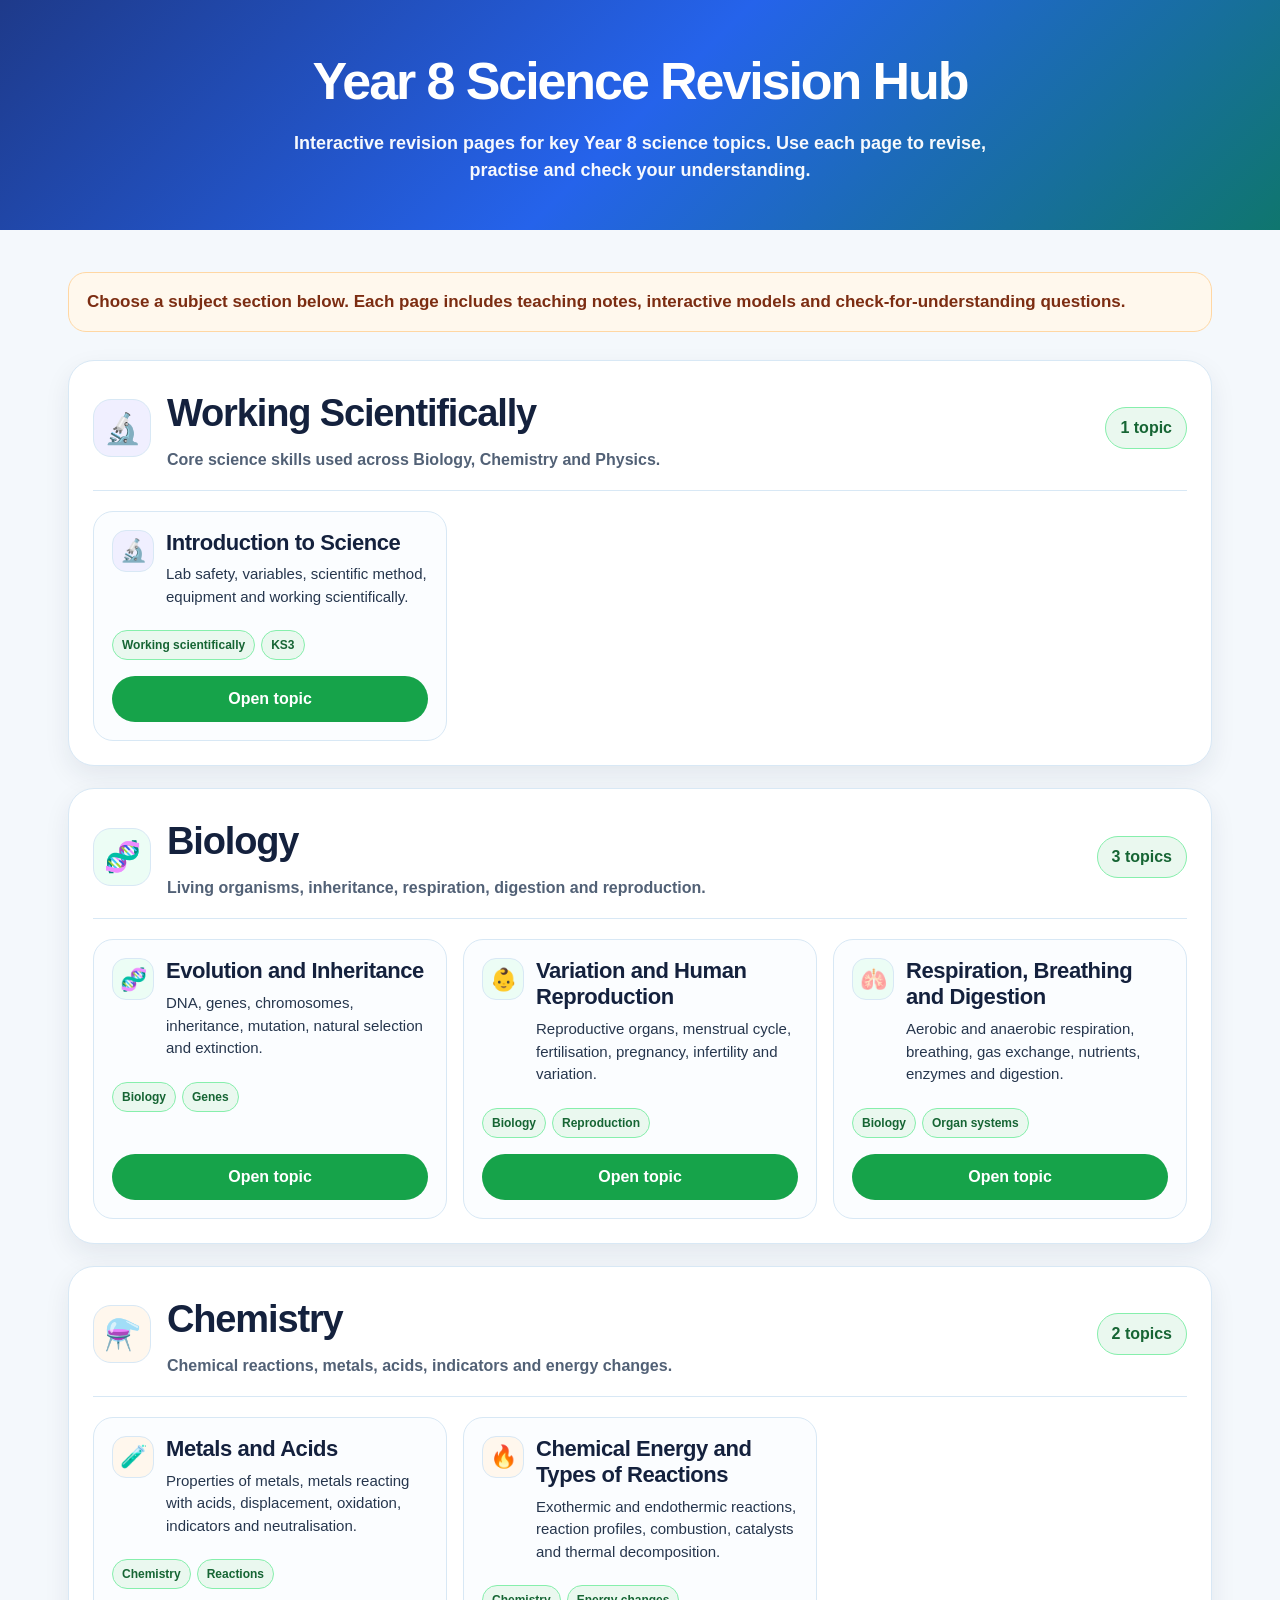
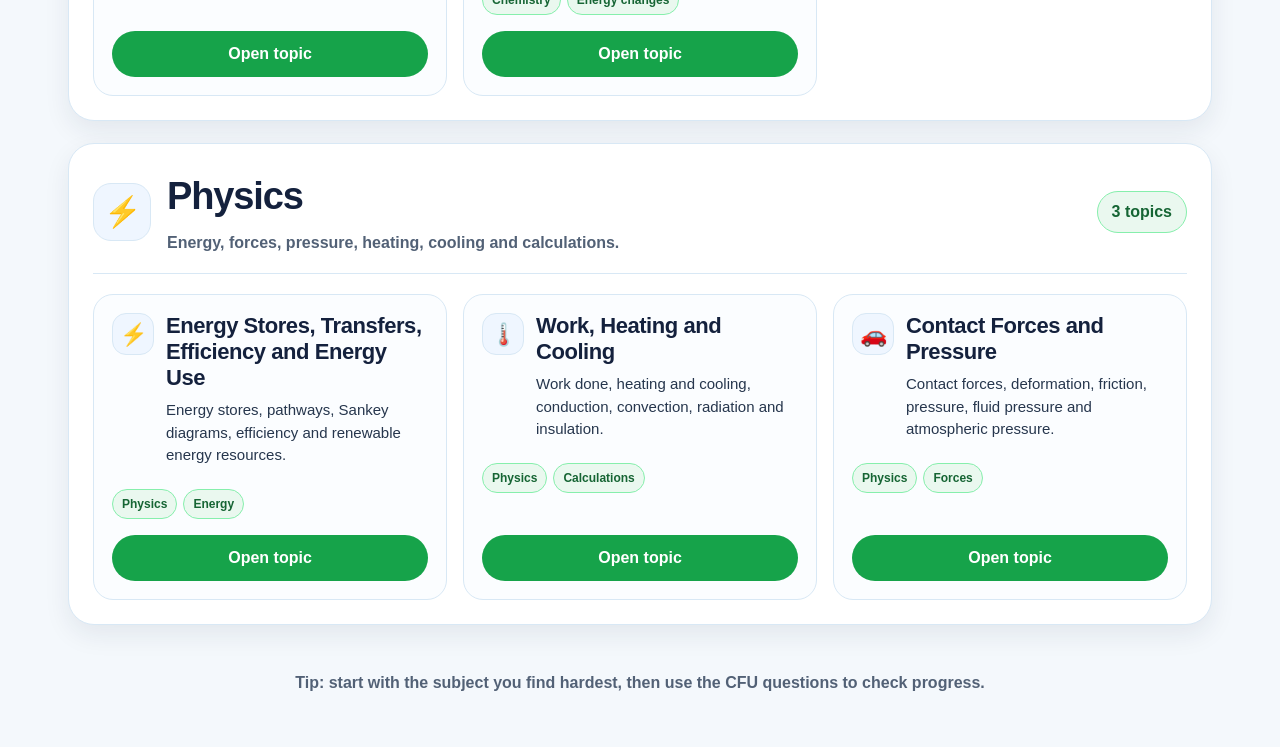
<file: index.html>
<!DOCTYPE html>
<html lang="en">
<head>
<meta charset="UTF-8">
<meta name="viewport" content="width=device-width,initial-scale=1.0">
<title>Year 8 Science Revision Hub</title>
<style>
:root{
  --bg:#f4f8fc;
  --panel:#ffffff;
  --ink:#14213d;
  --muted:#526176;
  --line:#d8e8f5;
  --blue:#2563eb;
  --blue-soft:#eaf2ff;
  --green:#16a34a;
  --green-soft:#eaf8ef;
  --purple:#6d5dfc;
  --purple-soft:#f0efff;
  --orange:#d97706;
  --orange-soft:#fff4e5;
  --shadow:0 10px 26px rgba(20,33,61,.08);
}
*{box-sizing:border-box}
body{
  margin:0;
  font-family:Arial,Helvetica,sans-serif;
  background:var(--bg);
  color:var(--ink);
  line-height:1.5;
}
.hero{
  background:linear-gradient(135deg,#1e3a8a,#2563eb,#0f766e);
  color:white;
  padding:42px 20px 46px;
  text-align:center;
}
.hero-inner{
  max-width:980px;
  margin:0 auto;
}
.hero h1{
  margin:0 0 10px;
  font-size:clamp(32px,5vw,52px);
  letter-spacing:-.04em;
}
.hero p{
  max-width:760px;
  margin:0 auto;
  font-size:18px;
  font-weight:700;
  opacity:.96;
}
main{
  max-width:1180px;
  margin:0 auto;
  padding:28px 18px 52px;
}
.notice{
  background:#fff8ed;
  border:1px solid #ffd7a3;
  color:#7c2d12;
  border-radius:18px;
  padding:16px 18px;
  font-size:17px;
  font-weight:800;
  margin:14px 0 28px;
}
.section{
  background:var(--panel);
  border:1px solid var(--line);
  border-radius:26px;
  box-shadow:var(--shadow);
  padding:24px;
  margin:22px 0;
}
.section-header{
  display:grid;
  grid-template-columns:auto 1fr auto;
  gap:16px;
  align-items:center;
  padding-bottom:18px;
  border-bottom:1px solid var(--line);
}
.icon{
  width:58px;
  height:58px;
  border-radius:18px;
  display:flex;
  align-items:center;
  justify-content:center;
  font-size:30px;
  background:var(--blue-soft);
  border:1px solid var(--line);
}
.section h2{
  margin:0;
  font-size:clamp(26px,3vw,38px);
  letter-spacing:-.03em;
}
.section p{
  margin:6px 0 0;
  color:var(--muted);
  font-weight:700;
}
.count{
  background:var(--green-soft);
  color:#166534;
  border:1px solid #86efac;
  border-radius:999px;
  padding:8px 14px;
  font-weight:900;
  white-space:nowrap;
}
.topic-grid{
  display:grid;
  grid-template-columns:repeat(3,minmax(0,1fr));
  gap:16px;
  margin-top:20px;
}
.card{
  background:#fbfdff;
  border:1px solid var(--line);
  border-radius:20px;
  padding:18px;
  min-height:210px;
  display:flex;
  flex-direction:column;
  justify-content:space-between;
  transition:transform .15s ease, box-shadow .15s ease, border-color .15s ease;
}
.card:hover{
  transform:translateY(-2px);
  box-shadow:0 12px 24px rgba(20,33,61,.10);
  border-color:#b9d8f0;
}
.card-top{
  display:flex;
  gap:12px;
  align-items:flex-start;
}
.mini-icon{
  width:42px;
  height:42px;
  border-radius:14px;
  display:flex;
  align-items:center;
  justify-content:center;
  font-size:22px;
  background:#eef6ff;
  border:1px solid var(--line);
  flex:0 0 auto;
}
.card h3{
  margin:0 0 8px;
  font-size:22px;
  line-height:1.18;
  letter-spacing:-.02em;
}
.card .desc{
  color:#26364d;
  font-size:15px;
  font-weight:500;
  margin:0 0 12px;
}
.tags{
  display:flex;
  flex-wrap:wrap;
  gap:6px;
  margin:10px 0 16px;
}
.tag{
  border:1px solid #86efac;
  background:var(--green-soft);
  color:#166534;
  border-radius:999px;
  padding:5px 9px;
  font-size:12px;
  font-weight:800;
}
.open{
  display:block;
  text-align:center;
  background:#16a34a;
  color:white;
  text-decoration:none;
  border-radius:999px;
  padding:11px 14px;
  font-weight:900;
}
.open:hover{background:#15803d}
.section.bio .icon,.section.bio .mini-icon{background:#ecfdf5}
.section.chem .icon,.section.chem .mini-icon{background:#fff7ed}
.section.phys .icon,.section.phys .mini-icon{background:#eff6ff}
.section.skills .icon,.section.skills .mini-icon{background:#f0efff}
.footer-note{
  text-align:center;
  color:var(--muted);
  font-weight:700;
  padding:24px 0 0;
}
@media(max-width:920px){
  .topic-grid{grid-template-columns:1fr 1fr}
}
@media(max-width:640px){
  main{padding:22px 12px 40px}
  .section{padding:18px}
  .section-header{grid-template-columns:auto 1fr}
  .count{grid-column:1 / -1; justify-self:start}
  .topic-grid{grid-template-columns:1fr}
  .hero{padding:34px 16px 38px}
}
</style>
</head>
<body>
<header class="hero">
  <div class="hero-inner">
    <h1>Year 8 Science Revision Hub</h1>
    <p>Interactive revision pages for key Year 8 science topics. Use each page to revise, practise and check your understanding.</p>
  </div>
</header>

<main>
  <div class="notice">Choose a subject section below. Each page includes teaching notes, interactive models and check-for-understanding questions.</div>

  <section class="section skills">
    <div class="section-header">
      <div class="icon">🔬</div>
      <div>
        <h2>Working Scientifically</h2>
        <p>Core science skills used across Biology, Chemistry and Physics.</p>
      </div>
      <div class="count">1 topic</div>
    </div>
    <div class="topic-grid">

      <article class="card">
        <div>
          <div class="card-top">
            <div class="mini-icon">🔬</div>
            <div>
              <h3>Introduction to Science</h3>
              <p class="desc">Lab safety, variables, scientific method, equipment and working scientifically.</p>
            </div>
          </div>
          <div class="tags"><span class="tag">Working scientifically</span><span class="tag">KS3</span></div>
        </div>
        <a class="open" href="introduction-science.html">Open topic</a>
      </article>

    </div>
  </section>

  <section class="section bio">
    <div class="section-header">
      <div class="icon">🧬</div>
      <div>
        <h2>Biology</h2>
        <p>Living organisms, inheritance, respiration, digestion and reproduction.</p>
      </div>
      <div class="count">3 topics</div>
    </div>
    <div class="topic-grid">

      <article class="card">
        <div>
          <div class="card-top">
            <div class="mini-icon">🧬</div>
            <div>
              <h3>Evolution and Inheritance</h3>
              <p class="desc">DNA, genes, chromosomes, inheritance, mutation, natural selection and extinction.</p>
            </div>
          </div>
          <div class="tags"><span class="tag">Biology</span><span class="tag">Genes</span></div>
        </div>
        <a class="open" href="evolution-inheritance.html">Open topic</a>
      </article>

      <article class="card">
        <div>
          <div class="card-top">
            <div class="mini-icon">👶</div>
            <div>
              <h3>Variation and Human Reproduction</h3>
              <p class="desc">Reproductive organs, menstrual cycle, fertilisation, pregnancy, infertility and variation.</p>
            </div>
          </div>
          <div class="tags"><span class="tag">Biology</span><span class="tag">Reproduction</span></div>
        </div>
        <a class="open" href="variation-human-reproduction.html">Open topic</a>
      </article>

      <article class="card">
        <div>
          <div class="card-top">
            <div class="mini-icon">🫁</div>
            <div>
              <h3>Respiration, Breathing and Digestion</h3>
              <p class="desc">Aerobic and anaerobic respiration, breathing, gas exchange, nutrients, enzymes and digestion.</p>
            </div>
          </div>
          <div class="tags"><span class="tag">Biology</span><span class="tag">Organ systems</span></div>
        </div>
        <a class="open" href="respiration-breathing-digestion.html">Open topic</a>
      </article>

    </div>
  </section>

  <section class="section chem">
    <div class="section-header">
      <div class="icon">⚗️</div>
      <div>
        <h2>Chemistry</h2>
        <p>Chemical reactions, metals, acids, indicators and energy changes.</p>
      </div>
      <div class="count">2 topics</div>
    </div>
    <div class="topic-grid">

      <article class="card">
        <div>
          <div class="card-top">
            <div class="mini-icon">🧪</div>
            <div>
              <h3>Metals and Acids</h3>
              <p class="desc">Properties of metals, metals reacting with acids, displacement, oxidation, indicators and neutralisation.</p>
            </div>
          </div>
          <div class="tags"><span class="tag">Chemistry</span><span class="tag">Reactions</span></div>
        </div>
        <a class="open" href="metals-acids.html">Open topic</a>
      </article>

      <article class="card">
        <div>
          <div class="card-top">
            <div class="mini-icon">🔥</div>
            <div>
              <h3>Chemical Energy and Types of Reactions</h3>
              <p class="desc">Exothermic and endothermic reactions, reaction profiles, combustion, catalysts and thermal decomposition.</p>
            </div>
          </div>
          <div class="tags"><span class="tag">Chemistry</span><span class="tag">Energy changes</span></div>
        </div>
        <a class="open" href="chemical-energy-reactions.html">Open topic</a>
      </article>

    </div>
  </section>

  <section class="section phys">
    <div class="section-header">
      <div class="icon">⚡</div>
      <div>
        <h2>Physics</h2>
        <p>Energy, forces, pressure, heating, cooling and calculations.</p>
      </div>
      <div class="count">3 topics</div>
    </div>
    <div class="topic-grid">

      <article class="card">
        <div>
          <div class="card-top">
            <div class="mini-icon">⚡</div>
            <div>
              <h3>Energy Stores, Transfers, Efficiency and Energy Use</h3>
              <p class="desc">Energy stores, pathways, Sankey diagrams, efficiency and renewable energy resources.</p>
            </div>
          </div>
          <div class="tags"><span class="tag">Physics</span><span class="tag">Energy</span></div>
        </div>
        <a class="open" href="energy-transfer.html">Open topic</a>
      </article>

      <article class="card">
        <div>
          <div class="card-top">
            <div class="mini-icon">🌡️</div>
            <div>
              <h3>Work, Heating and Cooling</h3>
              <p class="desc">Work done, heating and cooling, conduction, convection, radiation and insulation.</p>
            </div>
          </div>
          <div class="tags"><span class="tag">Physics</span><span class="tag">Calculations</span></div>
        </div>
        <a class="open" href="work-heating-cooling.html">Open topic</a>
      </article>

      <article class="card">
        <div>
          <div class="card-top">
            <div class="mini-icon">🚗</div>
            <div>
              <h3>Contact Forces and Pressure</h3>
              <p class="desc">Contact forces, deformation, friction, pressure, fluid pressure and atmospheric pressure.</p>
            </div>
          </div>
          <div class="tags"><span class="tag">Physics</span><span class="tag">Forces</span></div>
        </div>
        <a class="open" href="forces-pressure.html">Open topic</a>
      </article>

    </div>
  </section>

  <div class="footer-note">Tip: start with the subject you find hardest, then use the CFU questions to check progress.</div>
</main>
</body>
</html>
</file>
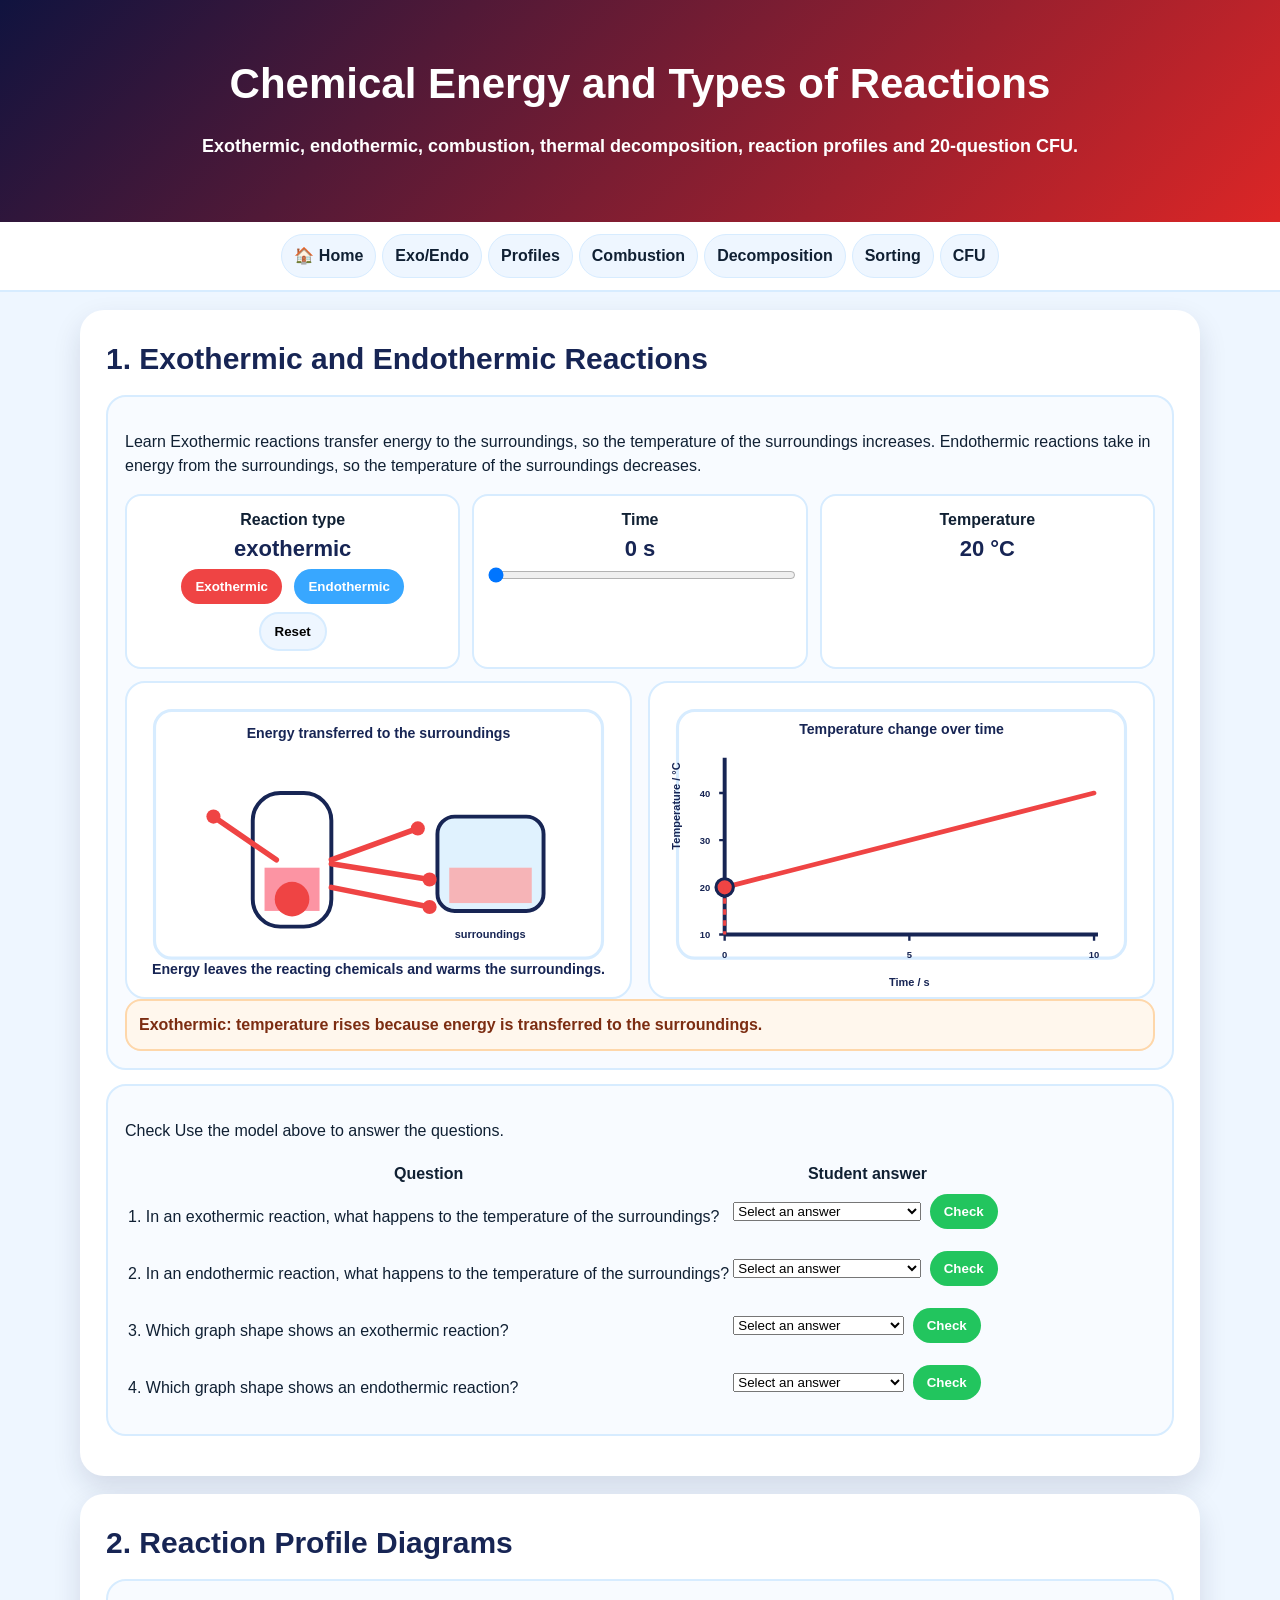
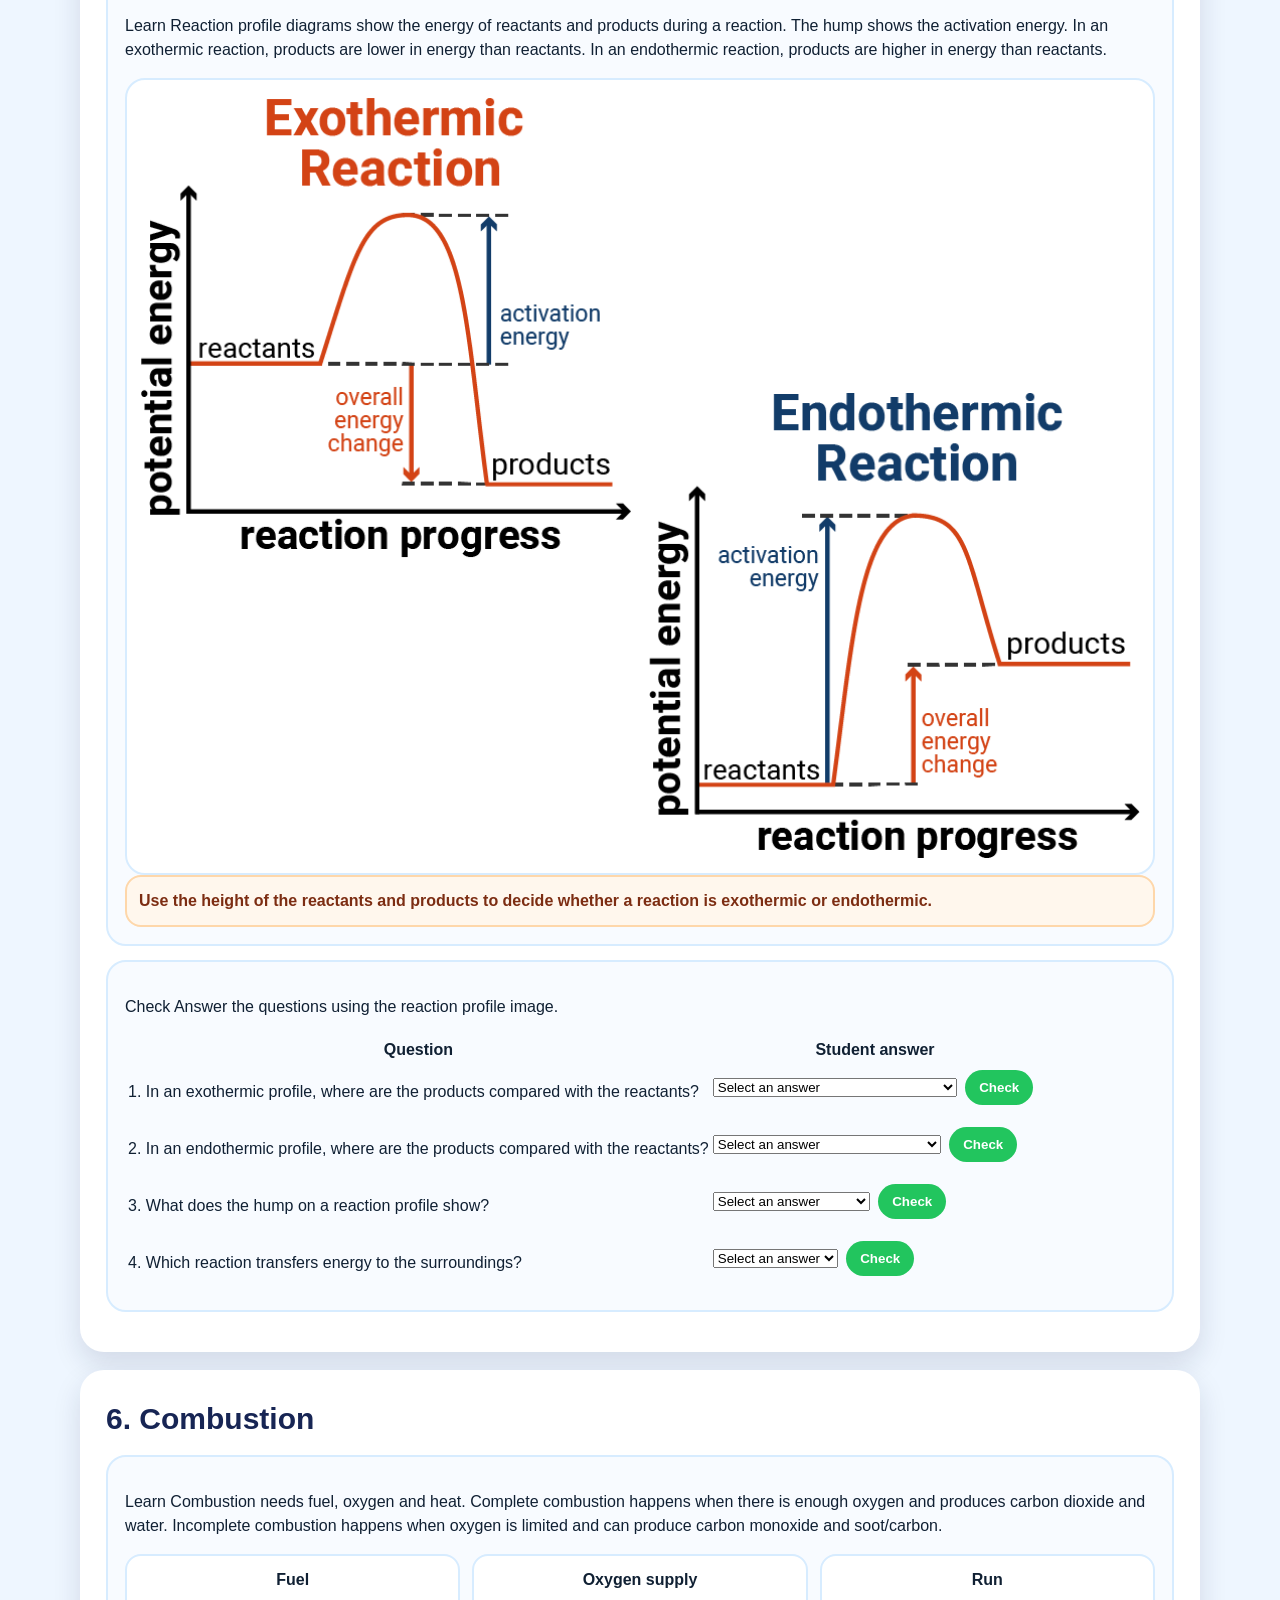
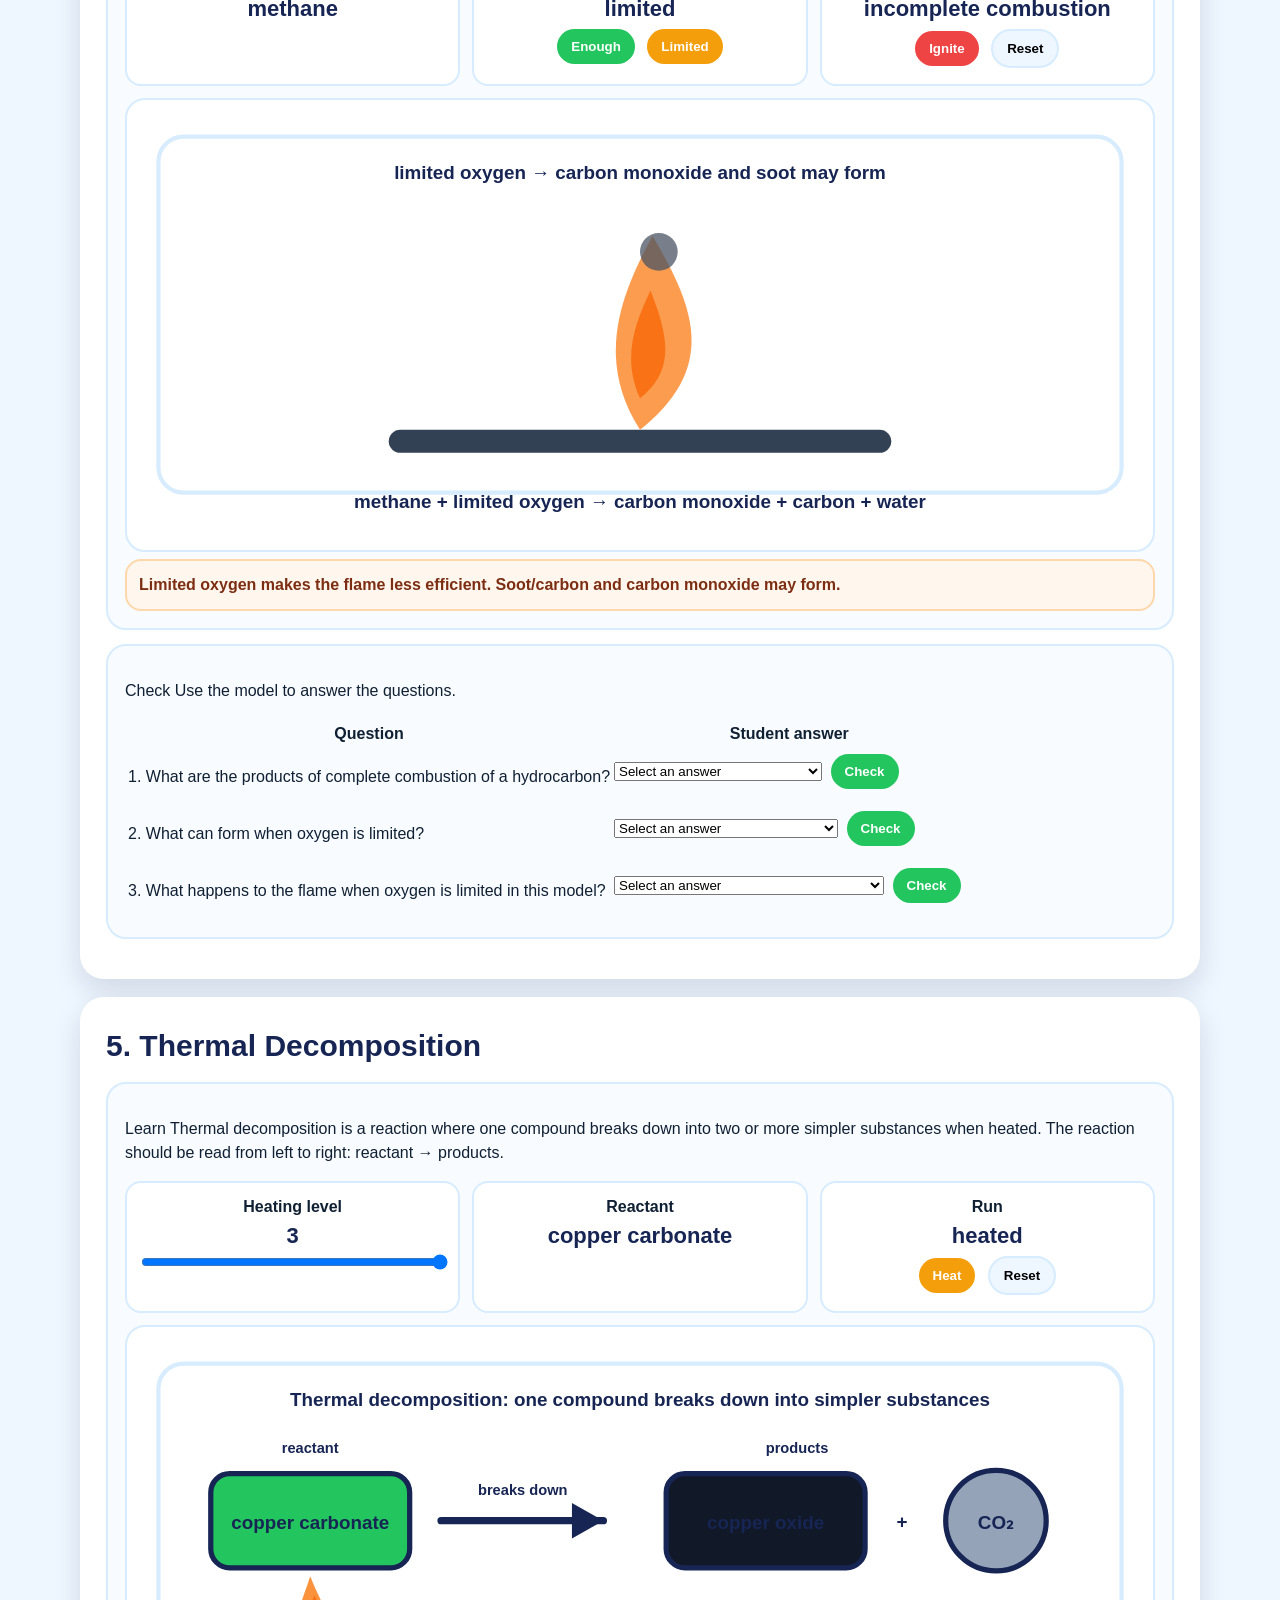
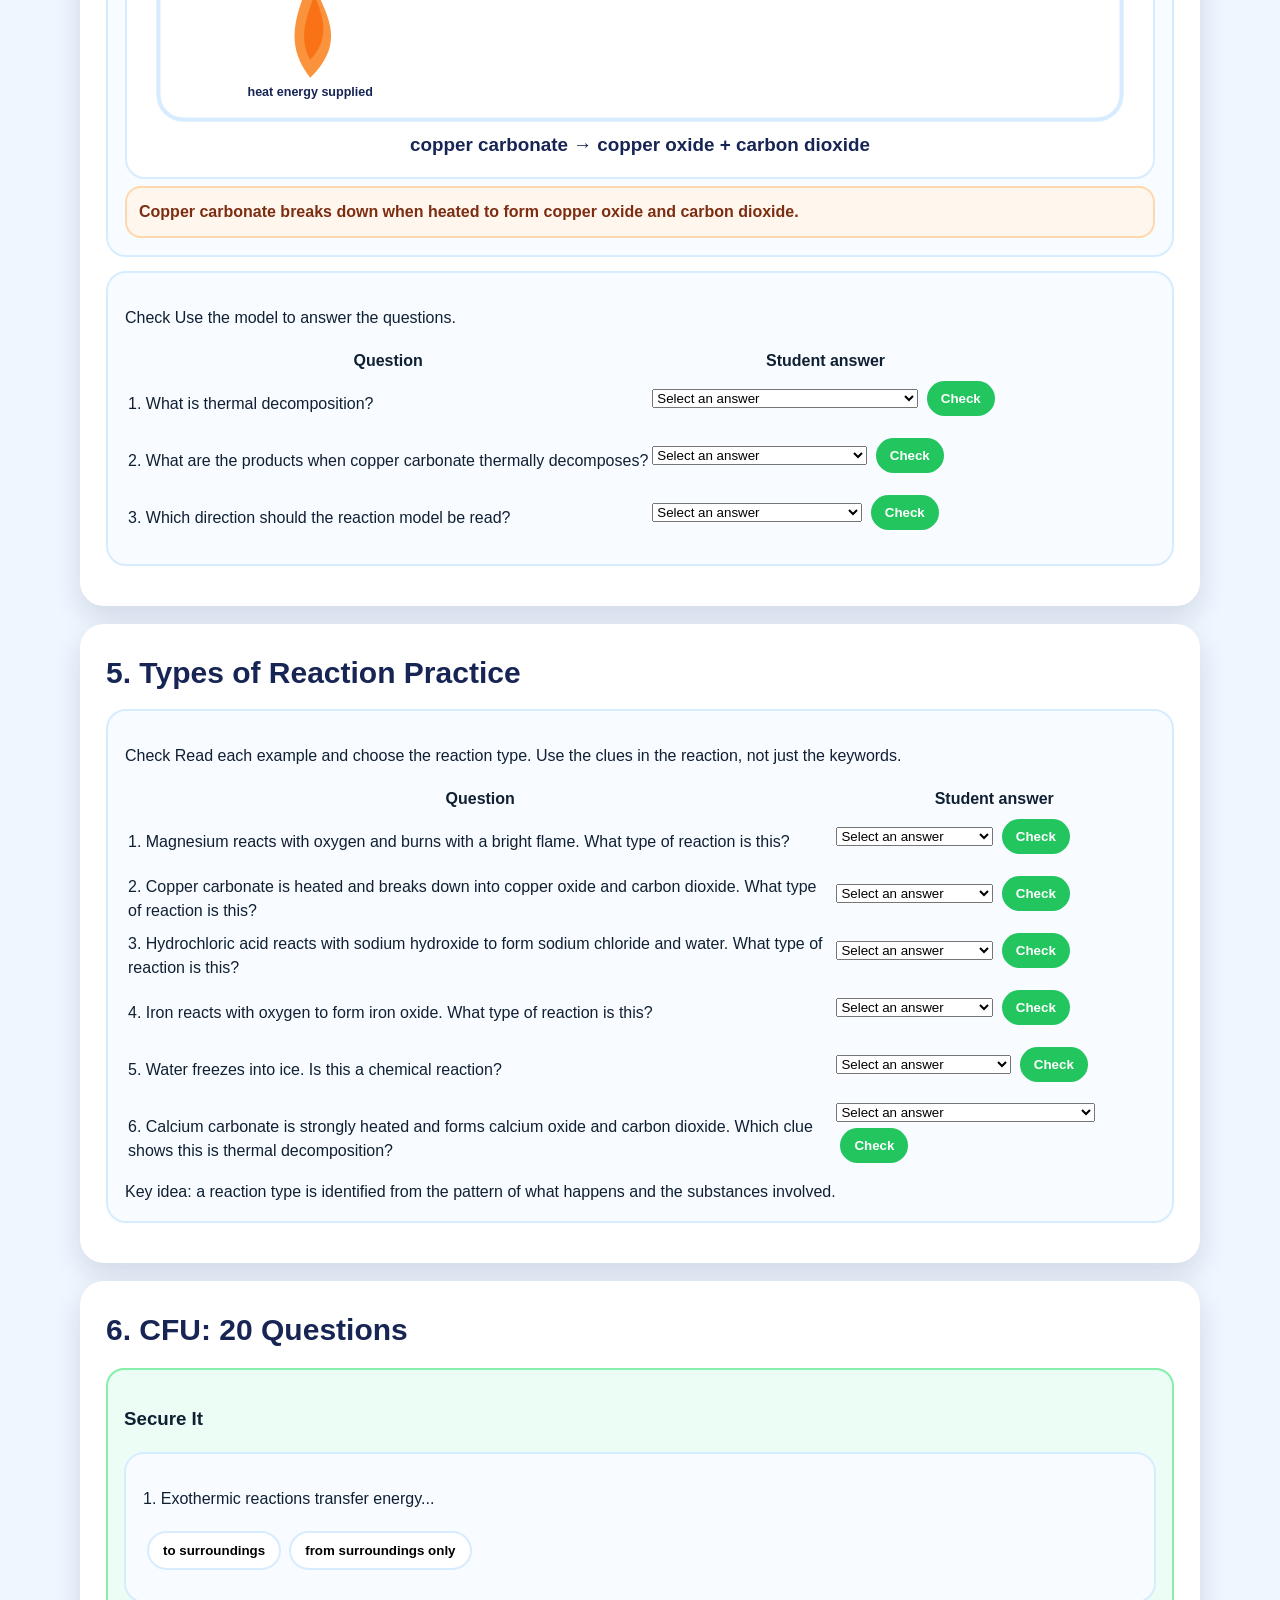
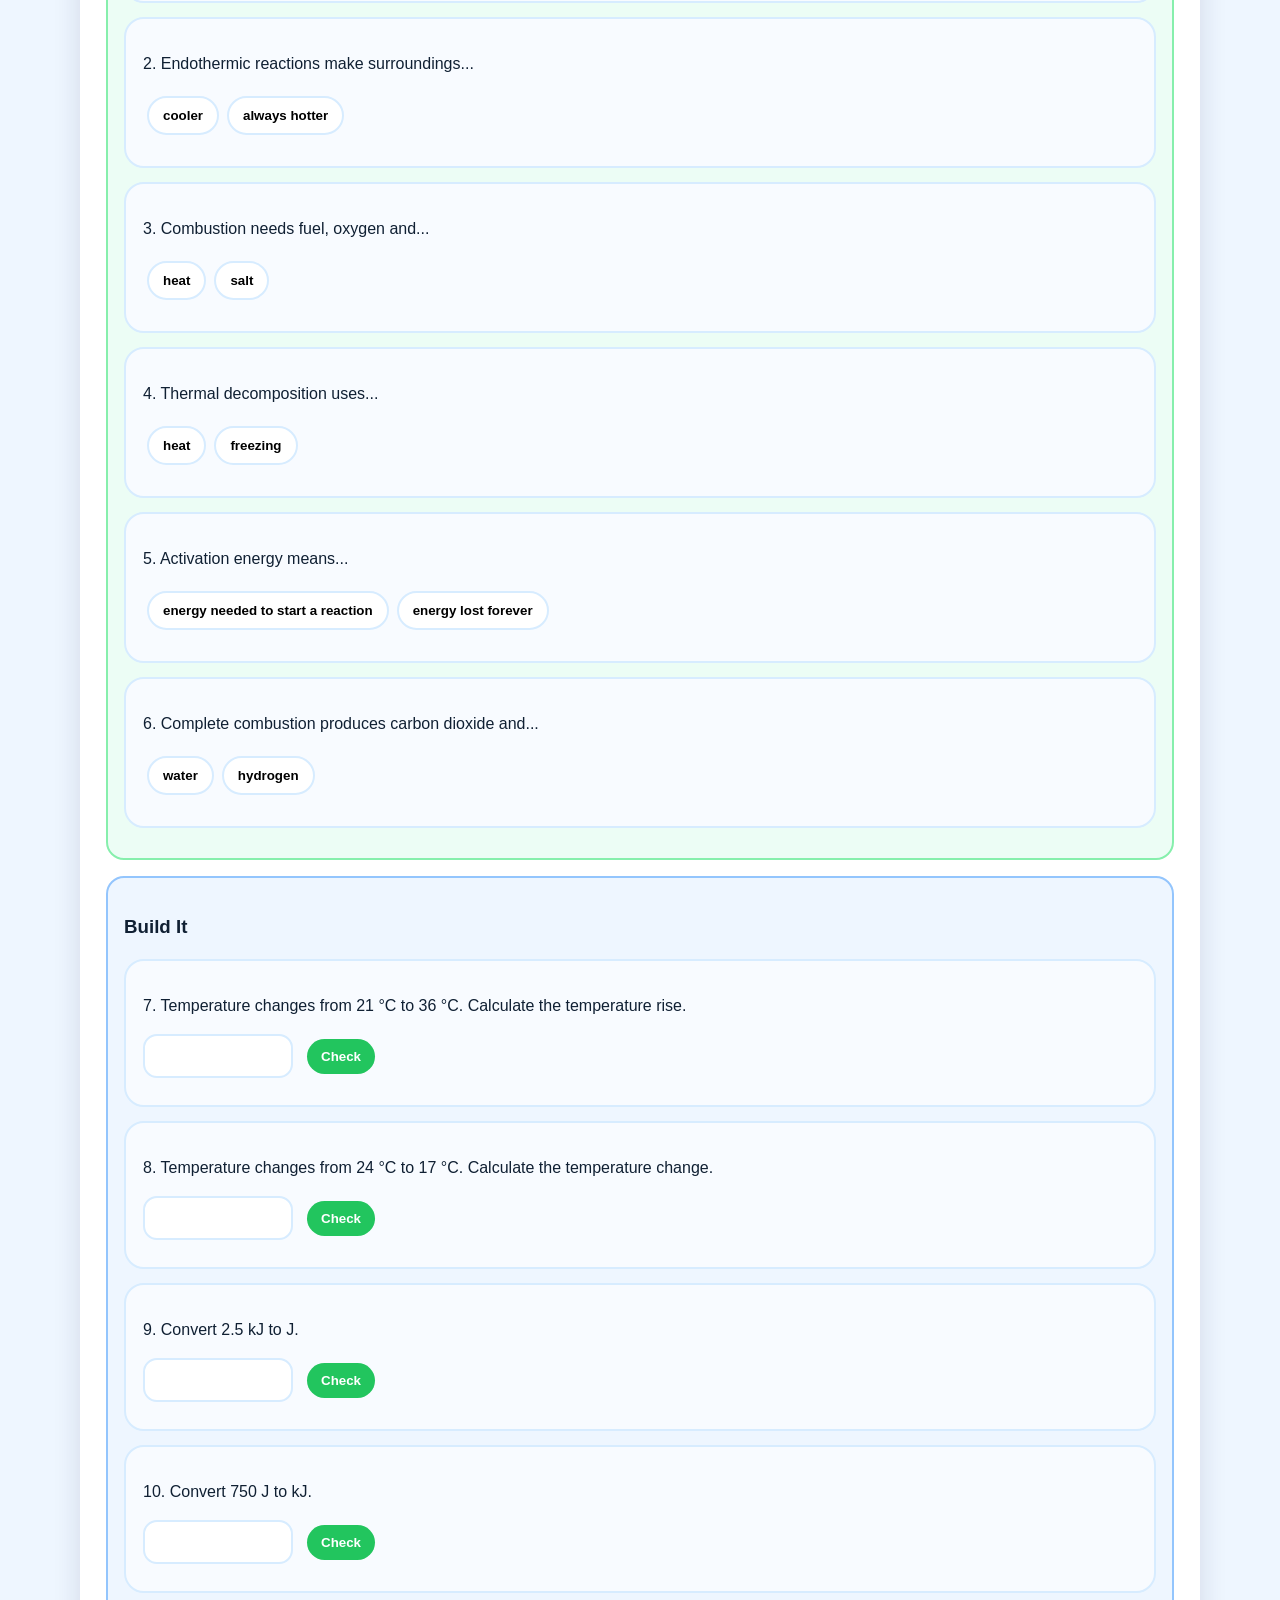
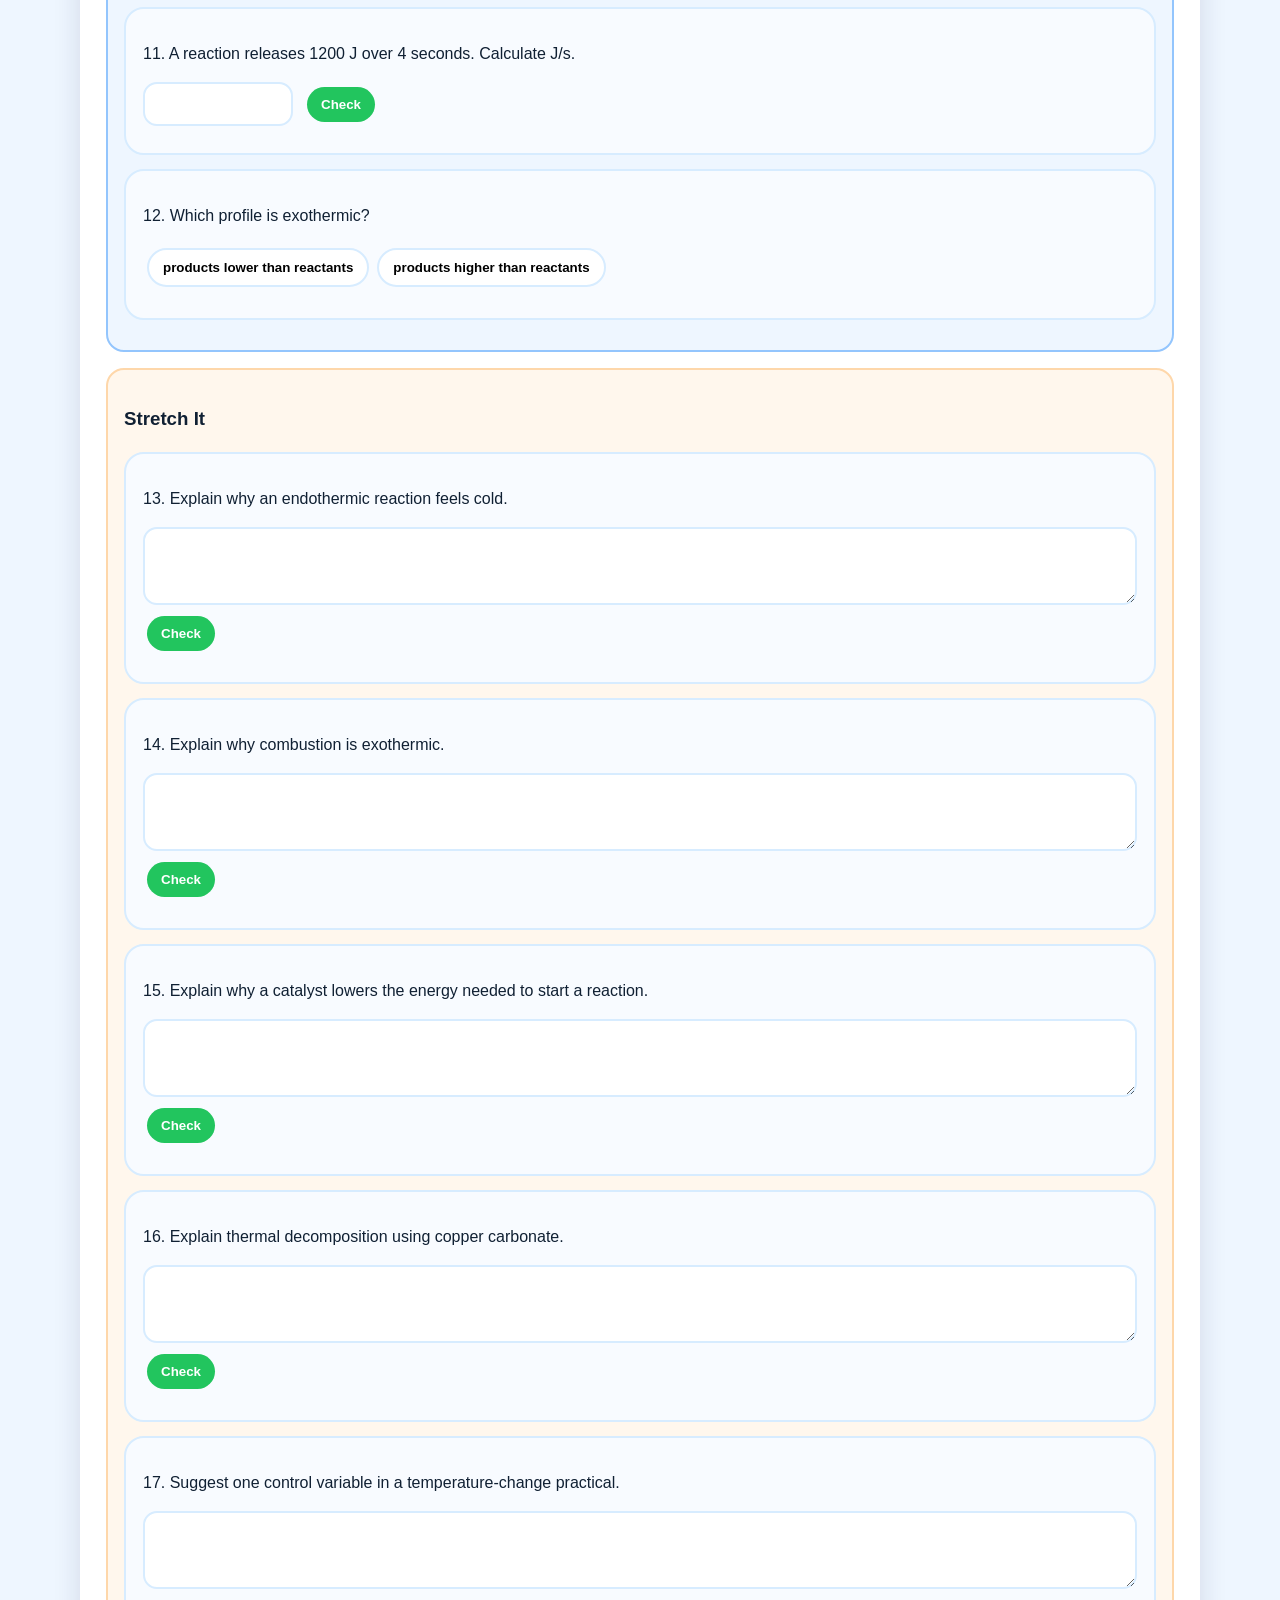
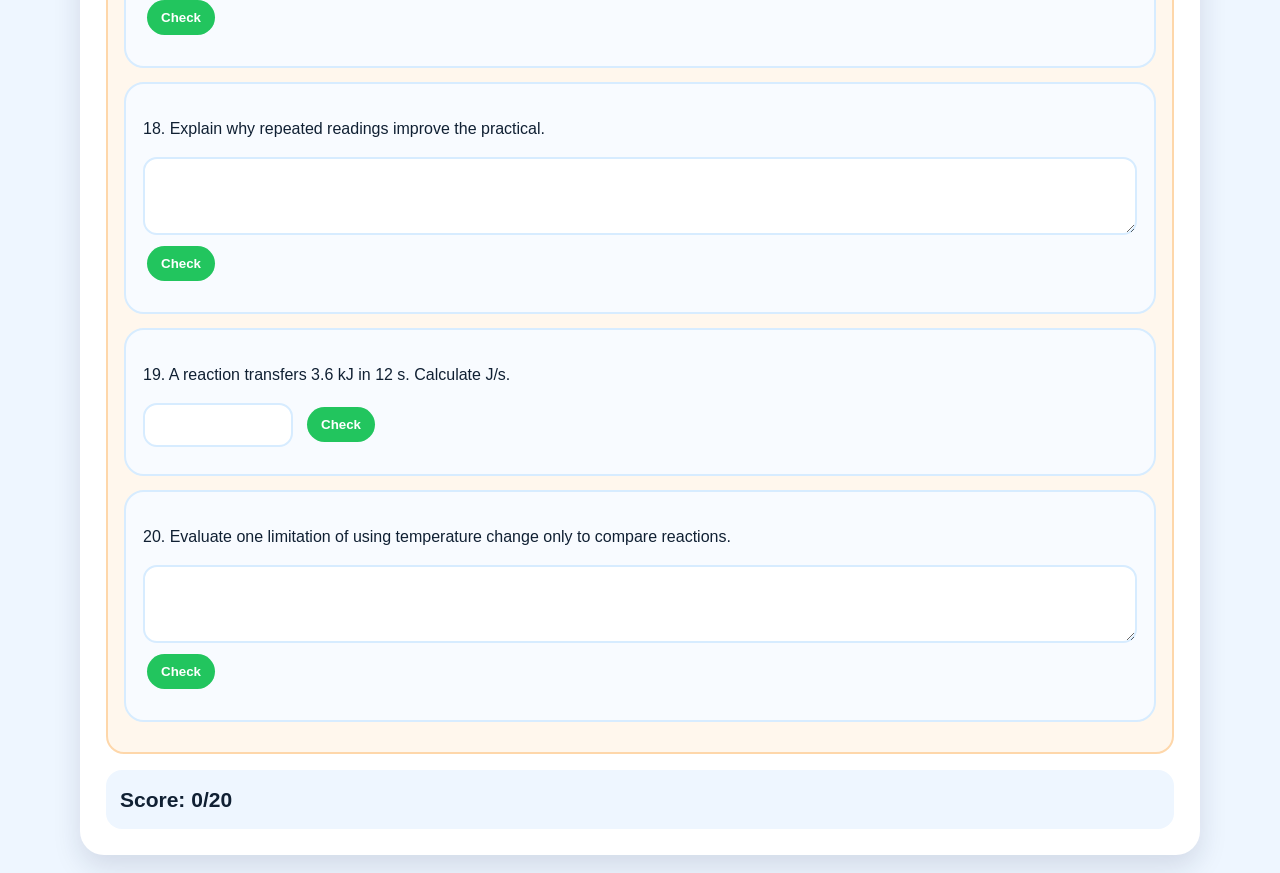
<file: chemical-energy-reactions.html>
<!DOCTYPE html>
<html lang="en">
<head>
<meta charset="UTF-8"><meta name="viewport" content="width=device-width,initial-scale=1.0">
<title>Year 8 Chemical Energy and Types of Reactions</title>
<style>
*{box-sizing:border-box}body{margin:0;font-family:Arial,sans-serif;background:#eef6ff;color:#102033;line-height:1.5}
.hero{background:linear-gradient(135deg,#10133f,#dc2626);color:white;text-align:center;padding:44px 18px}.hero h1{font-size:42px;margin:8px 0}.hero p{font-size:18px;font-weight:800}
.nav{position:sticky;top:0;background:white;border-bottom:2px solid #d7ecff;text-align:center;padding:9px;z-index:20}.nav a{display:inline-block;margin:3px;padding:9px 12px;background:#eef6ff;border:1px solid #d7ecff;border-radius:999px;text-decoration:none;color:#102033;font-weight:900}
section{max-width:1120px;margin:18px auto;background:white;border-radius:24px;padding:26px;box-shadow:0 12px 28px rgba(20,30,70,.13)}
h2{font-size:30px;color:#172554;margin:0 0 10px}.task,.quiz-card,.card{border:2px solid #d7ecff;border-radius:20px;background:#f8fbff;padding:17px;margin:14px 0}
.two{display:grid;grid-template-columns:1fr 1fr;gap:16px}.grid{display:grid;grid-template-columns:repeat(3,1fr);gap:12px}
.controls,.output{display:grid;grid-template-columns:repeat(3,1fr);gap:12px;margin:12px 0}.control,.output div{background:white;border:2px solid #d7ecff;border-radius:16px;padding:12px;text-align:center;font-weight:900}.control strong,.output strong{display:block;font-size:22px;color:#172554}
button{border:0;border-radius:999px;padding:10px 14px;margin:4px;font-weight:900;cursor:pointer}.green{background:#22c55e;color:white}.blue{background:#38a7ff;color:white}.orange{background:#f59e0b;color:white}.red{background:#ef4444;color:white}.ghost{background:#eef6ff;border:2px solid #d7ecff}
input[type=range]{width:100%}.choice-grid{display:grid;grid-template-columns:repeat(2,1fr);gap:10px}.choice{text-align:left;background:white;border:2px solid #d7ecff}.correct{background:#dcfce7!important;border-color:#22c55e!important}.wrong{background:#fff1f2!important;border-color:#ef4444!important}
.feedback{font-weight:900;margin-top:10px}.ok{color:#15803d}.no{color:#dc2626}.calc-input{display:flex;gap:10px;flex-wrap:wrap;align-items:center}.calc-input input{padding:11px;border:2px solid #d7ecff;border-radius:14px;font-size:16px;max-width:150px}
textarea{width:100%;min-height:78px;border:2px solid #d7ecff;border-radius:14px;padding:11px;font-size:16px}.info{background:#fff7ed;border:2px solid #fed7aa;border-radius:16px;padding:12px;font-weight:900;color:#7c2d12}
svg{width:100%;height:auto;background:white;border:2px solid #d7ecff;border-radius:20px}.profile-img{width:100%;height:auto;display:block;border:2px solid #d7ecff;border-radius:20px;background:white;padding:10px}.label{font:bold 14px Arial;fill:#172554}.big{font:bold 18px Arial;fill:#172554}.small{font:bold 12px Arial;fill:#172554}
.tempFill{transition:height .5s,y .5s,fill .5s}.bar{transition:height .5s,y .5s}
.particle{animation:vib .25s infinite alternate}@keyframes vib{to{transform:translate(4px,-4px)}}
.flame{animation:flicker .55s infinite alternate}@keyframes flicker{from{opacity:.55;transform:scaleY(.9)}to{opacity:1;transform:scaleY(1.08)}}
.gas{animation:gasUp 1.2s infinite linear}@keyframes gasUp{from{opacity:0;transform:translateY(18px)}50%{opacity:1}to{opacity:0;transform:translateY(-28px)}}
.quiz-band{padding:16px;border-radius:18px;margin:16px 0}.secure{background:#ecfdf5;border:2px solid #86efac}.build{background:#eef6ff;border:2px solid #93c5fd}.stretch{background:#fff7ed;border:2px solid #fed7aa}.quiz-score{font-size:21px;font-weight:900;padding:14px;background:#eef6ff;border-radius:16px}
@media(max-width:850px){.two,.grid,.controls,.output,.choice-grid{grid-template-columns:1fr}.nav{position:static}.hero h1{font-size:34px}}
</style>
</head>
<body>
<header class="hero"><h1>Chemical Energy and Types of Reactions</h1><p>Exothermic, endothermic, combustion, thermal decomposition, reaction profiles and 20-question CFU.</p></header>
<nav class="nav"><a href="index.html">🏠 Home</a><a href="#exoendo">Exo/Endo</a><a href="#profiles">Profiles</a><a href="#combustion">Combustion</a><a href="#decomposition">Decomposition</a><a href="#sorting">Sorting</a><a href="#quiz">CFU</a></nav>

<section id="exo-endo">
<h2>1. Exothermic and Endothermic Reactions</h2>

<div class="task">
<p><span class="step">Learn</span> Exothermic reactions transfer energy to the surroundings, so the temperature of the surroundings increases. Endothermic reactions take in energy from the surroundings, so the temperature of the surroundings decreases.</p>

<div class="controls">
<div class="control">Reaction type
<strong id="reactionTypeLabel">exothermic</strong>
<button class="red" onclick="setEnergyReaction('exo')">Exothermic</button>
<button class="blue" onclick="setEnergyReaction('endo')">Endothermic</button>
<button class="ghost" onclick="resetEnergyReaction()">Reset</button>
</div>
<div class="control">Time
<strong><span id="energyTimeLabel">0</span> s</strong>
<input id="energyTimeSlider" type="range" min="0" max="10" value="0" oninput="updateEnergyReaction()">
</div>
<div class="control">Temperature
<strong><span id="energyTempLabel">20</span> °C</strong>
</div>
</div>

<div class="two">
<svg viewBox="0 0 640 400" aria-label="exothermic and endothermic reaction model">
<rect x="35" y="35" width="570" height="315" rx="22" fill="#ffffff" stroke="#d7ecff" stroke-width="4"/>
<text id="energyModelTitle" x="320" y="70" text-anchor="middle" class="big">Energy transferred to the surroundings</text>

<!-- reaction tube -->
<rect x="160" y="140" width="100" height="170" rx="35" fill="#ffffff" stroke="#172554" stroke-width="5"/>
<rect id="tubeLiquid" x="175" y="235" width="70" height="55" fill="#fb7185" opacity=".75"/>
<circle id="reactionDot" cx="210" cy="275" r="22" fill="#ef4444"/>

<!-- thermometer/surroundings beaker -->
<rect x="395" y="170" width="135" height="120" rx="22" fill="#e0f2fe" stroke="#172554" stroke-width="5"/>
<rect id="surroundingLiquid" x="410" y="235" width="105" height="45" fill="#fca5a5" opacity=".8"/>
<text x="462" y="325" text-anchor="middle" class="label">surroundings</text>

<!-- arrows -->
<g id="energyArrowGroup"></g>

<text id="energyDirectionText" x="320" y="370" text-anchor="middle" class="big">Energy leaves the reacting chemicals and warms the surroundings.</text>
</svg>

<svg viewBox="0 0 640 400" aria-label="temperature against time graph">
<rect x="35" y="35" width="570" height="315" rx="22" fill="#ffffff" stroke="#d7ecff" stroke-width="4"/>
<text x="320" y="65" text-anchor="middle" class="big">Temperature change over time</text>

<!-- axes -->
<line x1="95" y1="320" x2="570" y2="320" stroke="#172554" stroke-width="5"/>
<line x1="95" y1="320" x2="95" y2="95" stroke="#172554" stroke-width="5"/>

<!-- y tick marks -->
<line x1="88" y1="320" x2="95" y2="320" stroke="#172554" stroke-width="3"/>
<line x1="88" y1="260" x2="95" y2="260" stroke="#172554" stroke-width="3"/>
<line x1="88" y1="200" x2="95" y2="200" stroke="#172554" stroke-width="3"/>
<line x1="88" y1="140" x2="95" y2="140" stroke="#172554" stroke-width="3"/>
<text x="70" y="325" class="small" text-anchor="middle">10</text>
<text x="70" y="265" class="small" text-anchor="middle">20</text>
<text x="70" y="205" class="small" text-anchor="middle">30</text>
<text x="70" y="145" class="small" text-anchor="middle">40</text>

<!-- x tick marks -->
<line x1="95" y1="320" x2="95" y2="328" stroke="#172554" stroke-width="3"/>
<line x1="330" y1="320" x2="330" y2="328" stroke="#172554" stroke-width="3"/>
<line x1="565" y1="320" x2="565" y2="328" stroke="#172554" stroke-width="3"/>
<text x="95" y="350" class="small" text-anchor="middle">0</text>
<text x="330" y="350" class="small" text-anchor="middle">5</text>
<text x="565" y="350" class="small" text-anchor="middle">10</text>

<text x="330" y="385" text-anchor="middle" class="label">Time / s</text>
<text x="38" y="212" class="label" transform="rotate(-90 38 212)">Temperature / °C</text>

<path id="energyGraphLine" d="M95 260 L565 140" stroke="#ef4444" stroke-width="6" fill="none" stroke-linecap="round"/>
<circle id="energyGraphCursor" cx="95" cy="260" r="11" fill="#ef4444" stroke="#172554" stroke-width="4"/>
<line id="energyGraphDrop" x1="95" y1="260" x2="95" y2="320" stroke="#ef4444" stroke-width="4" stroke-dasharray="7 7"/>
</svg>
</div>

<div class="info" id="energyReactionExplain">Exothermic: temperature rises because energy is transferred to the surroundings.</div>
</div>

<div class="task">
<p><span class="step">Check</span> Use the model above to answer the questions.</p>

<table>
<tr><th>Question</th><th>Student answer</th></tr>

<tr>
<td>1. In an exothermic reaction, what happens to the temperature of the surroundings?</td>
<td>
<select id="energyQ1">
<option value="">Select an answer</option>
<option value="rises">temperature rises</option>
<option value="falls">temperature falls</option>
<option value="same">temperature stays the same</option>
</select>
<button class="green" onclick="checkDropdown('energyQ1','rises','energyF1','Correct: the temperature rises.','Model answer: In an exothermic reaction, energy is transferred to the surroundings, so the temperature rises.')">Check</button>
<div id="energyF1" class="feedback"></div>
</td>
</tr>

<tr>
<td>2. In an endothermic reaction, what happens to the temperature of the surroundings?</td>
<td>
<select id="energyQ2">
<option value="">Select an answer</option>
<option value="rises">temperature rises</option>
<option value="falls">temperature falls</option>
<option value="same">temperature stays the same</option>
</select>
<button class="green" onclick="checkDropdown('energyQ2','falls','energyF2','Correct: the temperature falls.','Model answer: In an endothermic reaction, energy is taken in from the surroundings, so the temperature falls.')">Check</button>
<div id="energyF2" class="feedback"></div>
</td>
</tr>

<tr>
<td>3. Which graph shape shows an exothermic reaction?</td>
<td>
<select id="energyQ3">
<option value="">Select an answer</option>
<option value="up">a line that rises over time</option>
<option value="down">a line that falls over time</option>
<option value="flat">a flat line</option>
</select>
<button class="green" onclick="checkDropdown('energyQ3','up','energyF3','Correct: exothermic temperature increases over time.','Model answer: An exothermic reaction is shown by a temperature-time graph that rises.')">Check</button>
<div id="energyF3" class="feedback"></div>
</td>
</tr>

<tr>
<td>4. Which graph shape shows an endothermic reaction?</td>
<td>
<select id="energyQ4">
<option value="">Select an answer</option>
<option value="up">a line that rises over time</option>
<option value="down">a line that falls over time</option>
<option value="flat">a flat line</option>
</select>
<button class="green" onclick="checkDropdown('energyQ4','down','energyF4','Correct: endothermic temperature decreases over time.','Model answer: An endothermic reaction is shown by a temperature-time graph that falls.')">Check</button>
<div id="energyF4" class="feedback"></div>
</td>
</tr>
</table>
</div>
</section>

<section id="reaction-profiles">
<h2>2. Reaction Profile Diagrams</h2>

<div class="task">
<p><span class="step">Learn</span> Reaction profile diagrams show the energy of reactants and products during a reaction. The hump shows the activation energy. In an exothermic reaction, products are lower in energy than reactants. In an endothermic reaction, products are higher in energy than reactants.</p>

<img class="profile-img" src="energy-profile-diagrams.png" alt="Exothermic and endothermic reaction profile diagrams showing activation energy and overall energy change">

<div class="info">Use the height of the reactants and products to decide whether a reaction is exothermic or endothermic.</div>
</div>

<div class="task">
<p><span class="step">Check</span> Answer the questions using the reaction profile image.</p>
<table>
<tr><th>Question</th><th>Student answer</th></tr>
<tr>
<td>1. In an exothermic profile, where are the products compared with the reactants?</td>
<td><select id="profileQ1"><option value="">Select an answer</option><option value="lower">products are lower in energy</option><option value="higher">products are higher in energy</option><option value="same">products are always the same energy</option></select>
<button class="green" onclick="checkDropdown('profileQ1','lower','profileF1','Correct: exothermic products are lower in energy.','Model answer: In an exothermic reaction, the products are lower in energy than the reactants.')">Check</button><div id="profileF1" class="feedback"></div></td>
</tr>
<tr>
<td>2. In an endothermic profile, where are the products compared with the reactants?</td>
<td><select id="profileQ2"><option value="">Select an answer</option><option value="higher">products are higher in energy</option><option value="lower">products are lower in energy</option><option value="same">products must be the same energy</option></select>
<button class="green" onclick="checkDropdown('profileQ2','higher','profileF2','Correct: endothermic products are higher in energy.','Model answer: In an endothermic reaction, the products are higher in energy than the reactants.')">Check</button><div id="profileF2" class="feedback"></div></td>
</tr>
<tr>
<td>3. What does the hump on a reaction profile show?</td>
<td><select id="profileQ3"><option value="">Select an answer</option><option value="activation">activation energy</option><option value="mass">mass of products</option><option value="temperature">room temperature only</option></select>
<button class="green" onclick="checkDropdown('profileQ3','activation','profileF3','Correct: the hump shows activation energy.','Model answer: The hump shows the activation energy needed to start the reaction.')">Check</button><div id="profileF3" class="feedback"></div></td>
</tr>
<tr>
<td>4. Which reaction transfers energy to the surroundings?</td>
<td><select id="profileQ4"><option value="">Select an answer</option><option value="exo">exothermic</option><option value="endo">endothermic</option></select>
<button class="green" onclick="checkDropdown('profileQ4','exo','profileF4','Correct: exothermic reactions transfer energy to the surroundings.','Model answer: Exothermic reactions transfer energy to the surroundings.')">Check</button><div id="profileF4" class="feedback"></div></td>
</tr>
</table>
</div>
</section>

<section id="combustion">
<h2>6. Combustion</h2>

<div class="task">
<p><span class="step">Learn</span> Combustion needs fuel, oxygen and heat. Complete combustion happens when there is enough oxygen and produces carbon dioxide and water. Incomplete combustion happens when oxygen is limited and can produce carbon monoxide and soot/carbon.</p>

<div class="controls">
<div class="control">Fuel
<strong>methane</strong>
</div>
<div class="control">Oxygen supply
<strong id="oxygenLabel">limited</strong>
<button class="green" onclick="setCombustion('enough')">Enough</button>
<button class="orange" onclick="setCombustion('limited')">Limited</button>
</div>
<div class="control">Run
<strong id="combustionResult">incomplete combustion</strong>
<button class="red" onclick="igniteCombustion()">Ignite</button>
<button class="ghost" onclick="resetCombustion()">Reset</button>
</div>
</div>

<svg viewBox="0 0 980 430" aria-label="combustion model with oxygen supply and flame intensity">
<rect x="30" y="35" width="920" height="340" rx="24" fill="#ffffff" stroke="#d7ecff" stroke-width="4"/>
<text id="combustionTitle" x="490" y="75" text-anchor="middle" class="big">limited oxygen → carbon monoxide and soot may form</text>

<!-- burner -->
<rect x="250" y="315" width="480" height="22" rx="11" fill="#334155"/>

<!-- flame group -->
<g id="combustionFlame" transform="translate(490 270)">
<path id="outerFlame" d="M0 45 C-45 -25 -15 -90 12 -140 C52 -72 75 -15 0 45 Z" fill="#fb923c" opacity=".9"/>
<path id="innerFlame" d="M0 15 C-18 -25 -4 -58 10 -88 C27 -45 34 -12 0 15 Z" fill="#f97316"/>
<circle id="sootDot" cx="18" cy="-125" r="18" fill="#4b5563" opacity=".75"/>
</g>

<!-- oxygen/product particles -->
<g id="combustionParticles"></g>

<text id="combustionEquation" x="490" y="390" text-anchor="middle" class="big">methane + limited oxygen → carbon monoxide + carbon + water</text>
</svg>

<div class="info" id="combustionExplain">Limited oxygen makes the flame less efficient. Soot/carbon and carbon monoxide may form.</div>
</div>

<div class="task">
<p><span class="step">Check</span> Use the model to answer the questions.</p>
<table>
<tr><th>Question</th><th>Student answer</th></tr>
<tr>
<td>1. What are the products of complete combustion of a hydrocarbon?</td>
<td><select id="combQ1"><option value="">Select an answer</option><option value="co2-water">carbon dioxide and water</option><option value="co-soot">carbon monoxide and soot only</option><option value="oxygen-water">oxygen and water</option></select>
<button class="green" onclick="checkDropdown('combQ1','co2-water','combF1','Correct: complete combustion produces carbon dioxide and water.','Model answer: Complete combustion of a hydrocarbon produces carbon dioxide and water.')">Check</button><div id="combF1" class="feedback"></div></td>
</tr>
<tr>
<td>2. What can form when oxygen is limited?</td>
<td><select id="combQ2"><option value="">Select an answer</option><option value="co-soot">carbon monoxide and soot/carbon</option><option value="only-co2">only carbon dioxide</option><option value="salt-water">salt and water</option></select>
<button class="green" onclick="checkDropdown('combQ2','co-soot','combF2','Correct: carbon monoxide and soot/carbon may form.','Model answer: When oxygen is limited, incomplete combustion can produce carbon monoxide and soot/carbon.')">Check</button><div id="combF2" class="feedback"></div></td>
</tr>
<tr>
<td>3. What happens to the flame when oxygen is limited in this model?</td>
<td><select id="combQ3"><option value="">Select an answer</option><option value="weaker-sooty">it is smaller/less intense and soot appears</option><option value="stronger-clean">it becomes stronger and cleaner</option><option value="no-change">nothing changes</option></select>
<button class="green" onclick="checkDropdown('combQ3','weaker-sooty','combF3','Correct: limited oxygen gives a weaker, sootier flame in the model.','Model answer: With limited oxygen, combustion is incomplete, so the flame is less efficient and soot/carbon may appear.')">Check</button><div id="combF3" class="feedback"></div></td>
</tr>
</table>
</div>
</section>

<section id="thermal-decomposition">
<h2>5. Thermal Decomposition</h2>

<div class="task">
<p><span class="step">Learn</span> Thermal decomposition is a reaction where one compound breaks down into two or more simpler substances when heated. The reaction should be read from left to right: reactant → products.</p>

<div class="controls">
<div class="control">Heating level
<strong><span id="decompHeatLabel">3</span></strong>
<input id="decompHeatSlider" type="range" min="0" max="3" value="3" oninput="updateDecomposition()">
</div>
<div class="control">Reactant
<strong>copper carbonate</strong>
</div>
<div class="control">Run
<strong id="decompStatus">heated</strong>
<button class="orange" onclick="runDecomposition()">Heat</button>
<button class="ghost" onclick="resetDecomposition()">Reset</button>
</div>
</div>

<svg viewBox="0 0 980 430" aria-label="thermal decomposition left to right reaction">
<rect x="30" y="35" width="920" height="340" rx="24" fill="#ffffff" stroke="#d7ecff" stroke-width="4"/>
<text x="490" y="75" text-anchor="middle" class="big">Thermal decomposition: one compound breaks down into simpler substances</text>

<!-- left to right pathway -->
<text x="175" y="120" text-anchor="middle" class="label">reactant</text>
<rect id="decompReactantBox" x="80" y="140" width="190" height="90" rx="18" fill="#22c55e" stroke="#172554" stroke-width="5"/>
<text x="175" y="193" text-anchor="middle" class="big">copper carbonate</text>

<!-- heating flame under reactant -->
<g id="decompFlame" transform="translate(175 280)">
<path d="M0 55 C-28 20 -10 -10 0 -42 C12 -10 38 18 0 55 Z" fill="#fb923c"/>
<path d="M0 38 C-12 15 -3 -4 4 -24 C12 -4 20 16 0 38 Z" fill="#f97316"/>
</g>
<text x="175" y="352" text-anchor="middle" class="small">heat energy supplied</text>

<!-- arrow -->
<line x1="300" y1="185" x2="455" y2="185" stroke="#172554" stroke-width="7" stroke-linecap="round"/>
<polygon points="455,185 425,168 425,202" fill="#172554"/>
<text x="378" y="160" text-anchor="middle" class="label">breaks down</text>

<!-- products -->
<text x="640" y="120" text-anchor="middle" class="label">products</text>
<rect id="decompProduct1" x="515" y="140" width="190" height="90" rx="18" fill="#111827" stroke="#172554" stroke-width="5"/>
<text x="610" y="193" text-anchor="middle" class="big" fill="#ffffff">copper oxide</text>

<text x="735" y="192" class="big">+</text>

<circle id="decompProduct2" cx="830" cy="185" r="48" fill="#94a3b8" stroke="#172554" stroke-width="5"/>
<text x="830" y="193" text-anchor="middle" class="big">CO₂</text>

<text id="decompEquation" x="490" y="405" text-anchor="middle" class="big">copper carbonate → copper oxide + carbon dioxide</text>
</svg>

<div class="info" id="decompExplain">Copper carbonate breaks down when heated to form copper oxide and carbon dioxide.</div>
</div>

<div class="task">
<p><span class="step">Check</span> Use the model to answer the questions.</p>
<table>
<tr><th>Question</th><th>Student answer</th></tr>
<tr>
<td>1. What is thermal decomposition?</td>
<td><select id="decompQ1"><option value="">Select an answer</option><option value="breakdown">a compound breaking down when heated</option><option value="burning">a fuel reacting with oxygen</option><option value="neutralisation">acid reacting with alkali</option></select>
<button class="green" onclick="checkDropdown('decompQ1','breakdown','decompF1','Correct: thermal decomposition is breakdown by heating.','Model answer: Thermal decomposition is when a compound breaks down into simpler substances when heated.')">Check</button><div id="decompF1" class="feedback"></div></td>
</tr>
<tr>
<td>2. What are the products when copper carbonate thermally decomposes?</td>
<td><select id="decompQ2"><option value="">Select an answer</option><option value="oxide-co2">copper oxide and carbon dioxide</option><option value="copper-water">copper and water</option><option value="salt-water">salt and water</option></select>
<button class="green" onclick="checkDropdown('decompQ2','oxide-co2','decompF2','Correct: copper oxide and carbon dioxide are produced.','Model answer: Copper carbonate thermally decomposes to form copper oxide and carbon dioxide.')">Check</button><div id="decompF2" class="feedback"></div></td>
</tr>
<tr>
<td>3. Which direction should the reaction model be read?</td>
<td><select id="decompQ3"><option value="">Select an answer</option><option value="left-right">left to right: reactant to products</option><option value="right-left">right to left</option><option value="middle-out">from the flame outwards</option></select>
<button class="green" onclick="checkDropdown('decompQ3','left-right','decompF3','Correct: reactions are normally shown reactants → products.','Model answer: Read the reaction left to right, from reactant to products.')">Check</button><div id="decompF3" class="feedback"></div></td>
</tr>
</table>
</div>
</section>

<section id="reaction-sorting">
<h2>5. Types of Reaction Practice</h2>

<div class="task">
<p><span class="step">Check</span> Read each example and choose the reaction type. Use the clues in the reaction, not just the keywords.</p>

<table>
<tr><th>Question</th><th>Student answer</th></tr>

<tr>
<td>1. Magnesium reacts with oxygen and burns with a bright flame. What type of reaction is this?</td>
<td>
<select id="sortQ1">
<option value="">Select an answer</option>
<option value="combustion">combustion</option>
<option value="thermal decomposition">thermal decomposition</option>
<option value="neutralisation">neutralisation</option>
</select>
<button class="green" onclick="checkDropdown('sortQ1','combustion','sortF1','Correct: burning in oxygen is combustion.','Model answer: This is combustion because magnesium reacts with oxygen and burns.')">Check</button>
<div id="sortF1" class="feedback"></div>
</td>
</tr>

<tr>
<td>2. Copper carbonate is heated and breaks down into copper oxide and carbon dioxide. What type of reaction is this?</td>
<td>
<select id="sortQ2">
<option value="">Select an answer</option>
<option value="thermal decomposition">thermal decomposition</option>
<option value="combustion">combustion</option>
<option value="neutralisation">neutralisation</option>
</select>
<button class="green" onclick="checkDropdown('sortQ2','thermal decomposition','sortF2','Correct: the compound breaks down when heated.','Model answer: This is thermal decomposition because one compound breaks down into simpler substances when heated.')">Check</button>
<div id="sortF2" class="feedback"></div>
</td>
</tr>

<tr>
<td>3. Hydrochloric acid reacts with sodium hydroxide to form sodium chloride and water. What type of reaction is this?</td>
<td>
<select id="sortQ3">
<option value="">Select an answer</option>
<option value="neutralisation">neutralisation</option>
<option value="oxidation">oxidation</option>
<option value="thermal decomposition">thermal decomposition</option>
</select>
<button class="green" onclick="checkDropdown('sortQ3','neutralisation','sortF3','Correct: acid + alkali makes salt and water.','Model answer: This is neutralisation because an acid reacts with an alkali to form a salt and water.')">Check</button>
<div id="sortF3" class="feedback"></div>
</td>
</tr>

<tr>
<td>4. Iron reacts with oxygen to form iron oxide. What type of reaction is this?</td>
<td>
<select id="sortQ4">
<option value="">Select an answer</option>
<option value="oxidation">oxidation</option>
<option value="neutralisation">neutralisation</option>
<option value="thermal decomposition">thermal decomposition</option>
</select>
<button class="green" onclick="checkDropdown('sortQ4','oxidation','sortF4','Correct: reaction with oxygen is oxidation.','Model answer: This is oxidation because iron reacts with oxygen to form an oxide.')">Check</button>
<div id="sortF4" class="feedback"></div>
</td>
</tr>

<tr>
<td>5. Water freezes into ice. Is this a chemical reaction?</td>
<td>
<select id="sortQ5">
<option value="">Select an answer</option>
<option value="physical change">no, it is a physical change</option>
<option value="combustion">yes, it is combustion</option>
<option value="neutralisation">yes, it is neutralisation</option>
</select>
<button class="green" onclick="checkDropdown('sortQ5','physical change','sortF5','Correct: freezing is a physical change, not a chemical reaction.','Model answer: Freezing water is a physical change because no new substance is formed.')">Check</button>
<div id="sortF5" class="feedback"></div>
</td>
</tr>

<tr>
<td>6. Calcium carbonate is strongly heated and forms calcium oxide and carbon dioxide. Which clue shows this is thermal decomposition?</td>
<td>
<select id="sortQ6">
<option value="">Select an answer</option>
<option value="heated-breaks">a compound is heated and breaks down</option>
<option value="acid-alkali">an acid reacts with an alkali</option>
<option value="fuel-oxygen">a fuel reacts with oxygen</option>
</select>
<button class="green" onclick="checkDropdown('sortQ6','heated-breaks','sortF6','Correct: heating causes the compound to break down.','Model answer: The clue is that a compound is heated and breaks down into simpler substances.')">Check</button>
<div id="sortF6" class="feedback"></div>
</td>
</tr>
</table>

<div class="success">Key idea: a reaction type is identified from the pattern of what happens and the substances involved.</div>
</div>
</section>

<section id="quiz"><h2>6. CFU: 20 Questions</h2>
<div class="quiz-band secure"><h3>Secure It</h3>
<div class="quiz-card"><p>1. Exothermic reactions transfer energy...</p><button class="choice" onclick="quiz(this,true,'q1')">to surroundings</button><button class="choice" onclick="quiz(this,false,'q1')">from surroundings only</button><div id="q1" class="feedback"></div></div>
<div class="quiz-card"><p>2. Endothermic reactions make surroundings...</p><button class="choice" onclick="quiz(this,true,'q2')">cooler</button><button class="choice" onclick="quiz(this,false,'q2')">always hotter</button><div id="q2" class="feedback"></div></div>
<div class="quiz-card"><p>3. Combustion needs fuel, oxygen and...</p><button class="choice" onclick="quiz(this,true,'q3')">heat</button><button class="choice" onclick="quiz(this,false,'q3')">salt</button><div id="q3" class="feedback"></div></div>
<div class="quiz-card"><p>4. Thermal decomposition uses...</p><button class="choice" onclick="quiz(this,true,'q4')">heat</button><button class="choice" onclick="quiz(this,false,'q4')">freezing</button><div id="q4" class="feedback"></div></div>
<div class="quiz-card"><p>5. Activation energy means...</p><button class="choice" onclick="quiz(this,true,'q5')">energy needed to start a reaction</button><button class="choice" onclick="quiz(this,false,'q5')">energy lost forever</button><div id="q5" class="feedback"></div></div>
<div class="quiz-card"><p>6. Complete combustion produces carbon dioxide and...</p><button class="choice" onclick="quiz(this,true,'q6')">water</button><button class="choice" onclick="quiz(this,false,'q6')">hydrogen</button><div id="q6" class="feedback"></div></div>
</div>
<div class="quiz-band build"><h3>Build It</h3>
<div class="quiz-card"><p>7. Temperature changes from 21 °C to 36 °C. Calculate the temperature rise.</p><div class="calc-input"><input id="calc7"><button class="green" onclick="checkCalc('calc7',15,'q7','Correct: 36 - 21 = 15 °C.')">Check</button></div><div id="q7" class="feedback"></div></div>
<div class="quiz-card"><p>8. Temperature changes from 24 °C to 17 °C. Calculate the temperature change.</p><div class="calc-input"><input id="calc8"><button class="green" onclick="checkCalc('calc8',-7,'q8','Correct: 17 - 24 = -7 °C, so it fell by 7 °C.')">Check</button></div><div id="q8" class="feedback"></div></div>
<div class="quiz-card"><p>9. Convert 2.5 kJ to J.</p><div class="calc-input"><input id="calc9"><button class="green" onclick="checkCalc('calc9',2500,'q9','Correct: 2.5 kJ = 2500 J.')">Check</button></div><div id="q9" class="feedback"></div></div>
<div class="quiz-card"><p>10. Convert 750 J to kJ.</p><div class="calc-input"><input id="calc10"><button class="green" onclick="checkCalc('calc10',0.75,'q10','Correct: 750 J = 0.75 kJ.')">Check</button></div><div id="q10" class="feedback"></div></div>
<div class="quiz-card"><p>11. A reaction releases 1200 J over 4 seconds. Calculate J/s.</p><div class="calc-input"><input id="calc11"><button class="green" onclick="checkCalc('calc11',300,'q11','Correct: 1200 ÷ 4 = 300 J/s.')">Check</button></div><div id="q11" class="feedback"></div></div>
<div class="quiz-card"><p>12. Which profile is exothermic?</p><button class="choice" onclick="quiz(this,true,'q12')">products lower than reactants</button><button class="choice" onclick="quiz(this,false,'q12')">products higher than reactants</button><div id="q12" class="feedback"></div></div>
</div>
<div class="quiz-band stretch"><h3>Stretch It</h3>
<div class="quiz-card"><p>13. Explain why an endothermic reaction feels cold.</p><textarea id="stretch13"></textarea><button class="green" onclick="checkText('stretch13','q13',['takes in','surroundings'],'Good: it takes in energy from the surroundings.')">Check</button><div id="q13" class="feedback"></div></div>
<div class="quiz-card"><p>14. Explain why combustion is exothermic.</p><textarea id="stretch14"></textarea><button class="green" onclick="checkText('stretch14','q14',['energy','surroundings'],'Good: combustion transfers energy to the surroundings.')">Check</button><div id="q14" class="feedback"></div></div>
<div class="quiz-card"><p>15. Explain why a catalyst lowers the energy needed to start a reaction.</p><textarea id="stretch15"></textarea><button class="green" onclick="checkText('stretch15','q15',['activation energy'],'Good: catalysts lower activation energy.')">Check</button><div id="q15" class="feedback"></div></div>
<div class="quiz-card"><p>16. Explain thermal decomposition using copper carbonate.</p><textarea id="stretch16"></textarea><button class="green" onclick="checkText('stretch16','q16',['copper oxide','carbon dioxide'],'Good: copper carbonate breaks down into copper oxide and carbon dioxide.')">Check</button><div id="q16" class="feedback"></div></div>
<div class="quiz-card"><p>17. Suggest one control variable in a temperature-change practical.</p><textarea id="stretch17"></textarea><button class="green" onclick="checkText('stretch17','q17',['volume'],'Good: volume of solution is a valid control variable.')">Check</button><div id="q17" class="feedback"></div></div>
<div class="quiz-card"><p>18. Explain why repeated readings improve the practical.</p><textarea id="stretch18"></textarea><button class="green" onclick="checkText('stretch18','q18',['reliable'],'Good: repeats improve reliability and help identify anomalies.')">Check</button><div id="q18" class="feedback"></div></div>
<div class="quiz-card"><p>19. A reaction transfers 3.6 kJ in 12 s. Calculate J/s.</p><div class="calc-input"><input id="calc19"><button class="green" onclick="checkCalc('calc19',300,'q19','Correct: 3.6 kJ = 3600 J; 3600 ÷ 12 = 300 J/s.')">Check</button></div><div id="q19" class="feedback"></div></div>
<div class="quiz-card"><p>20. Evaluate one limitation of using temperature change only to compare reactions.</p><textarea id="stretch20"></textarea><button class="green" onclick="checkText('stretch20','q20',['heat loss'],'Good: heat loss to the surroundings can affect the measured temperature change.')">Check</button><div id="q20" class="feedback"></div></div>
</div>
<div class="quiz-score">Score: <span id="quizScore">0</span>/20</div>
</section>

<script>

function checkDropdown(selectId,correct,feedbackId,correctMsg,modelMsg){
let ans=document.getElementById(selectId).value;
let f=document.getElementById(feedbackId);
if(!ans){
  f.textContent='Select an answer first.';
  f.className='feedback no';
  return;
}
let ok=ans===correct;
f.textContent=ok?correctMsg:modelMsg;
f.className='feedback '+(ok?'ok':'no');
}

let type='exo',profile='exo',oxygen='enough',quizScore=0,answered={};
function el(id){return document.getElementById(id)}
function updateExoEndo(){let t=+el('timeSlider').value;let temp=type==='exo'?20+t*2:20-t*1.5;el('rxnType').textContent=type==='exo'?'exothermic':'endothermic';el('timeT').textContent=t+' s';el('tempT').textContent=Math.round(temp)+' °C';let h=Math.max(25,35+(temp-20)*4);el('thermoFill').setAttribute('height',h);el('thermoFill').setAttribute('y',255-h);el('thermoFill').setAttribute('fill',type==='exo'?'#ef4444':'#38bdf8');el('beakerFill').setAttribute('fill',type==='exo'?'#fca5a5':'#93c5fd');el('tempLine').setAttribute('points',type==='exo'?'75,210 520,80':'75,170 520,245');el('tempLine').setAttribute('stroke',type==='exo'?'#ef4444':'#38bdf8');el('tempPoint').setAttribute('cx',75+t*44.5);el('tempPoint').setAttribute('cy',type==='exo'?210-t*13:170+t*7.5);el('tempPoint').setAttribute('fill',type==='exo'?'#ef4444':'#38bdf8');el('energyLabel').textContent=type==='exo'?'Energy released to surroundings':'Energy taken in from surroundings';el('exoInfo').textContent=type==='exo'?'Exothermic: temperature rises because energy is transferred to the surroundings.':'Endothermic: temperature falls because energy is taken in from the surroundings.';drawEnergyArrows()}
function drawEnergyArrows(){let g=el('energyArrows');g.innerHTML='';let colour=type==='exo'?'#ef4444':'#38bdf8';let dirs=type==='exo'?[[340,180,430,120],[340,190,430,230],[235,185,145,125]]:[[430,120,340,180],[430,230,340,190],[145,125,235,185]];dirs.forEach((a,i)=>{g.innerHTML+=`<line x1="${a[0]}" y1="${a[1]}" x2="${a[2]}" y2="${a[3]}" stroke="${colour}" stroke-width="7" stroke-linecap="round"/><circle class="particle" cx="${a[2]}" cy="${a[3]}" r="8" fill="${colour}"/>`})}
function updateProfile(){let a=+el('actSlider').value;el('actT').textContent=a===1?'low':a===2?'medium':'high';el('profileType').textContent=profile==='exo'?'exothermic':'endothermic';let peak=profile==='exo'?120-a*25:150-a*25;el('profilePath').setAttribute('d',profile==='exo'?`M100 190 C220 190 220 ${peak} 340 ${peak} C470 ${peak} 470 250 610 250`:`M100 240 C220 240 220 ${peak} 340 ${peak} C470 ${peak} 470 150 610 150`);el('activationLine').setAttribute('y1',profile==='exo'?190:240);el('activationLine').setAttribute('y2',peak);el('productLabel').setAttribute('y',profile==='exo'?240:140);el('deltaT').textContent=profile==='exo'?'released':'taken in';el('profileInfo').textContent=profile==='exo'?'Exothermic: products have less energy than reactants.':'Endothermic: products have more energy than reactants.'}
function updateCombustion(){el('oxygenT').textContent=oxygen;el('combInfo').textContent=oxygen==='enough'?'Enough oxygen: complete combustion produces carbon dioxide and water.':'Limited oxygen: incomplete combustion can make soot/carbon monoxide.'}
function runCombustion(){el('flame').setAttribute('opacity','1');['co2a','co2b','h2oa','h2ob'].forEach(id=>el(id).setAttribute('opacity','1'));el('soot').setAttribute('opacity',oxygen==='limited'?'1':'0');el('combustionLabel').textContent=oxygen==='enough'?'fuel + oxygen → carbon dioxide + water':'limited oxygen → soot/carbon monoxide may form'}
function updateDecomp(){el('heatT').textContent=el('heatSlider').value}
function runDecomp(){let h=+el('heatSlider').value;el('heatFlame').setAttribute('opacity',0.25+h*0.25);el('products').setAttribute('opacity',h>=2?'1':'0');el('decompLabel').textContent=h>=2?'compound breaks down into simpler substances':'more heat is needed to decompose the compound'}
function choice(btn,c,fid,msg){let p=btn.closest('.task')||btn.closest('.quiz-card');p.querySelectorAll('.choice').forEach(b=>b.classList.remove('correct','wrong'));btn.classList.add(c?'correct':'wrong');el(fid).textContent=msg;el(fid).className='feedback '+(c?'ok':'no')}
function quiz(btn,c,fid){if(answered[fid])return;answered[fid]=true;btn.classList.add(c?'correct':'wrong');el(fid).textContent=c?'Correct.':'Not quite.';el(fid).className='feedback '+(c?'ok':'no');if(c)quizScore++;el('quizScore').textContent=quizScore}
function checkCalc(inputId,ans,fid,msg){if(answered[fid])return;let v=Number(el(inputId).value);let c=Math.abs(v-ans)<.05;el(fid).textContent=c?msg:'Not quite. Check units and calculation.';el(fid).className='feedback '+(c?'ok':'no');if(c){answered[fid]=true;quizScore++;el('quizScore').textContent=quizScore}}
function checkText(inputId,fid,words,msg){if(answered[fid])return;let t=el(inputId).value.toLowerCase();let c=words.every(w=>t.includes(w));el(fid).textContent=c?msg:'Add more precise science words.';el(fid).className='feedback '+(c?'ok':'no');if(c){answered[fid]=true;quizScore++;el('quizScore').textContent=quizScore}}

let energyReactionType='exo';

function setEnergyReaction(type){
energyReactionType=type;
document.getElementById('energyTimeSlider').value=0;
updateEnergyReaction();
['energyQ1','energyQ2','energyQ3','energyQ4'].forEach(id=>{let x=document.getElementById(id); if(x)x.value='';});
['energyF1','energyF2','energyF3','energyF4'].forEach(id=>{let x=document.getElementById(id); if(x){x.textContent='';x.className='feedback';}});
}

function resetEnergyReaction(){
setEnergyReaction('exo');
}

function updateEnergyReaction(){
let slider=document.getElementById('energyTimeSlider');
if(!slider)return;
let t=Number(slider.value);
let exo=energyReactionType==='exo';
let temp=exo?20+t*2:20-t;
let line=document.getElementById('energyGraphLine');
let cursor=document.getElementById('energyGraphCursor');
let drop=document.getElementById('energyGraphDrop');
let arrows=document.getElementById('energyArrowGroup');
let x=95+t*47;
let y=exo?260-t*12:260+t*6;
document.getElementById('reactionTypeLabel').textContent=exo?'exothermic':'endothermic';
document.getElementById('energyTimeLabel').textContent=t;
document.getElementById('energyTempLabel').textContent=temp;
document.getElementById('energyModelTitle').textContent=exo?'Energy transferred to the surroundings':'Energy taken in from the surroundings';
document.getElementById('energyDirectionText').textContent=exo?'Energy leaves the reacting chemicals and warms the surroundings.':'Energy is taken in from the surroundings, so the surroundings cool down.';
document.getElementById('energyReactionExplain').textContent=exo?'Exothermic: temperature rises because energy is transferred to the surroundings.':'Endothermic: temperature falls because energy is taken in from the surroundings.';
document.getElementById('tubeLiquid').setAttribute('fill',exo?'#fb7185':'#93c5fd');
document.getElementById('surroundingLiquid').setAttribute('fill',exo?'#fca5a5':'#bfdbfe');
document.getElementById('reactionDot').setAttribute('fill',exo?'#ef4444':'#2563eb');
line.setAttribute('d',exo?'M95 260 L565 140':'M95 260 L565 320');
line.setAttribute('stroke',exo?'#ef4444':'#2563eb');
cursor.setAttribute('cx',x);
cursor.setAttribute('cy',y);
cursor.setAttribute('fill',exo?'#ef4444':'#2563eb');
drop.setAttribute('x1',x);
drop.setAttribute('x2',x);
drop.setAttribute('y1',y);
drop.setAttribute('stroke',exo?'#ef4444':'#2563eb');
arrows.innerHTML='';
if(exo){
  let data=[
    [260,225,370,185],[260,230,385,250],[260,260,385,285],[190,225,110,170]
  ];
  data.forEach(a=>{
    let line=document.createElementNS('http://www.w3.org/2000/svg','line');
    line.setAttribute('x1',a[0]);line.setAttribute('y1',a[1]);line.setAttribute('x2',a[2]);line.setAttribute('y2',a[3]);
    line.setAttribute('stroke','#ef4444');line.setAttribute('stroke-width','7');line.setAttribute('stroke-linecap','round');
    arrows.appendChild(line);
    let c=document.createElementNS('http://www.w3.org/2000/svg','circle');
    c.setAttribute('cx',a[2]);c.setAttribute('cy',a[3]);c.setAttribute('r','9');c.setAttribute('fill','#ef4444');
    arrows.appendChild(c);
  });
}else{
  let data=[
    [370,185,260,225],[385,250,260,230],[385,285,260,260],[110,170,190,225]
  ];
  data.forEach(a=>{
    let line=document.createElementNS('http://www.w3.org/2000/svg','line');
    line.setAttribute('x1',a[0]);line.setAttribute('y1',a[1]);line.setAttribute('x2',a[2]);line.setAttribute('y2',a[3]);
    line.setAttribute('stroke','#2563eb');line.setAttribute('stroke-width','7');line.setAttribute('stroke-linecap','round');
    arrows.appendChild(line);
    let c=document.createElementNS('http://www.w3.org/2000/svg','circle');
    c.setAttribute('cx',a[2]);c.setAttribute('cy',a[3]);c.setAttribute('r','9');c.setAttribute('fill','#2563eb');
    arrows.appendChild(c);
  });
}
}


function runDecomposition(){
let slider=document.getElementById('decompHeatSlider');
if(slider)slider.value=3;
updateDecomposition();
document.getElementById('decompStatus').textContent='heated';
}
function resetDecomposition(){
let slider=document.getElementById('decompHeatSlider');
if(slider)slider.value=0;
updateDecomposition();
document.getElementById('decompStatus').textContent='not heated';
['decompQ1','decompQ2','decompQ3'].forEach(id=>{let x=document.getElementById(id); if(x)x.value='';});
['decompF1','decompF2','decompF3'].forEach(id=>{let x=document.getElementById(id); if(x){x.textContent='';x.className='feedback';}});
}
function updateDecomposition(){
let slider=document.getElementById('decompHeatSlider');
if(!slider)return;
let heat=Number(slider.value);
document.getElementById('decompHeatLabel').textContent=heat;
let opacity=heat/3;
document.getElementById('decompFlame').setAttribute('opacity', heat===0 ? '0.15' : String(0.35+opacity*0.65));
let showProducts=heat>=2;
document.getElementById('decompProduct1').setAttribute('opacity',showProducts?'1':'0.15');
document.getElementById('decompProduct2').setAttribute('opacity',showProducts?'1':'0.15');
document.getElementById('decompEquation').textContent=showProducts?'copper carbonate → copper oxide + carbon dioxide':'heat the copper carbonate to break it down';
document.getElementById('decompExplain').textContent=showProducts?'Copper carbonate breaks down when heated to form copper oxide and carbon dioxide.':'Heating supplies energy. At a high enough heating level, the compound breaks down.';
document.getElementById('decompStatus').textContent=showProducts?'heated':'not fully heated';
}
let combustionOxygen='limited';
function setCombustion(state){
combustionOxygen=state;
updateCombustion();
['combQ1','combQ2','combQ3'].forEach(id=>{let x=document.getElementById(id); if(x)x.value='';});
['combF1','combF2','combF3'].forEach(id=>{let x=document.getElementById(id); if(x){x.textContent='';x.className='feedback';}});
}
function igniteCombustion(){
updateCombustion();
}
function resetCombustion(){
combustionOxygen='limited';
updateCombustion();
}
function updateCombustion(){
let enough=combustionOxygen==='enough';
document.getElementById('oxygenLabel').textContent=enough?'enough':'limited';
document.getElementById('combustionResult').textContent=enough?'complete combustion':'incomplete combustion';
document.getElementById('combustionTitle').textContent=enough?'enough oxygen → carbon dioxide and water form':'limited oxygen → carbon monoxide and soot may form';
document.getElementById('combustionEquation').textContent=enough?'methane + oxygen → carbon dioxide + water':'methane + limited oxygen → carbon monoxide + carbon + water';
document.getElementById('combustionExplain').textContent=enough?'Enough oxygen gives more complete combustion. The flame is stronger and cleaner.':'Limited oxygen makes the flame less efficient. Soot/carbon and carbon monoxide may form.';
document.getElementById('outerFlame').setAttribute('d', enough?'M0 55 C-60 -35 -18 -130 18 -180 C70 -95 88 -20 0 55 Z':'M0 45 C-34 -10 -10 -70 12 -120 C45 -62 58 -12 0 45 Z');
document.getElementById('outerFlame').setAttribute('fill', enough?'#f97316':'#fb923c');
document.getElementById('innerFlame').setAttribute('d', enough?'M0 25 C-28 -24 -5 -90 15 -130 C48 -70 50 -20 0 25 Z':'M0 15 C-16 -16 -4 -48 10 -75 C24 -38 30 -8 0 15 Z');
document.getElementById('innerFlame').setAttribute('fill', enough?'#fde047':'#f97316');
document.getElementById('sootDot').setAttribute('opacity', enough?'0':'0.75');
let particles=document.getElementById('combustionParticles');
particles.innerHTML='';
let particleData=enough
 ? [[385,170,'#38bdf8','O₂'],[580,165,'#94a3b8','CO₂'],[630,230,'#bfdbfe','H₂O'],[430,130,'#38bdf8','O₂'],[550,110,'#94a3b8','CO₂']]
 : [[380,190,'#bfdbfe','O₂'],[585,180,'#94a3b8','CO'],[635,240,'#4b5563','C'],[450,140,'#bfdbfe','O₂']];
particleData.forEach(p=>{
  let c=document.createElementNS('http://www.w3.org/2000/svg','circle');
  c.setAttribute('cx',p[0]);c.setAttribute('cy',p[1]);c.setAttribute('r','20');c.setAttribute('fill',p[2]);c.setAttribute('opacity','0.85');
  particles.appendChild(c);
  let t=document.createElementNS('http://www.w3.org/2000/svg','text');
  t.setAttribute('x',p[0]);t.setAttribute('y',p[1]+5);t.setAttribute('text-anchor','middle');t.setAttribute('class','small');t.textContent=p[3];
  particles.appendChild(t);
});
}

window.onload=function(){updateExoEndo();updateProfile();updateCombustion();updateDecomp()}

window.onload=function(){if(document.getElementById('energyTimeSlider'))updateEnergyReaction();
if(document.getElementById('decompHeatSlider'))updateDecomposition();};
</script>
</body></html>
</file>
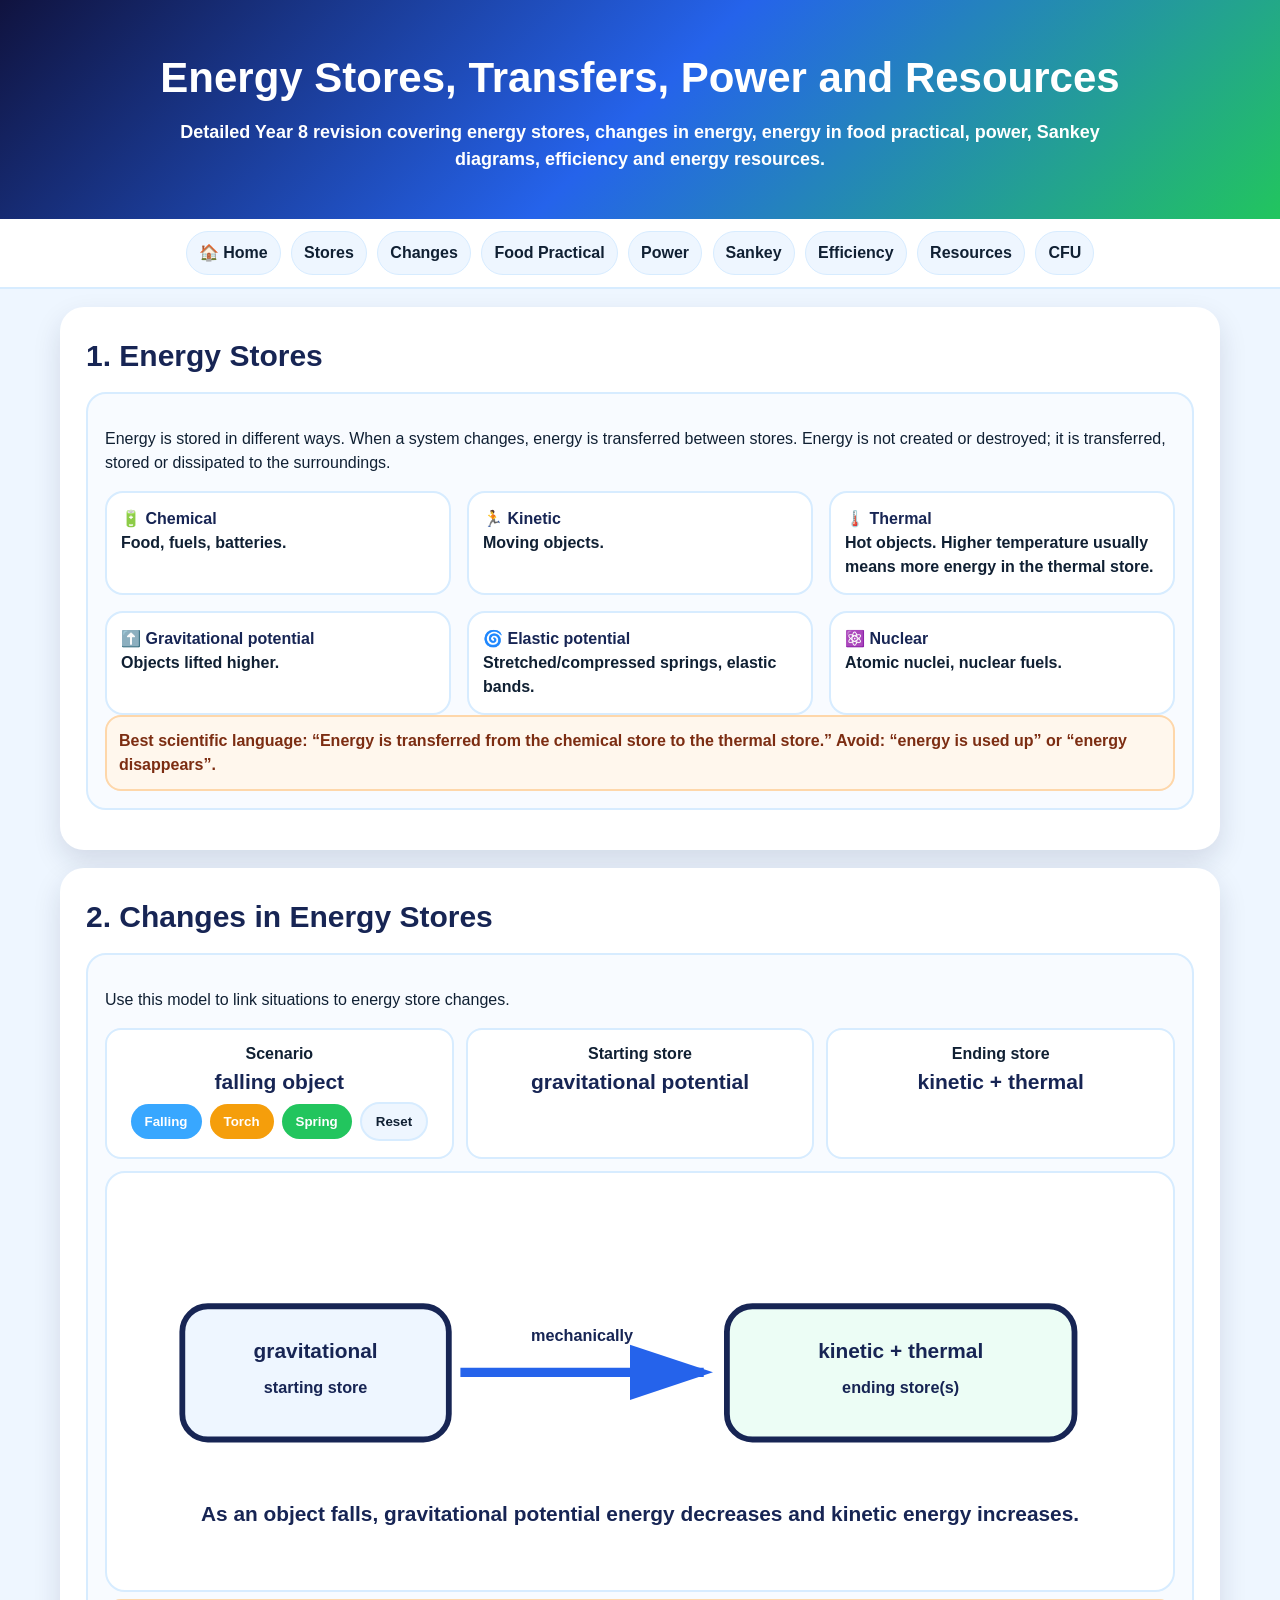
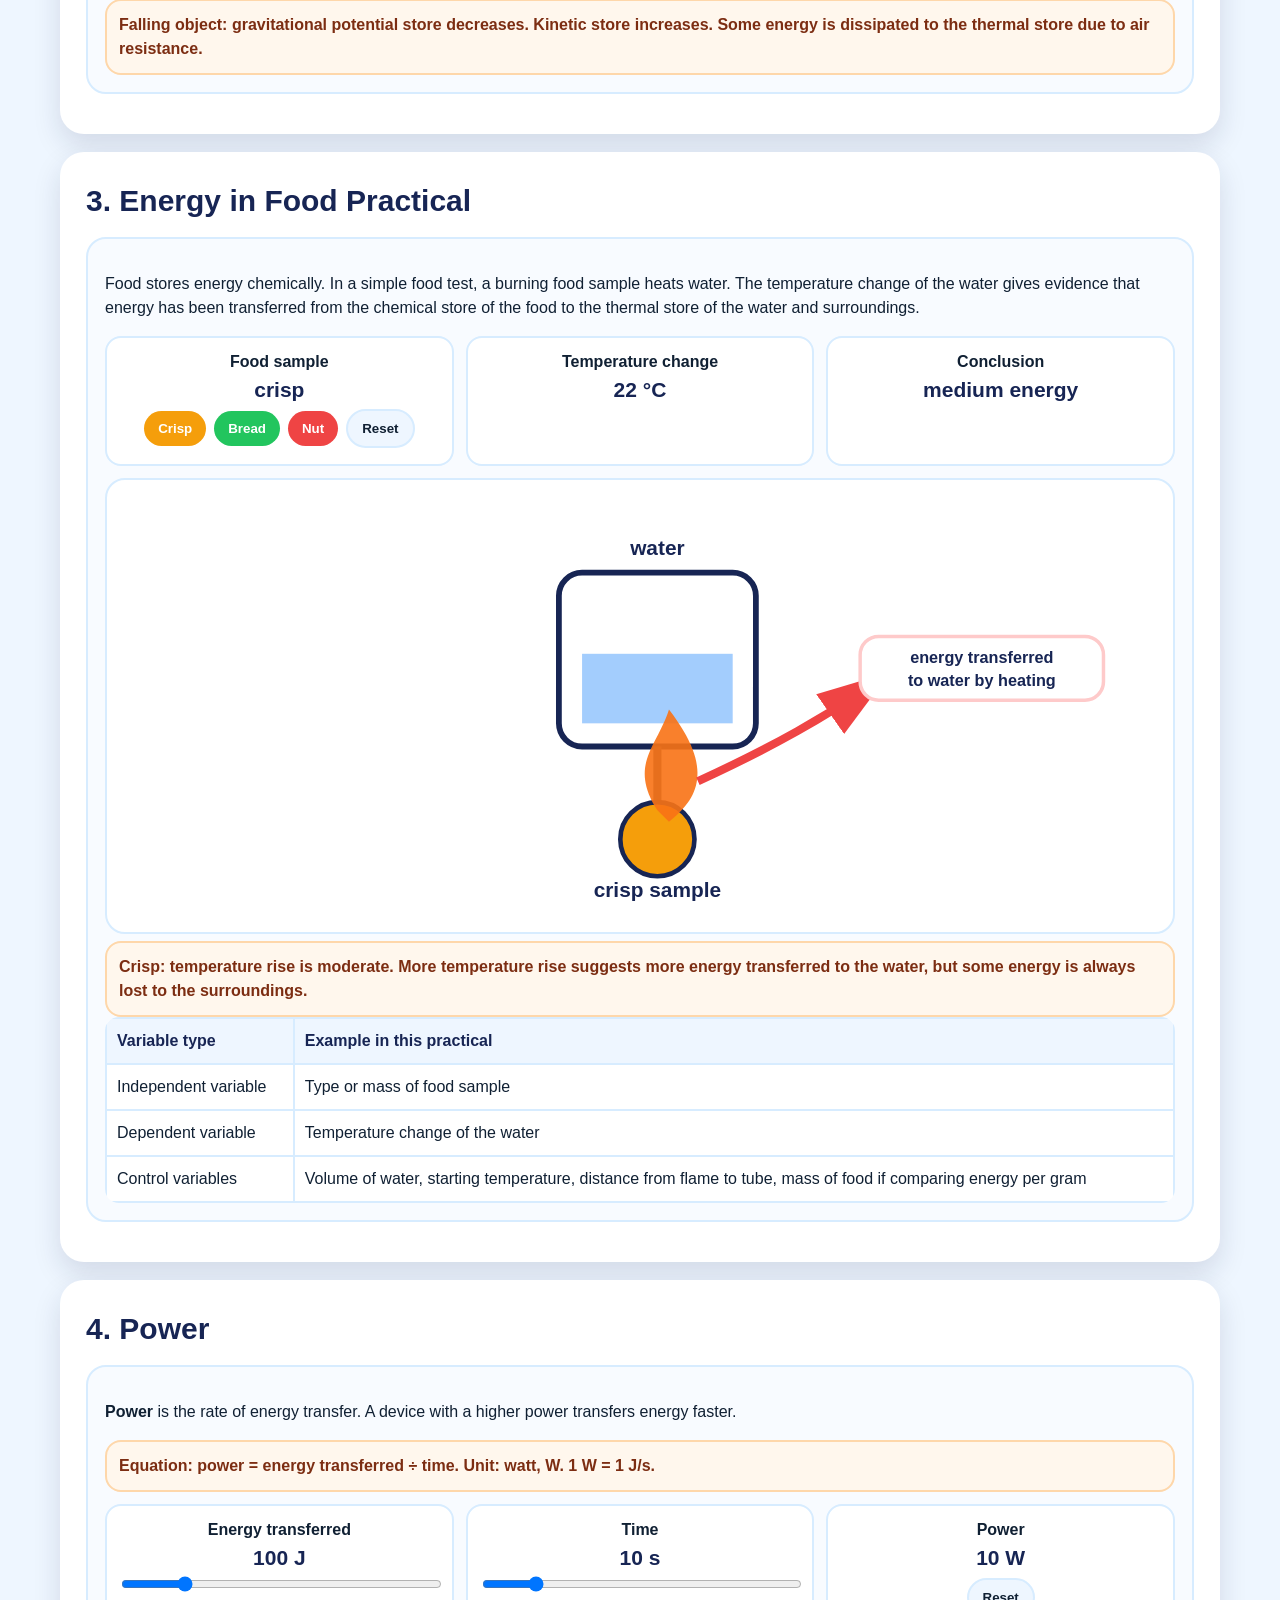
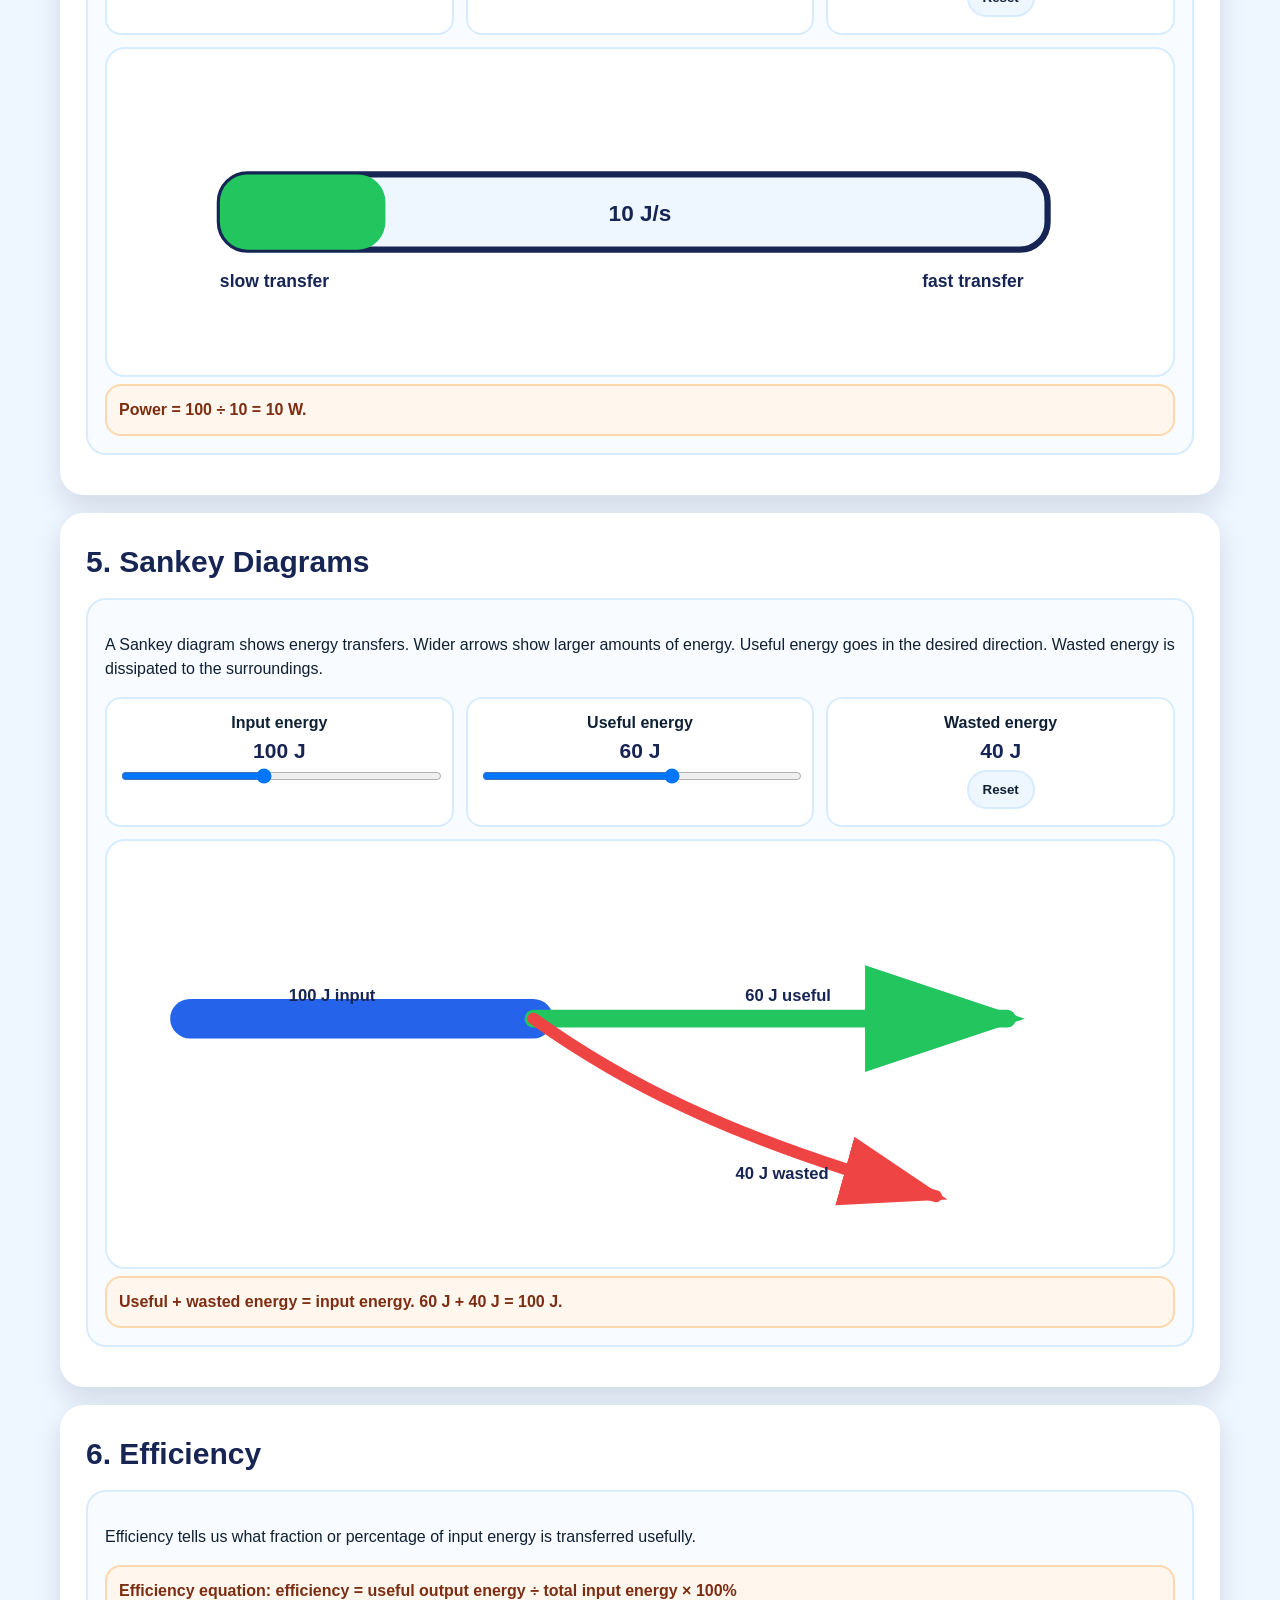
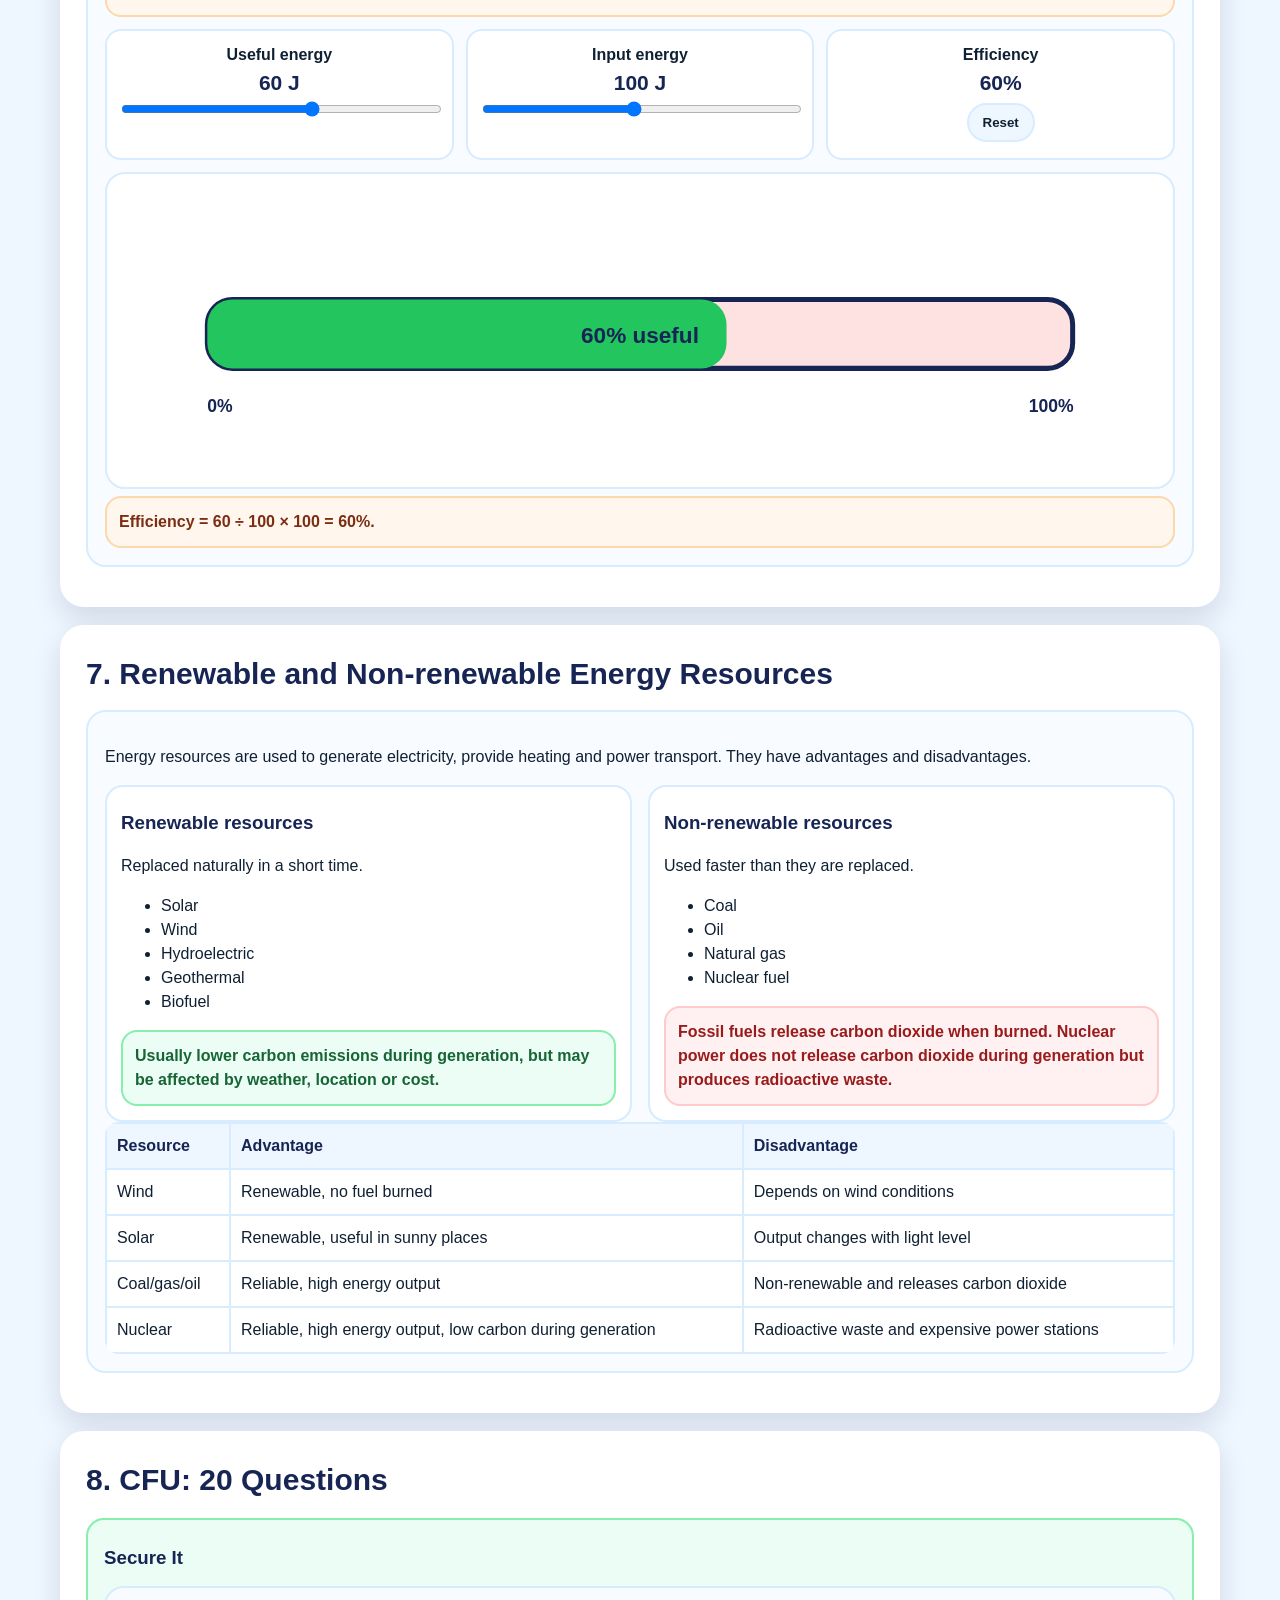
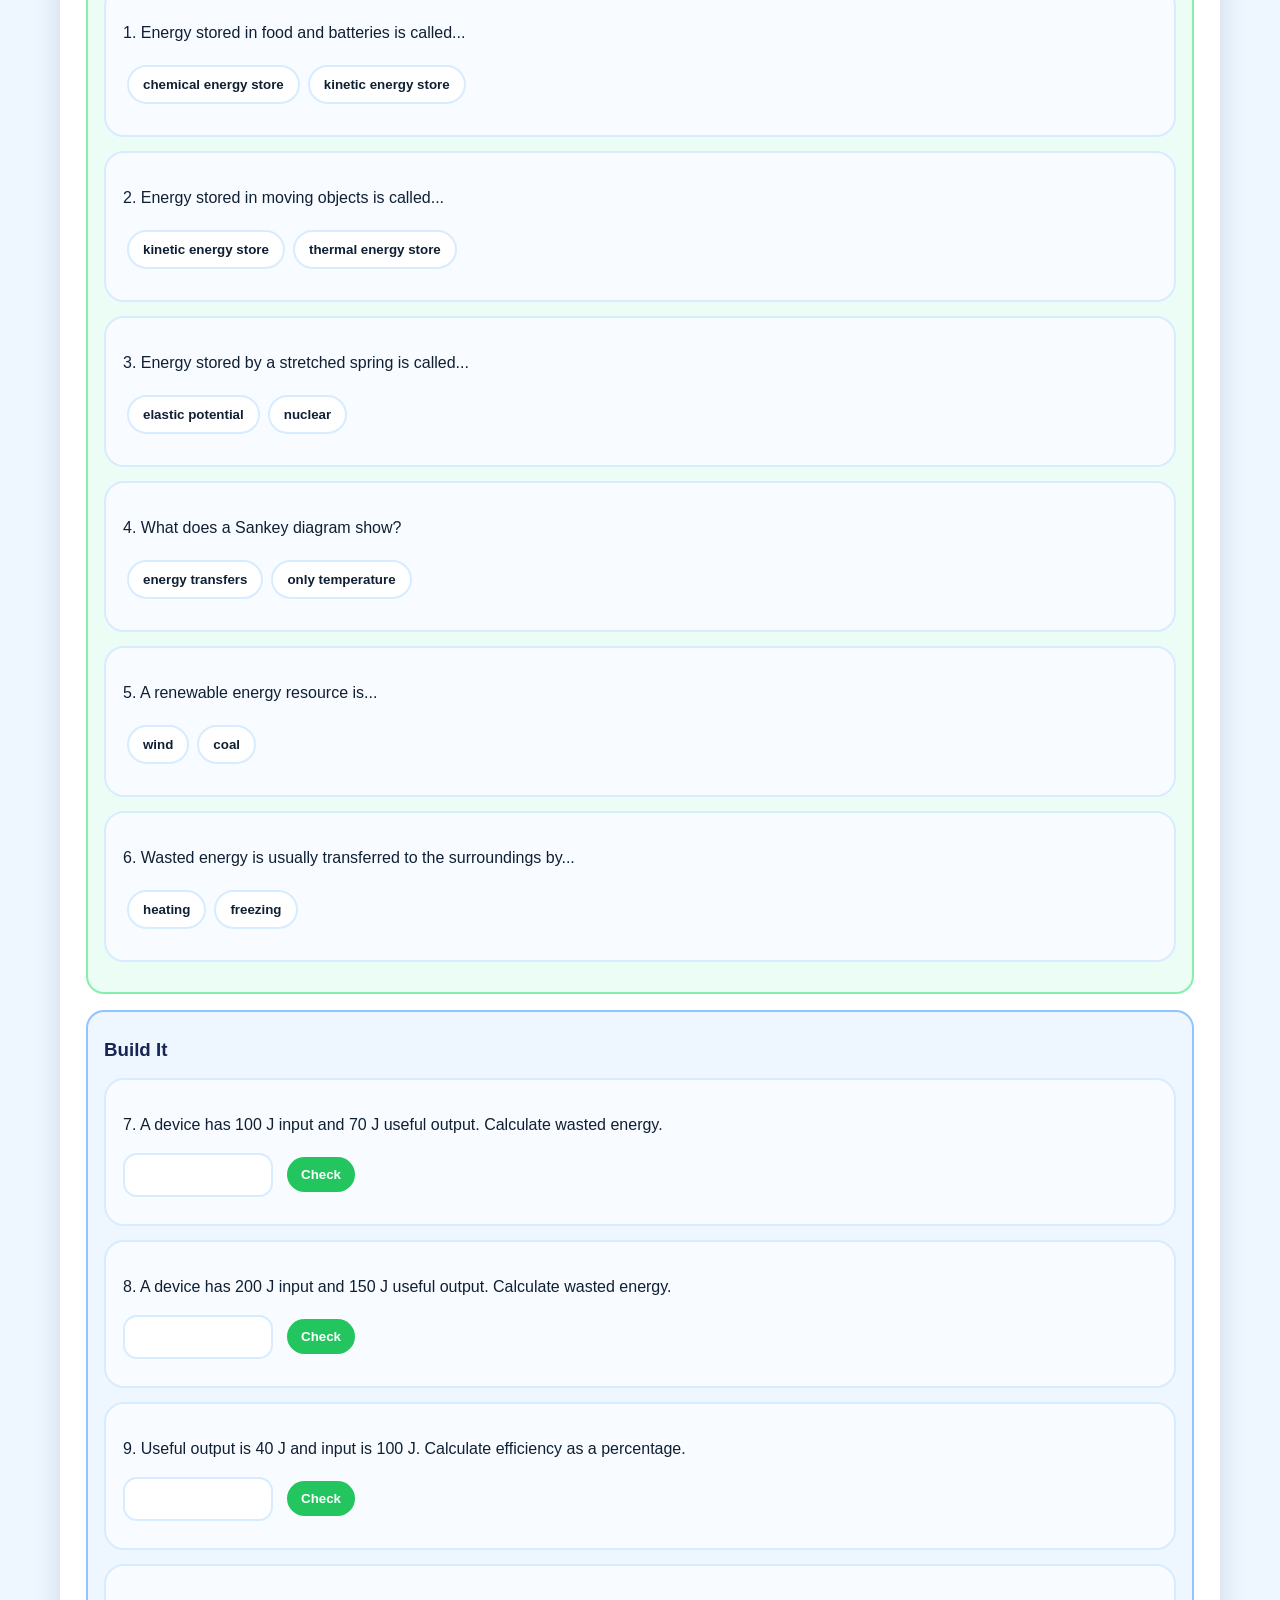
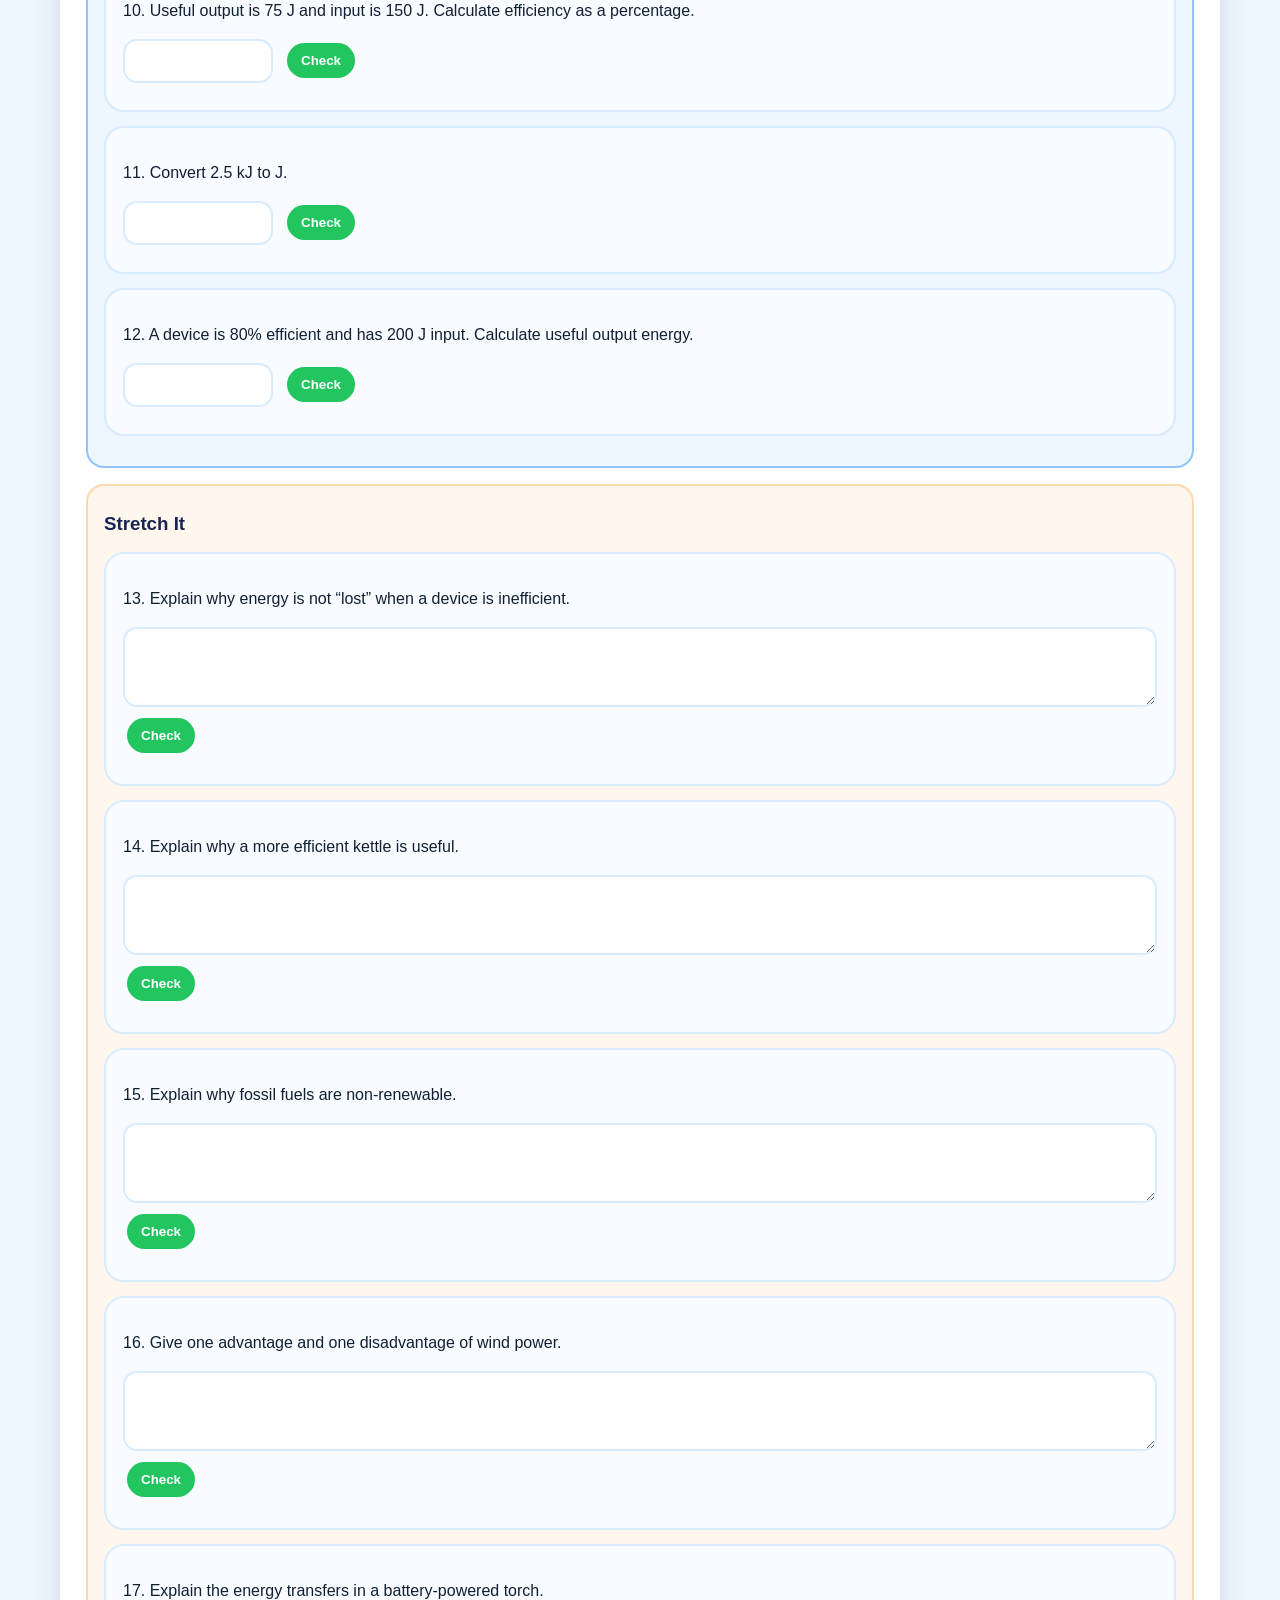
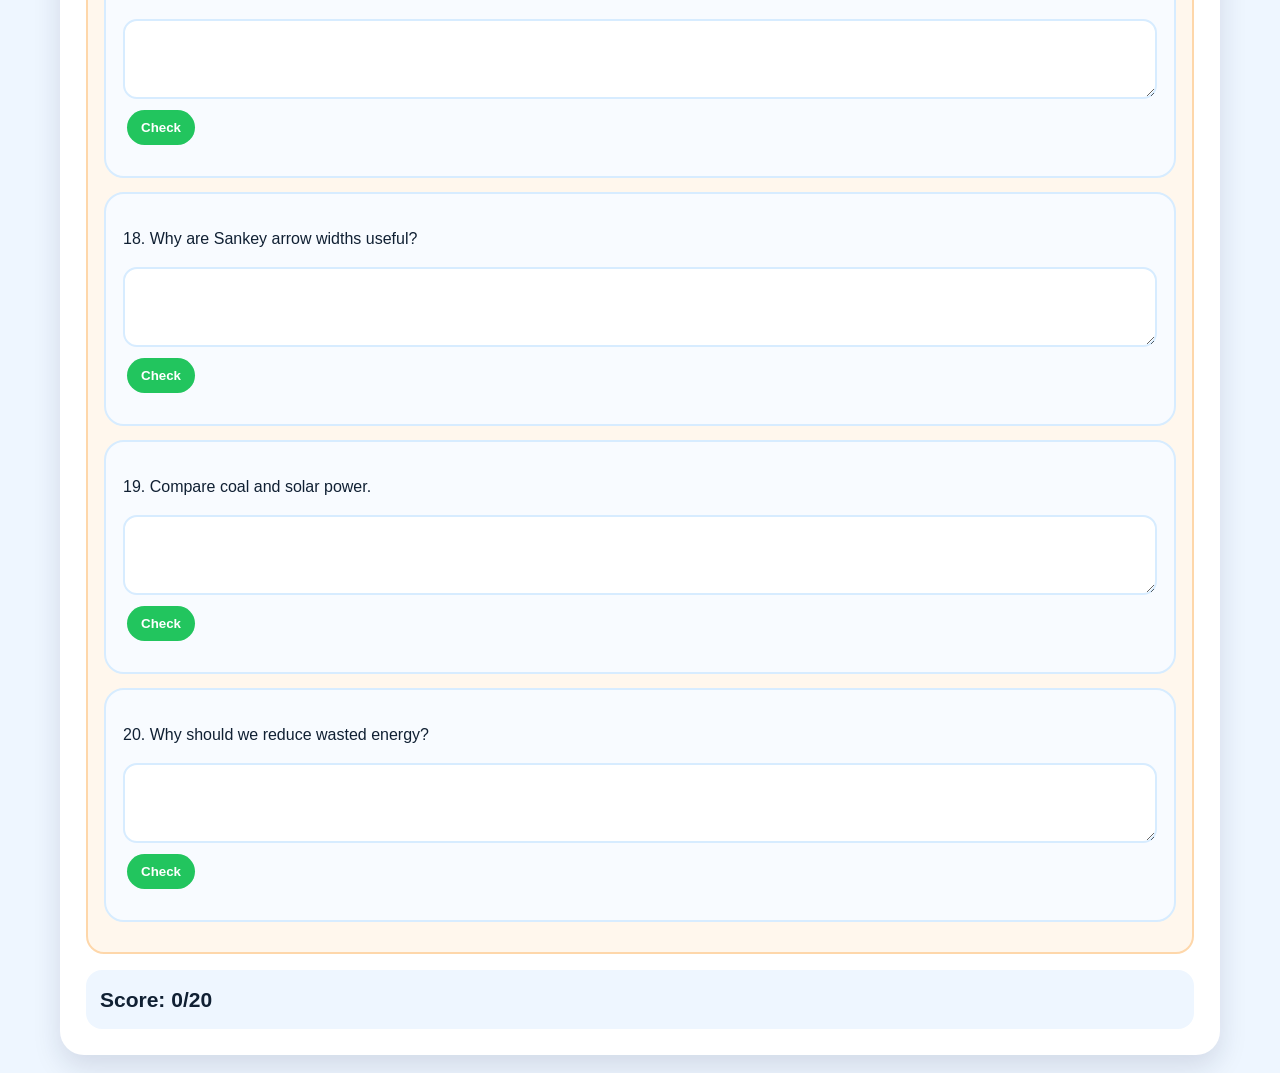
<file: energy-transfer.html>
<!DOCTYPE html>
<html lang="en">
<head>
<meta charset="UTF-8">
<meta name="viewport" content="width=device-width,initial-scale=1.0">
<title>Year 8 Energy Stores, Transfers and Resources</title>
<style>
*{box-sizing:border-box}
body{margin:0;font-family:Arial,Helvetica,sans-serif;background:#eef6ff;color:#102033;line-height:1.5}
.hero{background:linear-gradient(135deg,#10133f,#2563eb,#22c55e);color:white;text-align:center;padding:46px 18px}
.hero h1{font-size:42px;margin:0 0 10px}.hero p{font-size:18px;font-weight:800;max-width:980px;margin:auto}
.nav{position:sticky;top:0;background:white;border-bottom:2px solid #d7ecff;text-align:center;padding:9px;z-index:30}
.nav a{display:inline-block;margin:3px;padding:9px 12px;background:#eef6ff;border:1px solid #d7ecff;border-radius:999px;text-decoration:none;color:#102033;font-weight:900}
section{max-width:1160px;margin:18px auto;background:white;border-radius:24px;padding:26px;box-shadow:0 12px 28px rgba(20,30,70,.13)}
h2{font-size:30px;color:#172554;margin:0 0 10px}
h3{color:#172554;margin:8px 0}
.task,.quiz-card,.card{border:2px solid #d7ecff;border-radius:20px;background:#f8fbff;padding:17px;margin:14px 0}
.two{display:grid;grid-template-columns:1fr 1fr;gap:16px}.three{display:grid;grid-template-columns:repeat(3,1fr);gap:16px}
.controls,.output{display:grid;grid-template-columns:repeat(3,1fr);gap:12px;margin:12px 0}
.control,.output div{background:white;border:2px solid #d7ecff;border-radius:16px;padding:12px;text-align:center;font-weight:900}
.control strong,.output strong{display:block;font-size:21px;color:#172554}
button{border:0;border-radius:999px;padding:10px 14px;margin:4px;font-weight:900;cursor:pointer}
.green{background:#22c55e;color:white}.blue{background:#38a7ff;color:white}.orange{background:#f59e0b;color:white}.red{background:#ef4444;color:white}.ghost{background:#eef6ff;border:2px solid #d7ecff;color:#102033}
input[type=range]{width:100%}
svg{width:100%;height:auto;background:white;border:2px solid #d7ecff;border-radius:20px}
.label{font:bold 14px Arial;fill:#172554}.big{font:bold 18px Arial;fill:#172554}.small{font:bold 12px Arial;fill:#172554}
.info{background:#fff7ed;border:2px solid #fed7aa;border-radius:16px;padding:12px;font-weight:900;color:#7c2d12}
.success{background:#ecfdf5;border:2px solid #86efac;border-radius:16px;padding:12px;font-weight:900;color:#166534}
.warn{background:#fff1f2;border:2px solid #fecaca;border-radius:16px;padding:12px;font-weight:900;color:#991b1b}
.choice-grid{display:grid;grid-template-columns:repeat(2,1fr);gap:10px}
.choice{text-align:left;background:white;border:2px solid #d7ecff;color:#102033}
.correct{background:#dcfce7!important;border-color:#22c55e!important}.wrong{background:#fff1f2!important;border-color:#ef4444!important}
.feedback{font-weight:900;margin-top:10px}.ok{color:#15803d}.no{color:#dc2626}
.calc-input{display:flex;gap:10px;flex-wrap:wrap;align-items:center}.calc-input input{padding:11px;border:2px solid #d7ecff;border-radius:14px;font-size:16px;max-width:150px}
textarea{width:100%;min-height:80px;border:2px solid #d7ecff;border-radius:14px;padding:11px;font-size:16px}
.quiz-band{padding:16px;border-radius:18px;margin:16px 0}.secure{background:#ecfdf5;border:2px solid #86efac}.build{background:#eef6ff;border:2px solid #93c5fd}.stretch{background:#fff7ed;border:2px solid #fed7aa}
.quiz-score{font-size:21px;font-weight:900;padding:14px;background:#eef6ff;border-radius:16px}
.store{padding:14px;border:2px solid #d7ecff;border-radius:18px;background:white;font-weight:900}.store b{color:#172554}
.transferArrow{stroke:#2563eb;stroke-width:8;fill:none;stroke-linecap:round}.wastedArrow{stroke:#ef4444;stroke-width:6;fill:none;stroke-linecap:round}.usefulArrow{stroke:#22c55e;stroke-width:8;fill:none;stroke-linecap:round}.resourceBox{background:white;border:2px solid #d7ecff;border-radius:18px;padding:14px}
table{width:100%;border-collapse:collapse;background:white;border-radius:14px;overflow:hidden}td,th{border:2px solid #d7ecff;padding:10px;text-align:left}th{background:#eef6ff;color:#172554}
@media(max-width:850px){.two,.three,.controls,.output,.choice-grid{grid-template-columns:1fr}.nav{position:static}.hero h1{font-size:34px}}
</style>
</head>
<body>
<header class="hero"><h1>Energy Stores, Transfers, Power and Resources</h1><p>Detailed Year 8 revision covering energy stores, changes in energy, energy in food practical, power, Sankey diagrams, efficiency and energy resources.</p></header>
<nav class="nav">
<a href="index.html">🏠 Home</a>
<a href="#stores">Stores</a>
<a href="#changes">Changes</a>
<a href="#food">Food Practical</a>
<a href="#power">Power</a>
<a href="#sankey">Sankey</a>
<a href="#efficiency">Efficiency</a>
<a href="#resources">Resources</a>
<a href="#quiz">CFU</a>
</nav>

<section id="stores"><h2>1. Energy Stores</h2>
<div class="task">
<p>Energy is stored in different ways. When a system changes, energy is transferred between stores. Energy is not created or destroyed; it is transferred, stored or dissipated to the surroundings.</p>
<div class="three">
<div class="store">🔋 <b>Chemical</b><br>Food, fuels, batteries.</div>
<div class="store">🏃 <b>Kinetic</b><br>Moving objects.</div>
<div class="store">🌡️ <b>Thermal</b><br>Hot objects. Higher temperature usually means more energy in the thermal store.</div>
<div class="store">⬆️ <b>Gravitational potential</b><br>Objects lifted higher.</div>
<div class="store">🌀 <b>Elastic potential</b><br>Stretched/compressed springs, elastic bands.</div>
<div class="store">⚛️ <b>Nuclear</b><br>Atomic nuclei, nuclear fuels.</div>
</div>
<div class="info">Best scientific language: “Energy is transferred from the chemical store to the thermal store.” Avoid: “energy is used up” or “energy disappears”.</div>
</div>
</section>

<section id="changes"><h2>2. Changes in Energy Stores</h2>
<div class="task">
<p>Use this model to link situations to energy store changes.</p>
<div class="controls">
<div class="control">Scenario<strong id="scenarioT">falling object</strong><button class="blue" onclick="setScenario('falling')">Falling</button><button class="orange" onclick="setScenario('battery')">Torch</button><button class="green" onclick="setScenario('spring')">Spring</button><button class="ghost" onclick="resetScenario()">Reset</button></div>
<div class="control">Starting store<strong id="startStoreT">gravitational potential</strong></div>
<div class="control">Ending store<strong id="endStoreT">kinetic + thermal</strong></div>
</div>
<svg viewBox="0 0 920 360" aria-label="energy store transfer model">
<defs><marker id="blueHead" markerWidth="10" markerHeight="10" refX="8" refY="3" orient="auto"><path d="M0,0 L0,6 L9,3 z" fill="#2563eb"/></marker></defs>
<rect x="65" y="115" width="230" height="115" rx="22" fill="#eef6ff" stroke="#172554" stroke-width="5"/>
<text id="startStoreBox" x="180" y="160" text-anchor="middle" class="big">gravitational</text>
<text x="180" y="190" text-anchor="middle" class="label">starting store</text>
<path d="M305 172 C390 172 430 172 515 172" stroke="#2563eb" stroke-width="8" fill="none" marker-end="url(#blueHead)"/>
<text id="transferPathT" x="410" y="145" text-anchor="middle" class="label">mechanically</text>
<rect x="535" y="115" width="300" height="115" rx="22" fill="#ecfdf5" stroke="#172554" stroke-width="5"/>
<text id="endStoreBox" x="685" y="160" text-anchor="middle" class="big">kinetic + thermal</text>
<text x="685" y="190" text-anchor="middle" class="label">ending store(s)</text>
<text id="scenarioExplanation" x="460" y="300" text-anchor="middle" class="big">As an object falls, gravitational potential energy decreases and kinetic energy increases.</text>
</svg>
<div class="info" id="scenarioInfo">Falling object: gravitational potential energy store decreases. Kinetic energy store increases. Some energy is dissipated to the thermal store due to air resistance.</div>
</div>
</section>

<section id="food"><h2>3. Energy in Food Practical</h2>
<div class="task">
<p>Food stores energy chemically. In a simple food test, a burning food sample heats water. The temperature change of the water gives evidence that energy has been transferred from the chemical store of the food to the thermal store of the water and surroundings.</p>
<div class="controls">
<div class="control">Food sample<strong id="foodT">crisp</strong><button class="orange" onclick="setFood('crisp')">Crisp</button><button class="green" onclick="setFood('bread')">Bread</button><button class="red" onclick="setFood('nut')">Nut</button><button class="ghost" onclick="resetFood()">Reset</button></div>
<div class="control">Temperature change<strong id="tempChangeT">22 °C</strong></div>
<div class="control">Conclusion<strong id="foodConclusionT">medium energy</strong></div>
</div>
<svg viewBox="0 0 920 390" aria-label="energy in food practical">
<defs><marker id="redHeadFood" markerWidth="10" markerHeight="10" refX="8" refY="3" orient="auto"><path d="M0,0 L0,6 L9,3 z" fill="#ef4444"/></marker></defs>
<rect x="390" y="80" width="170" height="150" rx="20" fill="none" stroke="#172554" stroke-width="5"/>
<rect id="waterLevel" x="410" y="150" width="130" height="60" fill="#93c5fd" opacity=".85"/>
<text x="475" y="65" text-anchor="middle" class="big">water</text>
<line x1="475" y1="230" x2="475" y2="285" stroke="#475569" stroke-width="7"/>
<circle id="foodCircle" cx="475" cy="310" r="32" fill="#f59e0b" stroke="#172554" stroke-width="4"/>
<path d="M475 285 C450 245 475 230 485 198 C525 250 510 275 485 295 Z" fill="#f97316" opacity=".9"/>
<path d="M510 260 C575 230 620 205 670 170" stroke="#ef4444" stroke-width="7" fill="none" marker-end="url(#redHeadFood)"/>
<rect x="650" y="135" width="210" height="55" rx="16" fill="white" stroke="#fecaca" stroke-width="3"/>
<text x="755" y="158" text-anchor="middle" class="label">energy transferred</text>
<text x="755" y="178" text-anchor="middle" class="label">to water by heating</text>
<text id="foodLabel" x="475" y="360" text-anchor="middle" class="big">crisp sample</text>
</svg>
<div class="info" id="foodInfo">Crisp: temperature rise is moderate. More temperature rise suggests more energy transferred to the water, but some energy is always lost to the surroundings.</div>
<table>
<tr><th>Variable type</th><th>Example in this practical</th></tr>
<tr><td>Independent variable</td><td>Type or mass of food sample</td></tr>
<tr><td>Dependent variable</td><td>Temperature change of the water</td></tr>
<tr><td>Control variables</td><td>Volume of water, starting temperature, distance from flame to tube, mass of food if comparing energy per gram</td></tr>
</table>
</div>
</section>

<section id="power"><h2>4. Power</h2>
<div class="task">
<p><b>Power</b> is the rate of energy transfer. A device with a higher power transfers energy faster.</p>
<div class="info"><b>Equation:</b> power = energy transferred ÷ time. Unit: watt, W. 1 W = 1 J/s.</div>
<div class="controls">
<div class="control">Energy transferred<strong id="powerEnergyT">100 J</strong><input id="powerEnergy" type="range" min="10" max="500" value="100" step="10" oninput="updatePower()"></div>
<div class="control">Time<strong id="powerTimeT">10 s</strong><input id="powerTime" type="range" min="1" max="60" value="10" step="1" oninput="updatePower()"></div>
<div class="control">Power<strong id="powerT">10 W</strong><button class="ghost" onclick="resetPower()">Reset</button></div>
</div>
<svg viewBox="0 0 850 260" aria-label="power rate of energy transfer">
<rect x="90" y="100" width="660" height="60" rx="22" fill="#eef6ff" stroke="#172554" stroke-width="5"/>
<rect id="powerBar" x="90" y="100" width="132" height="60" rx="22" fill="#22c55e"/>
<text id="powerBarT" x="425" y="137" text-anchor="middle" class="big">10 J/s</text>
<text x="90" y="190" class="label">slow transfer</text><text x="650" y="190" class="label">fast transfer</text>
</svg>
<div class="info" id="powerInfo">Power = 100 ÷ 10 = 10 W.</div>
</div>
</section>

<section id="sankey"><h2>5. Sankey Diagrams</h2>
<div class="task">
<p>A Sankey diagram shows energy transfers. Wider arrows show larger amounts of energy. Useful energy goes in the desired direction. Wasted energy is dissipated to the surroundings.</p>
<div class="controls">
<div class="control">Input energy<strong id="inputEnergyT">100 J</strong><input id="inputEnergy" type="range" min="20" max="200" value="100" step="10" oninput="updateSankey()"></div>
<div class="control">Useful energy<strong id="usefulEnergyT">60 J</strong><input id="usefulEnergy" type="range" min="0" max="100" value="60" step="5" oninput="updateSankey()"></div>
<div class="control">Wasted energy<strong id="wastedEnergyT">40 J</strong><button class="ghost" onclick="resetSankey()">Reset</button></div>
</div>
<svg viewBox="0 0 900 360" aria-label="Sankey diagram">
<defs><marker id="sankeyGreen" markerWidth="10" markerHeight="10" refX="8" refY="3" orient="auto"><path d="M0,0 L0,6 L9,3 z" fill="#22c55e"/></marker><marker id="sankeyRed" markerWidth="10" markerHeight="10" refX="8" refY="3" orient="auto"><path d="M0,0 L0,6 L9,3 z" fill="#ef4444"/></marker></defs>
<path id="inputArrow" d="M70 150 H360" stroke="#2563eb" stroke-width="40" fill="none" stroke-linecap="round"/>
<text id="inputArrowT" x="190" y="135" text-anchor="middle" class="label">100 J input</text>
<path id="usefulSankey" d="M360 150 H760" stroke="#22c55e" stroke-width="24" fill="none" stroke-linecap="round" marker-end="url(#sankeyGreen)"/>
<text id="usefulArrowT" x="575" y="135" text-anchor="middle" class="label">60 J useful</text>
<path id="wastedSankey" d="M360 150 C430 200 520 250 700 300" stroke="#ef4444" stroke-width="16" fill="none" stroke-linecap="round" marker-end="url(#sankeyRed)"/>
<text id="wastedArrowT" x="570" y="285" text-anchor="middle" class="label">40 J wasted</text>
</svg>
<div class="info" id="sankeyInfo">Useful + wasted energy = input energy. If input is 100 J and useful is 60 J, wasted energy is 40 J.</div>
</div>
</section>

<section id="efficiency"><h2>6. Efficiency</h2>
<div class="task">
<p>Efficiency tells us what fraction or percentage of input energy is transferred usefully.</p>
<div class="info"><b>Efficiency equation:</b> efficiency = useful output energy ÷ total input energy × 100%</div>
<div class="controls">
<div class="control">Useful energy<strong id="effUsefulT">60 J</strong><input id="effUseful" type="range" min="0" max="100" value="60" step="5" oninput="updateEfficiency()"></div>
<div class="control">Input energy<strong id="effInputT">100 J</strong><input id="effInput" type="range" min="10" max="200" value="100" step="10" oninput="updateEfficiency()"></div>
<div class="control">Efficiency<strong id="effT">60%</strong><button class="ghost" onclick="resetEfficiency()">Reset</button></div>
</div>
<svg viewBox="0 0 850 250" aria-label="efficiency bar">
<rect x="80" y="100" width="690" height="55" rx="20" fill="#fee2e2" stroke="#172554" stroke-width="4"/>
<rect id="effBar" x="80" y="100" width="414" height="55" rx="20" fill="#22c55e"/>
<text id="effBarT" x="425" y="135" text-anchor="middle" class="big">60% useful</text>
<text x="80" y="190" class="label">0%</text><text x="735" y="190" class="label">100%</text>
</svg>
<div class="info" id="effInfo">Efficiency = 60 ÷ 100 × 100 = 60%.</div>
</div>
</section>

<section id="resources"><h2>7. Renewable and Non-renewable Energy Resources</h2>
<div class="task">
<p>Energy resources are used to generate electricity, provide heating and power transport. They have advantages and disadvantages.</p>
<div class="two">
<div class="resourceBox"><h3>Renewable resources</h3><p>Replaced naturally in a short time.</p><ul><li>Solar</li><li>Wind</li><li>Hydroelectric</li><li>Geothermal</li><li>Biofuel</li></ul><div class="success">Usually lower carbon emissions during generation, but may be affected by weather, location or cost.</div></div>
<div class="resourceBox"><h3>Non-renewable resources</h3><p>Used faster than they are replaced.</p><ul><li>Coal</li><li>Oil</li><li>Natural gas</li><li>Nuclear fuel</li></ul><div class="warn">Fossil fuels release carbon dioxide when burned. Nuclear power does not release carbon dioxide during generation but produces radioactive waste.</div></div>
</div>
<table>
<tr><th>Resource</th><th>Advantage</th><th>Disadvantage</th></tr>
<tr><td>Wind</td><td>Renewable, no fuel burned</td><td>Depends on wind conditions</td></tr>
<tr><td>Solar</td><td>Renewable, useful in sunny places</td><td>Output changes with light level</td></tr>
<tr><td>Coal/gas/oil</td><td>Reliable, high energy output</td><td>Non-renewable and releases carbon dioxide</td></tr>
<tr><td>Nuclear</td><td>Reliable, high energy output, low carbon during generation</td><td>Radioactive waste and expensive power stations</td></tr>
</table>
</div>
</section>

<section id="quiz"><h2>8. CFU: 20 Questions</h2>
<div class="quiz-band secure"><h3>Secure It</h3>
<div class="quiz-card"><p>1. Energy stored in food and batteries is called...</p><button class="choice" onclick="quiz(this,true,'q1','Correct: chemical energy store.','Model answer: Food, fuels and batteries store energy chemically.')">chemical energy store</button><button class="choice" onclick="quiz(this,false,'q1','Correct: chemical energy store.','Model answer: Food, fuels and batteries store energy chemically.')">kinetic energy store</button><div id="q1" class="feedback"></div></div>
<div class="quiz-card"><p>2. Energy stored in moving objects is called...</p><button class="choice" onclick="quiz(this,true,'q2','Correct: kinetic energy store.','Model answer: Moving objects have energy in their kinetic energy store.')">kinetic energy store</button><button class="choice" onclick="quiz(this,false,'q2','Correct: kinetic energy store.','Model answer: Moving objects have energy in their kinetic energy store.')">thermal energy store</button><div id="q2" class="feedback"></div></div>
<div class="quiz-card"><p>3. Energy stored by a stretched spring is called...</p><button class="choice" onclick="quiz(this,true,'q3','Correct: elastic potential energy store.','Model answer: A stretched or compressed object stores energy in its elastic potential store.')">elastic potential</button><button class="choice" onclick="quiz(this,false,'q3','Correct: elastic potential energy store.','Model answer: A stretched or compressed object stores energy in its elastic potential store.')">nuclear</button><div id="q3" class="feedback"></div></div>
<div class="quiz-card"><p>4. What does a Sankey diagram show?</p><button class="choice" onclick="quiz(this,true,'q4','Correct: energy transfers.','Model answer: A Sankey diagram shows useful and wasted energy transfers. Arrow width represents the amount of energy.')">energy transfers</button><button class="choice" onclick="quiz(this,false,'q4','Correct: energy transfers.','Model answer: A Sankey diagram shows useful and wasted energy transfers. Arrow width represents the amount of energy.')">only temperature</button><div id="q4" class="feedback"></div></div>
<div class="quiz-card"><p>5. A renewable energy resource is...</p><button class="choice" onclick="quiz(this,true,'q5','Correct: wind is renewable.','Model answer: Wind is renewable because it is replaced naturally in a short time.')">wind</button><button class="choice" onclick="quiz(this,false,'q5','Correct: wind is renewable.','Model answer: Wind is renewable because it is replaced naturally in a short time.')">coal</button><div id="q5" class="feedback"></div></div>
<div class="quiz-card"><p>6. Wasted energy is usually transferred to the surroundings by...</p><button class="choice" onclick="quiz(this,true,'q6','Correct: heating.','Model answer: Wasted energy is often dissipated to the surroundings by heating and sound.')">heating</button><button class="choice" onclick="quiz(this,false,'q6','Correct: heating.','Model answer: Wasted energy is often dissipated to the surroundings by heating and sound.')">freezing</button><div id="q6" class="feedback"></div></div>
</div>

<div class="quiz-band build"><h3>Build It</h3>
<div class="quiz-card"><p>7. A device has 100 J input and 70 J useful output. Calculate wasted energy.</p><div class="calc-input"><input id="calc7"><button class="green" onclick="checkCalc('calc7',30,'q7','Correct: wasted = input − useful = 100 − 70 = 30 J.')">Check</button></div><div id="q7" class="feedback"></div></div>
<div class="quiz-card"><p>8. A device has 200 J input and 150 J useful output. Calculate wasted energy.</p><div class="calc-input"><input id="calc8"><button class="green" onclick="checkCalc('calc8',50,'q8','Correct: wasted = 200 − 150 = 50 J.')">Check</button></div><div id="q8" class="feedback"></div></div>
<div class="quiz-card"><p>9. Useful output is 40 J and input is 100 J. Calculate efficiency as a percentage.</p><div class="calc-input"><input id="calc9"><button class="green" onclick="checkCalc('calc9',40,'q9','Correct: efficiency = 40 ÷ 100 × 100 = 40%.')">Check</button></div><div id="q9" class="feedback"></div></div>
<div class="quiz-card"><p>10. Useful output is 75 J and input is 150 J. Calculate efficiency as a percentage.</p><div class="calc-input"><input id="calc10"><button class="green" onclick="checkCalc('calc10',50,'q10','Correct: efficiency = 75 ÷ 150 × 100 = 50%.')">Check</button></div><div id="q10" class="feedback"></div></div>
<div class="quiz-card"><p>11. Convert 2.5 kJ to J.</p><div class="calc-input"><input id="calc11"><button class="green" onclick="checkCalc('calc11',2500,'q11','Correct: 2.5 kJ × 1000 = 2500 J.')">Check</button></div><div id="q11" class="feedback"></div></div>
<div class="quiz-card"><p>12. A device is 80% efficient and has 200 J input. Calculate useful output energy.</p><div class="calc-input"><input id="calc12"><button class="green" onclick="checkCalc('calc12',160,'q12','Correct: useful = 80 ÷ 100 × 200 = 160 J.')">Check</button></div><div id="q12" class="feedback"></div></div>
</div>

<div class="quiz-band stretch"><h3>Stretch It</h3>
<div class="quiz-card"><p>13. Explain why energy is not “lost” when a device is inefficient.</p><textarea id="stretch13"></textarea><button class="green" onclick="checkText('stretch13','q13',['dissipated'],'Good: wasted energy is dissipated to the surroundings.','Model answer: Energy is not destroyed or lost. In an inefficient device, more energy is dissipated to the surroundings, often by heating and sound.')">Check</button><div id="q13" class="feedback"></div></div>
<div class="quiz-card"><p>14. Explain why a more efficient kettle is useful.</p><textarea id="stretch14"></textarea><button class="green" onclick="checkText('stretch14','q14',['wastes','less'],'Good: it wastes less energy.','Model answer: A more efficient kettle transfers a greater proportion of input energy usefully to the water and wastes less energy to the surroundings.')">Check</button><div id="q14" class="feedback"></div></div>
<div class="quiz-card"><p>15. Explain why fossil fuels are non-renewable.</p><textarea id="stretch15"></textarea><button class="green" onclick="checkText('stretch15','q15',['used','replaced'],'Good: they are used faster than they are replaced.','Model answer: Fossil fuels are non-renewable because they are used much faster than they are naturally replaced.')">Check</button><div id="q15" class="feedback"></div></div>
<div class="quiz-card"><p>16. Give one advantage and one disadvantage of wind power.</p><textarea id="stretch16"></textarea><button class="green" onclick="checkText('stretch16','q16',['renewable','wind'],'Good: you included renewable and weather/wind dependence.','Model answer: An advantage is that wind power is renewable and does not burn fuel. A disadvantage is that output depends on wind conditions.')">Check</button><div id="q16" class="feedback"></div></div>
<div class="quiz-card"><p>17. Explain the energy transfers in a battery-powered torch.</p><textarea id="stretch17"></textarea><button class="green" onclick="checkText('stretch17','q17',['chemical','light'],'Good: chemical energy is transferred to light and thermal energy.','Model answer: Energy in the chemical store of the battery is transferred electrically to the lamp, then usefully by radiation as light. Some energy is wasted by heating.')">Check</button><div id="q17" class="feedback"></div></div>
<div class="quiz-card"><p>18. Why are Sankey arrow widths useful?</p><textarea id="stretch18"></textarea><button class="green" onclick="checkText('stretch18','q18',['amount'],'Good: widths show the amount of energy.','Model answer: Sankey arrow widths show the amount of energy transferred, so you can compare useful and wasted energy visually.')">Check</button><div id="q18" class="feedback"></div></div>
<div class="quiz-card"><p>19. Compare coal and solar power.</p><textarea id="stretch19"></textarea><button class="green" onclick="checkText('stretch19','q19',['coal','solar'],'Good: you compared both resources.','Model answer: Coal is non-renewable and releases carbon dioxide when burned. Solar power is renewable and does not release carbon dioxide during generation, but it depends on sunlight.')">Check</button><div id="q19" class="feedback"></div></div>
<div class="quiz-card"><p>20. Why should we reduce wasted energy?</p><textarea id="stretch20"></textarea><button class="green" onclick="checkText('stretch20','q20',['cost'],'Good: reducing wasted energy can reduce cost and fuel use.','Model answer: Reducing wasted energy can reduce energy costs, reduce fuel use and reduce environmental impact.')">Check</button><div id="q20" class="feedback"></div></div>
</div>
<div class="quiz-score">Score: <span id="quizScore">0</span>/20</div>
</section>

<script>
let scenario='falling', food='crisp', quizScore=0, answered={};
function el(id){return document.getElementById(id)}

function setScenario(s){scenario=s;updateScenario();}
function updateScenario(){
let data={
falling:['falling object','gravitational potential','kinetic + thermal','gravitational','kinetic + thermal','mechanically','As an object falls, gravitational potential energy decreases and kinetic energy increases.','Falling object: gravitational potential store decreases. Kinetic store increases. Some energy is dissipated to the thermal store due to air resistance.'],
battery:['battery-powered torch','chemical','light + thermal','chemical','light + thermal','electrically','Energy is transferred from the chemical store of the battery to light and thermal stores.','Torch: energy in the battery chemical store is transferred electrically to the lamp. Useful output is light; wasted output is thermal energy.'],
spring:['stretched spring','elastic potential','kinetic + thermal','elastic potential','kinetic + thermal','mechanically','A stretched spring transfers energy from the elastic potential store to the kinetic store.','Spring: elastic potential store decreases as the object moves. Kinetic store increases. Some energy is dissipated by heating and sound.']
}[scenario];
el('scenarioT').textContent=data[0];el('startStoreT').textContent=data[1];el('endStoreT').textContent=data[2];
el('startStoreBox').textContent=data[3];el('endStoreBox').textContent=data[4];el('transferPathT').textContent=data[5];
el('scenarioExplanation').textContent=data[6];el('scenarioInfo').textContent=data[7];
}
function resetScenario(){scenario='falling';updateScenario();}

function setFood(f){food=f;updateFood();}
function updateFood(){
let data={
crisp:['crisp','22 °C','medium energy','#f59e0b','crisp sample','Crisp: temperature rise is moderate. More temperature rise suggests more energy transferred to the water, but some energy is always lost to the surroundings.'],
bread:['bread','12 °C','lower energy','#fcd34d','bread sample','Bread: lower temperature rise suggests less energy transferred to the water in this simple test.'],
nut:['nut','38 °C','higher energy','#92400e','nut sample','Nut: larger temperature rise suggests more energy transferred to the water, often because nuts contain oils/fats with large chemical energy stores.']
}[food];
el('foodT').textContent=data[0];el('tempChangeT').textContent=data[1];el('foodConclusionT').textContent=data[2];el('foodCircle').setAttribute('fill',data[3]);el('foodLabel').textContent=data[4];el('foodInfo').textContent=data[5];
}
function resetFood(){food='crisp';updateFood();}

function updatePower(){
let e=Number(el('powerEnergy').value), t=Number(el('powerTime').value);
let p=Math.round((e/t)*10)/10;
el('powerEnergyT').textContent=e+' J';el('powerTimeT').textContent=t+' s';el('powerT').textContent=p+' W';
let w=Math.min(660,Math.max(20,p*13.2));el('powerBar').setAttribute('width',w);el('powerBarT').textContent=p+' J/s';
el('powerInfo').textContent='Power = '+e+' ÷ '+t+' = '+p+' W.';
}
function resetPower(){el('powerEnergy').value=100;el('powerTime').value=10;updatePower();}

function updateSankey(){
let input=Number(el('inputEnergy').value), useful=Number(el('usefulEnergy').value);
if(useful>input){useful=input;el('usefulEnergy').value=useful;}
let wasted=input-useful;
el('inputEnergyT').textContent=input+' J';el('usefulEnergyT').textContent=useful+' J';el('wastedEnergyT').textContent=wasted+' J';
el('inputArrow').setAttribute('stroke-width',Math.max(8,input/3));
el('usefulSankey').setAttribute('stroke-width',Math.max(5,useful/4));
el('wastedSankey').setAttribute('stroke-width',Math.max(5,wasted/4));
el('inputArrowT').textContent=input+' J input';el('usefulArrowT').textContent=useful+' J useful';el('wastedArrowT').textContent=wasted+' J wasted';
el('sankeyInfo').textContent='Useful + wasted energy = input energy. '+useful+' J + '+wasted+' J = '+input+' J.';
}
function resetSankey(){el('inputEnergy').value=100;el('usefulEnergy').value=60;updateSankey();}

function updateEfficiency(){
let useful=Number(el('effUseful').value), input=Number(el('effInput').value);
if(useful>input){useful=input;el('effUseful').value=useful;}
let eff=Math.round((useful/input)*100);
el('effUsefulT').textContent=useful+' J';el('effInputT').textContent=input+' J';el('effT').textContent=eff+'%';
el('effBar').setAttribute('width',Math.max(0,690*eff/100));el('effBarT').textContent=eff+'% useful';
el('effInfo').textContent='Efficiency = '+useful+' ÷ '+input+' × 100 = '+eff+'%.';
}
function resetEfficiency(){el('effUseful').value=60;el('effInput').value=100;updateEfficiency();}

function quiz(btn,c,fid,correctMsg,model){
if(answered[fid])return; answered[fid]=true;
let p=btn.closest('.quiz-card'); p.querySelectorAll('.choice').forEach(b=>b.classList.remove('correct','wrong'));
btn.classList.add(c?'correct':'wrong');
el(fid).textContent=c?correctMsg:model;
el(fid).className='feedback '+(c?'ok':'no');
if(c)quizScore++; el('quizScore').textContent=quizScore;
}
function checkCalc(inputId,ans,fid,msg){
if(answered[fid])return;
let v=Number(el(inputId).value); let c=Math.abs(v-ans)<0.01;
el(fid).textContent=c?msg:'Not quite. Correct method: '+msg.replace('Correct: ','');
el(fid).className='feedback '+(c?'ok':'no');
if(c){answered[fid]=true;quizScore++;el('quizScore').textContent=quizScore}
}
function checkText(inputId,fid,words,msg,model){
if(answered[fid])return;
let t=el(inputId).value.toLowerCase();
let c=words.every(w=>t.includes(w));
el(fid).textContent=c?msg:model;
el(fid).className='feedback '+(c?'ok':'no');
if(c){answered[fid]=true;quizScore++;el('quizScore').textContent=quizScore}
}
window.onload=function(){updateScenario();updateFood();updatePower();updateSankey();updateEfficiency();}
</script>
</body>
</html>
</file>
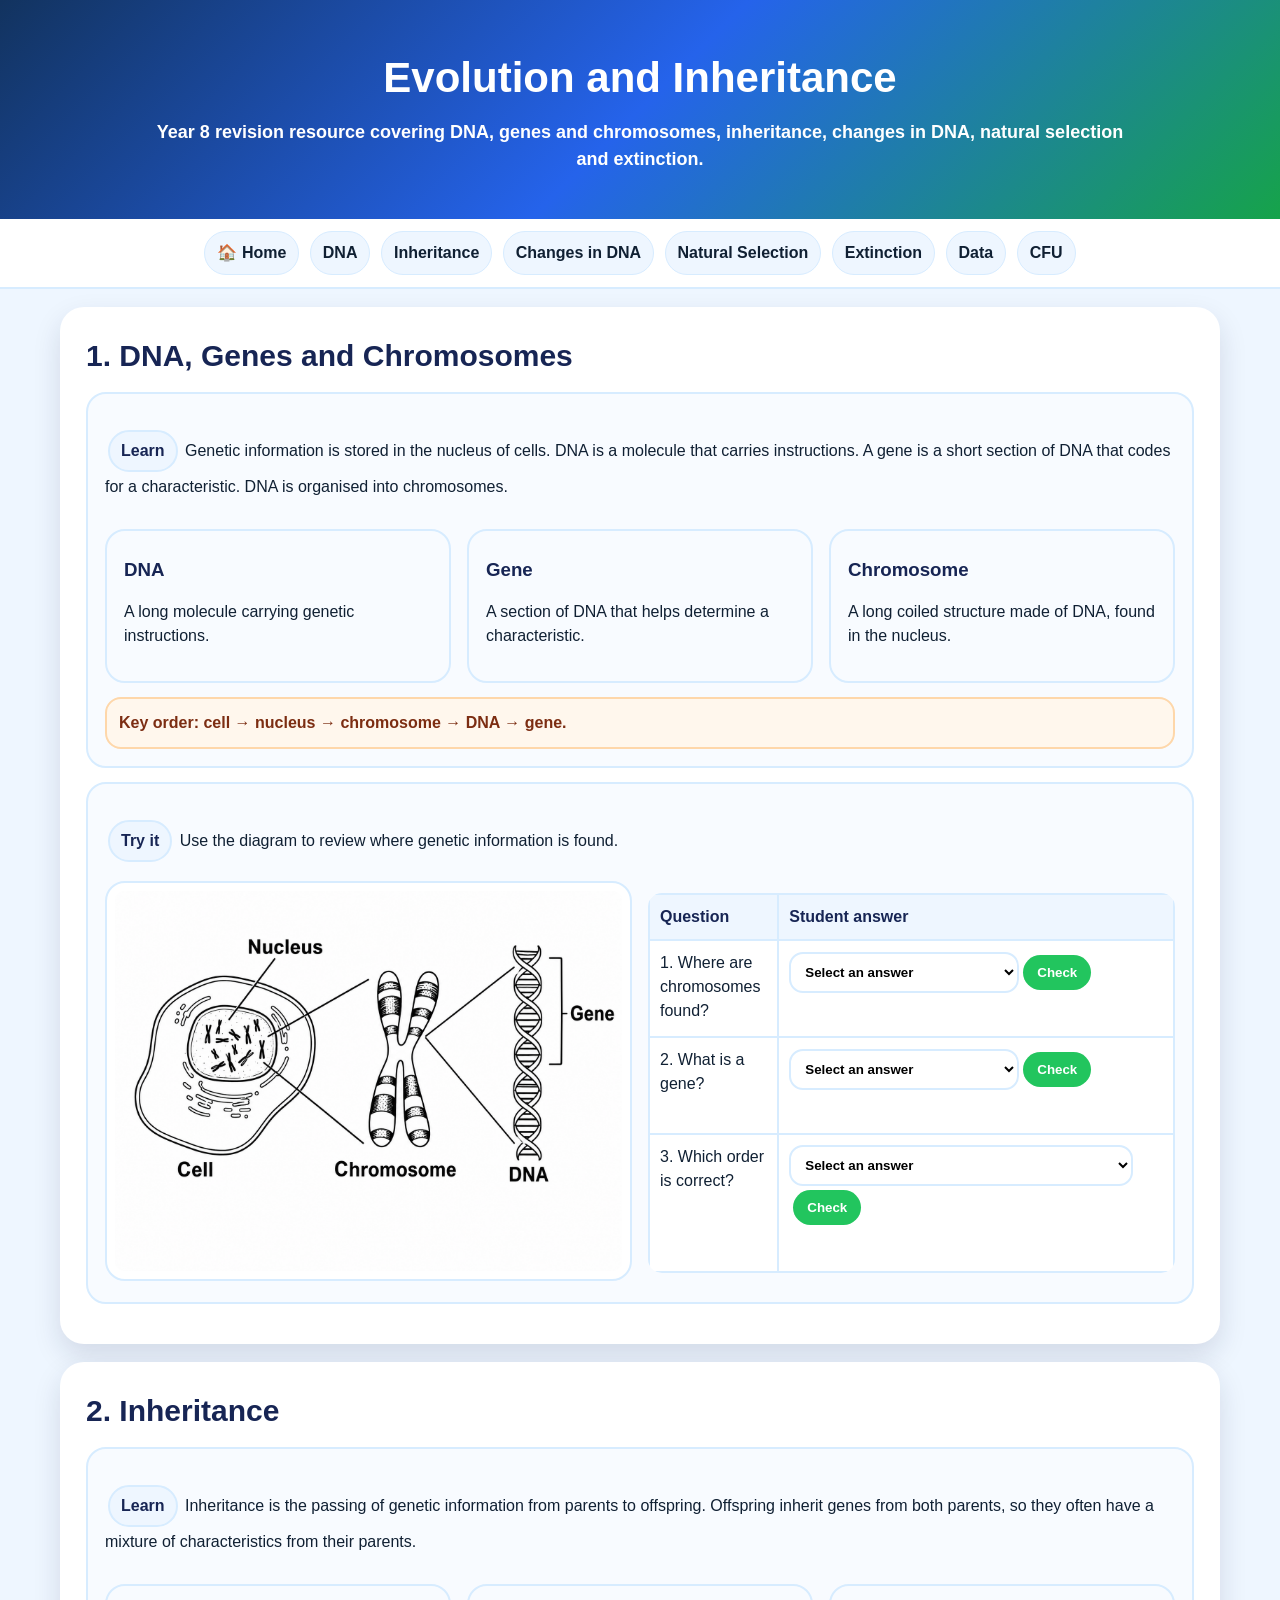
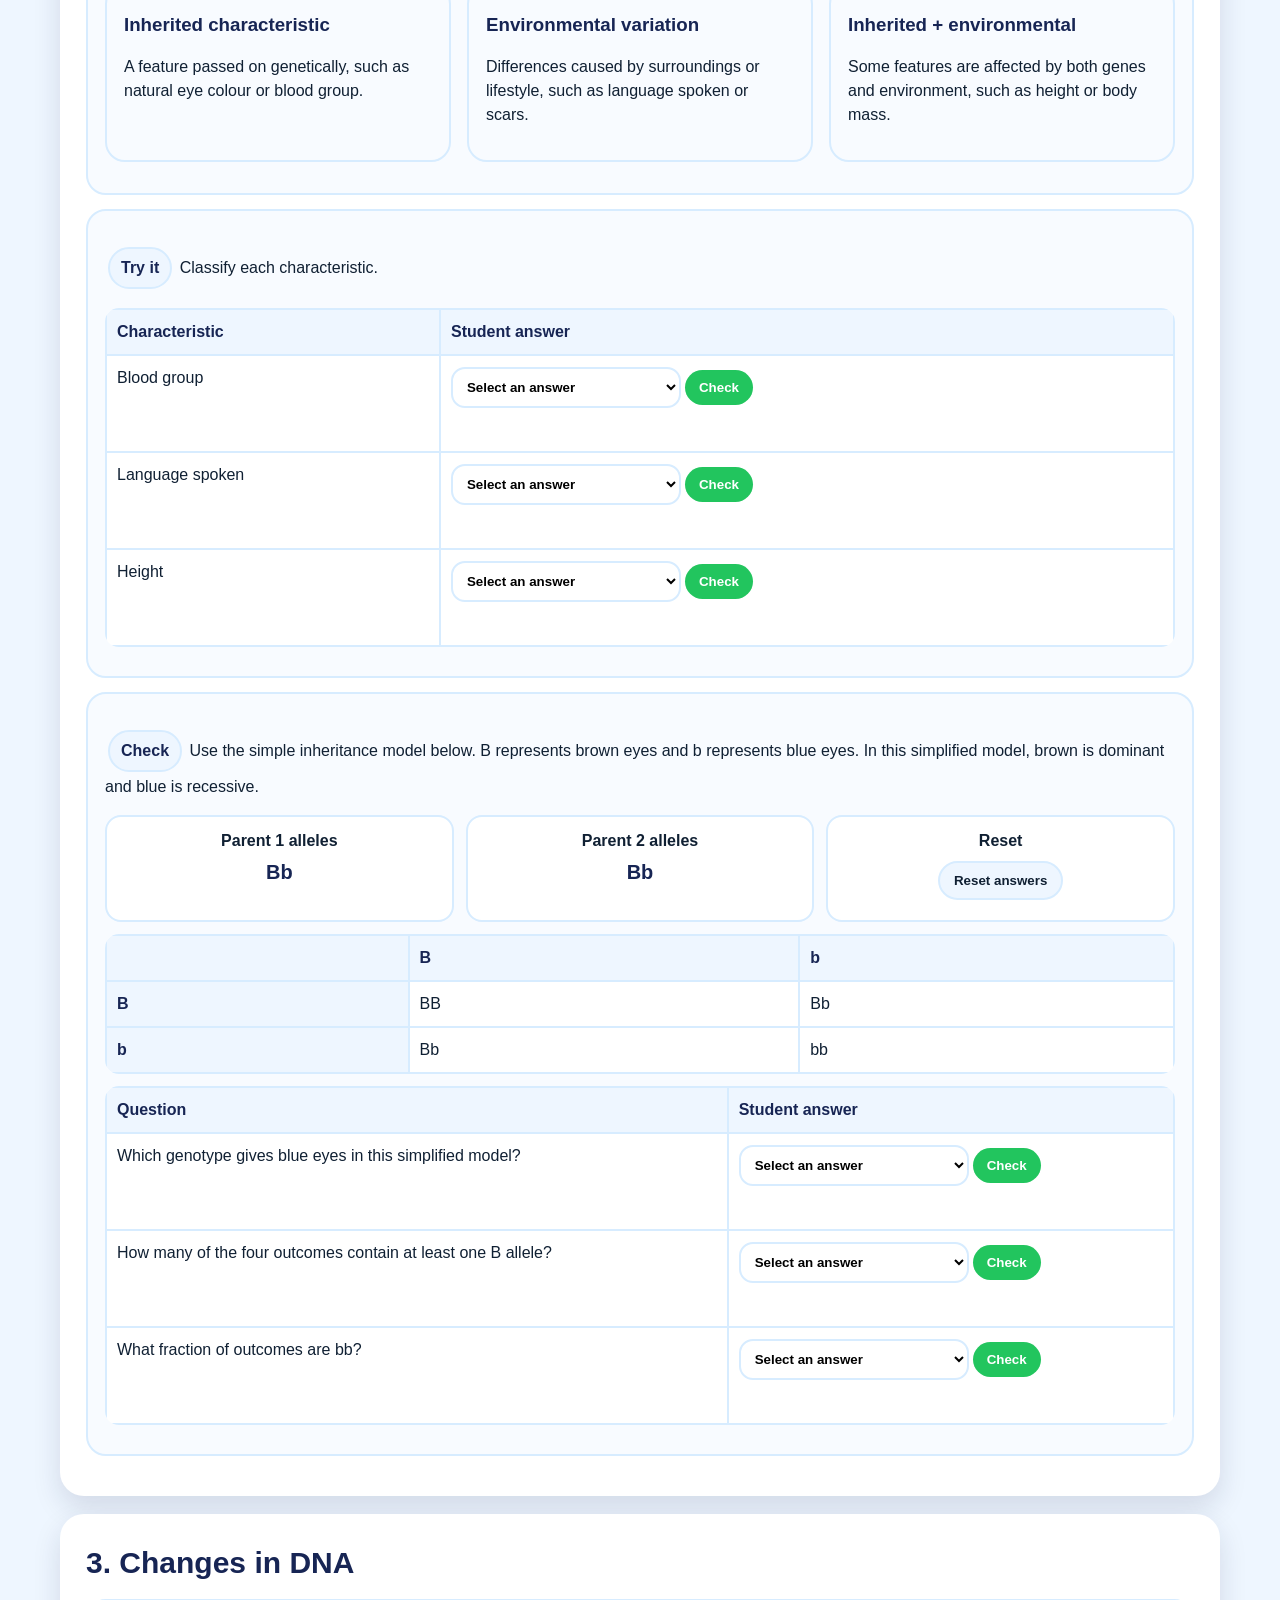
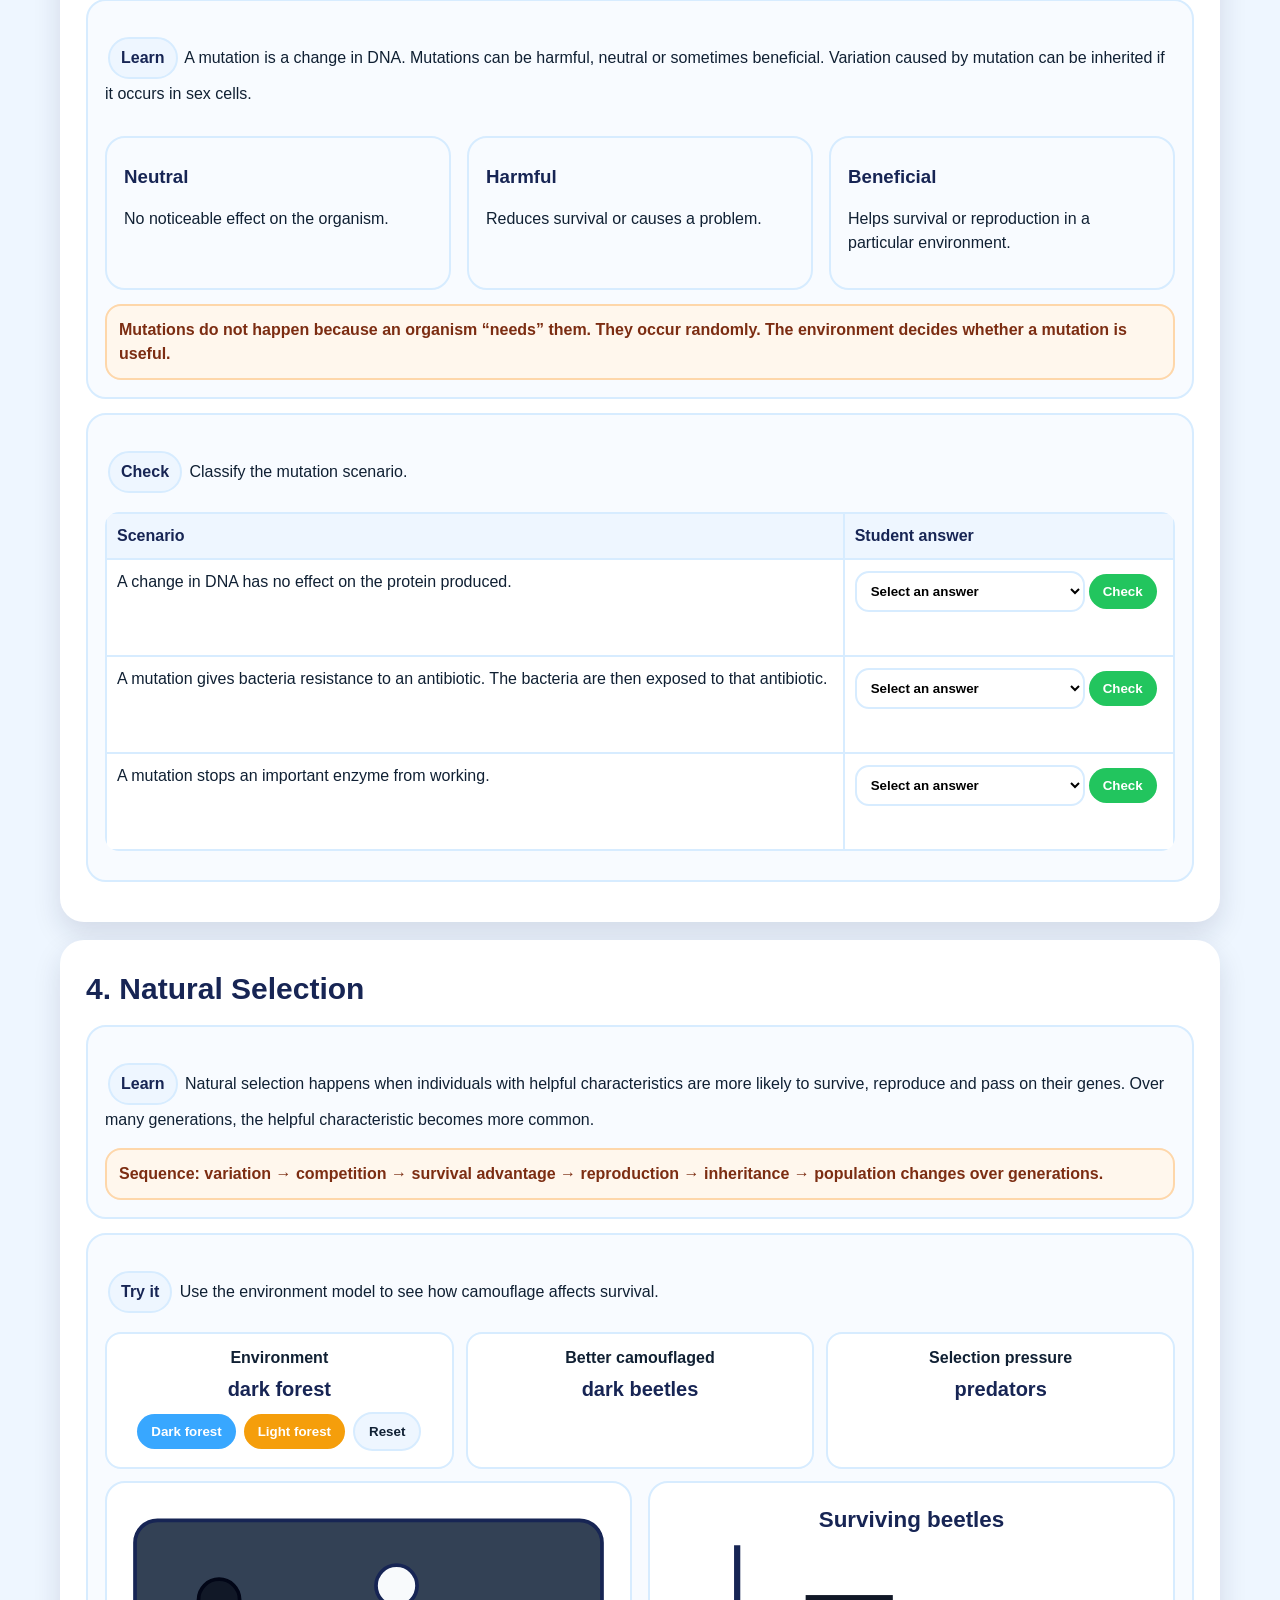
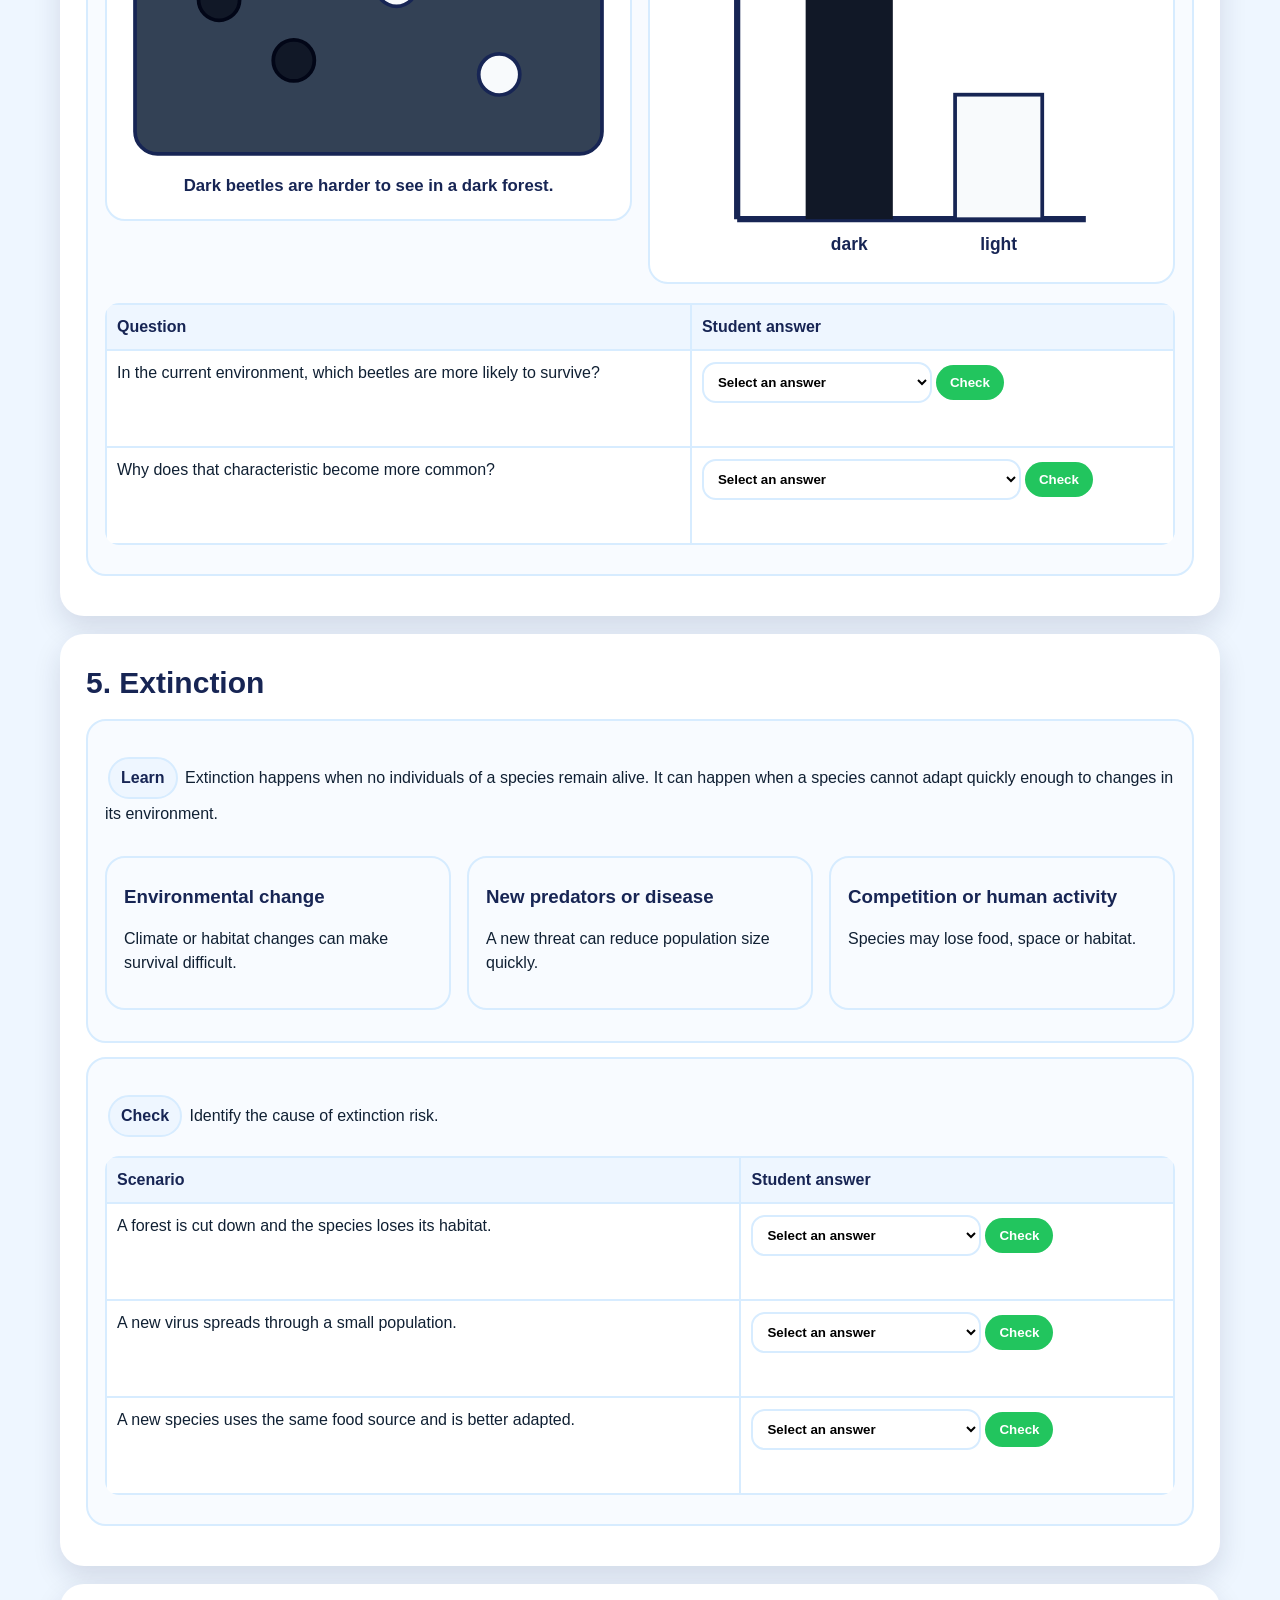
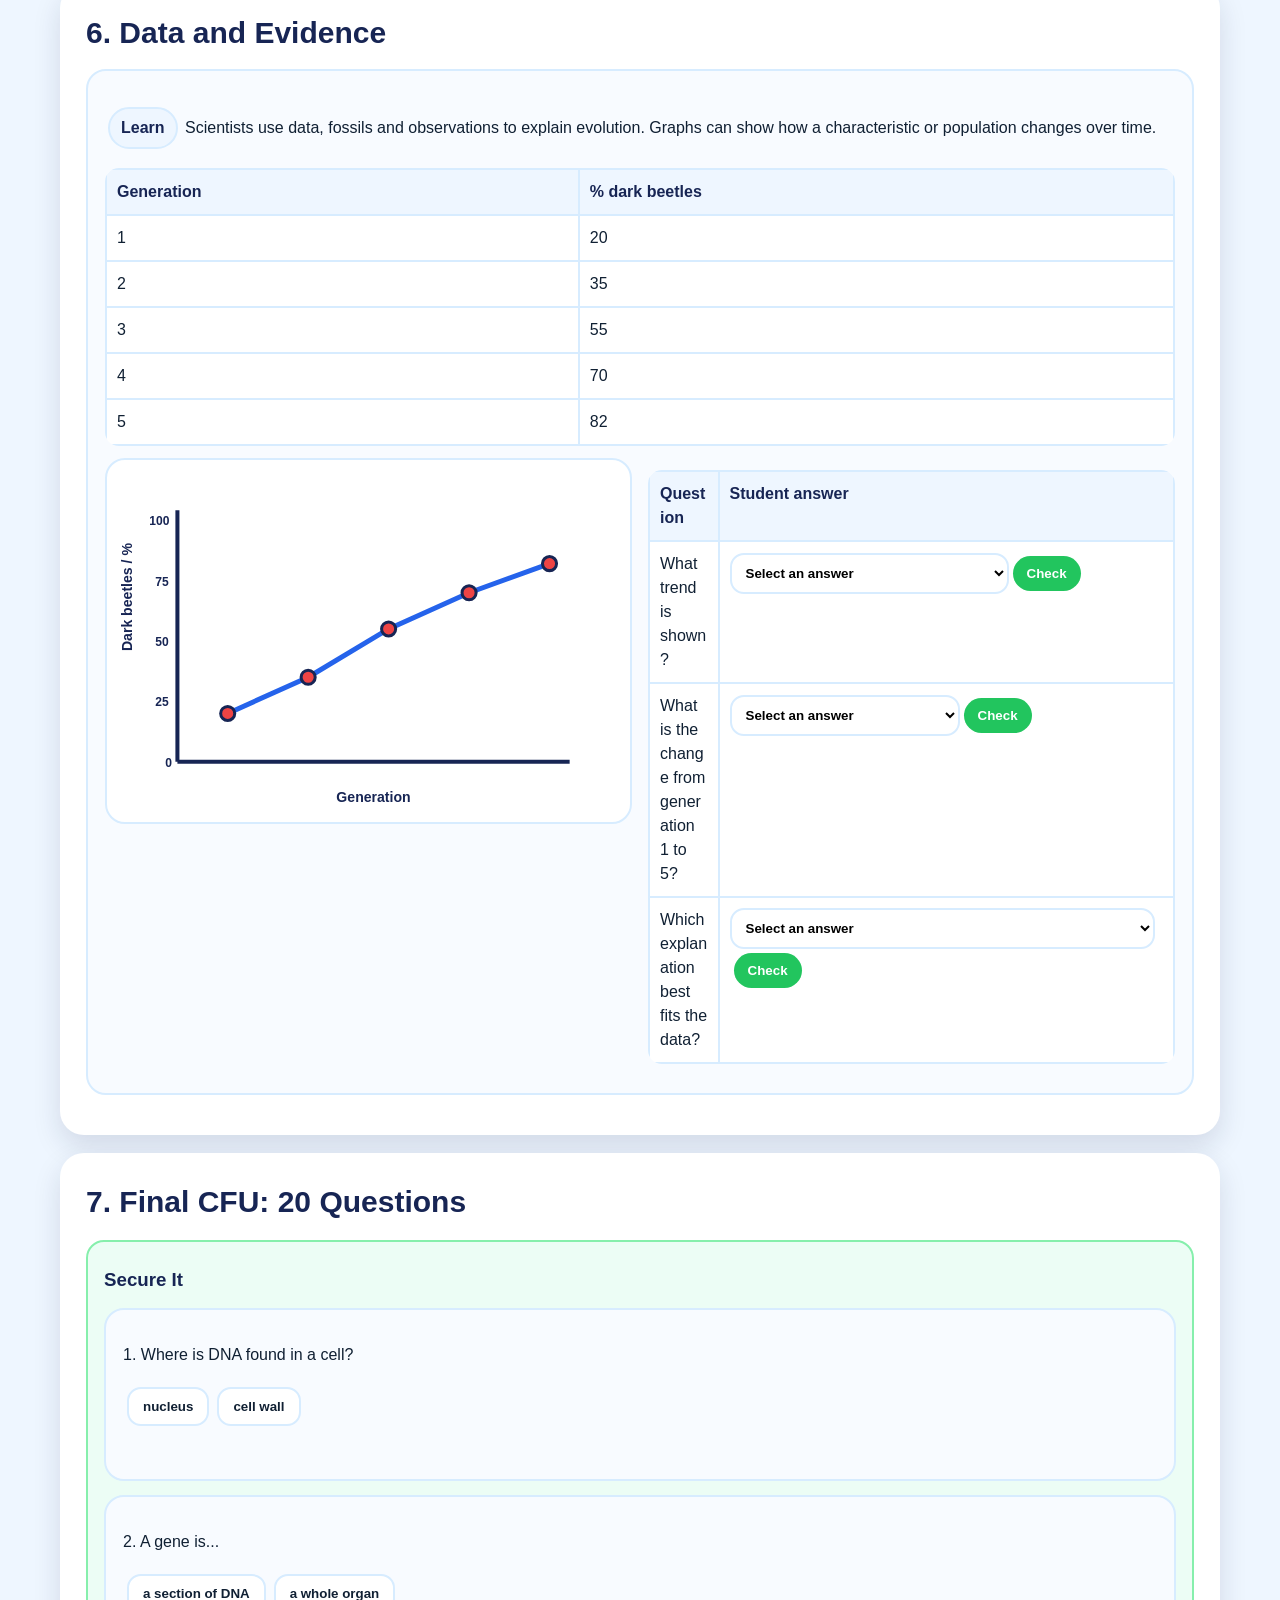
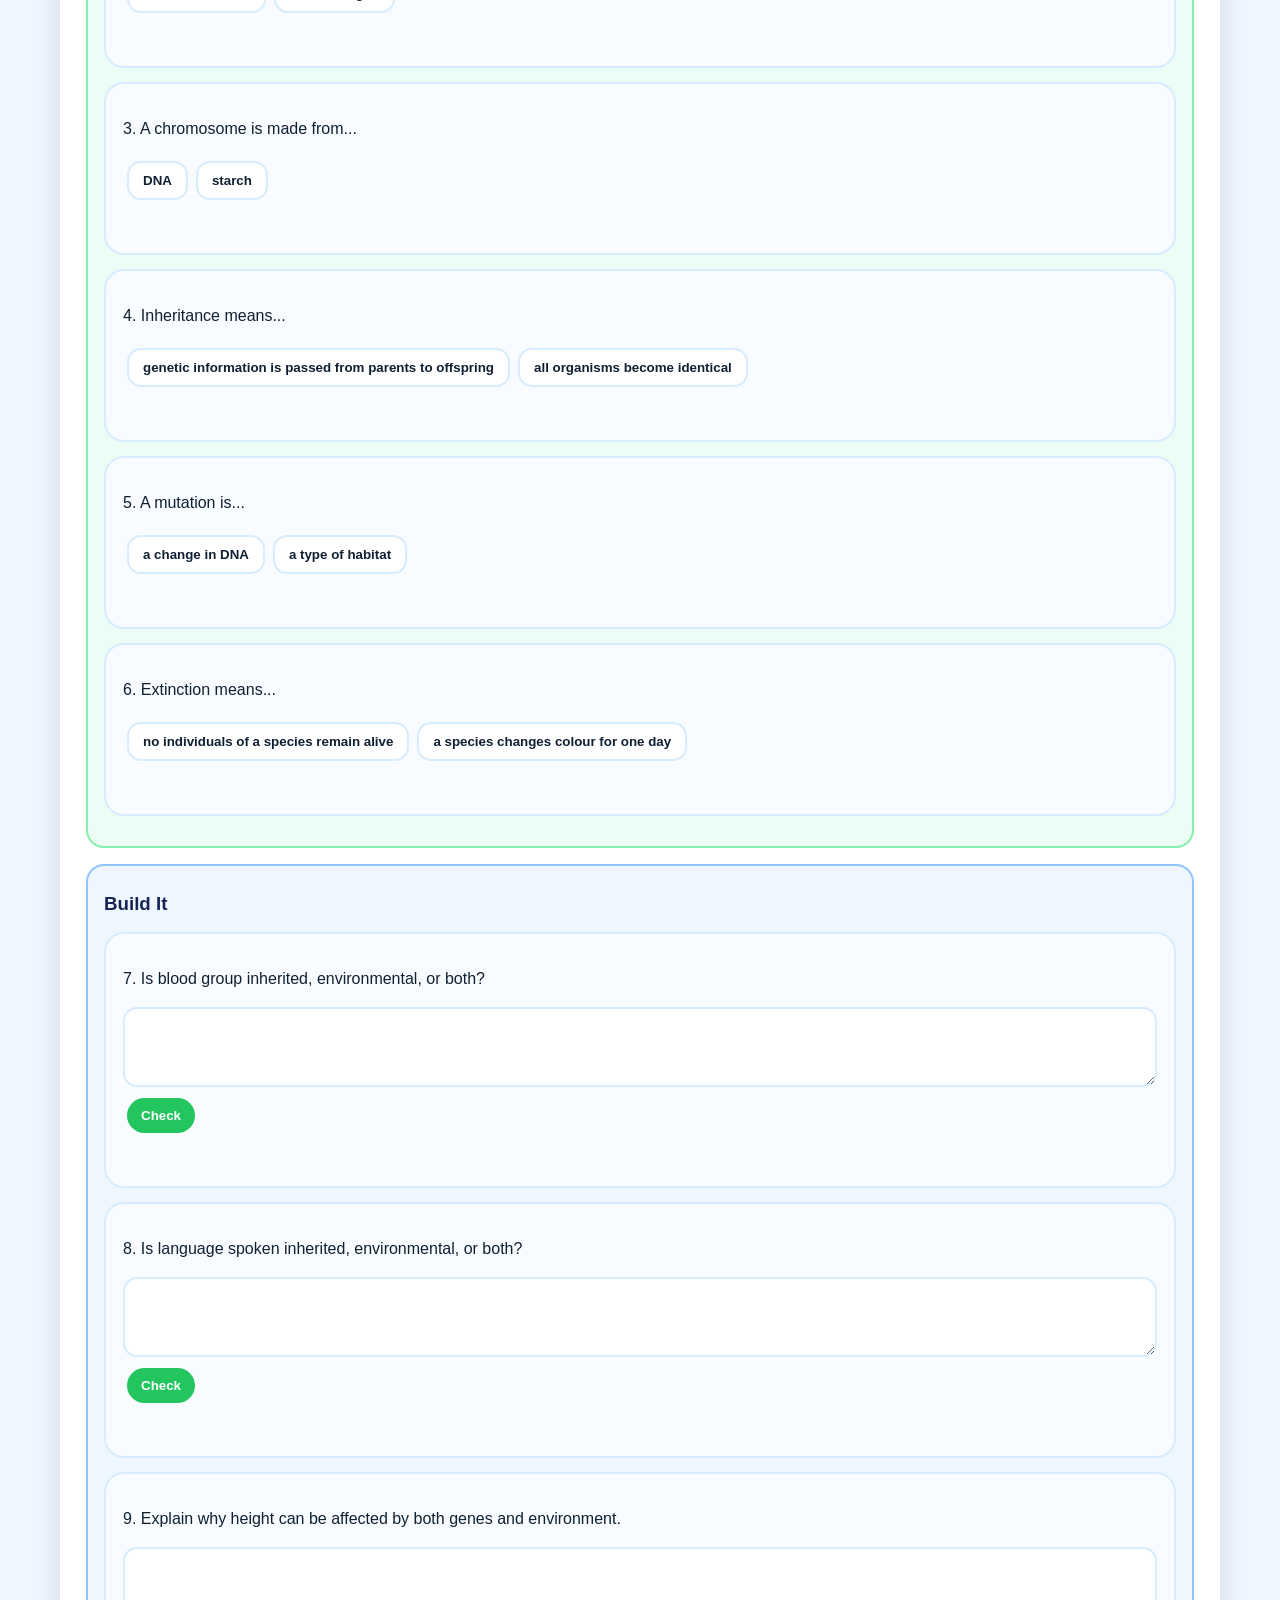
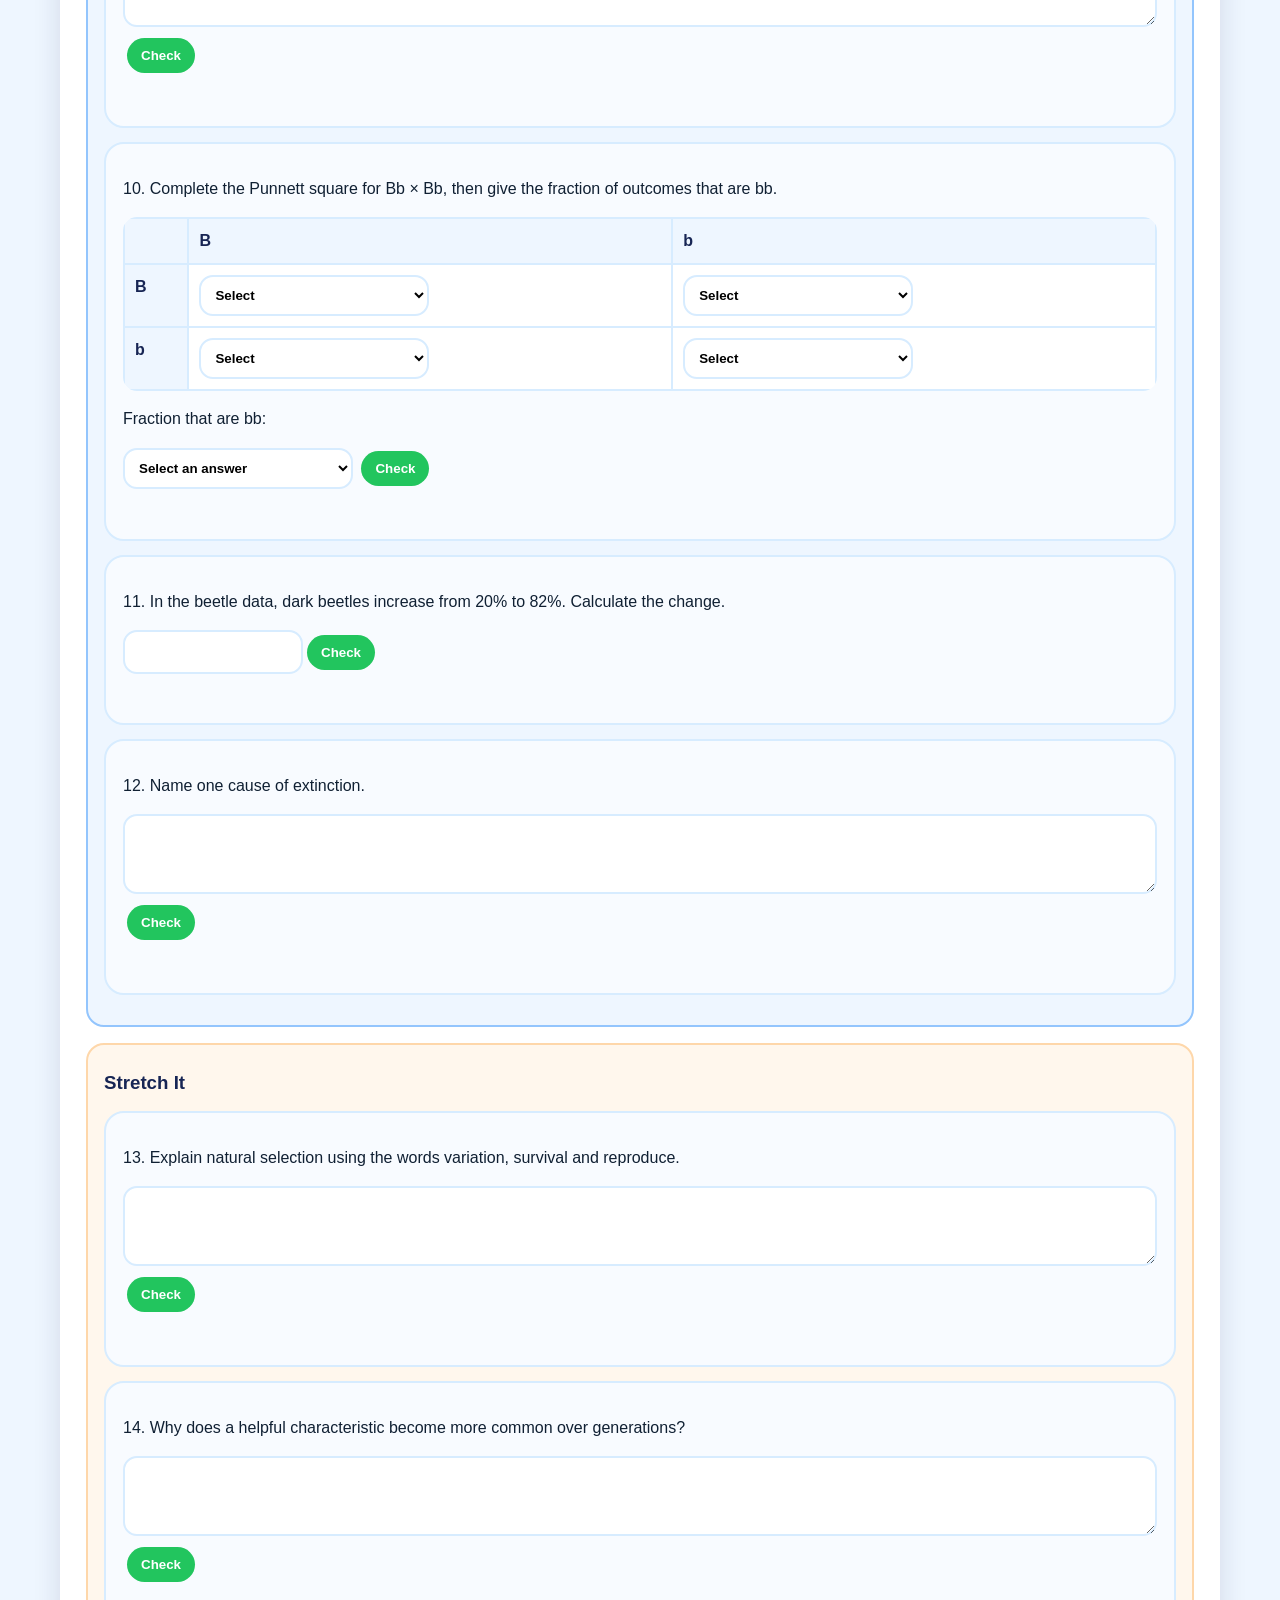
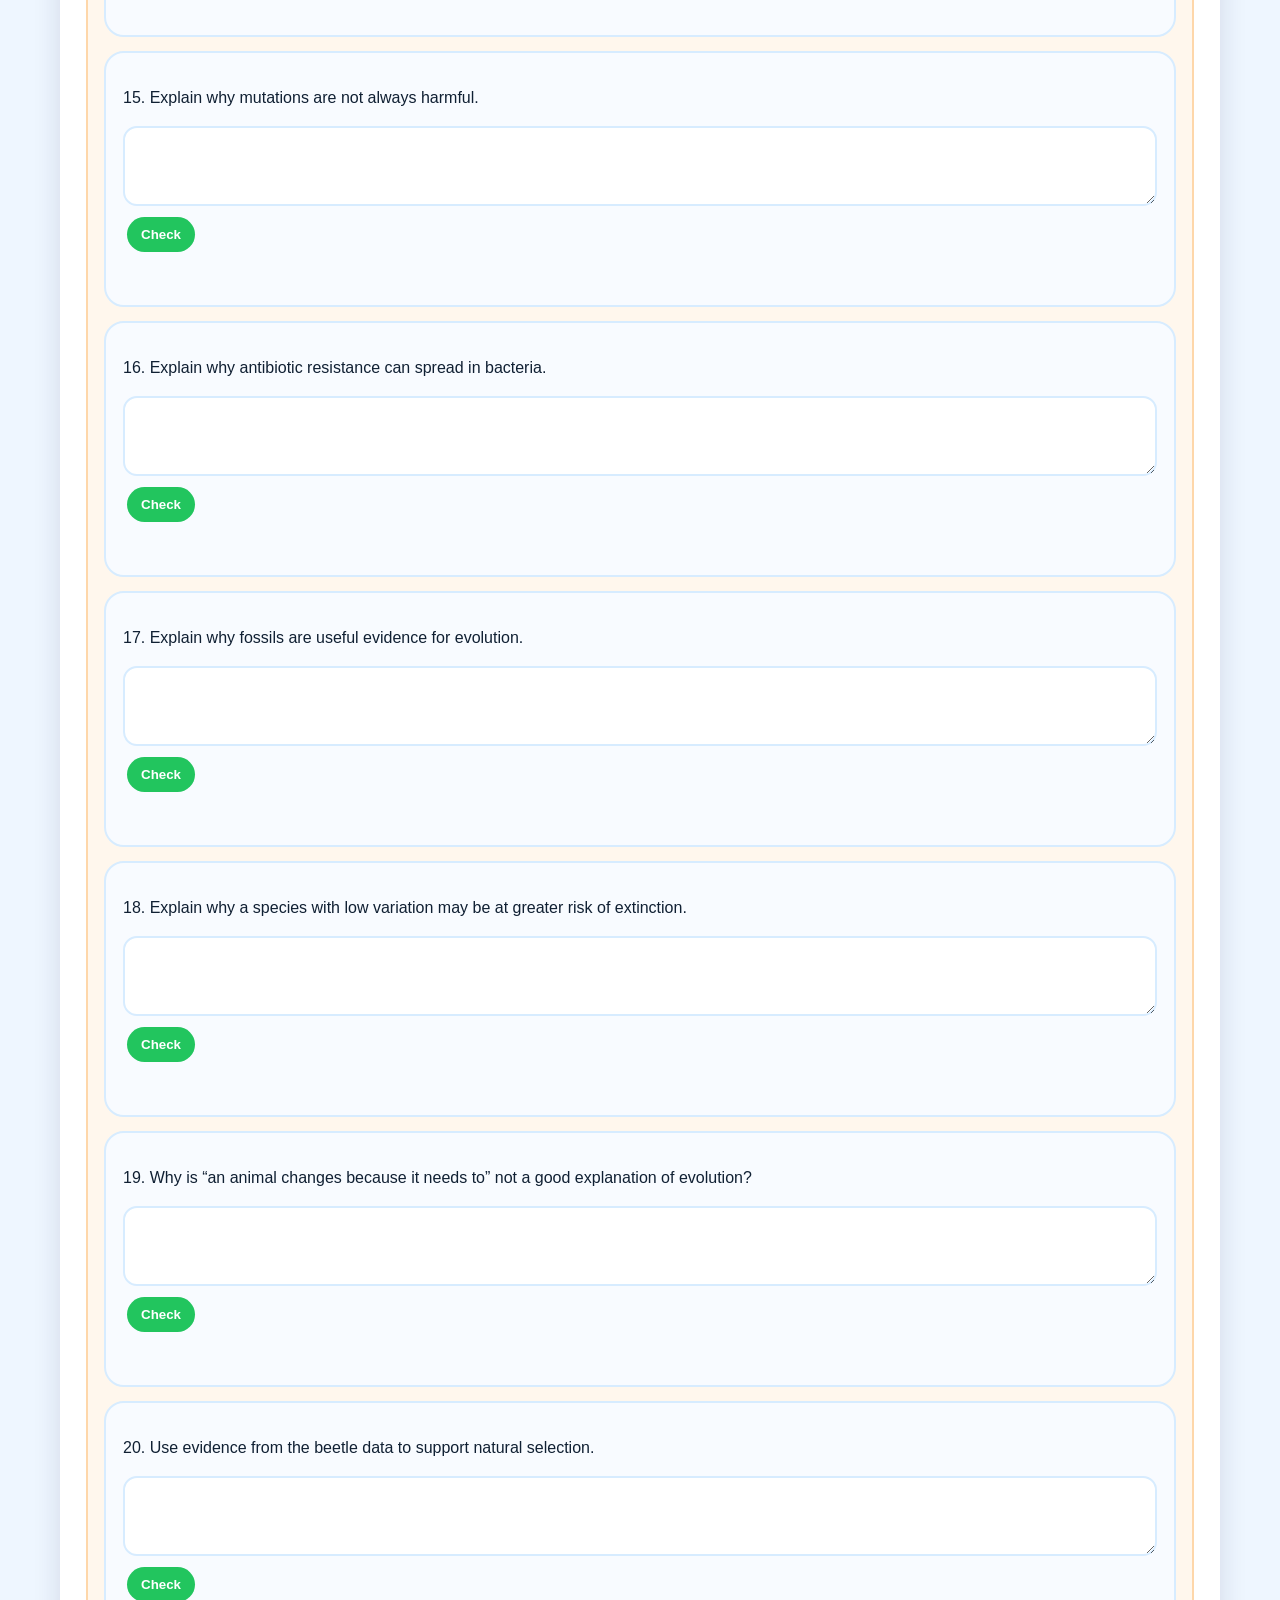
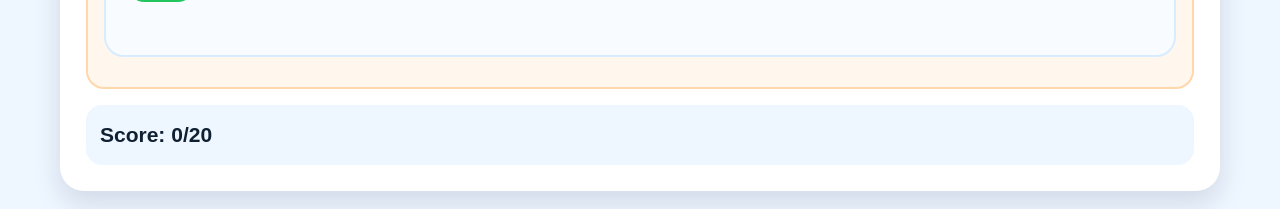
<file: evolution-inheritance.html>
<!DOCTYPE html>
<html lang="en">
<head>
<meta charset="UTF-8">
<meta name="viewport" content="width=device-width,initial-scale=1.0">
<title>Year 8 Evolution and Inheritance</title>
<style>
*{box-sizing:border-box}
html{scroll-behavior:smooth}
body{margin:0;font-family:Arial,Helvetica,sans-serif;background:#eef6ff;color:#102033;line-height:1.5}
.hero{background:linear-gradient(135deg,#12335f,#2563eb,#16a34a);color:white;text-align:center;padding:46px 18px}
.hero h1{font-size:42px;margin:0 0 10px}
.hero p{font-size:18px;font-weight:800;max-width:980px;margin:auto}
.nav{position:sticky;top:0;background:white;border-bottom:2px solid #d7ecff;text-align:center;padding:9px;z-index:30}
.nav a{display:inline-block;margin:3px;padding:9px 12px;background:#eef6ff;border:1px solid #d7ecff;border-radius:999px;text-decoration:none;color:#102033;font-weight:900}
section{max-width:1160px;margin:18px auto;background:white;border-radius:24px;padding:26px;box-shadow:0 12px 28px rgba(20,30,70,.13)}
h2{font-size:30px;color:#172554;margin:0 0 10px}
h3{color:#172554;margin:8px 0}
.card,.task,.quiz-card{border:2px solid #d7ecff;border-radius:20px;background:#f8fbff;padding:17px;margin:14px 0}
.two{display:grid;grid-template-columns:1fr 1fr;gap:16px}
.three{display:grid;grid-template-columns:repeat(3,1fr);gap:16px}
.controls{display:grid;grid-template-columns:repeat(3,1fr);gap:12px;margin:12px 0}
.control{background:white;border:2px solid #d7ecff;border-radius:16px;padding:12px;text-align:center;font-weight:900}
.control strong{display:block;font-size:20px;color:#172554;margin:4px 0}
button{border:0;border-radius:999px;padding:10px 14px;margin:4px;font-weight:900;cursor:pointer}
.green{background:#22c55e;color:white}.blue{background:#38a7ff;color:white}.orange{background:#f59e0b;color:white}.red{background:#ef4444;color:white}.purple{background:#7c3aed;color:white}.ghost{background:#eef6ff;border:2px solid #d7ecff;color:#102033}
.choice{background:white;border:2px solid #d7ecff;color:#102033;border-radius:14px}
.feedback{font-weight:900;margin-top:10px;min-height:22px}.ok{color:#15803d}.no{color:#dc2626}
.info{background:#fff7ed;border:2px solid #fed7aa;border-radius:16px;padding:12px;font-weight:900;color:#7c2d12}
.success{background:#ecfdf5;border:2px solid #86efac;border-radius:16px;padding:12px;font-weight:900;color:#166534}
.warn{background:#fff1f2;border:2px solid #fecaca;border-radius:16px;padding:12px;font-weight:900;color:#991b1b}
textarea{width:100%;min-height:80px;border:2px solid #d7ecff;border-radius:14px;padding:11px;font-size:16px}
input[type=number],input[type=text]{padding:11px;border:2px solid #d7ecff;border-radius:14px;font-size:16px;max-width:180px}
input[type=range]{width:100%}
select{padding:10px;border:2px solid #d7ecff;border-radius:14px;font-weight:900;background:white;max-width:100%;min-width:230px}
table{width:100%;border-collapse:collapse;background:white;border-radius:14px;overflow:hidden;margin:12px 0}
td,th{border:2px solid #d7ecff;padding:10px;text-align:left;vertical-align:top;word-break:normal;overflow-wrap:anywhere}
th{background:#eef6ff;color:#172554}
svg{width:100%;height:auto;background:white;border:2px solid #d7ecff;border-radius:20px}.exact-diagram-img{width:100%;height:auto;display:block;border:2px solid #d7ecff;border-radius:20px;background:white;padding:8px}.diagram-img{width:100%;height:auto;border:2px solid #d7ecff;border-radius:20px;background:#fbf9ff;padding:12px}
.label{font:bold 14px Arial;fill:#172554}
.big{font:bold 18px Arial;fill:#172554}
.small{font:bold 12px Arial;fill:#172554}
.step{display:inline-block;background:#eef6ff;border:2px solid #d7ecff;border-radius:999px;padding:7px 11px;margin:3px;font-weight:900;color:#172554}
.quiz-band{padding:16px;border-radius:18px;margin:16px 0}
.secure{background:#ecfdf5;border:2px solid #86efac}
.build{background:#eef6ff;border:2px solid #93c5fd}
.stretch{background:#fff7ed;border:2px solid #fed7aa}
.quiz-score{font-size:21px;font-weight:900;padding:14px;background:#eef6ff;border-radius:16px}
.pill{display:inline-block;border:2px solid #d7ecff;background:white;border-radius:999px;padding:7px 11px;font-weight:900;margin:3px}
.hiddenAns{color:#64748b;font-style:italic}
.bar{transition:height .35s,y .35s}
@media(max-width:850px){.two,.three,.controls{grid-template-columns:1fr}.nav{position:static}.hero h1{font-size:34px}}
</style>
</head>
<body>
<header class="hero">
<h1>Evolution and Inheritance</h1>
<p>Year 8 revision resource covering DNA, genes and chromosomes, inheritance, changes in DNA, natural selection and extinction.</p>
</header>

<nav class="nav">
<a href="index.html">🏠 Home</a>
<a href="#dna">DNA</a>
<a href="#inheritance">Inheritance</a>
<a href="#mutation">Changes in DNA</a>
<a href="#selection">Natural Selection</a>
<a href="#extinction">Extinction</a>
<a href="#data">Data</a>
<a href="#quiz">CFU</a>
</nav>

<section id="dna">
<h2>1. DNA, Genes and Chromosomes</h2>
<div class="task">
<p><span class="step">Learn</span> Genetic information is stored in the nucleus of cells. DNA is a molecule that carries instructions. A gene is a short section of DNA that codes for a characteristic. DNA is organised into chromosomes.</p>
<div class="three">
<div class="card"><h3>DNA</h3><p>A long molecule carrying genetic instructions.</p></div>
<div class="card"><h3>Gene</h3><p>A section of DNA that helps determine a characteristic.</p></div>
<div class="card"><h3>Chromosome</h3><p>A long coiled structure made of DNA, found in the nucleus.</p></div>
</div>
<div class="info">Key order: <b>cell → nucleus → chromosome → DNA → gene</b>.</div>
</div>

<div class="task">
<p><span class="step">Try it</span> Use the diagram to review where genetic information is found.</p>
<div class="two">
<img class="exact-diagram-img" src="dna-gene-chromosome-diagram.png" alt="Diagram showing cell, nucleus, chromosome, DNA and gene">

<div>
<table>
<tr><th>Question</th><th>Student answer</th></tr>
<tr><td>1. Where are chromosomes found?</td><td><select id="dnaQ1"><option value="">Select an answer</option><option value="nucleus">nucleus</option><option value="cytoplasm">cytoplasm</option><option value="cell membrane">cell membrane</option></select><button class="green" onclick="checkDropdown('dnaQ1','nucleus','dnaF1','Correct: chromosomes are found in the nucleus.','Model answer: Chromosomes are found in the nucleus.')">Check</button><div id="dnaF1" class="feedback"></div></td></tr>
<tr><td>2. What is a gene?</td><td><select id="dnaQ2"><option value="">Select an answer</option><option value="section of DNA">a section of DNA</option><option value="whole cell">a whole cell</option><option value="type of blood cell">a type of blood cell</option></select><button class="green" onclick="checkDropdown('dnaQ2','section of DNA','dnaF2','Correct: a gene is a section of DNA.','Model answer: A gene is a section of DNA that helps determine a characteristic.')">Check</button><div id="dnaF2" class="feedback"></div></td></tr>
<tr><td>3. Which order is correct?</td><td><select id="dnaQ3"><option value="">Select an answer</option><option value="cell-nucleus-chromosome-DNA-gene">cell → nucleus → chromosome → DNA → gene</option><option value="gene-cell-nucleus-DNA">gene → cell → nucleus → DNA</option><option value="DNA-cell-gene-nucleus">DNA → cell → gene → nucleus</option></select><button class="green" onclick="checkDropdown('dnaQ3','cell-nucleus-chromosome-DNA-gene','dnaF3','Correct.','Model answer: cell → nucleus → chromosome → DNA → gene.')">Check</button><div id="dnaF3" class="feedback"></div></td></tr>
</table>
</div>
</div>
</div>
</section>

<section id="inheritance">
<h2>2. Inheritance</h2>
<div class="task">
<p><span class="step">Learn</span> Inheritance is the passing of genetic information from parents to offspring. Offspring inherit genes from both parents, so they often have a mixture of characteristics from their parents.</p>
<div class="three">
<div class="card"><h3>Inherited characteristic</h3><p>A feature passed on genetically, such as natural eye colour or blood group.</p></div>
<div class="card"><h3>Environmental variation</h3><p>Differences caused by surroundings or lifestyle, such as language spoken or scars.</p></div>
<div class="card"><h3>Inherited + environmental</h3><p>Some features are affected by both genes and environment, such as height or body mass.</p></div>
</div>
</div>

<div class="task">
<p><span class="step">Try it</span> Classify each characteristic.</p>
<table>
<tr><th>Characteristic</th><th>Student answer</th></tr>
<tr><td>Blood group</td><td><select id="inhQ1"><option value="">Select an answer</option><option value="inherited">inherited</option><option value="environmental">environmental</option><option value="both">both</option></select><button class="green" onclick="checkDropdown('inhQ1','inherited','inhF1','Correct: blood group is inherited.','Model answer: Blood group is inherited from parents.')">Check</button><div id="inhF1" class="feedback"></div></td></tr>
<tr><td>Language spoken</td><td><select id="inhQ2"><option value="">Select an answer</option><option value="inherited">inherited</option><option value="environmental">environmental</option><option value="both">both</option></select><button class="green" onclick="checkDropdown('inhQ2','environmental','inhF2','Correct: language spoken is environmental.','Model answer: Language spoken is learned from the environment.')">Check</button><div id="inhF2" class="feedback"></div></td></tr>
<tr><td>Height</td><td><select id="inhQ3"><option value="">Select an answer</option><option value="inherited">inherited only</option><option value="environmental">environmental only</option><option value="both">inherited and environmental</option></select><button class="green" onclick="checkDropdown('inhQ3','both','inhF3','Correct: height is affected by genes and environment.','Model answer: Height is affected by inherited genes and environmental factors such as diet and health.')">Check</button><div id="inhF3" class="feedback"></div></td></tr>
</table>
</div>

<div class="task">
<p><span class="step">Check</span> Use the simple inheritance model below. B represents brown eyes and b represents blue eyes. In this simplified model, brown is dominant and blue is recessive.</p>
<div class="controls">
<div class="control">Parent 1 alleles<strong id="p1Alleles">Bb</strong></div>
<div class="control">Parent 2 alleles<strong id="p2Alleles">Bb</strong></div>
<div class="control">Reset<strong><button class="ghost" onclick="resetPunnett()">Reset answers</button></strong></div>
</div>
<table>
<tr><th></th><th>B</th><th>b</th></tr>
<tr><th>B</th><td>BB</td><td>Bb</td></tr>
<tr><th>b</th><td>Bb</td><td>bb</td></tr>
</table>
<table>
<tr><th>Question</th><th>Student answer</th></tr>
<tr><td>Which genotype gives blue eyes in this simplified model?</td><td><select id="punQ1"><option value="">Select an answer</option><option value="BB">BB</option><option value="Bb">Bb</option><option value="bb">bb</option></select><button class="green" onclick="checkDropdown('punQ1','bb','punF1','Correct: bb has two recessive alleles.','Model answer: bb gives blue eyes because the recessive allele must be inherited from both parents.')">Check</button><div id="punF1" class="feedback"></div></td></tr>
<tr><td>How many of the four outcomes contain at least one B allele?</td><td><select id="punQ2"><option value="">Select an answer</option><option value="1">1</option><option value="2">2</option><option value="3">3</option><option value="4">4</option></select><button class="green" onclick="checkDropdown('punQ2','3','punF2','Correct: BB, Bb and Bb all contain at least one B.','Model answer: 3 out of 4 outcomes contain at least one B allele.')">Check</button><div id="punF2" class="feedback"></div></td></tr>
<tr><td>What fraction of outcomes are bb?</td><td><select id="punQ3"><option value="">Select an answer</option><option value="1/4">1/4</option><option value="1/2">1/2</option><option value="3/4">3/4</option></select><button class="green" onclick="checkDropdown('punQ3','1/4','punF3','Correct: one out of four outcomes is bb.','Model answer: 1/4 of the outcomes are bb.')">Check</button><div id="punF3" class="feedback"></div></td></tr>
</table>
</div>
</section>

<section id="mutation">
<h2>3. Changes in DNA</h2>
<div class="task">
<p><span class="step">Learn</span> A mutation is a change in DNA. Mutations can be harmful, neutral or sometimes beneficial. Variation caused by mutation can be inherited if it occurs in sex cells.</p>
<div class="three">
<div class="card"><h3>Neutral</h3><p>No noticeable effect on the organism.</p></div>
<div class="card"><h3>Harmful</h3><p>Reduces survival or causes a problem.</p></div>
<div class="card"><h3>Beneficial</h3><p>Helps survival or reproduction in a particular environment.</p></div>
</div>
<div class="info">Mutations do not happen because an organism “needs” them. They occur randomly. The environment decides whether a mutation is useful.</div>
</div>

<div class="task">
<p><span class="step">Check</span> Classify the mutation scenario.</p>
<table>
<tr><th>Scenario</th><th>Student answer</th></tr>
<tr><td>A change in DNA has no effect on the protein produced.</td><td><select id="mutQ1"><option value="">Select an answer</option><option value="neutral">neutral</option><option value="harmful">harmful</option><option value="beneficial">beneficial</option></select><button class="green" onclick="checkDropdown('mutQ1','neutral','mutF1','Correct: no effect means neutral.','Model answer: This mutation is neutral because it has no noticeable effect.')">Check</button><div id="mutF1" class="feedback"></div></td></tr>
<tr><td>A mutation gives bacteria resistance to an antibiotic. The bacteria are then exposed to that antibiotic.</td><td><select id="mutQ2"><option value="">Select an answer</option><option value="neutral">neutral</option><option value="harmful">harmful</option><option value="beneficial">beneficial</option></select><button class="green" onclick="checkDropdown('mutQ2','beneficial','mutF2','Correct: resistance helps the bacteria survive in this environment.','Model answer: This mutation is beneficial for the bacteria in an environment where the antibiotic is present.')">Check</button><div id="mutF2" class="feedback"></div></td></tr>
<tr><td>A mutation stops an important enzyme from working.</td><td><select id="mutQ3"><option value="">Select an answer</option><option value="neutral">neutral</option><option value="harmful">harmful</option><option value="beneficial">beneficial</option></select><button class="green" onclick="checkDropdown('mutQ3','harmful','mutF3','Correct: it prevents an important enzyme working.','Model answer: This mutation is harmful because it stops an important enzyme from working.')">Check</button><div id="mutF3" class="feedback"></div></td></tr>
</table>
</div>
</section>

<section id="selection">
<h2>4. Natural Selection</h2>
<div class="task">
<p><span class="step">Learn</span> Natural selection happens when individuals with helpful characteristics are more likely to survive, reproduce and pass on their genes. Over many generations, the helpful characteristic becomes more common.</p>
<div class="info">Sequence: <b>variation → competition → survival advantage → reproduction → inheritance → population changes over generations</b>.</div>
</div>

<div class="task">
<p><span class="step">Try it</span> Use the environment model to see how camouflage affects survival.</p>
<div class="controls">
<div class="control">Environment<strong id="envLabel">dark forest</strong><button class="blue" onclick="setEnvironment('dark')">Dark forest</button><button class="orange" onclick="setEnvironment('light')">Light forest</button><button class="ghost" onclick="resetSelection()">Reset</button></div>
<div class="control">Better camouflaged<strong id="camouflageLabel">dark beetles</strong></div>
<div class="control">Selection pressure<strong>predators</strong></div>
</div>
<div class="two">
<svg viewBox="0 0 560 360" aria-label="natural selection beetle population model">
<rect id="envBackground" x="30" y="40" width="500" height="250" rx="24" fill="#334155" stroke="#172554" stroke-width="4"/>
<circle cx="120" cy="125" r="22" fill="#111827" stroke="#020617" stroke-width="4"/>
<circle cx="200" cy="190" r="22" fill="#111827" stroke="#020617" stroke-width="4"/>
<circle cx="310" cy="110" r="22" fill="#f8fafc" stroke="#172554" stroke-width="4"/>
<circle cx="420" cy="205" r="22" fill="#f8fafc" stroke="#172554" stroke-width="4"/>
<text x="280" y="330" text-anchor="middle" class="big" id="selectionText">Dark beetles are harder to see in a dark forest.</text>
</svg>
<div>
<svg viewBox="0 0 420 320" aria-label="population bar chart">
<line x1="70" y1="270" x2="350" y2="270" stroke="#172554" stroke-width="5"/>
<line x1="70" y1="270" x2="70" y2="50" stroke="#172554" stroke-width="5"/>
<rect id="darkBar" class="bar" x="125" y="90" width="70" height="180" fill="#111827"/>
<rect id="lightBar" class="bar" x="245" y="170" width="70" height="100" fill="#f8fafc" stroke="#172554" stroke-width="3"/>
<text x="160" y="295" text-anchor="middle" class="label">dark</text>
<text x="280" y="295" text-anchor="middle" class="label">light</text>
<text x="210" y="35" text-anchor="middle" class="big">Surviving beetles</text>
</svg>
</div>
</div>
<table>
<tr><th>Question</th><th>Student answer</th></tr>
<tr><td>In the current environment, which beetles are more likely to survive?</td><td><select id="selQ1"><option value="">Select an answer</option><option value="dark">dark beetles</option><option value="light">light beetles</option></select><button class="green" onclick="checkSelection()">Check</button><div id="selF1" class="feedback"></div></td></tr>
<tr><td>Why does that characteristic become more common?</td><td><select id="selQ2"><option value="">Select an answer</option><option value="reproduce">they survive, reproduce and pass on genes</option><option value="decide">they decide to change colour</option><option value="need">they change because they need to</option></select><button class="green" onclick="checkDropdown('selQ2','reproduce','selF2','Correct: survivors reproduce and pass on genes.','Model answer: Helpful characteristics become more common because individuals with them are more likely to survive, reproduce and pass on the genes.')">Check</button><div id="selF2" class="feedback"></div></td></tr>
</table>
</div>
</section>

<section id="extinction">
<h2>5. Extinction</h2>
<div class="task">
<p><span class="step">Learn</span> Extinction happens when no individuals of a species remain alive. It can happen when a species cannot adapt quickly enough to changes in its environment.</p>
<div class="three">
<div class="card"><h3>Environmental change</h3><p>Climate or habitat changes can make survival difficult.</p></div>
<div class="card"><h3>New predators or disease</h3><p>A new threat can reduce population size quickly.</p></div>
<div class="card"><h3>Competition or human activity</h3><p>Species may lose food, space or habitat.</p></div>
</div>
</div>

<div class="task">
<p><span class="step">Check</span> Identify the cause of extinction risk.</p>
<table>
<tr><th>Scenario</th><th>Student answer</th></tr>
<tr><td>A forest is cut down and the species loses its habitat.</td><td><select id="extQ1"><option value="">Select an answer</option><option value="habitat loss">habitat loss</option><option value="disease">disease</option><option value="new predator">new predator</option></select><button class="green" onclick="checkDropdown('extQ1','habitat loss','extF1','Correct: the species loses its habitat.','Model answer: This is habitat loss caused by deforestation.')">Check</button><div id="extF1" class="feedback"></div></td></tr>
<tr><td>A new virus spreads through a small population.</td><td><select id="extQ2"><option value="">Select an answer</option><option value="habitat loss">habitat loss</option><option value="disease">disease</option><option value="competition">competition</option></select><button class="green" onclick="checkDropdown('extQ2','disease','extF2','Correct: a virus is a disease.','Model answer: Disease can reduce a population and increase extinction risk.')">Check</button><div id="extF2" class="feedback"></div></td></tr>
<tr><td>A new species uses the same food source and is better adapted.</td><td><select id="extQ3"><option value="">Select an answer</option><option value="competition">competition</option><option value="asteroid">asteroid</option><option value="mutation">mutation only</option></select><button class="green" onclick="checkDropdown('extQ3','competition','extF3','Correct: both species need the same food.','Model answer: This is competition because both species use the same food source.')">Check</button><div id="extF3" class="feedback"></div></td></tr>
</table>
</div>
</section>

<section id="data">
<h2>6. Data and Evidence</h2>
<div class="task">
<p><span class="step">Learn</span> Scientists use data, fossils and observations to explain evolution. Graphs can show how a characteristic or population changes over time.</p>
<table>
<tr><th>Generation</th><th>% dark beetles</th></tr>
<tr><td>1</td><td>20</td></tr>
<tr><td>2</td><td>35</td></tr>
<tr><td>3</td><td>55</td></tr>
<tr><td>4</td><td>70</td></tr>
<tr><td>5</td><td>82</td></tr>
</table>
<div class="two">
<svg viewBox="0 0 520 360" aria-label="percentage dark beetles graph">
<line x1="70" y1="300" x2="460" y2="300" stroke="#172554" stroke-width="4"/>
<line x1="70" y1="300" x2="70" y2="50" stroke="#172554" stroke-width="4"/>
<text x="265" y="340" text-anchor="middle" class="label">Generation</text>
<text x="25" y="190" class="label" transform="rotate(-90 25 190)">Dark beetles / %</text>
<text x="58" y="305" class="small">0</text><text x="48" y="245" class="small">25</text><text x="48" y="185" class="small">50</text><text x="48" y="125" class="small">75</text><text x="42" y="65" class="small">100</text>
<polyline points="120,252 200,216 280,168 360,132 440,103" stroke="#2563eb" stroke-width="5" fill="none"/>
<circle cx="120" cy="252" r="7" fill="#ef4444" stroke="#172554" stroke-width="3"/>
<circle cx="200" cy="216" r="7" fill="#ef4444" stroke="#172554" stroke-width="3"/>
<circle cx="280" cy="168" r="7" fill="#ef4444" stroke="#172554" stroke-width="3"/>
<circle cx="360" cy="132" r="7" fill="#ef4444" stroke="#172554" stroke-width="3"/>
<circle cx="440" cy="103" r="7" fill="#ef4444" stroke="#172554" stroke-width="3"/>
</svg>
<div>
<table>
<tr><th>Question</th><th>Student answer</th></tr>
<tr><td>What trend is shown?</td><td><select id="dataQ1"><option value="">Select an answer</option><option value="increase">percentage of dark beetles increases</option><option value="decrease">percentage decreases</option><option value="no change">no change</option></select><button class="green" onclick="checkDropdown('dataQ1','increase','dataF1','Correct: the percentage increases.','Model answer: The percentage of dark beetles increases over the generations.')">Check</button><div id="dataF1" class="feedback"></div></td></tr>
<tr><td>What is the change from generation 1 to 5?</td><td><select id="dataQ2"><option value="">Select an answer</option><option value="62">62 percentage points</option><option value="82">82 percentage points</option><option value="20">20 percentage points</option></select><button class="green" onclick="checkDropdown('dataQ2','62','dataF2','Correct: 82 − 20 = 62 percentage points.','Model answer: The change is 82 − 20 = 62 percentage points.')">Check</button><div id="dataF2" class="feedback"></div></td></tr>
<tr><td>Which explanation best fits the data?</td><td><select id="dataQ3"><option value="">Select an answer</option><option value="selection">dark beetles had a survival advantage and reproduced more</option><option value="choice">light beetles chose to become dark</option><option value="random only">the environment had no effect</option></select><button class="green" onclick="checkDropdown('dataQ3','selection','dataF3','Correct: survival advantage explains the population change.','Model answer: Dark beetles likely had a survival advantage and passed on their genes more often.')">Check</button><div id="dataF3" class="feedback"></div></td></tr>
</table>
</div>
</div>
</div>
</section>

<section id="quiz">
<h2>7. Final CFU: 20 Questions</h2>

<div class="quiz-band secure"><h3>Secure It</h3>
<div class="quiz-card"><p>1. Where is DNA found in a cell?</p><button class="choice" onclick="quiz(this,true,'q1','Correct: DNA is found in the nucleus.','Model answer: DNA is found in the nucleus of most body cells.')">nucleus</button><button class="choice" onclick="quiz(this,false,'q1','Correct: DNA is found in the nucleus.','Model answer: DNA is found in the nucleus of most body cells.')">cell wall</button><div id="q1" class="feedback"></div></div>
<div class="quiz-card"><p>2. A gene is...</p><button class="choice" onclick="quiz(this,true,'q2','Correct: a gene is a section of DNA.','Model answer: A gene is a section of DNA that helps determine a characteristic.')">a section of DNA</button><button class="choice" onclick="quiz(this,false,'q2','Correct: a gene is a section of DNA.','Model answer: A gene is a section of DNA that helps determine a characteristic.')">a whole organ</button><div id="q2" class="feedback"></div></div>
<div class="quiz-card"><p>3. A chromosome is made from...</p><button class="choice" onclick="quiz(this,true,'q3','Correct: chromosomes are made from DNA.','Model answer: Chromosomes are long coiled structures made from DNA.')">DNA</button><button class="choice" onclick="quiz(this,false,'q3','Correct: chromosomes are made from DNA.','Model answer: Chromosomes are long coiled structures made from DNA.')">starch</button><div id="q3" class="feedback"></div></div>
<div class="quiz-card"><p>4. Inheritance means...</p><button class="choice" onclick="quiz(this,true,'q4','Correct: genetic information is passed from parents to offspring.','Model answer: Inheritance is the passing of genetic information from parents to offspring.')">genetic information is passed from parents to offspring</button><button class="choice" onclick="quiz(this,false,'q4','Correct: genetic information is passed from parents to offspring.','Model answer: Inheritance is the passing of genetic information from parents to offspring.')">all organisms become identical</button><div id="q4" class="feedback"></div></div>
<div class="quiz-card"><p>5. A mutation is...</p><button class="choice" onclick="quiz(this,true,'q5','Correct: a mutation is a change in DNA.','Model answer: A mutation is a change in DNA.')">a change in DNA</button><button class="choice" onclick="quiz(this,false,'q5','Correct: a mutation is a change in DNA.','Model answer: A mutation is a change in DNA.')">a type of habitat</button><div id="q5" class="feedback"></div></div>
<div class="quiz-card"><p>6. Extinction means...</p><button class="choice" onclick="quiz(this,true,'q6','Correct: no individuals of the species remain alive.','Model answer: Extinction happens when no individuals of a species remain alive.')">no individuals of a species remain alive</button><button class="choice" onclick="quiz(this,false,'q6','Correct: no individuals of the species remain alive.','Model answer: Extinction happens when no individuals of a species remain alive.')">a species changes colour for one day</button><div id="q6" class="feedback"></div></div>
</div>

<div class="quiz-band build"><h3>Build It</h3>
<div class="quiz-card"><p>7. Is blood group inherited, environmental, or both?</p><textarea id="stretch7"></textarea><button class="green" onclick="checkAny('stretch7','q7',['inherited'],'Good: blood group is inherited.','Model answer: Blood group is inherited because it is determined by genes passed from parents.')">Check</button><div id="q7" class="feedback"></div></div>
<div class="quiz-card"><p>8. Is language spoken inherited, environmental, or both?</p><textarea id="stretch8"></textarea><button class="green" onclick="checkAny('stretch8','q8',['environment'],'Good: language spoken is environmental.','Model answer: Language spoken is environmental because it is learned from surroundings.')">Check</button><div id="q8" class="feedback"></div></div>
<div class="quiz-card"><p>9. Explain why height can be affected by both genes and environment.</p><textarea id="stretch9"></textarea><button class="green" onclick="checkText('stretch9','q9',['genes','environment'],'Good: you included genes and environment.','Model answer: Height is affected by genes inherited from parents and environmental factors such as diet and health.')">Check</button><div id="q9" class="feedback"></div></div>
<div class="quiz-card">
<p>10. Complete the Punnett square for Bb × Bb, then give the fraction of outcomes that are bb.</p>
<table>
<tr><th></th><th>B</th><th>b</th></tr>
<tr><th>B</th><td><select id="pun10a"><option value="">Select</option><option>BB</option><option>Bb</option><option>bb</option></select></td><td><select id="pun10b"><option value="">Select</option><option>BB</option><option>Bb</option><option>bb</option></select></td></tr>
<tr><th>b</th><td><select id="pun10c"><option value="">Select</option><option>BB</option><option>Bb</option><option>bb</option></select></td><td><select id="pun10d"><option value="">Select</option><option>BB</option><option>Bb</option><option>bb</option></select></td></tr>
</table>
<p>Fraction that are bb:</p>
<select id="calc10"><option value="">Select an answer</option><option value="1/4">1/4</option><option value="1/2">1/2</option><option value="3/4">3/4</option><option value="4/4">4/4</option></select>
<button class="green" onclick="checkPunnettCFU()">Check</button>
<div id="q10" class="feedback"></div>
</div>
<div class="quiz-card"><p>11. In the beetle data, dark beetles increase from 20% to 82%. Calculate the change.</p><input type="number" id="calc11"><button class="green" onclick="checkCalc('calc11',62,'q11','Correct: 82 − 20 = 62 percentage points.')">Check</button><div id="q11" class="feedback"></div></div>
<div class="quiz-card"><p>12. Name one cause of extinction.</p><textarea id="stretch12"></textarea><button class="green" onclick="checkAny('stretch12','q12',['habitat','disease','predator','competition','climate','human','hunting'],'Good: this can cause extinction.','Model answer: Causes of extinction include habitat loss, disease, new predators, competition, climate change or human activity.')">Check</button><div id="q12" class="feedback"></div></div>
</div>

<div class="quiz-band stretch"><h3>Stretch It</h3>
<div class="quiz-card"><p>13. Explain natural selection using the words variation, survival and reproduce.</p><textarea id="stretch13"></textarea><button class="green" onclick="checkText('stretch13','q13',['variation','survival','reproduce'],'Good: you included the key process words.','Model answer: Natural selection happens when there is variation. Individuals with helpful characteristics have a survival advantage, reproduce more and pass on their genes.')">Check</button><div id="q13" class="feedback"></div></div>
<div class="quiz-card"><p>14. Why does a helpful characteristic become more common over generations?</p><textarea id="stretch14"></textarea><button class="green" onclick="checkText('stretch14','q14',['survive','reproduce'],'Good: survival and reproduction explain the change.','Model answer: Individuals with the helpful characteristic are more likely to survive and reproduce, so they pass the genes on to offspring.')">Check</button><div id="q14" class="feedback"></div></div>
<div class="quiz-card"><p>15. Explain why mutations are not always harmful.</p><textarea id="stretch15"></textarea><button class="green" onclick="checkAny('stretch15','q15',['neutral','beneficial','helpful'],'Good: mutations can be neutral or beneficial.','Model answer: Mutations are not always harmful. Some have no effect and are neutral, while some may be beneficial in a particular environment.')">Check</button><div id="q15" class="feedback"></div></div>
<div class="quiz-card"><p>16. Explain why antibiotic resistance can spread in bacteria.</p><textarea id="stretch16"></textarea><button class="green" onclick="checkText('stretch16','q16',['survive','reproduce'],'Good: resistant bacteria survive and reproduce.','Model answer: Bacteria with resistance survive when antibiotics are present. They reproduce and pass on the resistance, so resistance becomes more common.')">Check</button><div id="q16" class="feedback"></div></div>
<div class="quiz-card"><p>17. Explain why fossils are useful evidence for evolution.</p><textarea id="stretch17"></textarea><button class="green" onclick="checkAny('stretch17','q17',['change','past','over time'],'Good: fossils show past organisms and change over time.','Model answer: Fossils are useful because they show what organisms were like in the past and provide evidence that species have changed over time.')">Check</button><div id="q17" class="feedback"></div></div>
<div class="quiz-card"><p>18. Explain why a species with low variation may be at greater risk of extinction.</p><textarea id="stretch18"></textarea><button class="green" onclick="checkAny('stretch18','q18',['adapt','survive','change'],'Good: low variation reduces chance some survive change.','Model answer: If there is low variation, fewer individuals may have characteristics that help them survive environmental change, so extinction risk is higher.')">Check</button><div id="q18" class="feedback"></div></div>
<div class="quiz-card"><p>19. Why is “an animal changes because it needs to” not a good explanation of evolution?</p><textarea id="stretch19"></textarea><button class="green" onclick="checkAny('stretch19','q19',['random','mutation','selection','genes'],'Good: evolution is not need-based.','Model answer: Organisms do not choose to change because they need to. Mutations happen randomly, and natural selection increases helpful inherited characteristics over generations.')">Check</button><div id="q19" class="feedback"></div></div>
<div class="quiz-card"><p>20. Use evidence from the beetle data to support natural selection.</p><textarea id="stretch20"></textarea><button class="green" onclick="checkAny('stretch20','q20',['20','82','increase'],'Good: you used evidence from the data.','Model answer: The percentage of dark beetles increased from 20% in generation 1 to 82% in generation 5, suggesting dark beetles had a survival advantage and reproduced more.')">Check</button><div id="q20" class="feedback"></div></div>
</div>
<div class="quiz-score">Score: <span id="quizScore">0</span>/20</div>
</section>

<script>
let quizScore=0;
let answered={};
let environment='dark';

function el(id){return document.getElementById(id);}

function checkDropdown(selectId,correct,feedbackId,correctMsg,modelMsg){
let ans=el(selectId).value;
if(!ans){el(feedbackId).textContent='Select an answer first.';el(feedbackId).className='feedback no';return;}
let ok=ans===correct;
el(feedbackId).textContent=ok?correctMsg:modelMsg;
el(feedbackId).className='feedback '+(ok?'ok':'no');
}

function resetPunnett(){
['punQ1','punQ2','punQ3'].forEach(id=>el(id).value='');
['punF1','punF2','punF3'].forEach(id=>{el(id).textContent='';el(id).className='feedback';});
}

function setEnvironment(env){
environment=env;
updateSelection();
}
function resetSelection(){
environment='dark';
updateSelection();
el('selQ1').value='';
el('selQ2').value='';
el('selF1').textContent='';
el('selF2').textContent='';
el('selF1').className='feedback';
el('selF2').className='feedback';
}
function updateSelection(){
if(environment==='dark'){
el('envLabel').textContent='dark forest';
el('camouflageLabel').textContent='dark beetles';
el('envBackground').setAttribute('fill','#334155');
el('selectionText').textContent='Dark beetles are harder to see in a dark forest.';
el('darkBar').setAttribute('y','90');
el('darkBar').setAttribute('height','180');
el('lightBar').setAttribute('y','170');
el('lightBar').setAttribute('height','100');
}else{
el('envLabel').textContent='light forest';
el('camouflageLabel').textContent='light beetles';
el('envBackground').setAttribute('fill','#fde68a');
el('selectionText').textContent='Light beetles are harder to see in a light forest.';
el('darkBar').setAttribute('y','170');
el('darkBar').setAttribute('height','100');
el('lightBar').setAttribute('y','90');
el('lightBar').setAttribute('height','180');
}
}
function checkSelection(){
let ans=el('selQ1').value;
let correct=environment==='dark'?'dark':'light';
if(!ans){el('selF1').textContent='Select an answer first.';el('selF1').className='feedback no';return;}
let ok=ans===correct;
let model=environment==='dark'?'Dark beetles are more camouflaged in a dark forest.':'Light beetles are more camouflaged in a light forest.';
el('selF1').textContent=ok?'Correct. '+model:'Model answer: '+model;
el('selF1').className='feedback '+(ok?'ok':'no');
}

const safetyResetIds=[];
function quiz(btn,c,fid,correctMsg,model){
if(answered[fid])return;
answered[fid]=true;
let p=btn.closest('.quiz-card');
p.querySelectorAll('.choice').forEach(b=>b.classList.remove('correct','wrong'));
btn.classList.add(c?'correct':'wrong');
el(fid).textContent=c?correctMsg:model;
el(fid).className='feedback '+(c?'ok':'no');
if(c)quizScore++;
el('quizScore').textContent=quizScore;
}
function checkCalc(inputId,ans,fid,msg){
if(answered[fid])return;
let v=Number(el(inputId).value);
let c=Math.abs(v-ans)<0.01;
el(fid).textContent=c?msg:'Not quite. Correct method: '+msg.replace('Correct: ','');
el(fid).className='feedback '+(c?'ok':'no');
if(c){answered[fid]=true;quizScore++;el('quizScore').textContent=quizScore;}
}
function checkText(inputId,fid,words,msg,model){
if(answered[fid])return;
let t=el(inputId).value.toLowerCase();
let c=words.every(w=>t.includes(w));
el(fid).textContent=c?msg:model;
el(fid).className='feedback '+(c?'ok':'no');
if(c){answered[fid]=true;quizScore++;el('quizScore').textContent=quizScore;}
}
function checkAny(inputId,fid,words,msg,model){
if(answered[fid])return;
let t=el(inputId).value.toLowerCase();
let c=words.some(w=>t.includes(w));
el(fid).textContent=c?msg:model;
el(fid).className='feedback '+(c?'ok':'no');
if(c){answered[fid]=true;quizScore++;el('quizScore').textContent=quizScore;}
}

function checkPunnettCFU(){
if(answered['q10'])return;
let vals=[el('pun10a').value,el('pun10b').value,el('pun10c').value,el('pun10d').value,el('calc10').value];
if(vals.some(v=>!v)){
el('q10').textContent='Complete every box and select the fraction.';
el('q10').className='feedback no';
return;
}
let correct=el('pun10a').value==='BB' && el('pun10b').value==='Bb' && el('pun10c').value==='Bb' && el('pun10d').value==='bb' && el('calc10').value==='1/4';
el('q10').textContent=correct?'Correct: the outcomes are BB, Bb, Bb and bb, so 1 out of 4 is bb.':'Model answer: The Punnett square outcomes are BB, Bb, Bb and bb. 1 out of 4 outcomes is bb, so the fraction is 1/4.';
el('q10').className='feedback '+(correct?'ok':'no');
if(correct){answered['q10']=true;quizScore++;el('quizScore').textContent=quizScore;}
}

function checkTextExact(inputId,ans,fid,msg,model){
if(answered[fid])return;
let t=el(inputId).value.trim().toLowerCase().replace(/\s/g,'');
let c=t===ans.toLowerCase();
el(fid).textContent=c?msg:model;
el(fid).className='feedback '+(c?'ok':'no');
if(c){answered[fid]=true;quizScore++;el('quizScore').textContent=quizScore;}
}

window.onload=function(){updateSelection();};
</script>
</body>
</html>
</file>
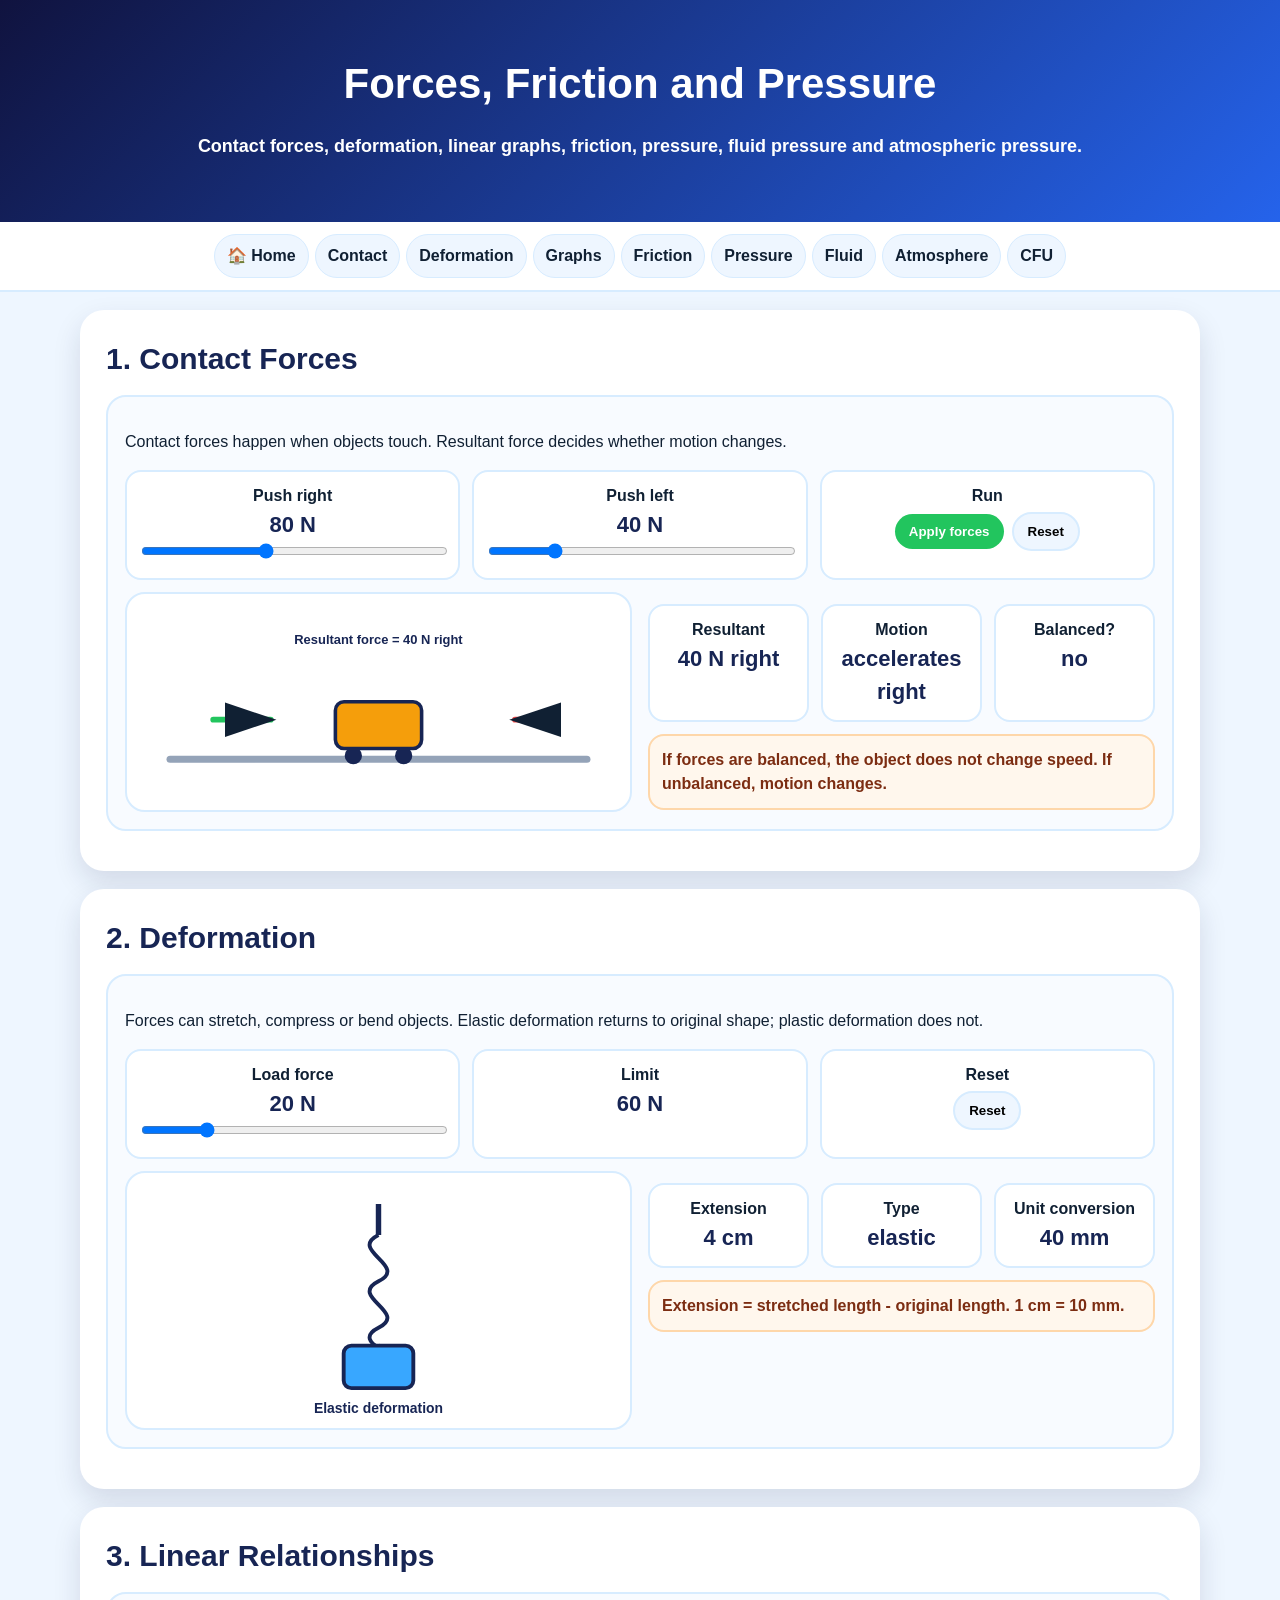
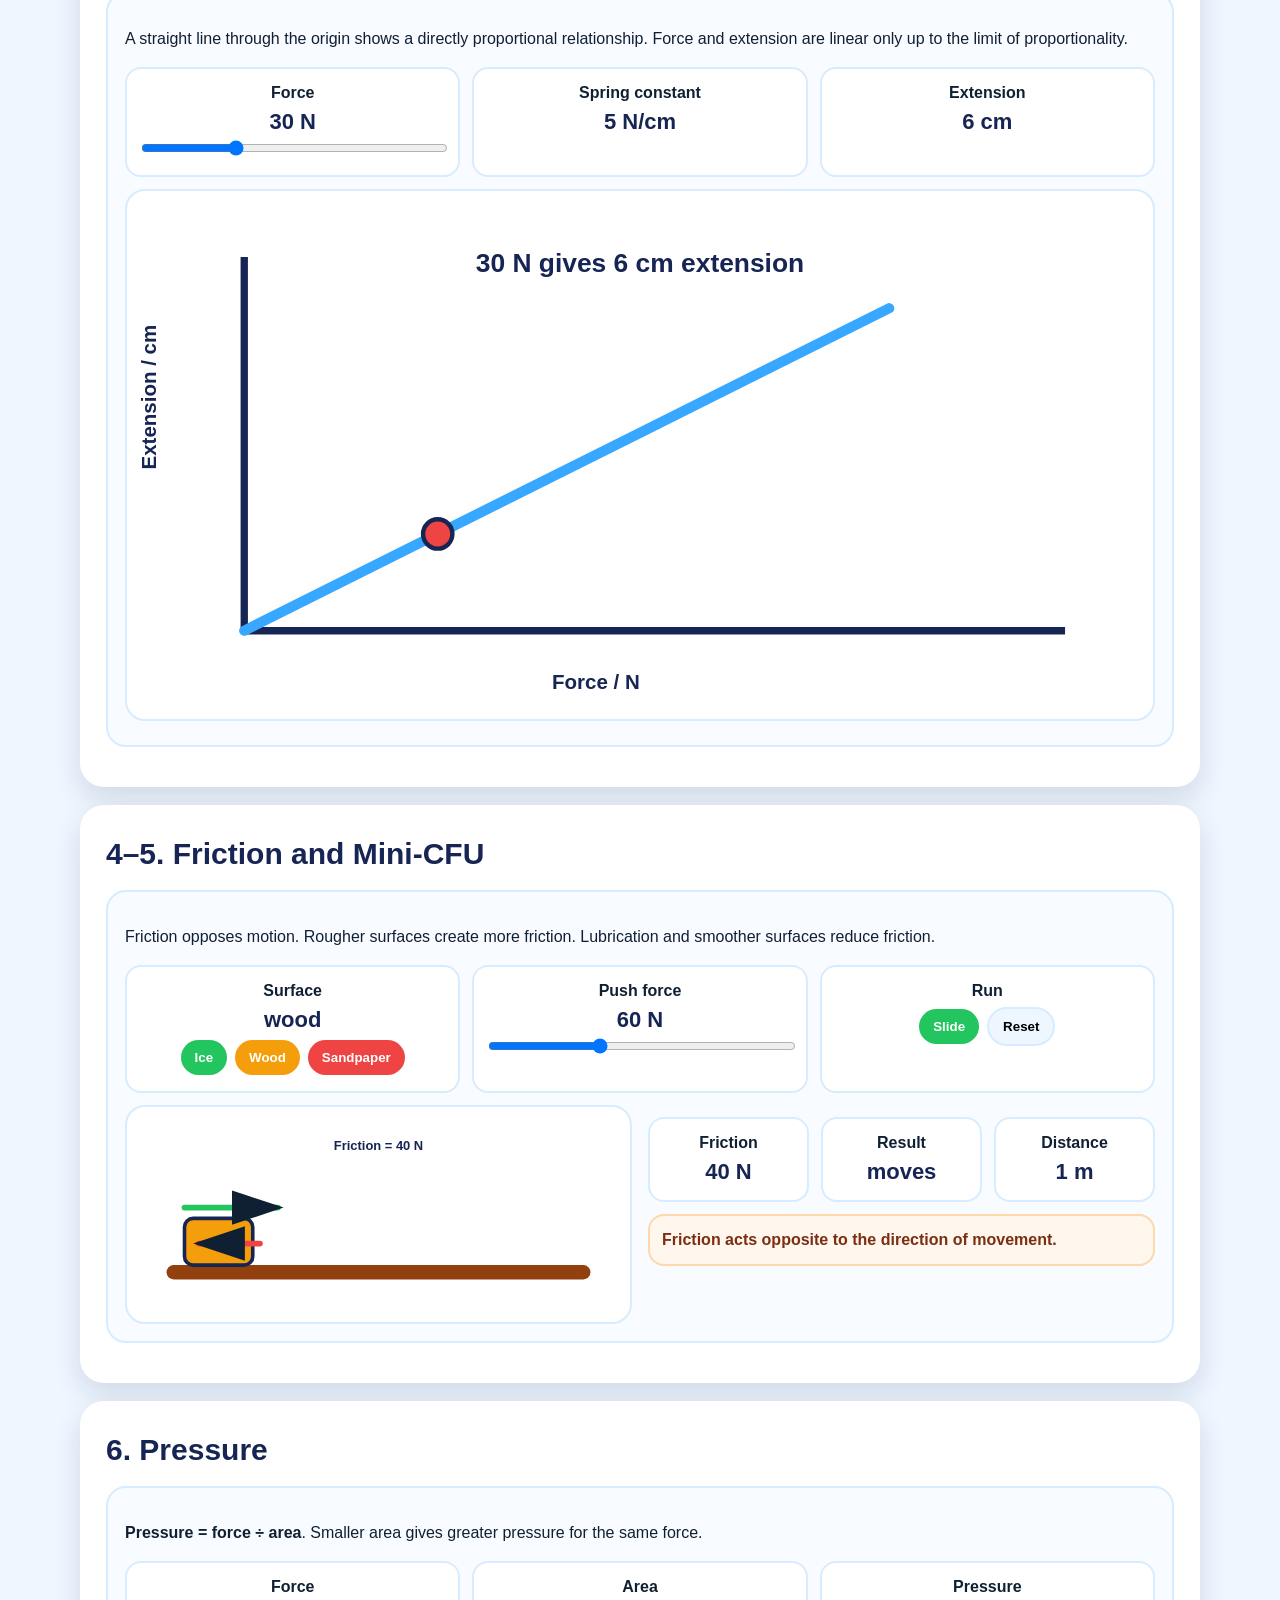
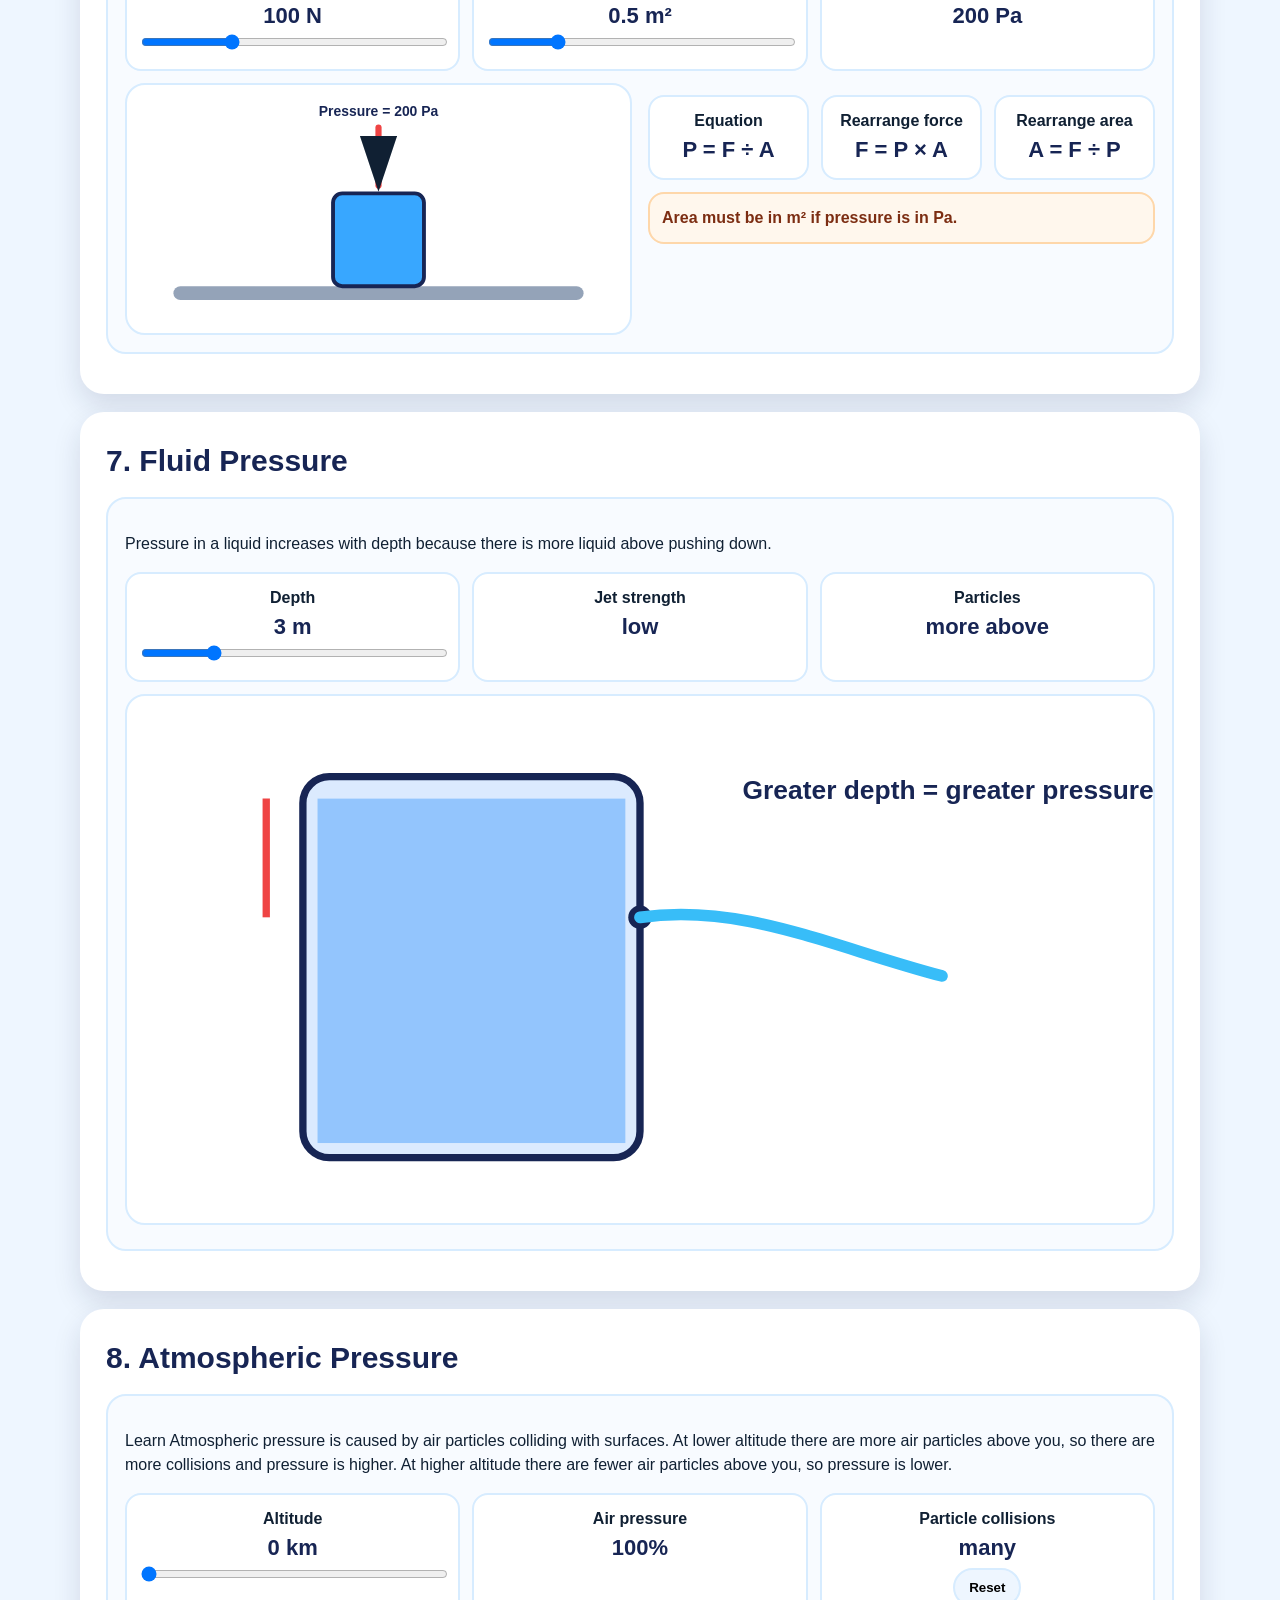
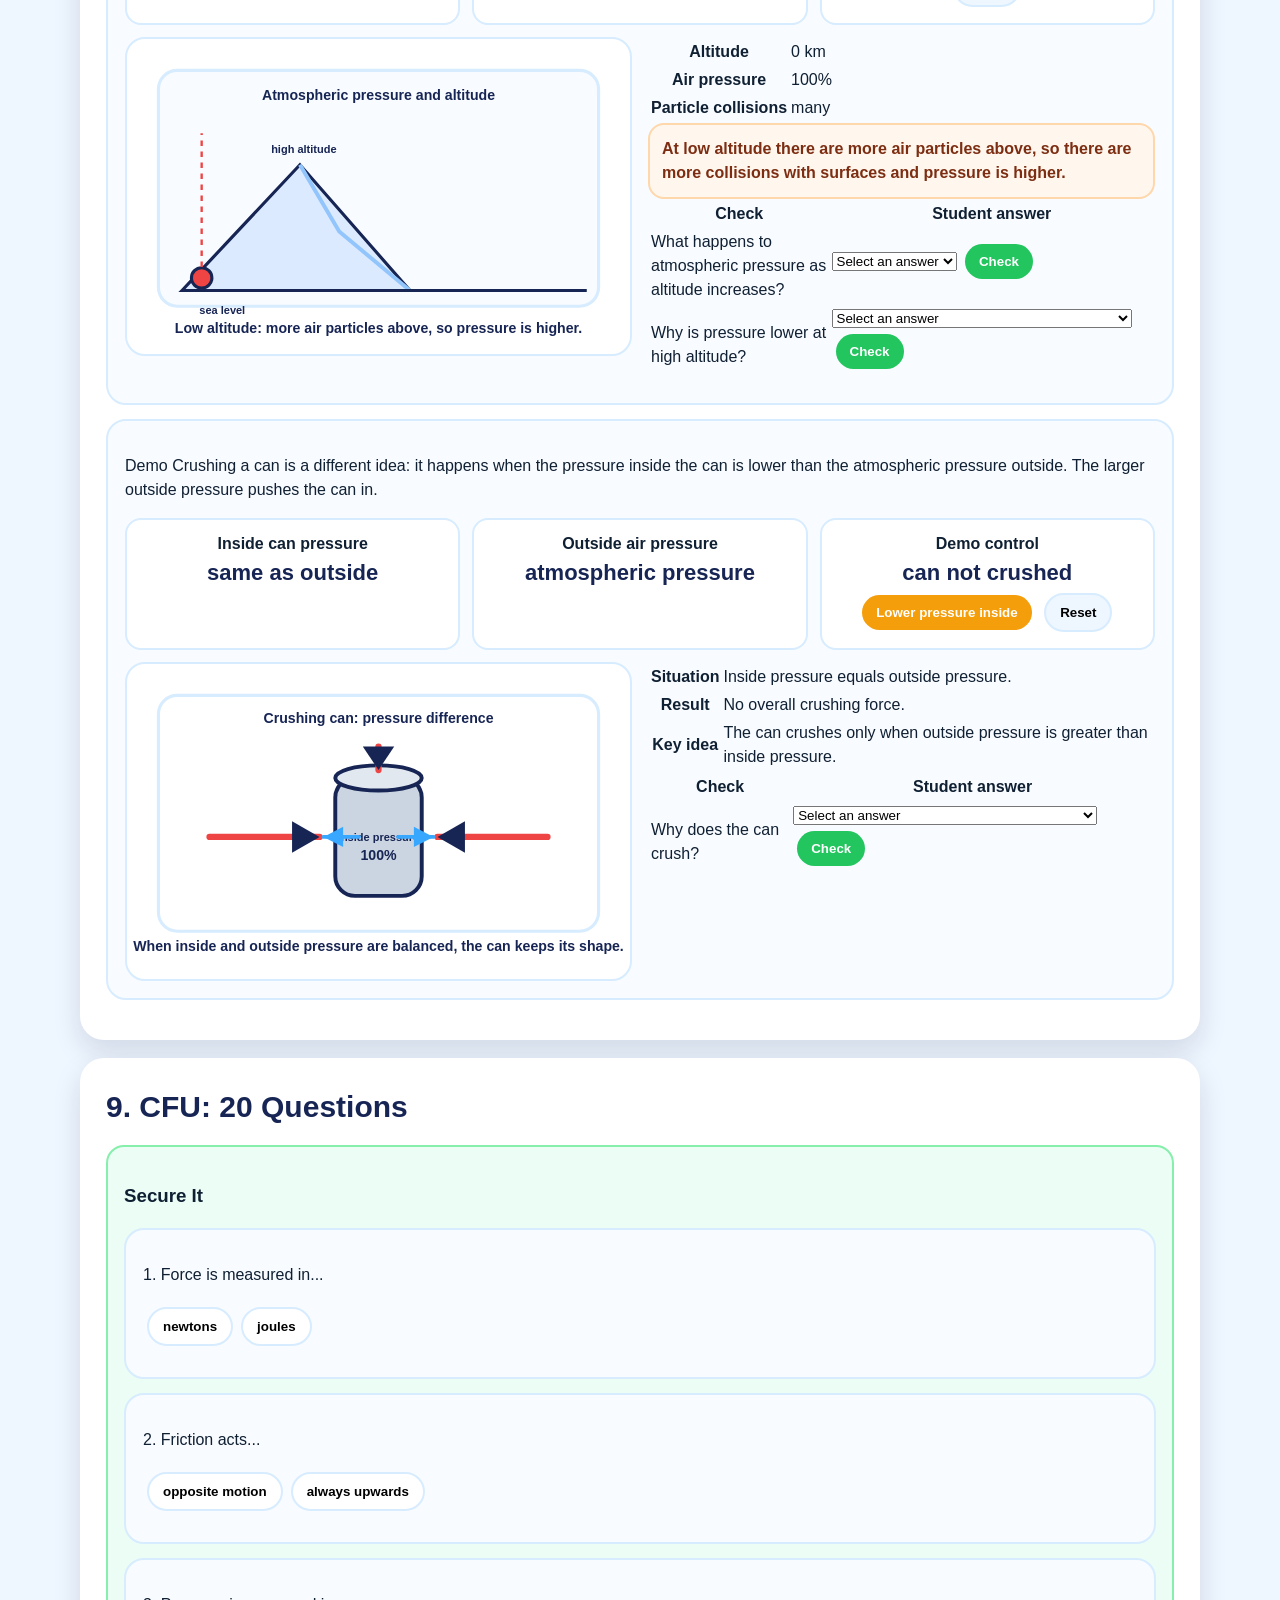
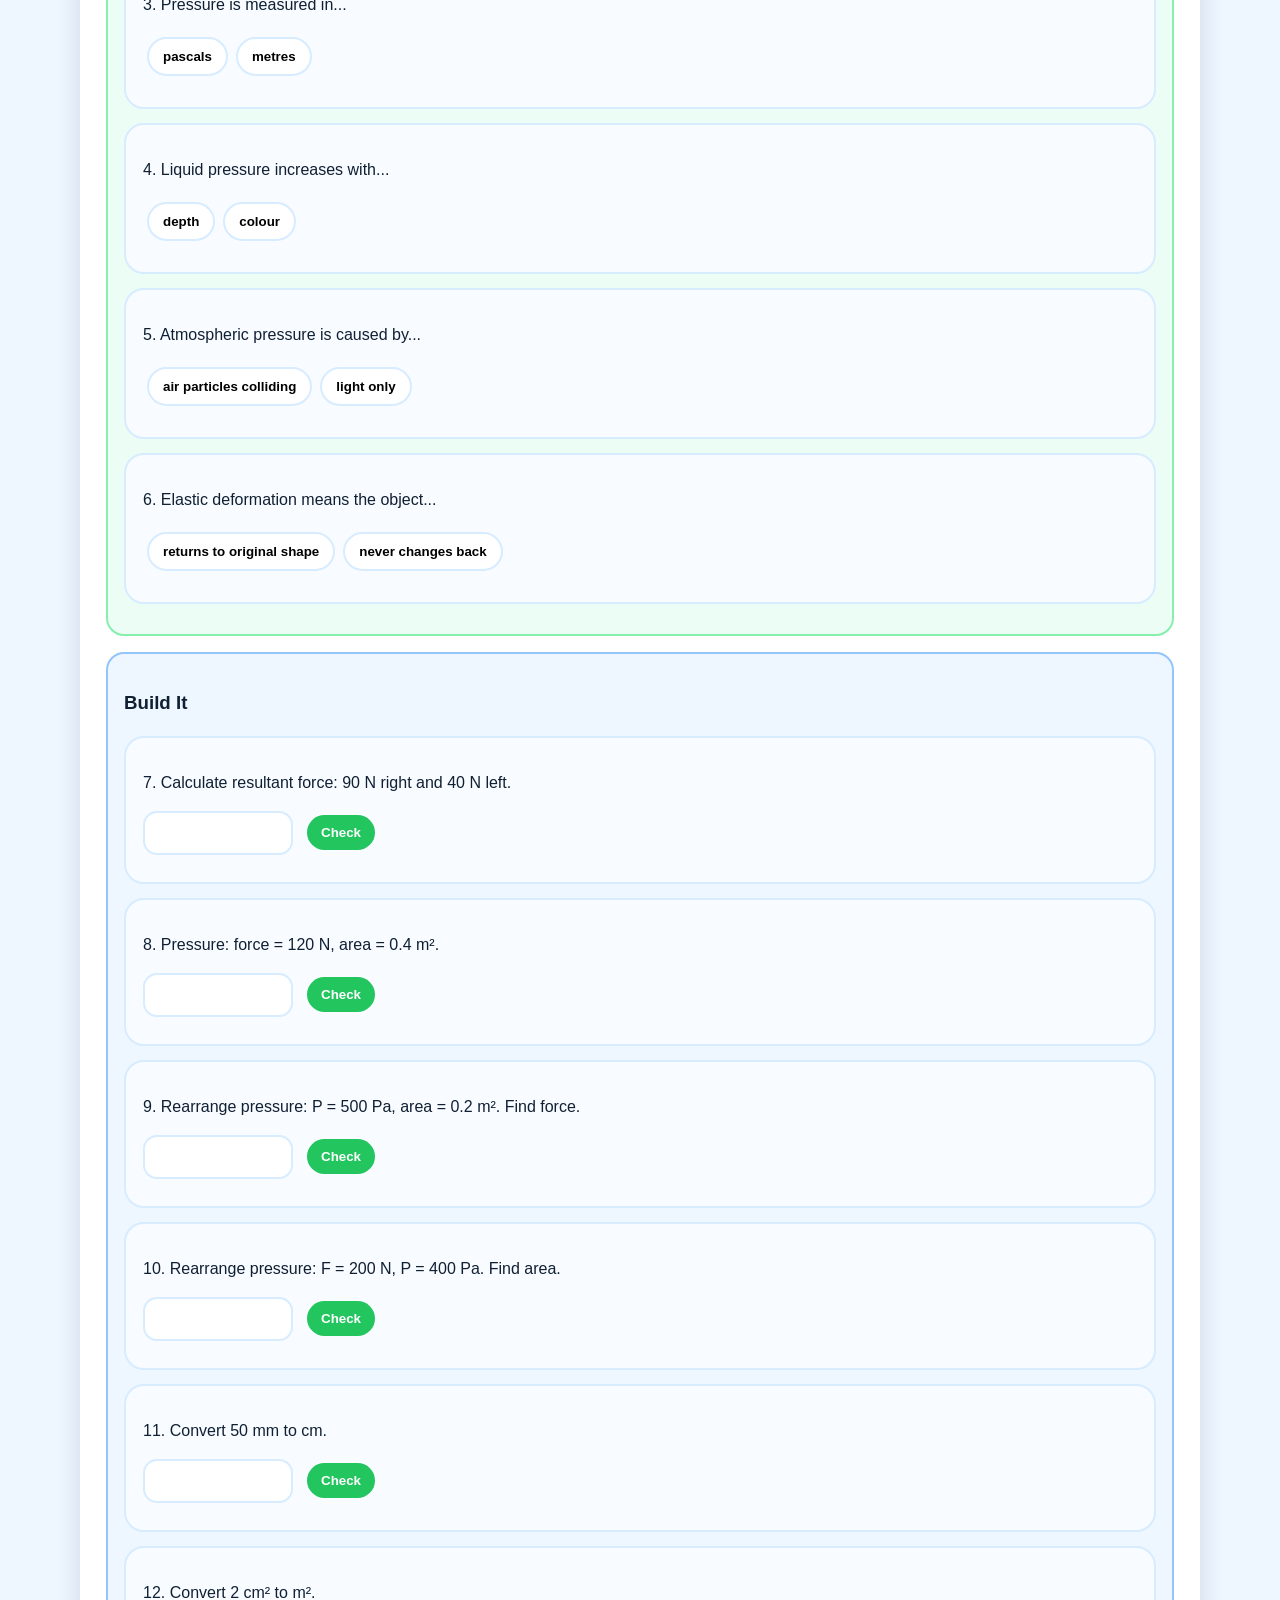
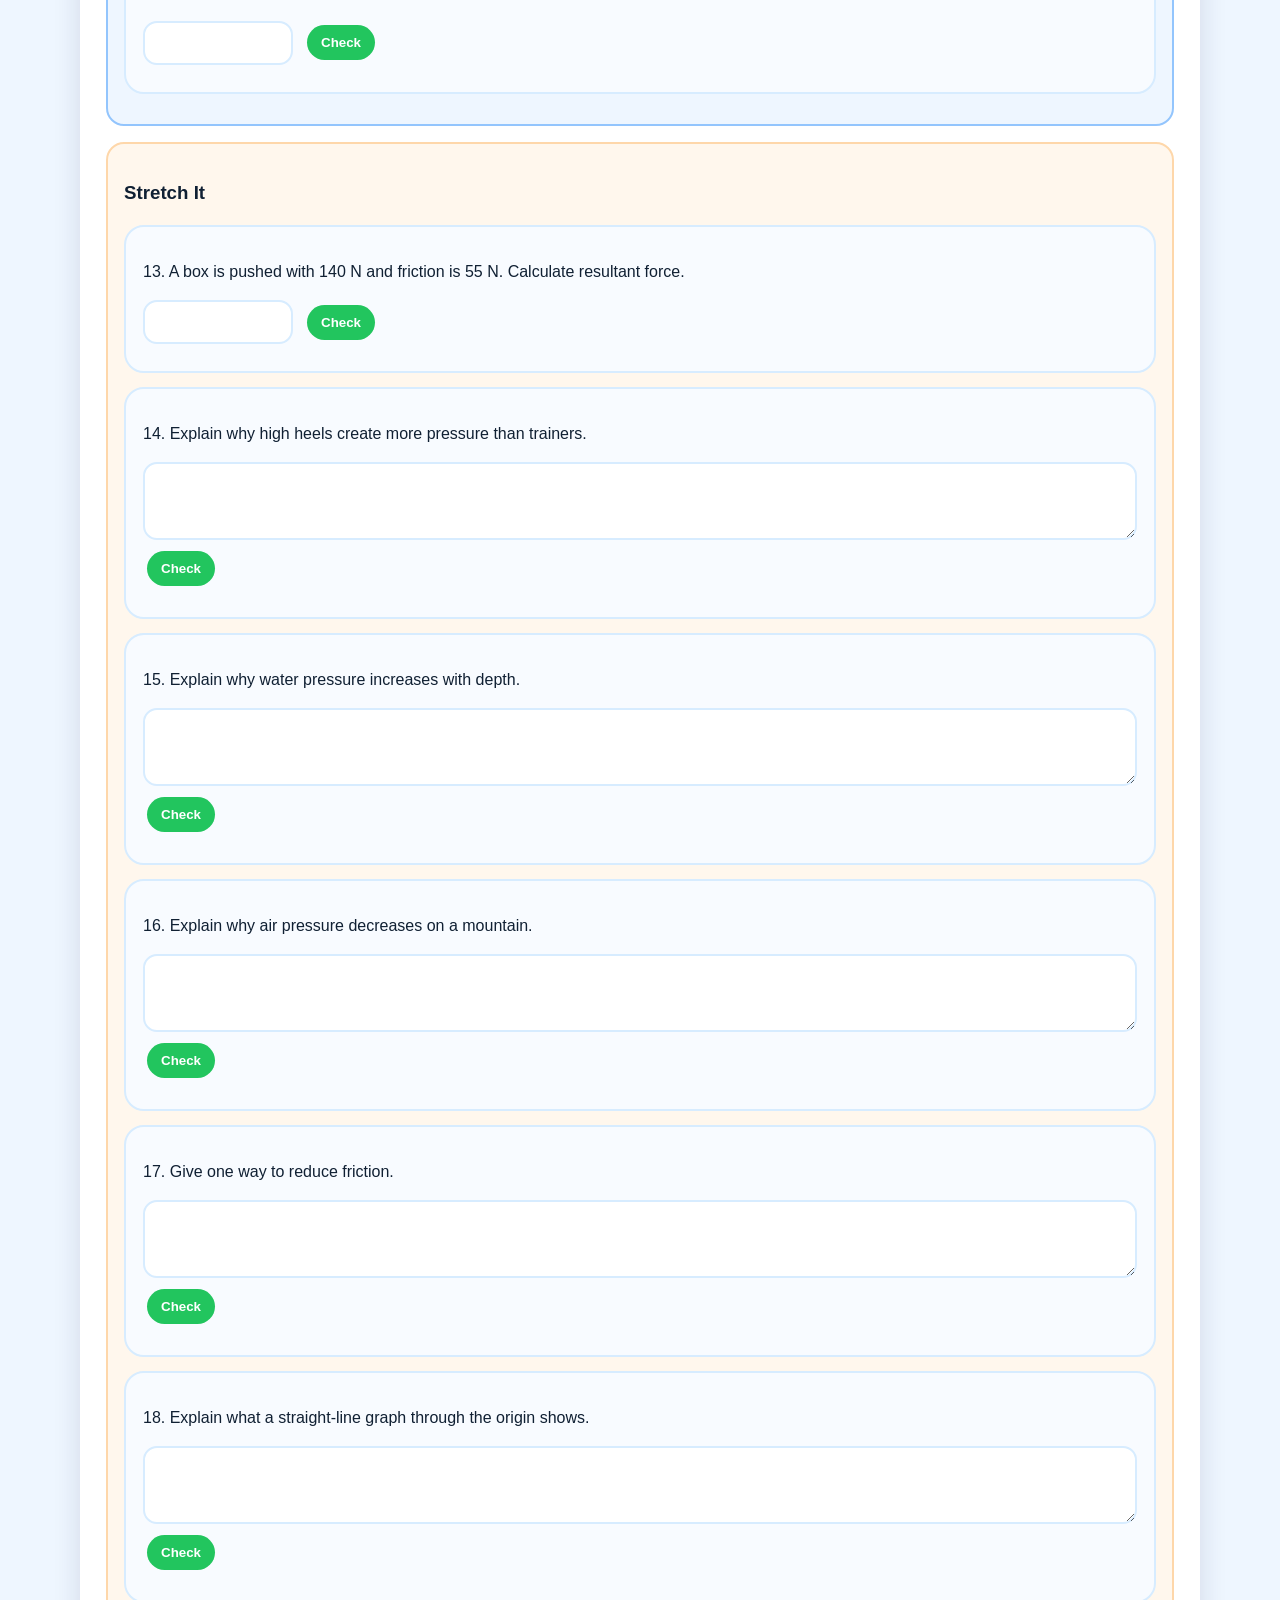
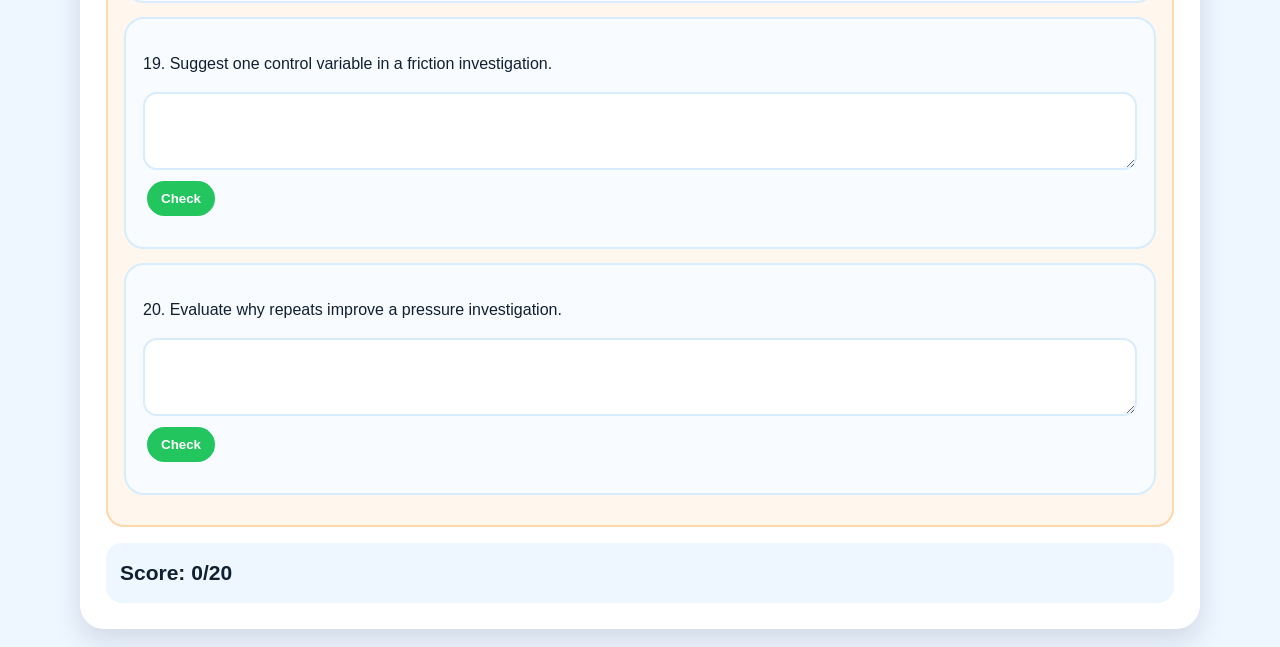
<file: forces-pressure.html>
<!DOCTYPE html>
<html lang="en">
<head>
<meta charset="UTF-8"><meta name="viewport" content="width=device-width,initial-scale=1.0">
<title>Year 8 Forces, Friction and Pressure</title>
<style>
*{box-sizing:border-box}body{margin:0;font-family:Arial,sans-serif;background:#eef6ff;color:#102033;line-height:1.5}
.hero{background:linear-gradient(135deg,#10133f,#2563eb);color:white;text-align:center;padding:44px 18px}.hero h1{font-size:42px;margin:8px 0}.hero p{font-size:18px;font-weight:800}
.nav{position:sticky;top:0;background:white;border-bottom:2px solid #d7ecff;text-align:center;padding:9px;z-index:20}.nav a{display:inline-block;margin:3px;padding:9px 12px;background:#eef6ff;border:1px solid #d7ecff;border-radius:999px;text-decoration:none;color:#102033;font-weight:900}
section{max-width:1120px;margin:18px auto;background:white;border-radius:24px;padding:26px;box-shadow:0 12px 28px rgba(20,30,70,.13)}
h2{font-size:30px;color:#172554;margin:0 0 10px}.task,.quiz-card,.card{border:2px solid #d7ecff;border-radius:20px;background:#f8fbff;padding:17px;margin:14px 0}
.two{display:grid;grid-template-columns:1fr 1fr;gap:16px}.grid{display:grid;grid-template-columns:repeat(3,1fr);gap:12px}
.controls,.output{display:grid;grid-template-columns:repeat(3,1fr);gap:12px;margin:12px 0}.control,.output div{background:white;border:2px solid #d7ecff;border-radius:16px;padding:12px;text-align:center;font-weight:900}.control strong,.output strong{display:block;font-size:22px;color:#172554}
button{border:0;border-radius:999px;padding:10px 14px;margin:4px;font-weight:900;cursor:pointer}.green{background:#22c55e;color:white}.blue{background:#38a7ff;color:white}.orange{background:#f59e0b;color:white}.red{background:#ef4444;color:white}.ghost{background:#eef6ff;border:2px solid #d7ecff}
input[type=range]{width:100%}.choice-grid{display:grid;grid-template-columns:repeat(2,1fr);gap:10px}.choice{text-align:left;background:white;border:2px solid #d7ecff}.correct{background:#dcfce7!important;border-color:#22c55e!important}.wrong{background:#fff1f2!important;border-color:#ef4444!important}
.feedback{font-weight:900;margin-top:10px}.ok{color:#15803d}.no{color:#dc2626}.calc-input{display:flex;gap:10px;flex-wrap:wrap;align-items:center}.calc-input input{padding:11px;border:2px solid #d7ecff;border-radius:14px;font-size:16px;max-width:150px}
textarea{width:100%;min-height:78px;border:2px solid #d7ecff;border-radius:14px;padding:11px;font-size:16px}.info{background:#fff7ed;border:2px solid #fed7aa;border-radius:16px;padding:12px;font-weight:900;color:#7c2d12}
svg{width:100%;height:auto;background:white;border:2px solid #d7ecff;border-radius:20px}.label{font:bold 14px Arial;fill:#172554}.big{font:bold 18px Arial;fill:#172554}.small{font:bold 12px Arial;fill:#172554}
.arrow{stroke-linecap:round;stroke-width:8;marker-end:url(#arrowHead)}.forceObj{transition:transform .7s}.springCoil{fill:none;stroke:#172554;stroke-width:5}.moveDot{animation:dotMove 1.2s infinite alternate}@keyframes dotMove{to{transform:translateX(18px)}}.vibrate{animation:vib .2s infinite alternate}@keyframes vib{to{transform:translate(4px,-3px)}}.waterJet{stroke:#38bdf8;stroke-width:8;fill:none;stroke-linecap:round;transition:d .4s}.crush{transition:transform .4s}.crushed{transform:scaleY(.55);transform-origin:center bottom}
.quiz-band{padding:16px;border-radius:18px;margin:16px 0}.secure{background:#ecfdf5;border:2px solid #86efac}.build{background:#eef6ff;border:2px solid #93c5fd}.stretch{background:#fff7ed;border:2px solid #fed7aa}.quiz-score{font-size:21px;font-weight:900;padding:14px;background:#eef6ff;border-radius:16px}
@media(max-width:850px){.two,.grid,.controls,.output,.choice-grid{grid-template-columns:1fr}.nav{position:static}.hero h1{font-size:34px}}
</style>
</head>
<body>
<header class="hero"><h1>Forces, Friction and Pressure</h1><p>Contact forces, deformation, linear graphs, friction, pressure, fluid pressure and atmospheric pressure.</p></header>
<nav class="nav"><a href="index.html">🏠 Home</a><a href="#contact">Contact</a><a href="#deform">Deformation</a><a href="#linear">Graphs</a><a href="#friction">Friction</a><a href="#pressure">Pressure</a><a href="#fluid">Fluid</a><a href="#atmos">Atmosphere</a><a href="#quiz">CFU</a></nav>

<section id="contact"><h2>1. Contact Forces</h2>
<div class="task"><p>Contact forces happen when objects touch. Resultant force decides whether motion changes.</p>
<div class="controls"><div class="control">Push right <strong id="rightT">80 N</strong><input id="rightF" type="range" min="0" max="200" step="10" value="80" oninput="updateContact()"></div><div class="control">Push left <strong id="leftT">40 N</strong><input id="leftF" type="range" min="0" max="200" step="10" value="40" oninput="updateContact()"></div><div class="control">Run<br><button class="green" onclick="runContact()">Apply forces</button><button class="ghost" onclick="resetContact()">Reset</button></div></div>
<div class="two">
<svg viewBox="0 0 700 300" aria-label="contact forces simulation">
<defs><marker id="arrowHead" markerWidth="10" markerHeight="10" refX="8" refY="3" orient="auto"><path d="M0,0 L0,6 L9,3 z" fill="currentColor"/></marker></defs>
<line x1="60" y1="230" x2="640" y2="230" stroke="#94a3b8" stroke-width="10" stroke-linecap="round"/>
<g id="cart" class="forceObj"><rect x="290" y="150" width="120" height="65" rx="12" fill="#f59e0b" stroke="#172554" stroke-width="5"/><circle cx="315" cy="225" r="12" fill="#172554"/><circle cx="385" cy="225" r="12" fill="#172554"/></g>
<line id="rightArrow" x1="120" y1="175" x2="260" y2="175" stroke="#22c55e" class="arrow"/>
<line id="leftArrow" x1="580" y1="175" x2="440" y2="175" stroke="#ef4444" class="arrow"/>
<text id="resultLabel" x="350" y="70" text-anchor="middle" class="big">Resultant force = 40 N right</text>
</svg>
<div><div class="output"><div>Resultant<strong id="resultOut">40 N right</strong></div><div>Motion<strong id="motionOut">accelerates right</strong></div><div>Balanced?<strong id="balancedOut">no</strong></div></div><div class="info">If forces are balanced, the object does not change speed. If unbalanced, motion changes.</div></div>
</div></div>
</section>

<section id="deform"><h2>2. Deformation</h2>
<div class="task"><p>Forces can stretch, compress or bend objects. Elastic deformation returns to original shape; plastic deformation does not.</p>
<div class="controls"><div class="control">Load force <strong id="loadT">20 N</strong><input id="loadF" type="range" min="0" max="100" step="5" value="20" oninput="updateSpring()"></div><div class="control">Limit<strong>60 N</strong></div><div class="control">Reset<br><button class="ghost" onclick="resetSpring()">Reset</button></div></div>
<div class="two">
<svg viewBox="0 0 650 330" aria-label="spring deformation simulation">
<line x1="325" y1="40" x2="325" y2="80" stroke="#172554" stroke-width="7"/>
<path id="springPath" class="springCoil" d="M325 80 C285 95 365 110 325 125 C285 140 365 155 325 170 C285 185 365 200 325 215"/>
<rect id="loadBlock" x="280" y="215" width="90" height="55" rx="10" fill="#38a7ff" stroke="#172554" stroke-width="5"/>
<text id="springLabel" x="325" y="310" text-anchor="middle" class="big">Elastic deformation</text>
</svg>
<div><div class="output"><div>Extension<strong id="extOut">4 cm</strong></div><div>Type<strong id="deformType">elastic</strong></div><div>Unit conversion<strong id="extMm">40 mm</strong></div></div><div class="info">Extension = stretched length - original length. 1 cm = 10 mm.</div></div>
</div></div>
</section>

<section id="linear"><h2>3. Linear Relationships</h2>
<div class="task"><p>A straight line through the origin shows a directly proportional relationship. Force and extension are linear only up to the limit of proportionality.</p>
<div class="controls"><div class="control">Force <strong id="graphForceT">30 N</strong><input id="graphForce" type="range" min="0" max="100" step="10" value="30" oninput="updateLinear()"></div><div class="control">Spring constant<strong>5 N/cm</strong></div><div class="control">Extension<strong id="graphExtT">6 cm</strong></div></div>
<svg viewBox="0 0 700 360" aria-label="linear force extension graph">
<line x1="80" y1="300" x2="640" y2="300" stroke="#172554" stroke-width="5"/><line x1="80" y1="300" x2="80" y2="45" stroke="#172554" stroke-width="5"/>
<text x="290" y="340" class="label">Force / N</text><text x="20" y="190" class="label" transform="rotate(-90 20 190)">Extension / cm</text>
<line x1="80" y1="300" x2="520" y2="80" stroke="#38a7ff" stroke-width="7" stroke-linecap="round"/>
<circle id="graphPoint" cx="212" cy="234" r="10" fill="#ef4444" stroke="#172554" stroke-width="3"/>
<text id="linearLabel" x="350" y="55" text-anchor="middle" class="big">30 N gives 6 cm extension</text>
</svg></div>
</section>

<section id="friction"><h2>4–5. Friction and Mini-CFU</h2>
<div class="task"><p>Friction opposes motion. Rougher surfaces create more friction. Lubrication and smoother surfaces reduce friction.</p>
<div class="controls"><div class="control">Surface <strong id="surfaceT">wood</strong><button class="green" onclick="surface='ice';updateFriction()">Ice</button><button class="orange" onclick="surface='wood';updateFriction()">Wood</button><button class="red" onclick="surface='sandpaper';updateFriction()">Sandpaper</button></div><div class="control">Push force <strong id="pushT">60 N</strong><input id="pushF" type="range" min="10" max="150" step="10" value="60" oninput="updateFriction()"></div><div class="control">Run<br><button class="green" onclick="runFriction()">Slide</button><button class="ghost" onclick="resetFriction()">Reset</button></div></div>
<div class="two">
<svg viewBox="0 0 700 300" aria-label="friction surface simulation">
<rect id="surfaceRect" x="55" y="220" width="590" height="20" rx="10" fill="#92400e"/>
<g id="slideBox"><rect x="80" y="155" width="95" height="65" rx="12" fill="#f59e0b" stroke="#172554" stroke-width="5"/></g>
<line x1="80" y1="140" x2="210" y2="140" stroke="#22c55e" class="arrow"/>
<line x1="185" y1="190" x2="100" y2="190" stroke="#ef4444" class="arrow"/>
<text id="fricLabel" x="350" y="60" text-anchor="middle" class="big">Friction = 40 N</text>
</svg>
<div><div class="output"><div>Friction<strong id="fricOut">40 N</strong></div><div>Result<strong id="fricResult">moves</strong></div><div>Distance<strong id="fricDist">2 m</strong></div></div><div class="info">Friction acts opposite to the direction of movement.</div></div>
</div></div>
</section>

<section id="pressure"><h2>6. Pressure</h2>
<div class="task"><p><b>Pressure = force ÷ area</b>. Smaller area gives greater pressure for the same force.</p>
<div class="controls"><div class="control">Force <strong id="pressForceT">100 N</strong><input id="pressForce" type="range" min="20" max="300" step="10" value="100" oninput="updatePressure()"></div><div class="control">Area <strong id="areaT">0.5 m²</strong><input id="area" type="range" min="0.1" max="2" step="0.1" value="0.5" oninput="updatePressure()"></div><div class="control">Pressure<strong id="pressureT">200 Pa</strong></div></div>
<div class="two">
<svg viewBox="0 0 650 320" aria-label="pressure block simulation">
<rect x="60" y="260" width="530" height="18" rx="9" fill="#94a3b8"/>
<rect id="pressureBlock" x="270" y="140" width="110" height="120" rx="12" fill="#38a7ff" stroke="#172554" stroke-width="5"/>
<line x1="325" y1="55" x2="325" y2="130" stroke="#ef4444" class="arrow"/>
<text id="pressureLabel" x="325" y="40" text-anchor="middle" class="big">Pressure = 200 Pa</text>
</svg>
<div><div class="output"><div>Equation<strong>P = F ÷ A</strong></div><div>Rearrange force<strong>F = P × A</strong></div><div>Rearrange area<strong>A = F ÷ P</strong></div></div><div class="info">Area must be in m² if pressure is in Pa.</div></div>
</div></div>
</section>

<section id="fluid"><h2>7. Fluid Pressure</h2>
<div class="task"><p>Pressure in a liquid increases with depth because there is more liquid above pushing down.</p>
<div class="controls"><div class="control">Depth <strong id="depthT">3 m</strong><input id="depth" type="range" min="1" max="10" value="3" oninput="updateFluid()"></div><div class="control">Jet strength<strong id="jetT">medium</strong></div><div class="control">Particles<strong>more above</strong></div></div>
<svg viewBox="0 0 700 360" aria-label="fluid pressure depth tank">
<rect x="120" y="55" width="230" height="260" rx="18" fill="#dbeafe" stroke="#172554" stroke-width="5"/>
<rect id="waterLevel" x="130" y="70" width="210" height="235" fill="#93c5fd"/>
<circle id="hole" cx="350" cy="220" r="8" fill="#172554"/>
<path id="jetPath" d="M350 220 C430 215 480 240 540 260" stroke="#38bdf8" stroke-width="8" fill="none" stroke-linecap="round"/>
<line id="depthLine" x1="95" y1="70" x2="95" y2="220" stroke="#ef4444" stroke-width="5"/>
<text id="fluidLabel" x="420" y="70" class="big">Greater depth = greater pressure</text>
</svg></div>
</section>

<section id="atmospheric-pressure">
<h2>8. Atmospheric Pressure</h2>

<div class="task">
<p><span class="step">Learn</span> Atmospheric pressure is caused by air particles colliding with surfaces. At lower altitude there are more air particles above you, so there are more collisions and pressure is higher. At higher altitude there are fewer air particles above you, so pressure is lower.</p>

<div class="controls">
<div class="control">Altitude
<strong><span id="altitudeValue">0</span> km</strong>
<input id="altitudeSlider" type="range" min="0" max="10" value="0" oninput="updateAtmosphere()">
</div>
<div class="control">Air pressure
<strong><span id="pressureValue">100</span>%</strong>
</div>
<div class="control">Particle collisions
<strong id="collisionValue">many</strong>
<button class="ghost" onclick="resetAtmosphere()">Reset</button>
</div>
</div>

<div class="two">
<svg viewBox="0 0 640 400" aria-label="atmospheric pressure altitude model">
<rect x="40" y="40" width="560" height="300" rx="24" fill="#f8fbff" stroke="#d7ecff" stroke-width="4"/>
<text x="320" y="78" text-anchor="middle" class="big">Atmospheric pressure and altitude</text>

<!-- ground and mountain -->
<path d="M70 320 L220 160 L360 320 Z" fill="#dbeafe" stroke="#172554" stroke-width="4"/>
<path d="M220 160 L270 245 L360 320" fill="none" stroke="#93c5fd" stroke-width="5"/>
<line x1="70" y1="320" x2="585" y2="320" stroke="#172554" stroke-width="4"/>
<text x="92" y="350" class="label">sea level</text>
<text x="225" y="145" text-anchor="middle" class="label">high altitude</text>

<!-- person/marker -->
<circle id="altMarker" cx="95" cy="304" r="13" fill="#ef4444" stroke="#172554" stroke-width="4"/>
<line id="altLine" x1="95" y1="304" x2="95" y2="120" stroke="#ef4444" stroke-width="3" stroke-dasharray="7 7"/>

<!-- particles -->
<g id="particleGroup"></g>

<!-- arrows/collisions -->
<g id="pressureArrowGroup"></g>

<text id="atmosphereCaption" x="320" y="374" text-anchor="middle" class="big">Low altitude: more air particles above, so pressure is higher.</text>
</svg>

<div>
<table>
<tr><th>Altitude</th><td><span id="altitudeTable">0 km</span></td></tr>
<tr><th>Air pressure</th><td><span id="pressureTable">100%</span></td></tr>
<tr><th>Particle collisions</th><td><span id="collisionTable">many</span></td></tr>
</table>
<div class="info" id="atmosphereExplain">At low altitude there are more air particles above, so there are more collisions with surfaces and pressure is higher.</div>

<table>
<tr><th>Check</th><th>Student answer</th></tr>
<tr><td>What happens to atmospheric pressure as altitude increases?</td><td>
<select id="atmQ1"><option value="">Select an answer</option><option value="decreases">decreases</option><option value="increases">increases</option><option value="stays same">stays the same</option></select>
<button class="green" onclick="checkDropdown('atmQ1','decreases','atmF1','Correct: atmospheric pressure decreases as altitude increases.','Model answer: Atmospheric pressure decreases as altitude increases because there are fewer air particles above.')">Check</button>
<div id="atmF1" class="feedback"></div>
</td></tr>
<tr><td>Why is pressure lower at high altitude?</td><td>
<select id="atmQ2"><option value="">Select an answer</option><option value="fewer particles">fewer air particles above cause fewer collisions</option><option value="particles heavier">air particles become heavier</option><option value="more particles">there are more air particles above</option></select>
<button class="green" onclick="checkDropdown('atmQ2','fewer particles','atmF2','Correct: fewer particles means fewer collisions.','Model answer: At high altitude there are fewer air particles above, so there are fewer collisions and pressure is lower.')">Check</button>
<div id="atmF2" class="feedback"></div>
</td></tr>
</table>
</div>
</div>
</div>

<div class="task">
<p><span class="step">Demo</span> Crushing a can is a different idea: it happens when the pressure inside the can is lower than the atmospheric pressure outside. The larger outside pressure pushes the can in.</p>

<div class="controls">
<div class="control">Inside can pressure
<strong id="insidePressureText">same as outside</strong>
</div>
<div class="control">Outside air pressure
<strong>atmospheric pressure</strong>
</div>
<div class="control">Demo control
<strong id="canResult">can not crushed</strong>
<button class="orange" onclick="setCanDemo('low')">Lower pressure inside</button>
<button class="ghost" onclick="setCanDemo('normal')">Reset</button>
</div>
</div>

<div class="two">
<svg viewBox="0 0 640 400" aria-label="crush can pressure difference model">
<rect x="40" y="40" width="560" height="300" rx="24" fill="#ffffff" stroke="#d7ecff" stroke-width="4"/>
<text x="320" y="75" text-anchor="middle" class="big">Crushing can: pressure difference</text>

<!-- can -->
<g id="canBody">
<rect id="canRect" x="265" y="145" width="110" height="150" rx="25" fill="#cbd5e1" stroke="#172554" stroke-width="5"/>
<ellipse id="canTop" cx="320" cy="145" rx="55" ry="16" fill="#e2e8f0" stroke="#172554" stroke-width="5"/>
<text id="insideLabel" x="320" y="225" text-anchor="middle" class="label">inside pressure</text>
<text id="insidePercent" x="320" y="250" text-anchor="middle" class="big">100%</text>
</g>

<!-- outside arrows -->
<g id="outsideArrows">
<line x1="105" y1="220" x2="245" y2="220" stroke="#ef4444" stroke-width="8" stroke-linecap="round"/>
<polygon points="245,220 210,200 210,240" fill="#172554"/>
<line x1="535" y1="220" x2="395" y2="220" stroke="#ef4444" stroke-width="8" stroke-linecap="round"/>
<polygon points="395,220 430,200 430,240" fill="#172554"/>
<line x1="320" y1="105" x2="320" y2="135" stroke="#ef4444" stroke-width="8" stroke-linecap="round"/>
<polygon points="320,135 300,105 340,105" fill="#172554"/>
</g>

<!-- inside balancing arrows -->
<g id="insideArrows">
<line x1="295" y1="220" x2="250" y2="220" stroke="#38a7ff" stroke-width="5" stroke-linecap="round"/>
<polygon points="250,220 275,207 275,233" fill="#38a7ff"/>
<line x1="345" y1="220" x2="390" y2="220" stroke="#38a7ff" stroke-width="5" stroke-linecap="round"/>
<polygon points="390,220 365,207 365,233" fill="#38a7ff"/>
</g>

<text id="canCaption" x="320" y="365" text-anchor="middle" class="big">When inside and outside pressure are balanced, the can keeps its shape.</text>
</svg>

<div>
<table>
<tr><th>Situation</th><td id="canSituation">Inside pressure equals outside pressure.</td></tr>
<tr><th>Result</th><td id="canResultTable">No overall crushing force.</td></tr>
<tr><th>Key idea</th><td>The can crushes only when outside pressure is greater than inside pressure.</td></tr>
</table>

<table>
<tr><th>Check</th><th>Student answer</th></tr>
<tr><td>Why does the can crush?</td><td>
<select id="canQ1"><option value="">Select an answer</option><option value="outside greater">outside pressure is greater than inside pressure</option><option value="altitude high">altitude is high so pressure is lower</option><option value="inside greater">inside pressure is greater than outside pressure</option></select>
<button class="green" onclick="checkDropdown('canQ1','outside greater','canF1','Correct: the greater outside pressure pushes the can in.','Model answer: The can crushes when the pressure outside the can is greater than the pressure inside the can.')">Check</button>
<div id="canF1" class="feedback"></div>
</td></tr>
</table>
</div>
</div>
</div>
</section>

<section id="quiz"><h2>9. CFU: 20 Questions</h2>
<div class="quiz-band secure"><h3>Secure It</h3>
<div class="quiz-card"><p>1. Force is measured in...</p><button class="choice" onclick="quiz(this,true,'q1')">newtons</button><button class="choice" onclick="quiz(this,false,'q1')">joules</button><div id="q1" class="feedback"></div></div>
<div class="quiz-card"><p>2. Friction acts...</p><button class="choice" onclick="quiz(this,true,'q2')">opposite motion</button><button class="choice" onclick="quiz(this,false,'q2')">always upwards</button><div id="q2" class="feedback"></div></div>
<div class="quiz-card"><p>3. Pressure is measured in...</p><button class="choice" onclick="quiz(this,true,'q3')">pascals</button><button class="choice" onclick="quiz(this,false,'q3')">metres</button><div id="q3" class="feedback"></div></div>
<div class="quiz-card"><p>4. Liquid pressure increases with...</p><button class="choice" onclick="quiz(this,true,'q4')">depth</button><button class="choice" onclick="quiz(this,false,'q4')">colour</button><div id="q4" class="feedback"></div></div>
<div class="quiz-card"><p>5. Atmospheric pressure is caused by...</p><button class="choice" onclick="quiz(this,true,'q5')">air particles colliding</button><button class="choice" onclick="quiz(this,false,'q5')">light only</button><div id="q5" class="feedback"></div></div>
<div class="quiz-card"><p>6. Elastic deformation means the object...</p><button class="choice" onclick="quiz(this,true,'q6')">returns to original shape</button><button class="choice" onclick="quiz(this,false,'q6')">never changes back</button><div id="q6" class="feedback"></div></div>
</div>
<div class="quiz-band build"><h3>Build It</h3>
<div class="quiz-card"><p>7. Calculate resultant force: 90 N right and 40 N left.</p><div class="calc-input"><input id="calc7"><button class="green" onclick="checkCalc('calc7',50,'q7','Correct: 50 N to the right.')">Check</button></div><div id="q7" class="feedback"></div></div>
<div class="quiz-card"><p>8. Pressure: force = 120 N, area = 0.4 m².</p><div class="calc-input"><input id="calc8"><button class="green" onclick="checkCalc('calc8',300,'q8','Correct: P = 120 ÷ 0.4 = 300 Pa.')">Check</button></div><div id="q8" class="feedback"></div></div>
<div class="quiz-card"><p>9. Rearrange pressure: P = 500 Pa, area = 0.2 m². Find force.</p><div class="calc-input"><input id="calc9"><button class="green" onclick="checkCalc('calc9',100,'q9','Correct: F = P × A = 500 × 0.2 = 100 N.')">Check</button></div><div id="q9" class="feedback"></div></div>
<div class="quiz-card"><p>10. Rearrange pressure: F = 200 N, P = 400 Pa. Find area.</p><div class="calc-input"><input id="calc10"><button class="green" onclick="checkCalc('calc10',0.5,'q10','Correct: A = F ÷ P = 200 ÷ 400 = 0.5 m².')">Check</button></div><div id="q10" class="feedback"></div></div>
<div class="quiz-card"><p>11. Convert 50 mm to cm.</p><div class="calc-input"><input id="calc11"><button class="green" onclick="checkCalc('calc11',5,'q11','Correct: 50 mm = 5 cm.')">Check</button></div><div id="q11" class="feedback"></div></div>
<div class="quiz-card"><p>12. Convert 2 cm² to m².</p><div class="calc-input"><input id="calc12"><button class="green" onclick="checkCalc('calc12',0.0002,'q12','Correct: 2 cm² = 0.0002 m².')">Check</button></div><div id="q12" class="feedback"></div></div>
</div>
<div class="quiz-band stretch"><h3>Stretch It</h3>
<div class="quiz-card"><p>13. A box is pushed with 140 N and friction is 55 N. Calculate resultant force.</p><div class="calc-input"><input id="calc13"><button class="green" onclick="checkCalc('calc13',85,'q13','Correct: 85 N forwards.')">Check</button></div><div id="q13" class="feedback"></div></div>
<div class="quiz-card"><p>14. Explain why high heels create more pressure than trainers.</p><textarea id="stretch14"></textarea><button class="green" onclick="checkText('stretch14','q14',['smaller area','pressure'],'Good: smaller area gives greater pressure.')">Check</button><div id="q14" class="feedback"></div></div>
<div class="quiz-card"><p>15. Explain why water pressure increases with depth.</p><textarea id="stretch15"></textarea><button class="green" onclick="checkText('stretch15','q15',['more water','above'],'Good: there is more water above pushing down.')">Check</button><div id="q15" class="feedback"></div></div>
<div class="quiz-card"><p>16. Explain why air pressure decreases on a mountain.</p><textarea id="stretch16"></textarea><button class="green" onclick="checkText('stretch16','q16',['fewer air particles'],'Good: fewer air particles above means lower pressure.')">Check</button><div id="q16" class="feedback"></div></div>
<div class="quiz-card"><p>17. Give one way to reduce friction.</p><textarea id="stretch17"></textarea><button class="green" onclick="checkText('stretch17','q17',['lubrication'],'Good: lubrication reduces friction.')">Check</button><div id="q17" class="feedback"></div></div>
<div class="quiz-card"><p>18. Explain what a straight-line graph through the origin shows.</p><textarea id="stretch18"></textarea><button class="green" onclick="checkText('stretch18','q18',['directly proportional'],'Good: it shows direct proportionality.')">Check</button><div id="q18" class="feedback"></div></div>
<div class="quiz-card"><p>19. Suggest one control variable in a friction investigation.</p><textarea id="stretch19"></textarea><button class="green" onclick="checkText('stretch19','q19',['mass'],'Good: mass/load is a valid control variable.')">Check</button><div id="q19" class="feedback"></div></div>
<div class="quiz-card"><p>20. Evaluate why repeats improve a pressure investigation.</p><textarea id="stretch20"></textarea><button class="green" onclick="checkText('stretch20','q20',['reliable'],'Good: repeats improve reliability and help identify anomalies.')">Check</button><div id="q20" class="feedback"></div></div>
</div><div class="quiz-score">Score: <span id="quizScore">0</span>/20</div>
</section>

<script>
let surface='wood',quizScore=0,answered={};
function el(id){return document.getElementById(id)}
function updateContact(){let r=+el('rightF').value,l=+el('leftF').value,res=r-l;el('rightT').textContent=r+' N';el('leftT').textContent=l+' N';el('rightArrow').setAttribute('x2',120+Math.max(30,r));el('leftArrow').setAttribute('x2',580-Math.max(30,l));let dir=res>0?'right':res<0?'left':'none';el('resultOut').textContent=Math.abs(res)+' N '+dir;el('motionOut').textContent=res===0?'constant speed/stationary':'accelerates '+dir;el('balancedOut').textContent=res===0?'yes':'no';el('resultLabel').textContent='Resultant force = '+Math.abs(res)+' N '+dir}
function runContact(){let r=+el('rightF').value,l=+el('leftF').value,res=r-l;el('cart').setAttribute('transform','translate('+(res*0.7)+' 0)')}function resetContact(){el('cart').setAttribute('transform','translate(0 0)')}
function updateSpring(){let f=+el('loadF').value,ext=Math.round(f/5);el('loadT').textContent=f+' N';el('extOut').textContent=ext+' cm';el('extMm').textContent=ext*10+' mm';el('deformType').textContent=f>60?'plastic':'elastic';el('springLabel').textContent=f>60?'Plastic deformation: limit exceeded':'Elastic deformation';let y=215+ext*2;el('loadBlock').setAttribute('y',y);el('springPath').setAttribute('d',`M325 80 C285 100 365 120 325 140 C285 160 365 180 325 200 C285 220 365 240 325 ${y}`)}
function resetSpring(){el('loadF').value=20;updateSpring()}
function updateLinear(){let f=+el('graphForce').value,ext=f/5;el('graphForceT').textContent=f+' N';el('graphExtT').textContent=ext+' cm';el('linearLabel').textContent=f+' N gives '+ext+' cm extension';el('graphPoint').setAttribute('cx',80+f*4.4);el('graphPoint').setAttribute('cy',300-ext*11)}
function updateFriction(){let push=+el('pushF').value;let fr={ice:10,wood:40,sandpaper:80}[surface];el('surfaceT').textContent=surface;el('pushT').textContent=push+' N';el('fricOut').textContent=fr+' N';el('fricLabel').textContent='Friction = '+fr+' N';el('fricResult').textContent=push>fr?'moves':'does not move';el('fricDist').textContent=Math.max(0,Math.round((push-fr)/20))+' m';el('surfaceRect').setAttribute('fill',surface==='ice'?'#bae6fd':surface==='wood'?'#92400e':'#57534e')}
function runFriction(){let push=+el('pushF').value,fr={ice:10,wood:40,sandpaper:80}[surface];let d=Math.max(0,(push-fr)*3);el('slideBox').setAttribute('transform','translate('+d+' 0)')}function resetFriction(){el('slideBox').setAttribute('transform','translate(0 0)')}
function updatePressure(){let f=+el('pressForce').value,a=+el('area').value,p=Math.round(f/a);el('pressForceT').textContent=f+' N';el('areaT').textContent=a.toFixed(1)+' m²';el('pressureT').textContent=p+' Pa';el('pressureLabel').textContent='Pressure = '+p+' Pa';let w=80+a*75;el('pressureBlock').setAttribute('width',w);el('pressureBlock').setAttribute('x',325-w/2)}
function updateFluid(){let d=+el('depth').value;el('depthT').textContent=d+' m';el('jetT').textContent=d<4?'low':d<8?'medium':'high';let y=85+d*22;el('hole').setAttribute('cy',y);el('jetPath').setAttribute('d',`M350 ${y} C${390+d*10} ${y-10} ${450+d*10} ${y+20} ${520+d*12} ${y+40}`);el('depthLine').setAttribute('y2',y)}
function updateAtmos(){let a=+el('altitude').value,p=Math.max(20,100-a*8);el('altT').textContent=a+' km';el('altOut').textContent=a+' km';el('atmT').textContent=p+'%';el('pressPercent').textContent=p+'%';el('collisions').textContent=p>70?'many':p>40?'fewer':'few';el('atmLabel').textContent='Atmospheric pressure = '+p+'%'}
function crushCan(){el('canGroup').setAttribute('class','crush crushed')}function resetCan(){el('canGroup').setAttribute('class','crush')}
function quiz(btn,c,fid){if(answered[fid])return;answered[fid]=true;btn.classList.add(c?'correct':'wrong');el(fid).textContent=c?'Correct.':'Not quite.';el(fid).className='feedback '+(c?'ok':'no');if(c)quizScore++;el('quizScore').textContent=quizScore}
function checkCalc(inputId,ans,fid,msg){if(answered[fid])return;let v=Number(el(inputId).value);let c=Math.abs(v-ans)<0.00001;el(fid).textContent=c?msg:'Not quite. Check equation and units.';el(fid).className='feedback '+(c?'ok':'no');if(c){answered[fid]=true;quizScore++;el('quizScore').textContent=quizScore}}
function checkText(inputId,fid,words,msg){if(answered[fid])return;let t=el(inputId).value.toLowerCase();let c=words.every(w=>t.includes(w));el(fid).textContent=c?msg:'Add more precise science words.';el(fid).className='feedback '+(c?'ok':'no');if(c){answered[fid]=true;quizScore++;el('quizScore').textContent=quizScore}}


function checkDropdown(selectId,correct,feedbackId,correctMsg,modelMsg){
let ans=el(selectId).value;
if(!ans){
  el(feedbackId).textContent='Select an answer first.';
  el(feedbackId).className='feedback no';
  return;
}
let ok=ans===correct;
el(feedbackId).textContent=ok?correctMsg:modelMsg;
el(feedbackId).className='feedback '+(ok?'ok':'no');
}

function updateAtmosphere(){
let altitude=Number(el('altitudeSlider').value);
let pressure=Math.round(100 - altitude*8);
if(pressure<20){pressure=20;}
let collisions=pressure>70?'many':pressure>40?'some':'few';
el('altitudeValue').textContent=altitude;
el('pressureValue').textContent=pressure;
el('collisionValue').textContent=collisions;
el('altitudeTable').textContent=altitude+' km';
el('pressureTable').textContent=pressure+'%';
el('collisionTable').textContent=collisions;
let markerX=95 + altitude*13;
let markerY=304 - altitude*14.5;
el('altMarker').setAttribute('cx',markerX);
el('altMarker').setAttribute('cy',markerY);
el('altLine').setAttribute('x1',markerX);
el('altLine').setAttribute('x2',markerX);
el('altLine').setAttribute('y1',markerY);
let particleGroup=el('particleGroup');
particleGroup.innerHTML='';
let particleCount=pressure>70?32:pressure>40?20:10;
for(let i=0;i<particleCount;i++){
  let x=95 + (i*47)%445;
  let y=95 + (i*73)%180;
  let c=document.createElementNS('http://www.w3.org/2000/svg','circle');
  c.setAttribute('cx',x);
  c.setAttribute('cy',y);
  c.setAttribute('r','5');
  c.setAttribute('fill','#38a7ff');
  c.setAttribute('opacity','0.75');
  particleGroup.appendChild(c);
}
let arrowGroup=el('pressureArrowGroup');
arrowGroup.innerHTML='';
let arrowCount=pressure>70?6:pressure>40?4:2;
for(let i=0;i<arrowCount;i++){
  let x=410 + i*22;
  let line=document.createElementNS('http://www.w3.org/2000/svg','line');
  line.setAttribute('x1',x);
  line.setAttribute('y1','135');
  line.setAttribute('x2',x);
  line.setAttribute('y2','185');
  line.setAttribute('stroke','#ef4444');
  line.setAttribute('stroke-width','5');
  line.setAttribute('stroke-linecap','round');
  arrowGroup.appendChild(line);
  let tri=document.createElementNS('http://www.w3.org/2000/svg','polygon');
  tri.setAttribute('points',`${x},190 ${x-10},170 ${x+10},170`);
  tri.setAttribute('fill','#172554');
  arrowGroup.appendChild(tri);
}
if(altitude===0){
  el('atmosphereCaption').textContent='Low altitude: more air particles above, so pressure is higher.';
  el('atmosphereExplain').textContent='At low altitude there are more air particles above, so there are more collisions with surfaces and pressure is higher.';
}else if(altitude<7){
  el('atmosphereCaption').textContent='As altitude increases, there are fewer air particles above.';
  el('atmosphereExplain').textContent='As altitude increases, the amount of air above decreases. This means fewer particle collisions and lower atmospheric pressure.';
}else{
  el('atmosphereCaption').textContent='High altitude: fewer air particles above, so pressure is lower.';
  el('atmosphereExplain').textContent='At high altitude there are fewer air particles above, so there are fewer collisions with surfaces and pressure is lower.';
}
}
function resetAtmosphere(){
el('altitudeSlider').value=0;
updateAtmosphere();
['atmQ1','atmQ2'].forEach(id=>{if(el(id))el(id).value='';});
['atmF1','atmF2'].forEach(id=>{if(el(id)){el(id).textContent='';el(id).className='feedback';}});
}
function setCanDemo(state){
if(state==='low'){
  el('insidePressureText').textContent='lower than outside';
  el('canResult').textContent='can crushed';
  el('insidePercent').textContent='low';
  el('canRect').setAttribute('x','285');
  el('canRect').setAttribute('width','70');
  el('canTop').setAttribute('rx','35');
  el('insideArrows').setAttribute('opacity','0.2');
  el('canCaption').textContent='Outside atmospheric pressure is now greater, so it pushes the can in.';
  el('canSituation').textContent='Inside pressure is lower than outside pressure.';
  el('canResultTable').textContent='Greater outside pressure pushes the can in.';
}else{
  el('insidePressureText').textContent='same as outside';
  el('canResult').textContent='can not crushed';
  el('insidePercent').textContent='100%';
  el('canRect').setAttribute('x','265');
  el('canRect').setAttribute('width','110');
  el('canTop').setAttribute('rx','55');
  el('insideArrows').setAttribute('opacity','1');
  el('canCaption').textContent='When inside and outside pressure are balanced, the can keeps its shape.';
  el('canSituation').textContent='Inside pressure equals outside pressure.';
  el('canResultTable').textContent='No overall crushing force.';
}
if(el('canQ1'))el('canQ1').value='';
if(el('canF1')){el('canF1').textContent='';el('canF1').className='feedback';}
}

window.onload=function(){updateContact();updateSpring();updateLinear();updateFriction();updatePressure();updateFluid();updateAtmos()}
</script>
</body></html>
</file>
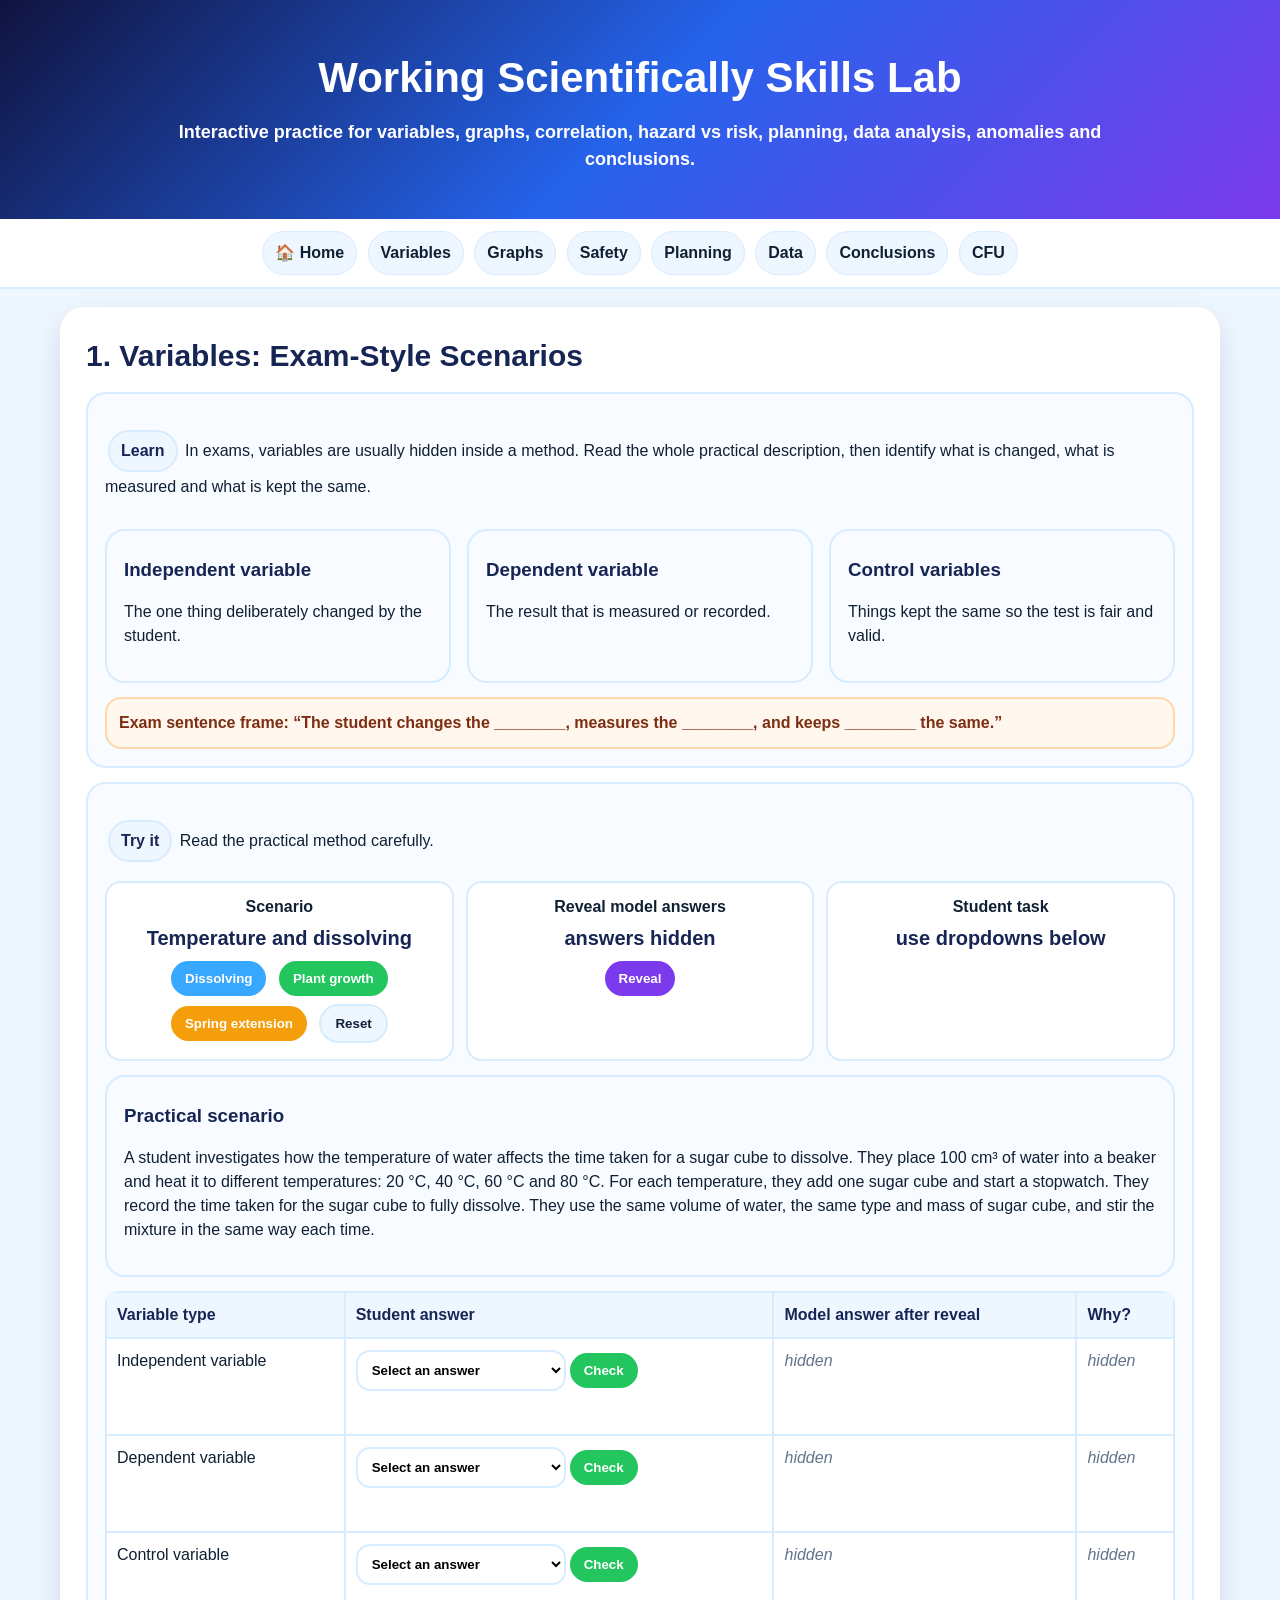
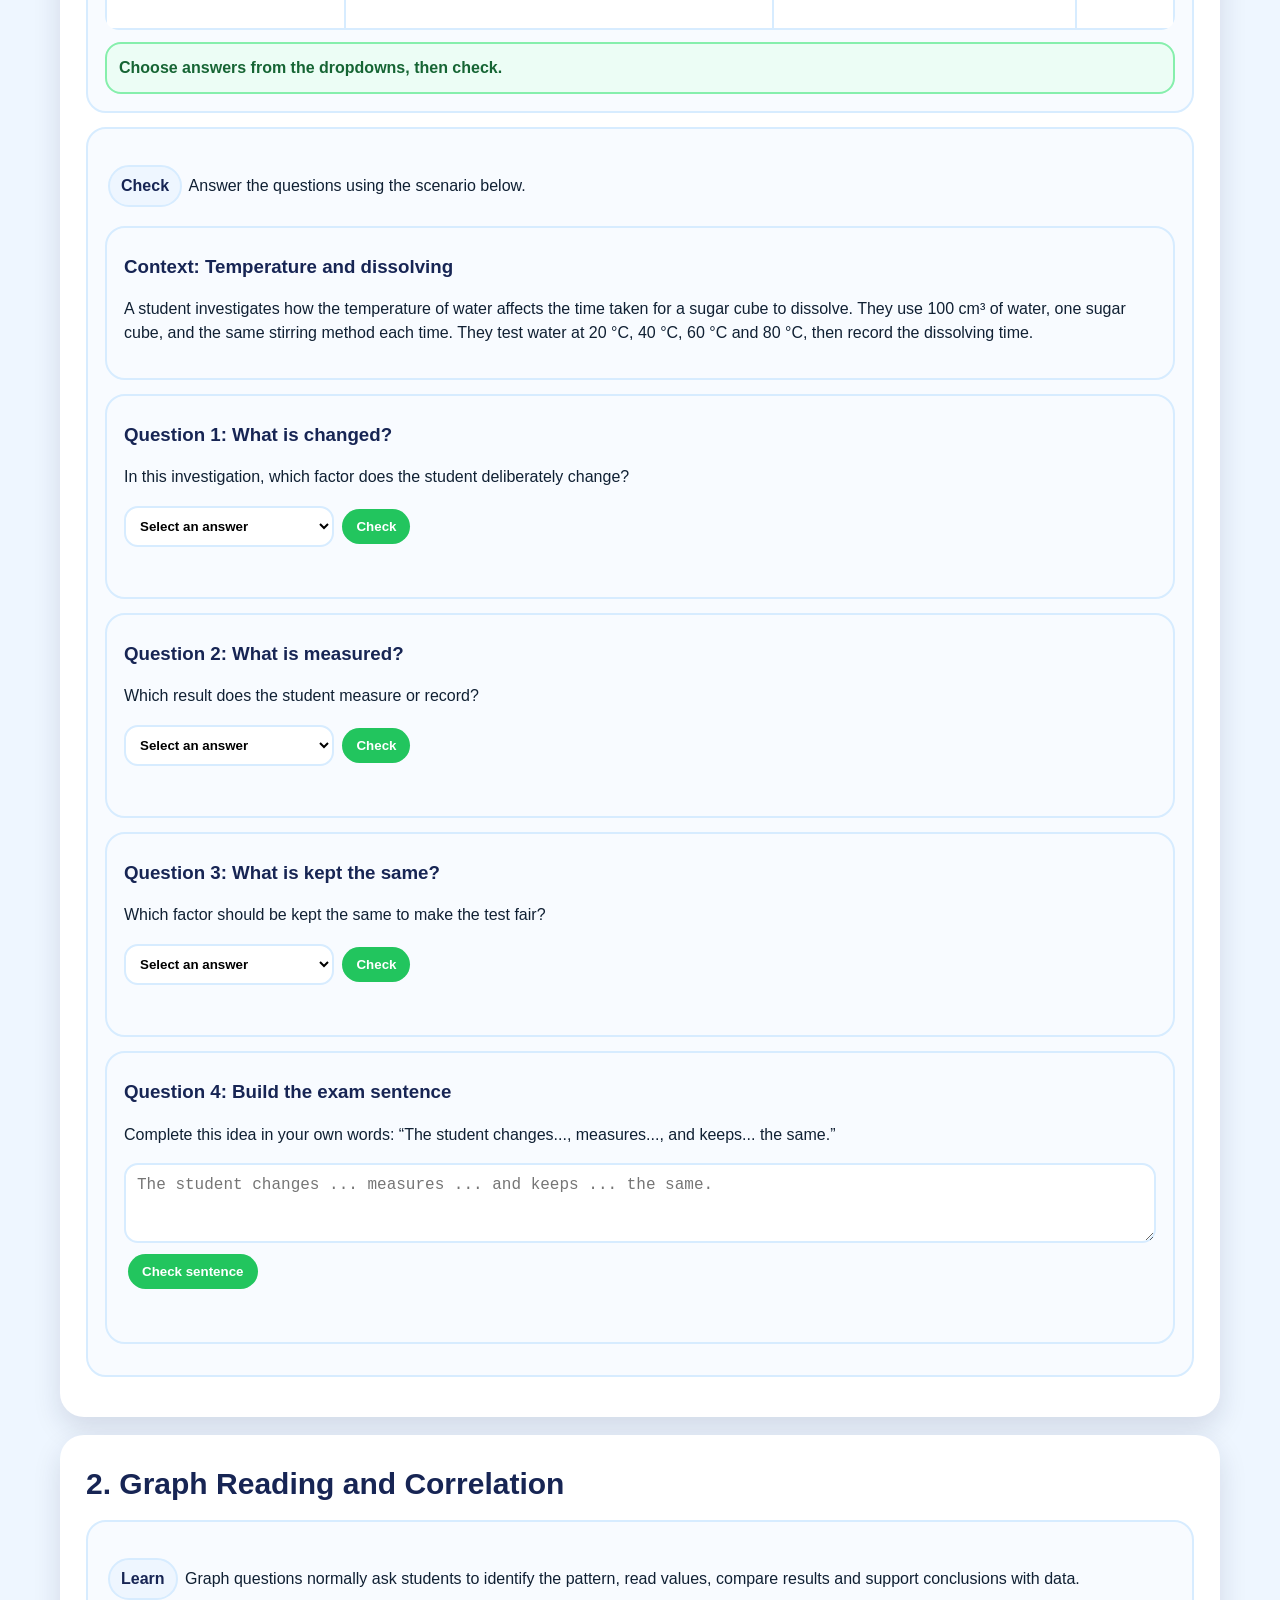
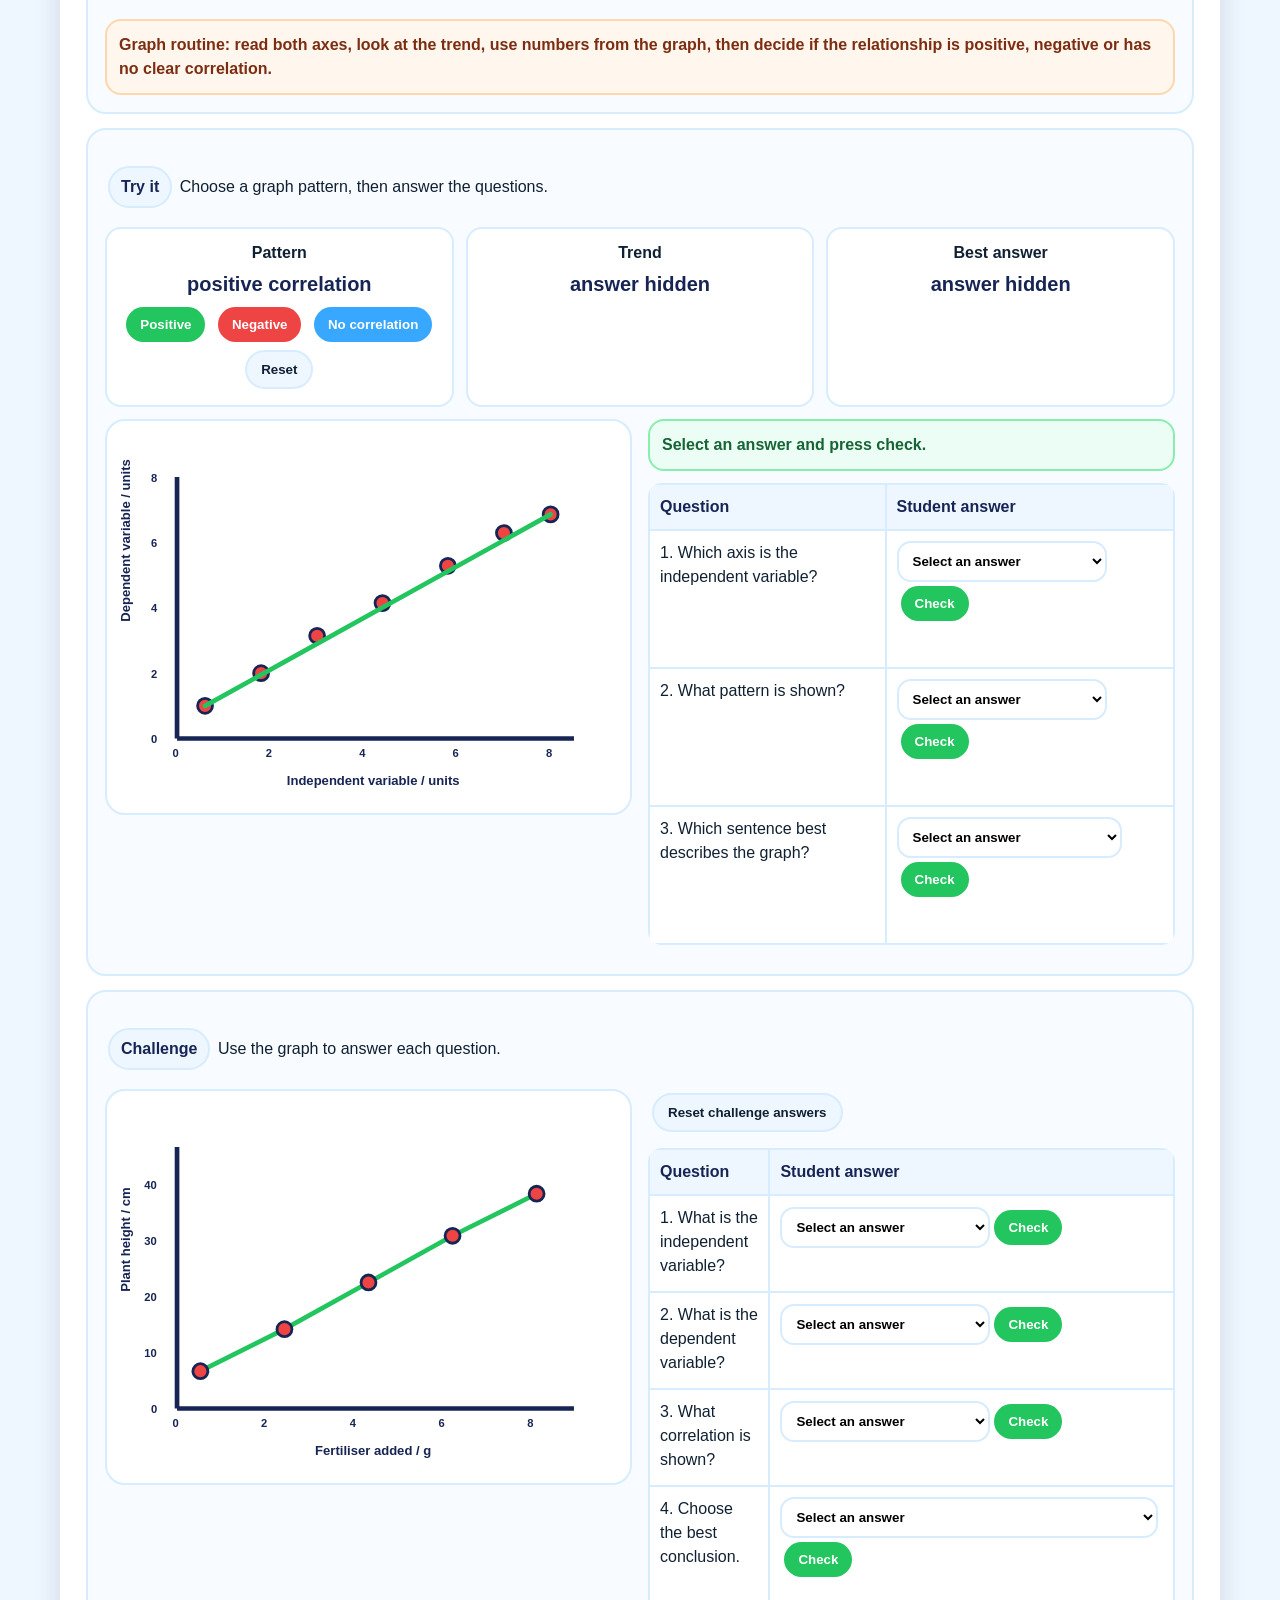
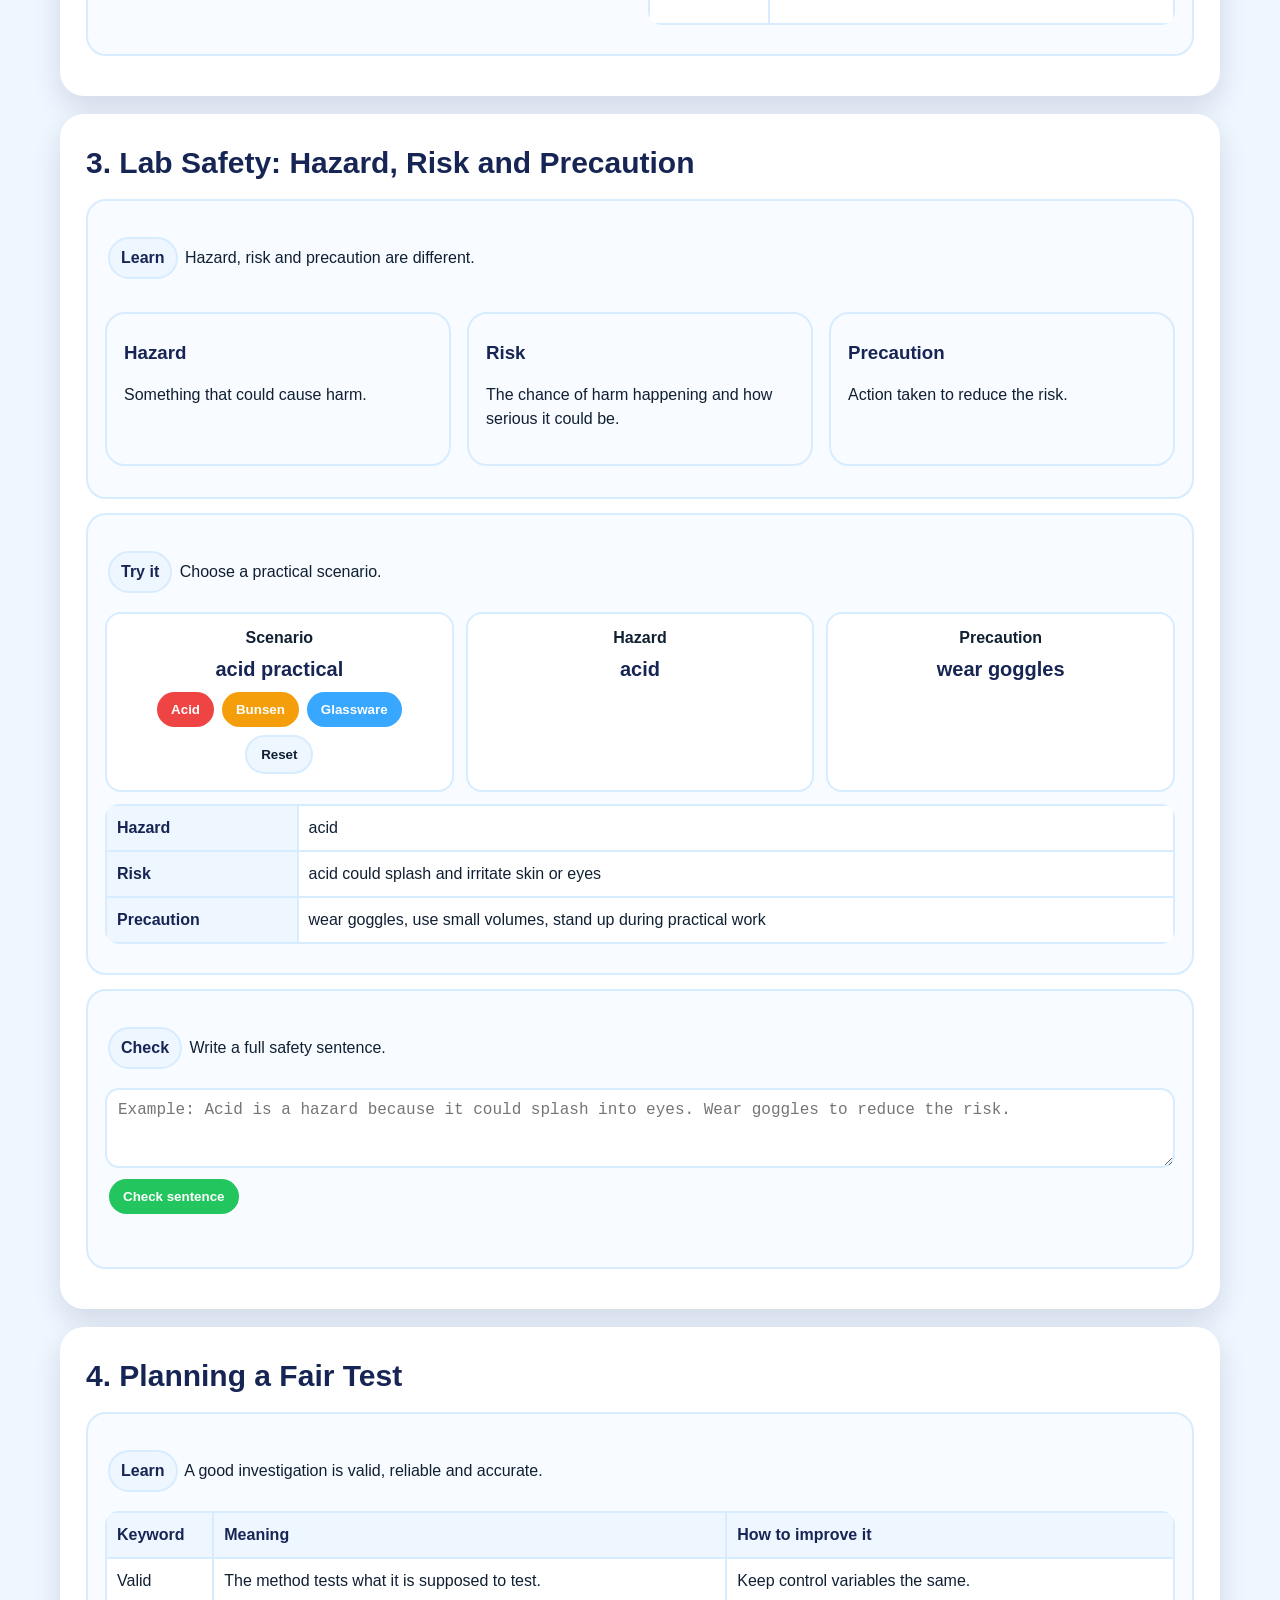
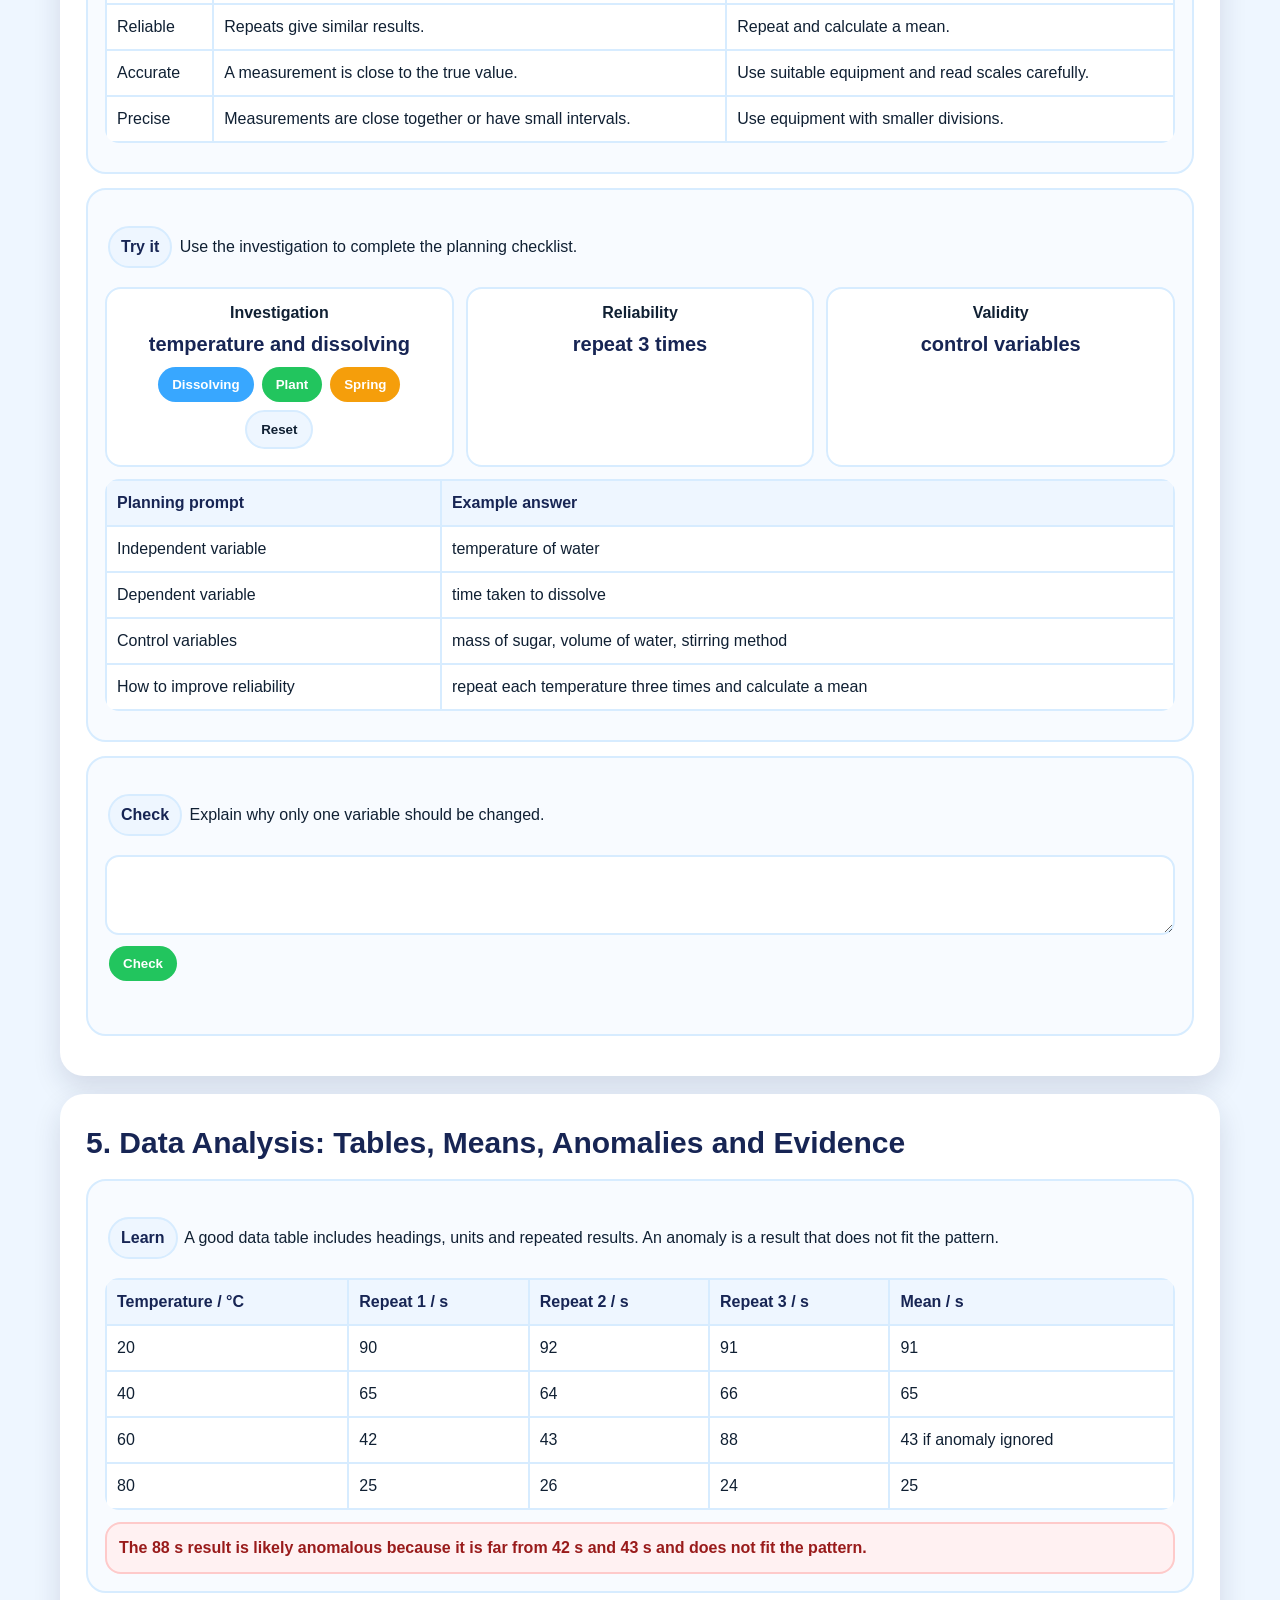
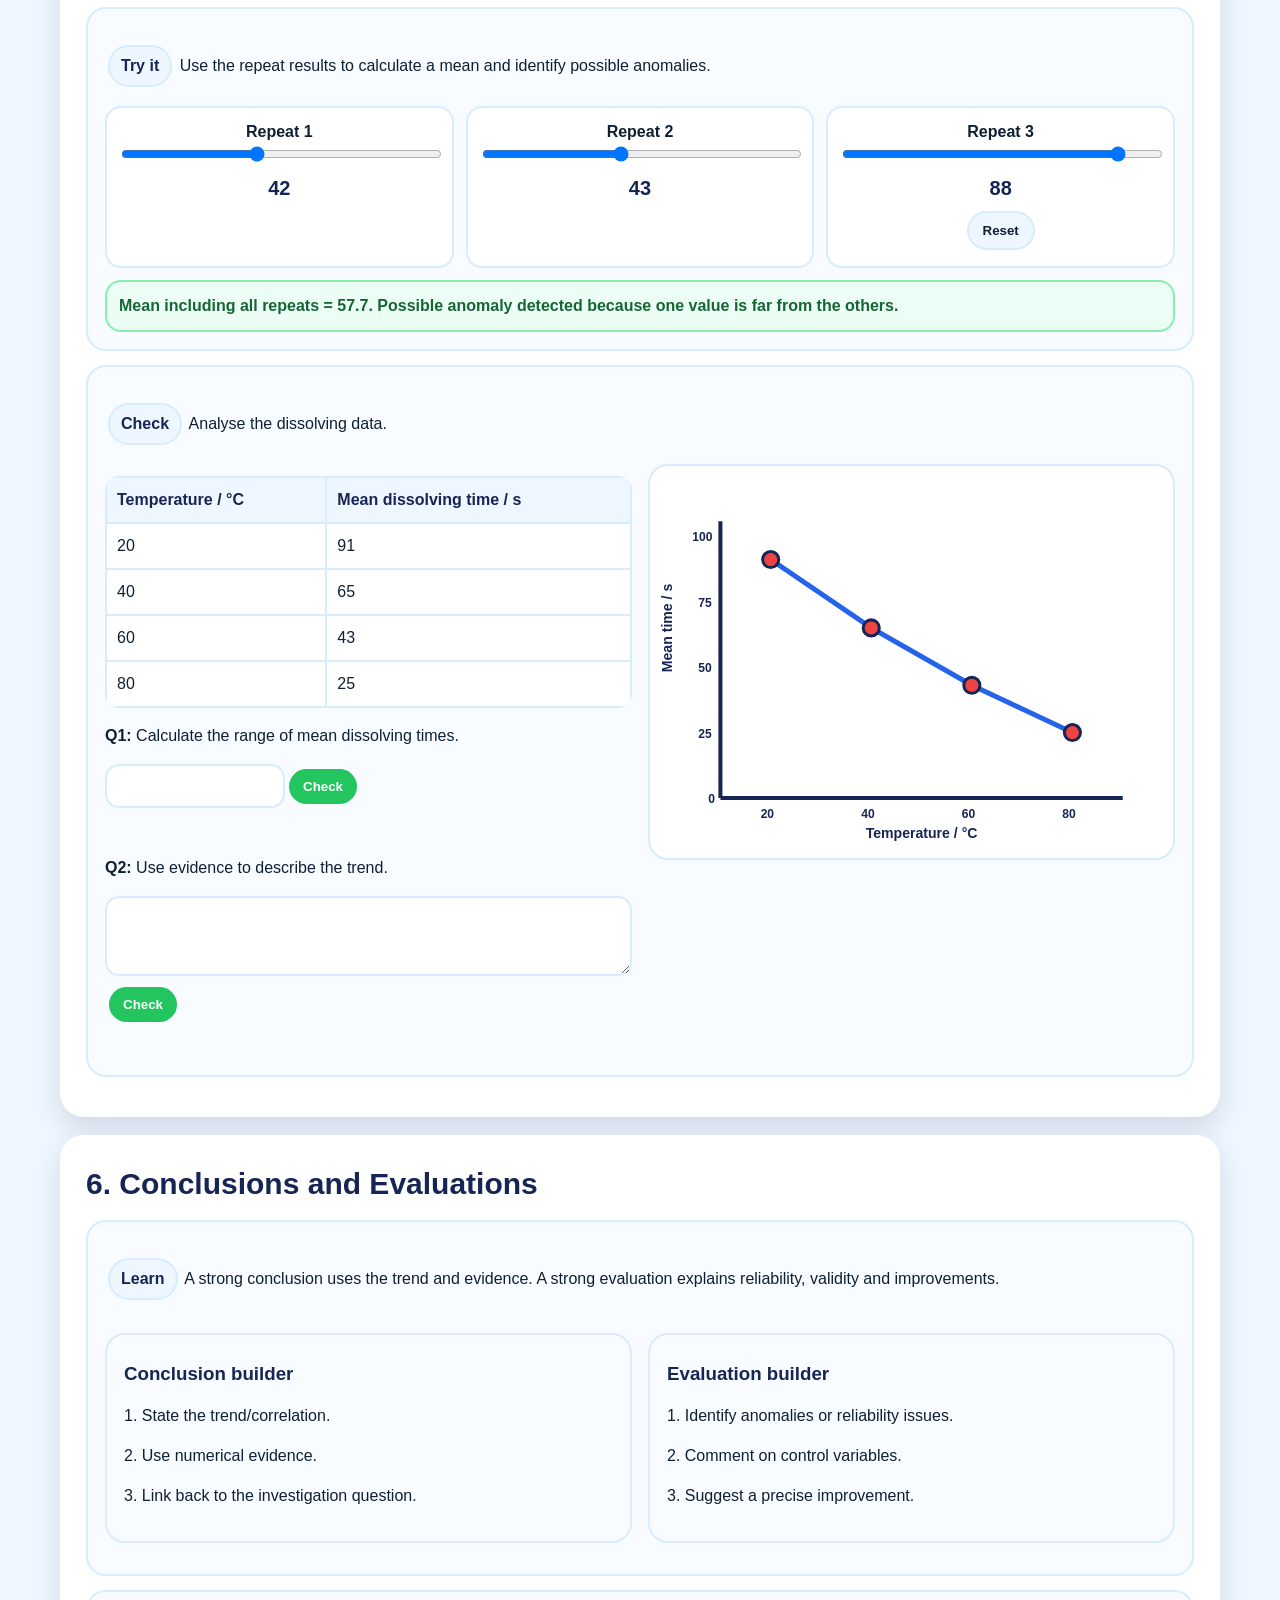
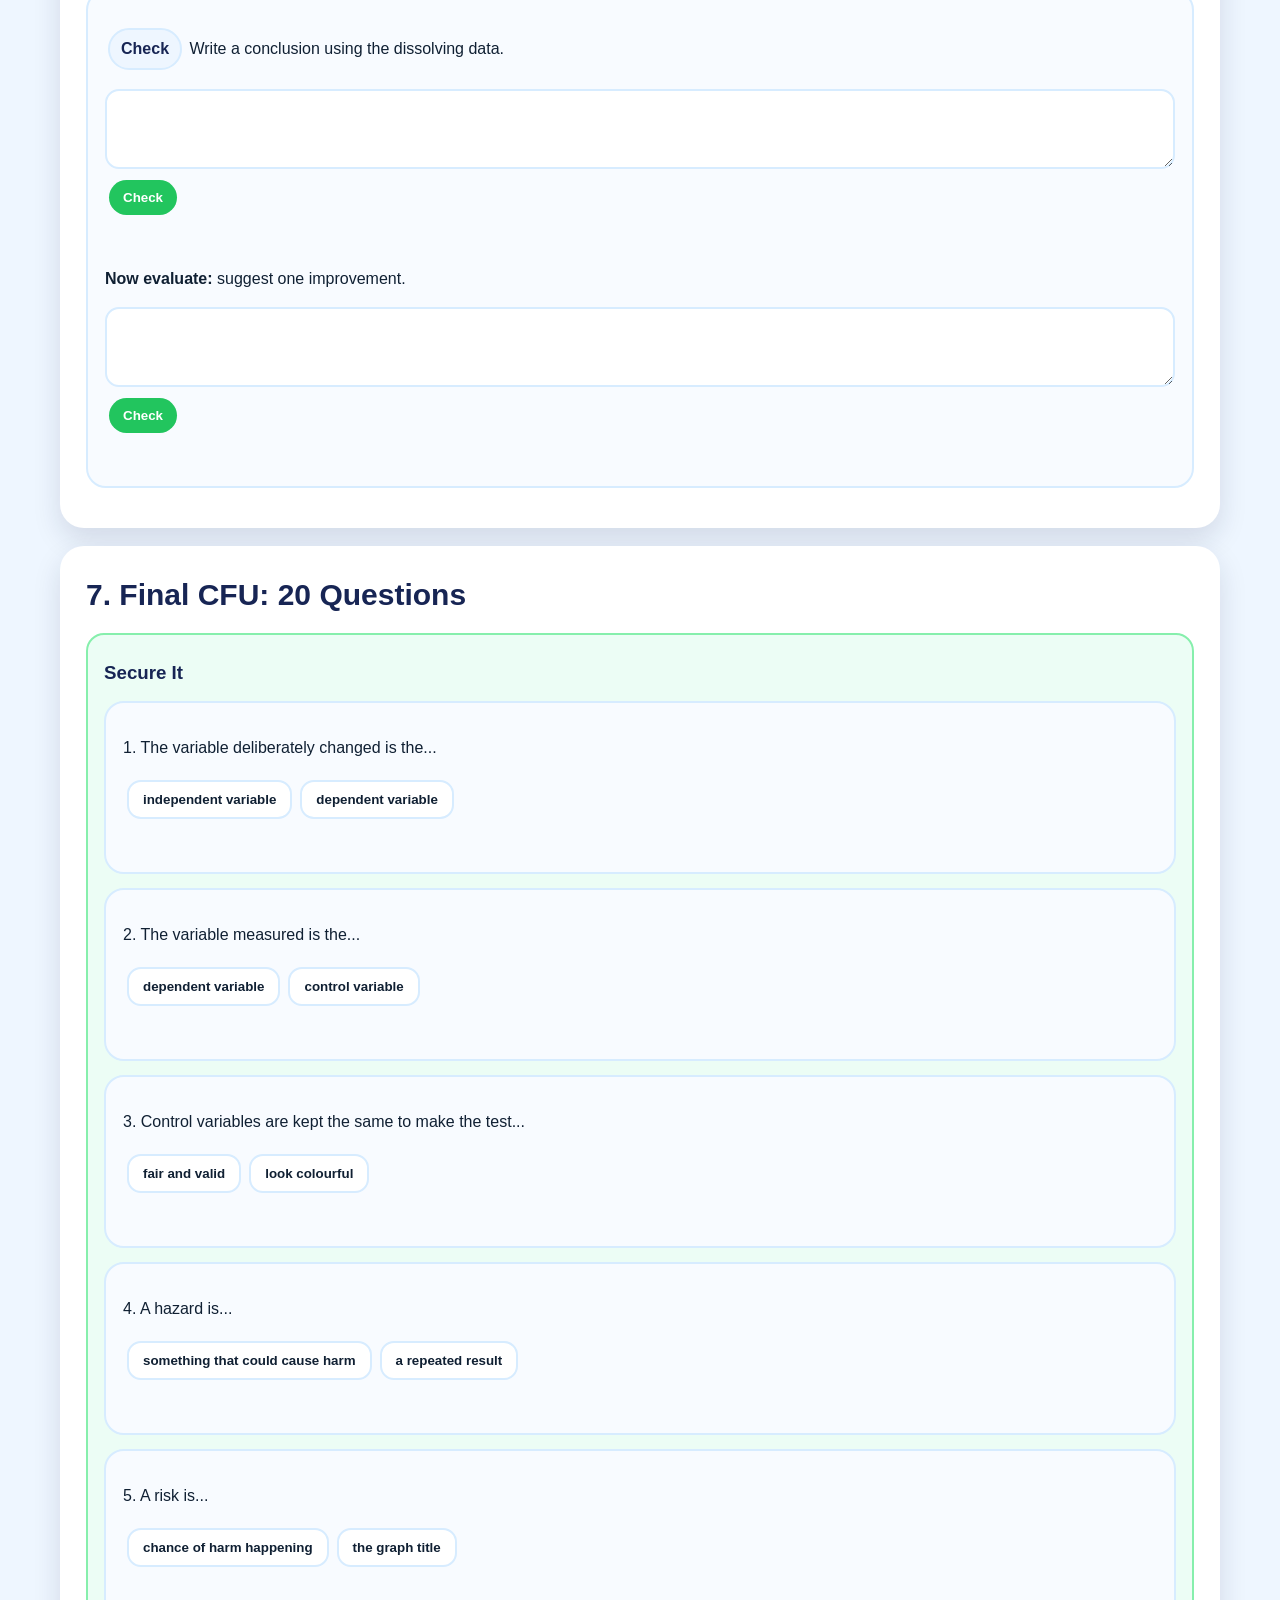
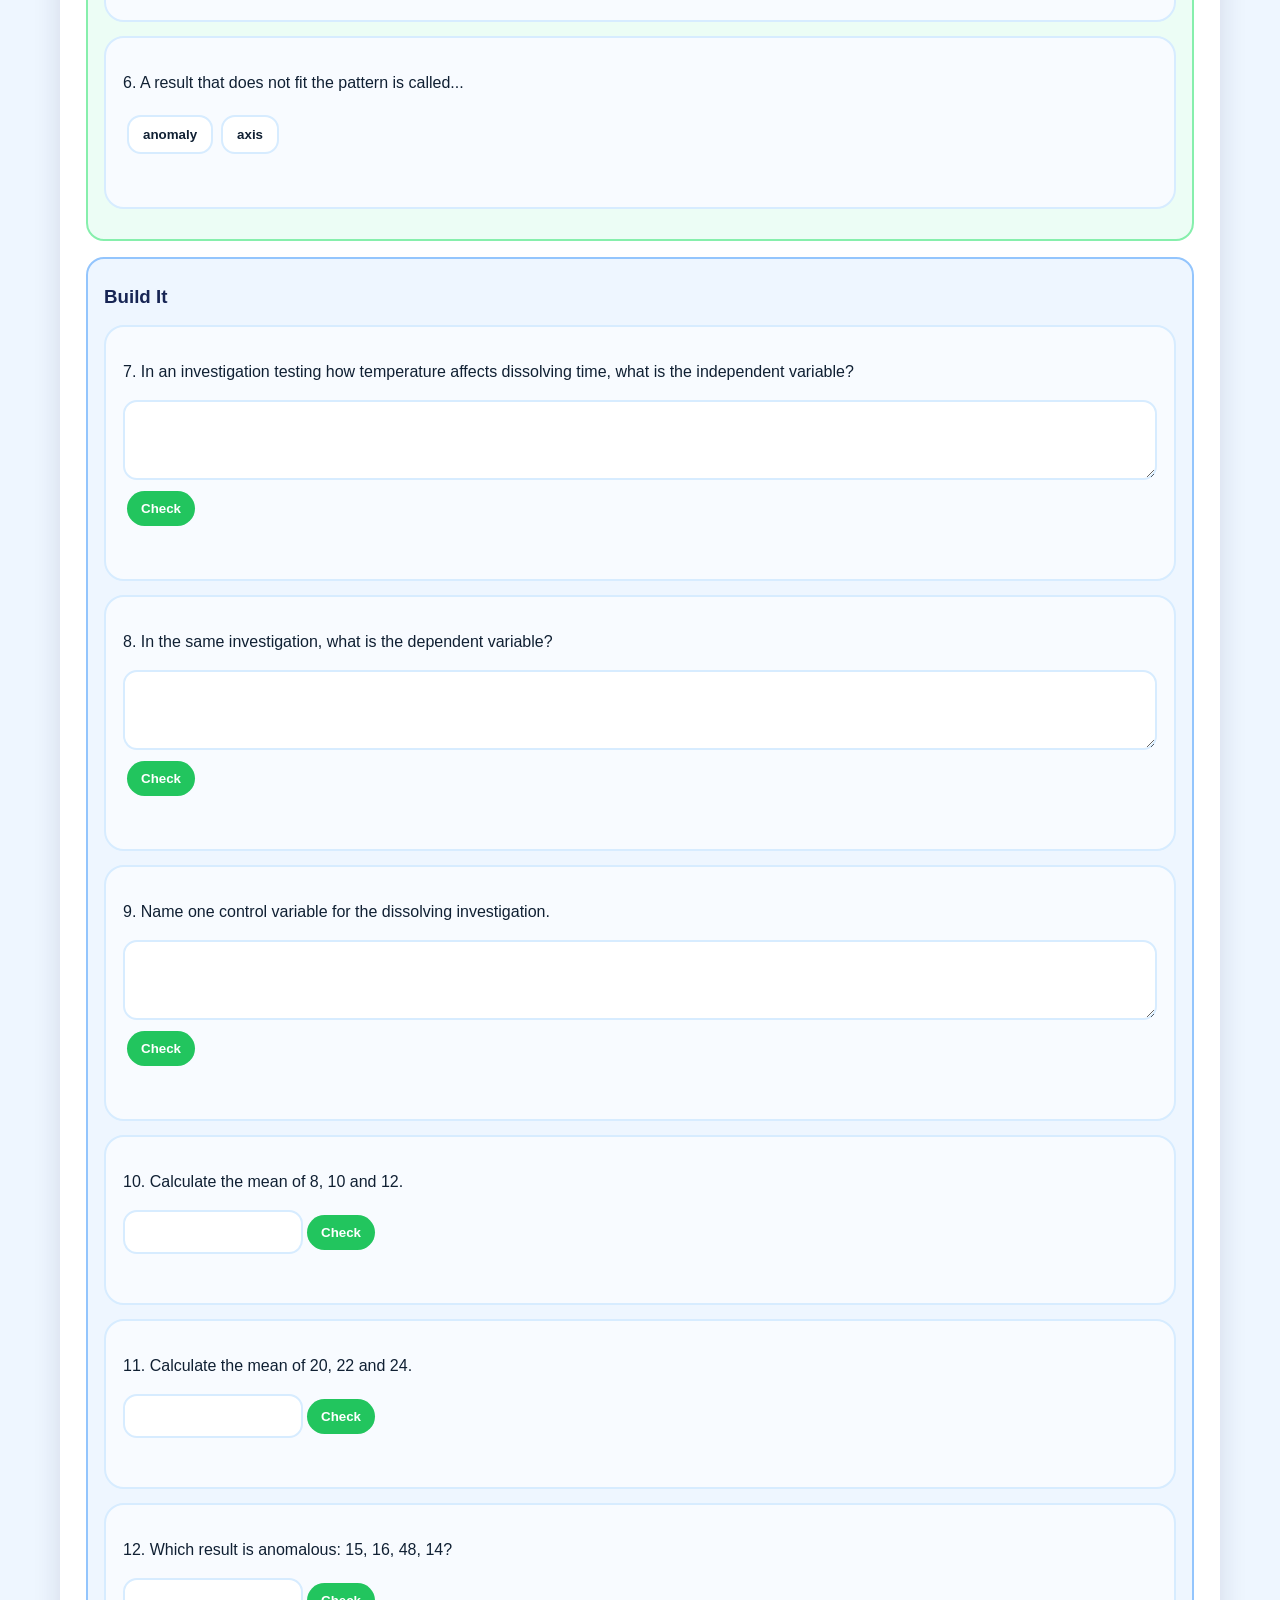
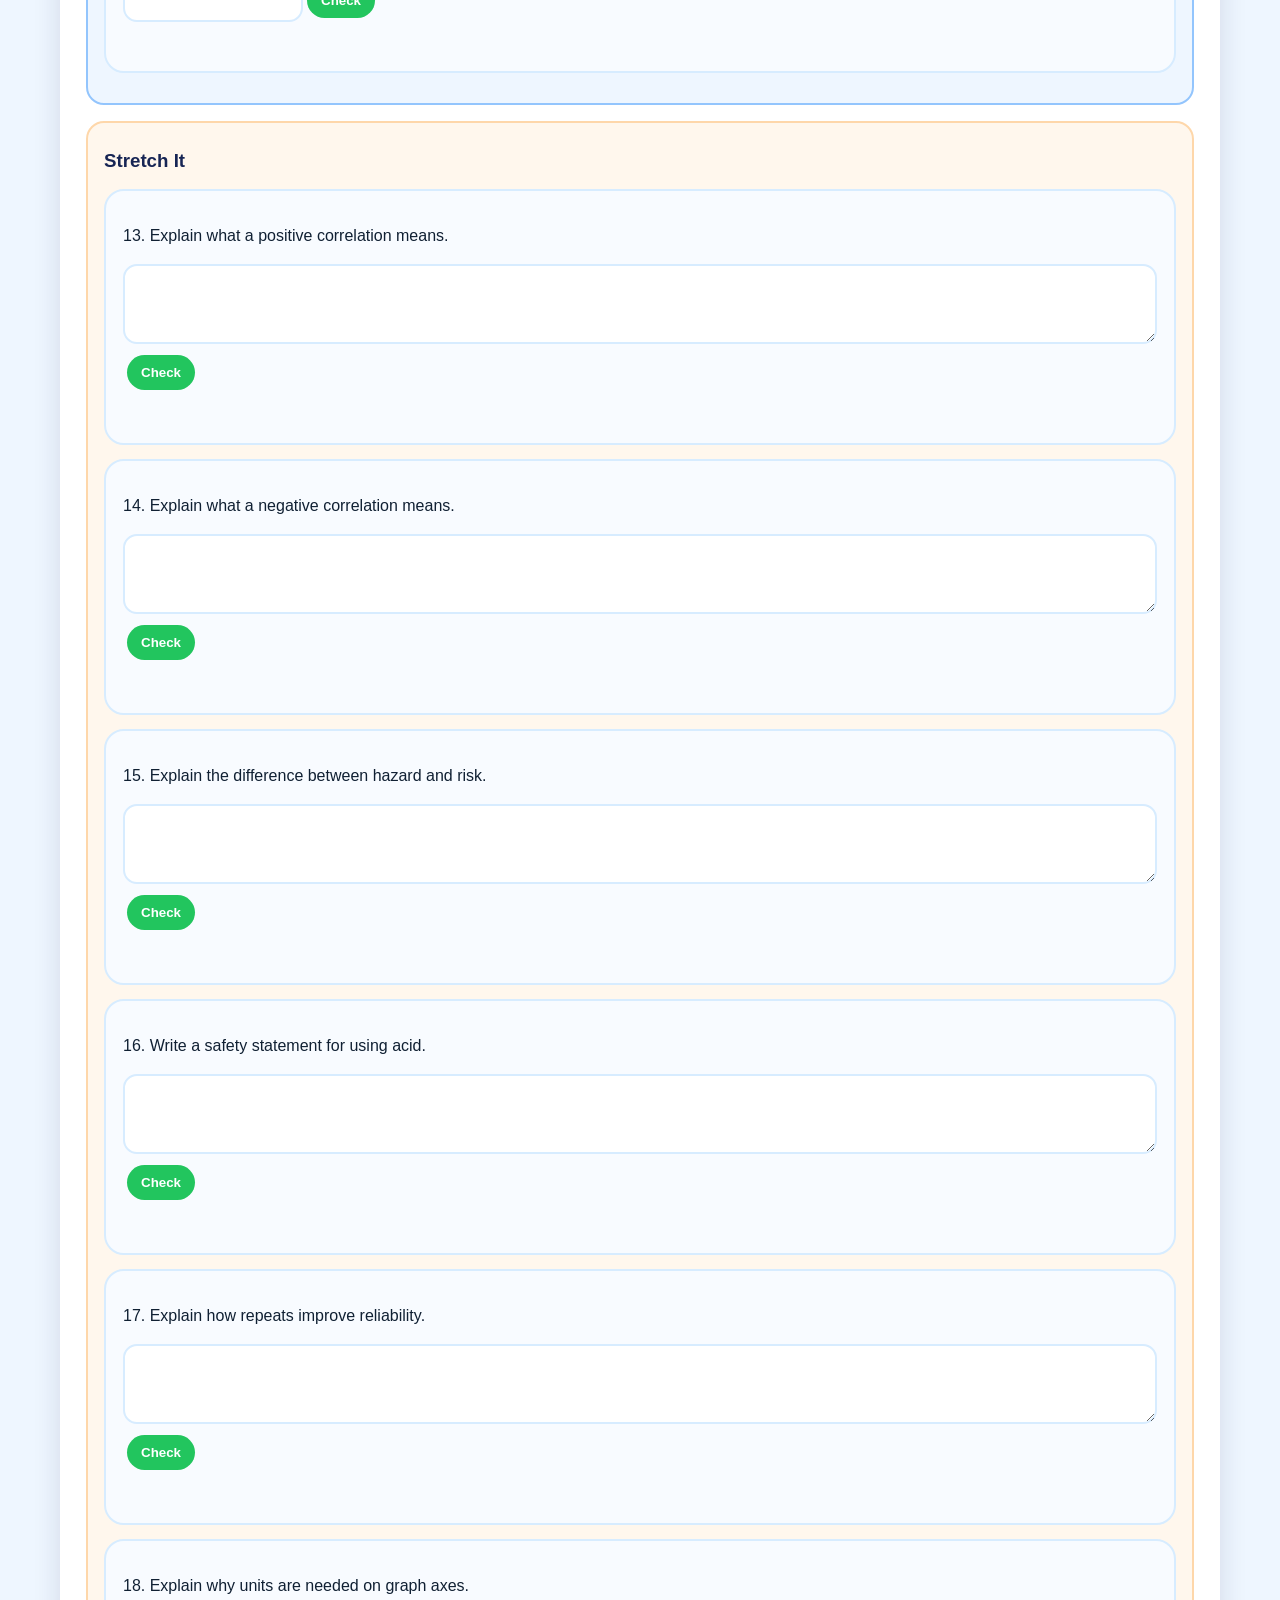
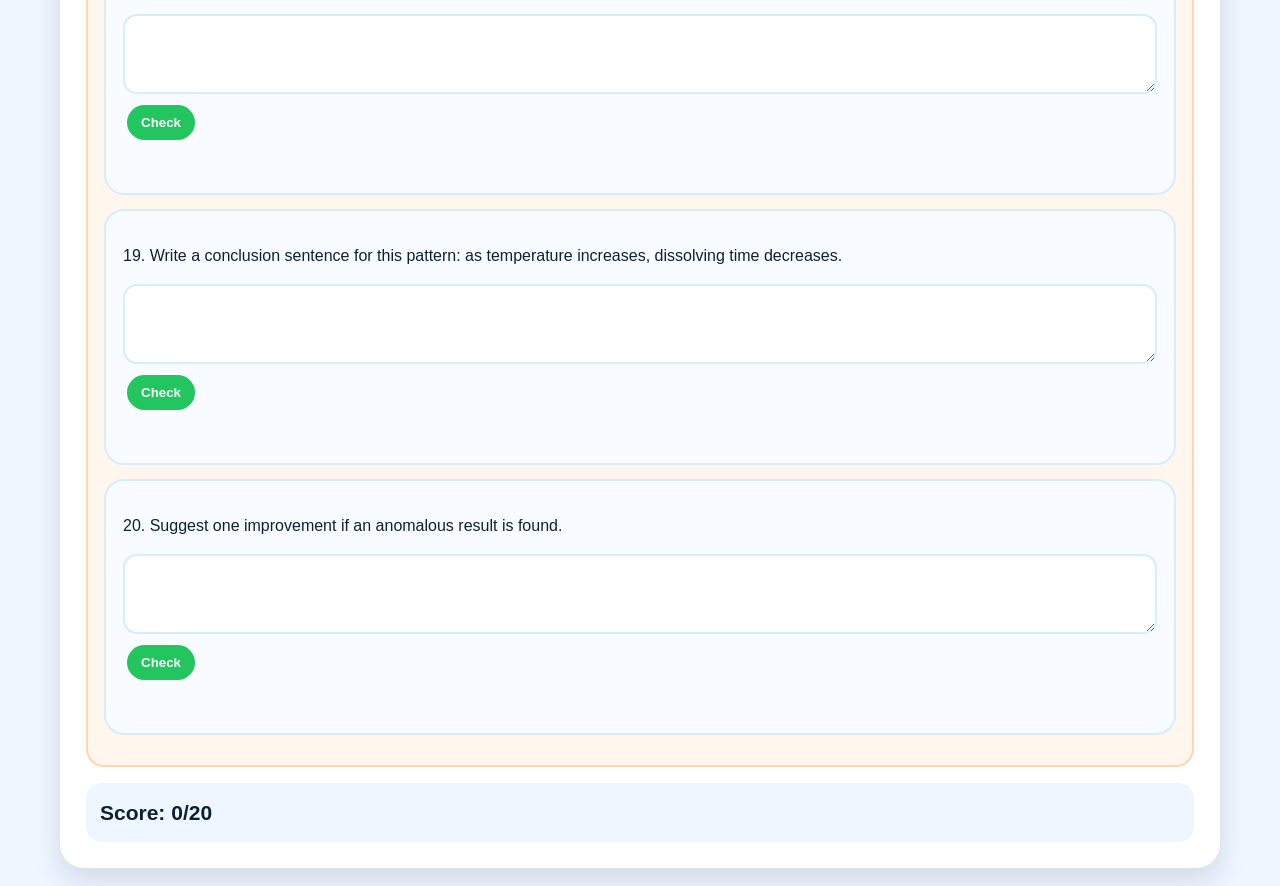
<file: introduction-science.html>
<!DOCTYPE html>
<html lang="en">
<head>
<meta charset="UTF-8">
<meta name="viewport" content="width=device-width,initial-scale=1.0">
<title>Year 8 Working Scientifically</title>
<style>
*{box-sizing:border-box}
html{scroll-behavior:smooth}
body{margin:0;font-family:Arial,Helvetica,sans-serif;background:#eef6ff;color:#102033;line-height:1.5}
.hero{background:linear-gradient(135deg,#10133f,#2563eb,#7c3aed);color:white;text-align:center;padding:46px 18px}
.hero h1{font-size:42px;margin:0 0 10px}
.hero p{font-size:18px;font-weight:800;max-width:980px;margin:auto}
.nav{position:sticky;top:0;background:white;border-bottom:2px solid #d7ecff;text-align:center;padding:9px;z-index:30}
.nav a{display:inline-block;margin:3px;padding:9px 12px;background:#eef6ff;border:1px solid #d7ecff;border-radius:999px;text-decoration:none;color:#102033;font-weight:900}
section{max-width:1160px;margin:18px auto;background:white;border-radius:24px;padding:26px;box-shadow:0 12px 28px rgba(20,30,70,.13)}
h2{font-size:30px;color:#172554;margin:0 0 10px}
h3{color:#172554;margin:8px 0}
.card,.task,.quiz-card{border:2px solid #d7ecff;border-radius:20px;background:#f8fbff;padding:17px;margin:14px 0}
.two{display:grid;grid-template-columns:1fr 1fr;gap:16px}
.three{display:grid;grid-template-columns:repeat(3,1fr);gap:16px}
.controls{display:grid;grid-template-columns:repeat(3,1fr);gap:12px;margin:12px 0}
.control{background:white;border:2px solid #d7ecff;border-radius:16px;padding:12px;text-align:center;font-weight:900}
.control strong{display:block;font-size:20px;color:#172554;margin:4px 0}
button{border:0;border-radius:999px;padding:10px 14px;margin:4px;font-weight:900;cursor:pointer}
.green{background:#22c55e;color:white}.blue{background:#38a7ff;color:white}.orange{background:#f59e0b;color:white}.red{background:#ef4444;color:white}.purple{background:#7c3aed;color:white}.ghost{background:#eef6ff;border:2px solid #d7ecff;color:#102033}
.choice{background:white;border:2px solid #d7ecff;color:#102033;border-radius:14px}
.feedback{font-weight:900;margin-top:10px;min-height:22px}.ok{color:#15803d}.no{color:#dc2626}
.info{background:#fff7ed;border:2px solid #fed7aa;border-radius:16px;padding:12px;font-weight:900;color:#7c2d12}
.success{background:#ecfdf5;border:2px solid #86efac;border-radius:16px;padding:12px;font-weight:900;color:#166534}
.warn{background:#fff1f2;border:2px solid #fecaca;border-radius:16px;padding:12px;font-weight:900;color:#991b1b}
textarea{width:100%;min-height:80px;border:2px solid #d7ecff;border-radius:14px;padding:11px;font-size:16px}
input[type=number],input[type=text]{padding:11px;border:2px solid #d7ecff;border-radius:14px;font-size:16px;max-width:180px}
input[type=range]{width:100%}
select{padding:10px;border:2px solid #d7ecff;border-radius:14px;font-weight:900;background:white;max-width:100%;min-width:210px}
table{width:100%;border-collapse:collapse;background:white;border-radius:14px;overflow:hidden;margin:12px 0}
td,th{border:2px solid #d7ecff;padding:10px;text-align:left;vertical-align:top}
th{background:#eef6ff;color:#172554}
svg{width:100%;height:auto;background:white;border:2px solid #d7ecff;border-radius:20px}
.label{font:bold 14px Arial;fill:#172554}
.big{font:bold 18px Arial;fill:#172554}
.small{font:bold 12px Arial;fill:#172554}
.step{display:inline-block;background:#eef6ff;border:2px solid #d7ecff;border-radius:999px;padding:7px 11px;margin:3px;font-weight:900;color:#172554}
.quiz-band{padding:16px;border-radius:18px;margin:16px 0}
.secure{background:#ecfdf5;border:2px solid #86efac}
.build{background:#eef6ff;border:2px solid #93c5fd}
.stretch{background:#fff7ed;border:2px solid #fed7aa}
.quiz-score{font-size:21px;font-weight:900;padding:14px;background:#eef6ff;border-radius:16px}
.hiddenAns{color:#64748b;font-style:italic}
@media(max-width:850px){.two,.three,.controls{grid-template-columns:1fr}.nav{position:static}.hero h1{font-size:34px}}
</style>
</head>
<body>
<header class="hero">
<h1>Working Scientifically Skills Lab</h1>
<p>Interactive practice for variables, graphs, correlation, hazard vs risk, planning, data analysis, anomalies and conclusions.</p>
</header>

<nav class="nav">
<a href="index.html">🏠 Home</a>
<a href="#variables">Variables</a>
<a href="#graphs">Graphs</a>
<a href="#safety">Safety</a>
<a href="#planning">Planning</a>
<a href="#data">Data</a>
<a href="#conclusions">Conclusions</a>
<a href="#quiz">CFU</a>
</nav>

<section id="variables">
<h2>1. Variables: Exam-Style Scenarios</h2>

<div class="task">
<p><span class="step">Learn</span> In exams, variables are usually hidden inside a method. Read the whole practical description, then identify what is changed, what is measured and what is kept the same.</p>
<div class="three">
<div class="card"><h3>Independent variable</h3><p>The one thing deliberately changed by the student.</p></div>
<div class="card"><h3>Dependent variable</h3><p>The result that is measured or recorded.</p></div>
<div class="card"><h3>Control variables</h3><p>Things kept the same so the test is fair and valid.</p></div>
</div>
<div class="info">Exam sentence frame: “The student changes the ________, measures the ________, and keeps ________ the same.”</div>
</div>

<div class="task">
<p><span class="step">Try it</span> Read the practical method carefully.</p>
<div class="controls">
<div class="control">Scenario<strong id="varScenarioTitle">Temperature and dissolving</strong>
<button class="blue" onclick="setVarScenario('dissolve')">Dissolving</button>
<button class="green" onclick="setVarScenario('plant')">Plant growth</button>
<button class="orange" onclick="setVarScenario('spring')">Spring extension</button>
<button class="ghost" onclick="resetVariables()">Reset</button>
</div>
<div class="control">Reveal model answers<strong id="varStatus">answers hidden</strong><button class="purple" onclick="revealVariables()">Reveal</button></div>
<div class="control">Student task<strong>use dropdowns below</strong></div>
</div>

<div class="card">
<h3>Practical scenario</h3>
<p id="scenarioText"></p>
</div>

<table>
<tr><th>Variable type</th><th>Student answer</th><th>Model answer after reveal</th><th>Why?</th></tr>
<tr>
<td>Independent variable</td>
<td><select id="ivSelect"><option value="">Select an answer</option></select><button class="green" onclick="checkVarSelect('iv')">Check</button><div id="ivFeedback" class="feedback"></div></td>
<td id="varIV" class="hiddenAns">hidden</td><td id="varIVWhy" class="hiddenAns">hidden</td>
</tr>
<tr>
<td>Dependent variable</td>
<td><select id="dvSelect"><option value="">Select an answer</option></select><button class="green" onclick="checkVarSelect('dv')">Check</button><div id="dvFeedback" class="feedback"></div></td>
<td id="varDV" class="hiddenAns">hidden</td><td id="varDVWhy" class="hiddenAns">hidden</td>
</tr>
<tr>
<td>Control variable</td>
<td><select id="cvSelect"><option value="">Select an answer</option></select><button class="green" onclick="checkVarSelect('cv')">Check</button><div id="cvFeedback" class="feedback"></div></td>
<td id="varCV" class="hiddenAns">hidden</td><td id="varCVWhy" class="hiddenAns">hidden</td>
</tr>
</table>
<div id="varExplain" class="success">Choose answers from the dropdowns, then check.</div>
</div>

<div class="task">
<p><span class="step">Check</span> Answer the questions using the scenario below.</p>
<div class="card">
<h3 id="contextTitle">Context: Temperature and dissolving</h3>
<p id="contextScenario"></p>
</div>

<div class="card">
<h3>Question 1: What is changed?</h3>
<p>In this investigation, which factor does the student deliberately change?</p>
<select id="classSelect1"><option value="">Select an answer</option></select>
<button class="green" onclick="checkClassQuestion(1)">Check</button>
<div id="classF1" class="feedback"></div>
</div>

<div class="card">
<h3>Question 2: What is measured?</h3>
<p>Which result does the student measure or record?</p>
<select id="classSelect2"><option value="">Select an answer</option></select>
<button class="green" onclick="checkClassQuestion(2)">Check</button>
<div id="classF2" class="feedback"></div>
</div>

<div class="card">
<h3>Question 3: What is kept the same?</h3>
<p>Which factor should be kept the same to make the test fair?</p>
<select id="classSelect3"><option value="">Select an answer</option></select>
<button class="green" onclick="checkClassQuestion(3)">Check</button>
<div id="classF3" class="feedback"></div>
</div>

<div class="card">
<h3>Question 4: Build the exam sentence</h3>
<p>Complete this idea in your own words: “The student changes..., measures..., and keeps... the same.”</p>
<textarea id="varSentence" placeholder="The student changes ... measures ... and keeps ... the same."></textarea>
<button class="green" onclick="checkVarSentence()">Check sentence</button>
<div id="varSentenceF" class="feedback"></div>
</div>
</div>
</section>

<section id="graphs">
<h2>2. Graph Reading and Correlation</h2>
<div class="task">
<p><span class="step">Learn</span> Graph questions normally ask students to identify the pattern, read values, compare results and support conclusions with data.</p>
<div class="info"><b>Graph routine:</b> read both axes, look at the trend, use numbers from the graph, then decide if the relationship is positive, negative or has no clear correlation.</div>
</div>

<div class="task">
<p><span class="step">Try it</span> Choose a graph pattern, then answer the questions.</p>
<div class="controls">
<div class="control">Pattern<strong id="graphPattern">positive correlation</strong>
<button class="green" onclick="setGraph('positive')">Positive</button>
<button class="red" onclick="setGraph('negative')">Negative</button>
<button class="blue" onclick="setGraph('none')">No correlation</button>
<button class="ghost" onclick="resetGraph()">Reset</button>
</div>
<div class="control">Trend<strong id="graphTrend">answer hidden</strong></div>
<div class="control">Best answer<strong id="graphBest">answer hidden</strong></div>
</div>
<div class="two">
<svg viewBox="0 0 560 420" aria-label="graph reading">
<line x1="75" y1="340" x2="500" y2="340" stroke="#172554" stroke-width="5"/>
<line x1="75" y1="340" x2="75" y2="60" stroke="#172554" stroke-width="5"/>
<text x="285" y="390" text-anchor="middle" class="label">Independent variable / units</text>
<text x="25" y="215" class="label" transform="rotate(-90 25 215)">Dependent variable / units</text>
<text x="70" y="360" class="small">0</text><text x="170" y="360" class="small">2</text><text x="270" y="360" class="small">4</text><text x="370" y="360" class="small">6</text><text x="470" y="360" class="small">8</text>
<text x="47" y="345" class="small">0</text><text x="47" y="275" class="small">2</text><text x="47" y="205" class="small">4</text><text x="47" y="135" class="small">6</text><text x="47" y="65" class="small">8</text>
<g id="graphPoints"></g>
<path id="graphLine" d="M105 305 L475 100" stroke="#22c55e" stroke-width="5" fill="none" stroke-linecap="round"/>
</svg>
<div>
<div class="success" id="graphExplain">Select an answer and press check.</div>
<table>
<tr><th>Question</th><th>Student answer</th></tr>
<tr><td>1. Which axis is the independent variable?</td><td><select id="axisSelect"><option value="">Select an answer</option><option value="x">x-axis</option><option value="y">y-axis</option></select><button class="green" onclick="checkAxisSelect()">Check</button><div id="axisF" class="feedback"></div></td></tr>
<tr><td>2. What pattern is shown?</td><td><select id="corrSelect"><option value="">Select an answer</option><option value="positive correlation">positive correlation</option><option value="negative correlation">negative correlation</option><option value="no correlation">no correlation</option></select><button class="green" onclick="checkCorrelationSelect()">Check</button><div id="corrSelectF" class="feedback"></div></td></tr>
<tr><td>3. Which sentence best describes the graph?</td><td><select id="graphSentenceSelect"><option value="">Select an answer</option><option value="0">As x increases, y increases.</option><option value="1">As x increases, y decreases.</option><option value="2">There is no clear pattern.</option></select><button class="green" onclick="checkGraphSentenceSelect()">Check</button><div id="graphSentenceF" class="feedback"></div></td></tr>
</table>
</div>
</div>
</div>

<div class="task">
<p><span class="step">Challenge</span> Use the graph to answer each question.</p>
<div class="two">
<svg viewBox="0 0 560 420" aria-label="plant graph challenge">
<line x1="75" y1="340" x2="500" y2="340" stroke="#172554" stroke-width="5"/>
<line x1="75" y1="340" x2="75" y2="60" stroke="#172554" stroke-width="5"/>
<text x="285" y="390" text-anchor="middle" class="label">Fertiliser added / g</text>
<text x="25" y="215" class="label" transform="rotate(-90 25 215)">Plant height / cm</text>
<text x="70" y="360" class="small">0</text><text x="165" y="360" class="small">2</text><text x="260" y="360" class="small">4</text><text x="355" y="360" class="small">6</text><text x="450" y="360" class="small">8</text>
<text x="47" y="345" class="small">0</text><text x="40" y="285" class="small">10</text><text x="40" y="225" class="small">20</text><text x="40" y="165" class="small">30</text><text x="40" y="105" class="small">40</text>
<polyline points="100,300 190,255 280,205 370,155 460,110" stroke="#22c55e" stroke-width="5" fill="none" stroke-linecap="round"/>
<circle cx="100" cy="300" r="8" fill="#ef4444" stroke="#172554" stroke-width="3"/>
<circle cx="190" cy="255" r="8" fill="#ef4444" stroke="#172554" stroke-width="3"/>
<circle cx="280" cy="205" r="8" fill="#ef4444" stroke="#172554" stroke-width="3"/>
<circle cx="370" cy="155" r="8" fill="#ef4444" stroke="#172554" stroke-width="3"/>
<circle cx="460" cy="110" r="8" fill="#ef4444" stroke="#172554" stroke-width="3"/>
</svg>
<div>
<button class="ghost" onclick="resetChallengeGraph()">Reset challenge answers</button>
<table>
<tr><th>Question</th><th>Student answer</th></tr>
<tr><td>1. What is the independent variable?</td><td><select id="g2Select1"><option value="">Select an answer</option><option value="fertiliser">fertiliser added</option><option value="height">plant height</option></select><button class="green" onclick="checkG2(1)">Check</button><div id="g2q1" class="feedback"></div></td></tr>
<tr><td>2. What is the dependent variable?</td><td><select id="g2Select2"><option value="">Select an answer</option><option value="height">plant height</option><option value="fertiliser">fertiliser added</option></select><button class="green" onclick="checkG2(2)">Check</button><div id="g2q2" class="feedback"></div></td></tr>
<tr><td>3. What correlation is shown?</td><td><select id="g2Select3"><option value="">Select an answer</option><option value="positive">positive correlation</option><option value="negative">negative correlation</option><option value="none">no correlation</option></select><button class="green" onclick="checkG2(3)">Check</button><div id="g2q3" class="feedback"></div></td></tr>
<tr><td>4. Choose the best conclusion.</td><td><select id="g2Select4"><option value="">Select an answer</option><option value="good">As fertiliser added increases, plant height increases.</option><option value="bad">The plant grew because the graph is green.</option></select><button class="green" onclick="checkG2(4)">Check</button><div id="g2q4" class="feedback"></div></td></tr>
</table>
</div>
</div>
</div>
</section>

<section id="safety">
<h2>3. Lab Safety: Hazard, Risk and Precaution</h2>
<div class="task">
<p><span class="step">Learn</span> Hazard, risk and precaution are different.</p>
<div class="three">
<div class="card"><h3>Hazard</h3><p>Something that could cause harm.</p></div>
<div class="card"><h3>Risk</h3><p>The chance of harm happening and how serious it could be.</p></div>
<div class="card"><h3>Precaution</h3><p>Action taken to reduce the risk.</p></div>
</div>
</div>

<div class="task">
<p><span class="step">Try it</span> Choose a practical scenario.</p>
<div class="controls">
<div class="control">Scenario<strong id="safetyTitle">acid practical</strong><button class="red" onclick="setSafety('acid')">Acid</button><button class="orange" onclick="setSafety('flame')">Bunsen</button><button class="blue" onclick="setSafety('glass')">Glassware</button><button class="ghost" onclick="resetSafety()">Reset</button></div>
<div class="control">Hazard<strong id="hazardShort">acid</strong></div>
<div class="control">Precaution<strong id="precautionShort">wear goggles</strong></div>
</div>
<table>
<tr><th>Hazard</th><td id="hazardRow">acid</td></tr>
<tr><th>Risk</th><td id="riskRow">acid could splash and irritate skin or eyes</td></tr>
<tr><th>Precaution</th><td id="precautionRow">wear goggles, use small volumes, stand up during practical work</td></tr>
</table>
</div>

<div class="task">
<p><span class="step">Check</span> Write a full safety sentence.</p>
<textarea id="safetySentence" placeholder="Example: Acid is a hazard because it could splash into eyes. Wear goggles to reduce the risk."></textarea>
<button class="green" onclick="checkSafetySentence()">Check sentence</button>
<div id="safetySentenceF" class="feedback"></div>
</div>
</section>

<section id="planning">
<h2>4. Planning a Fair Test</h2>
<div class="task">
<p><span class="step">Learn</span> A good investigation is valid, reliable and accurate.</p>
<table>
<tr><th>Keyword</th><th>Meaning</th><th>How to improve it</th></tr>
<tr><td>Valid</td><td>The method tests what it is supposed to test.</td><td>Keep control variables the same.</td></tr>
<tr><td>Reliable</td><td>Repeats give similar results.</td><td>Repeat and calculate a mean.</td></tr>
<tr><td>Accurate</td><td>A measurement is close to the true value.</td><td>Use suitable equipment and read scales carefully.</td></tr>
<tr><td>Precise</td><td>Measurements are close together or have small intervals.</td><td>Use equipment with smaller divisions.</td></tr>
</table>
</div>

<div class="task">
<p><span class="step">Try it</span> Use the investigation to complete the planning checklist.</p>
<div class="controls">
<div class="control">Investigation<strong id="planTitle">temperature and dissolving</strong><button class="blue" onclick="setPlan('dissolve')">Dissolving</button><button class="green" onclick="setPlan('plant')">Plant</button><button class="orange" onclick="setPlan('spring')">Spring</button><button class="ghost" onclick="resetPlan()">Reset</button></div>
<div class="control">Reliability<strong>repeat 3 times</strong></div>
<div class="control">Validity<strong>control variables</strong></div>
</div>
<table>
<tr><th>Planning prompt</th><th>Example answer</th></tr>
<tr><td>Independent variable</td><td id="planIV">temperature of water</td></tr>
<tr><td>Dependent variable</td><td id="planDV">time taken to dissolve</td></tr>
<tr><td>Control variables</td><td id="planCV">mass of sugar, volume of water, stirring method</td></tr>
<tr><td>How to improve reliability</td><td id="planReliability">repeat each temperature three times and calculate a mean</td></tr>
</table>
</div>

<div class="task">
<p><span class="step">Check</span> Explain why only one variable should be changed.</p>
<textarea id="validitySentence"></textarea>
<button class="green" onclick="checkAny('validitySentence','validitySentenceF',['valid','fair','effect','cause'],'Good: you linked one changed variable to validity/fair testing.','Model answer: Only one variable should be changed so the test is valid and fair. This means any change in the dependent variable is likely to be caused by the independent variable.')">Check</button>
<div id="validitySentenceF" class="feedback"></div>
</div>
</section>

<section id="data">
<h2>5. Data Analysis: Tables, Means, Anomalies and Evidence</h2>
<div class="task">
<p><span class="step">Learn</span> A good data table includes headings, units and repeated results. An anomaly is a result that does not fit the pattern.</p>
<table>
<tr><th>Temperature / °C</th><th>Repeat 1 / s</th><th>Repeat 2 / s</th><th>Repeat 3 / s</th><th>Mean / s</th></tr>
<tr><td>20</td><td>90</td><td>92</td><td>91</td><td>91</td></tr>
<tr><td>40</td><td>65</td><td>64</td><td>66</td><td>65</td></tr>
<tr><td>60</td><td>42</td><td>43</td><td>88</td><td>43 if anomaly ignored</td></tr>
<tr><td>80</td><td>25</td><td>26</td><td>24</td><td>25</td></tr>
</table>
<div class="warn">The 88 s result is likely anomalous because it is far from 42 s and 43 s and does not fit the pattern.</div>
</div>

<div class="task">
<p><span class="step">Try it</span> Use the repeat results to calculate a mean and identify possible anomalies.</p>
<div class="controls">
<div class="control">Repeat 1<input id="rep1" type="range" min="0" max="100" value="42" oninput="updateMean()"><strong id="rep1T">42</strong></div>
<div class="control">Repeat 2<input id="rep2" type="range" min="0" max="100" value="43" oninput="updateMean()"><strong id="rep2T">43</strong></div>
<div class="control">Repeat 3<input id="rep3" type="range" min="0" max="100" value="88" oninput="updateMean()"><strong id="rep3T">88</strong><button class="ghost" onclick="resetMean()">Reset</button></div>
</div>
<div class="success" id="meanInfo">Mean including all repeats = 57.7. Possible anomaly detected.</div>
</div>

<div class="task">
<p><span class="step">Check</span> Analyse the dissolving data.</p>
<div class="two">
<div>
<table>
<tr><th>Temperature / °C</th><th>Mean dissolving time / s</th></tr>
<tr><td>20</td><td>91</td></tr>
<tr><td>40</td><td>65</td></tr>
<tr><td>60</td><td>43</td></tr>
<tr><td>80</td><td>25</td></tr>
</table>
<p><b>Q1:</b> Calculate the range of mean dissolving times.</p>
<input type="number" id="rangeAns"><button class="green" onclick="checkCalc('rangeAns',66,'rangeF','Correct: range = highest − lowest = 91 − 25 = 66 s.')">Check</button>
<div id="rangeF" class="feedback"></div>
<p><b>Q2:</b> Use evidence to describe the trend.</p>
<textarea id="evidenceSentence"></textarea>
<button class="green" onclick="checkAny('evidenceSentence','evidenceF',['91','25','temperature','decrease'],'Good: you used numerical evidence and described the trend.','Model answer: As temperature increased, dissolving time decreased. At 20 °C the mean time was 91 s, but at 80 °C it was 25 s.')">Check</button>
<div id="evidenceF" class="feedback"></div>
</div>
<svg viewBox="0 0 520 390" aria-label="dissolving graph">
<line x1="70" y1="330" x2="470" y2="330" stroke="#172554" stroke-width="4"/>
<line x1="70" y1="330" x2="70" y2="55" stroke="#172554" stroke-width="4"/>
<text x="270" y="370" text-anchor="middle" class="label">Temperature / °C</text>
<text x="22" y="205" class="label" transform="rotate(-90 22 205)">Mean time / s</text>
<text x="58" y="335" class="small">0</text><text x="48" y="270" class="small">25</text><text x="48" y="205" class="small">50</text><text x="48" y="140" class="small">75</text><text x="42" y="75" class="small">100</text>
<text x="110" y="350" class="small">20</text><text x="210" y="350" class="small">40</text><text x="310" y="350" class="small">60</text><text x="410" y="350" class="small">80</text>
<polyline points="120,93 220,161 320,218 420,265" stroke="#2563eb" stroke-width="5" fill="none" stroke-linecap="round"/>
<circle cx="120" cy="93" r="8" fill="#ef4444" stroke="#172554" stroke-width="3"/>
<circle cx="220" cy="161" r="8" fill="#ef4444" stroke="#172554" stroke-width="3"/>
<circle cx="320" cy="218" r="8" fill="#ef4444" stroke="#172554" stroke-width="3"/>
<circle cx="420" cy="265" r="8" fill="#ef4444" stroke="#172554" stroke-width="3"/>
</svg>
</div>
</div>
</section>

<section id="conclusions">
<h2>6. Conclusions and Evaluations</h2>
<div class="task">
<p><span class="step">Learn</span> A strong conclusion uses the trend and evidence. A strong evaluation explains reliability, validity and improvements.</p>
<div class="two">
<div class="card"><h3>Conclusion builder</h3><p>1. State the trend/correlation.</p><p>2. Use numerical evidence.</p><p>3. Link back to the investigation question.</p></div>
<div class="card"><h3>Evaluation builder</h3><p>1. Identify anomalies or reliability issues.</p><p>2. Comment on control variables.</p><p>3. Suggest a precise improvement.</p></div>
</div>
</div>

<div class="task">
<p><span class="step">Check</span> Write a conclusion using the dissolving data.</p>
<textarea id="conclusionText"></textarea>
<button class="green" onclick="checkAny('conclusionText','conclusionF',['91','25','temperature','decreased'],'Good: you used evidence and described the trend.','Model answer: The results show a negative correlation because as temperature increased, dissolving time decreased. At 20 °C it took 91 s, but at 80 °C it took 25 s.')">Check</button>
<div id="conclusionF" class="feedback"></div>
<p><b>Now evaluate:</b> suggest one improvement.</p>
<textarea id="evaluationText"></textarea>
<button class="green" onclick="checkAny('evaluationText','evaluationF',['repeat','control','same','mean'],'Good: this is a suitable evaluation improvement.','Model answer: Repeat each temperature three times, calculate a mean and keep control variables such as volume of water and mass of sugar the same.')">Check</button>
<div id="evaluationF" class="feedback"></div>
</div>
</section>

<section id="quiz">
<h2>7. Final CFU: 20 Questions</h2>
<div class="quiz-band secure"><h3>Secure It</h3>
<div class="quiz-card"><p>1. The variable deliberately changed is the...</p><button class="choice" onclick="quiz(this,true,'q1','Correct: independent variable.','Model answer: The independent variable is deliberately changed.')">independent variable</button><button class="choice" onclick="quiz(this,false,'q1','Correct: independent variable.','Model answer: The independent variable is deliberately changed.')">dependent variable</button><div id="q1" class="feedback"></div></div>
<div class="quiz-card"><p>2. The variable measured is the...</p><button class="choice" onclick="quiz(this,true,'q2','Correct: dependent variable.','Model answer: The dependent variable is measured or recorded.')">dependent variable</button><button class="choice" onclick="quiz(this,false,'q2','Correct: dependent variable.','Model answer: The dependent variable is measured or recorded.')">control variable</button><div id="q2" class="feedback"></div></div>
<div class="quiz-card"><p>3. Control variables are kept the same to make the test...</p><button class="choice" onclick="quiz(this,true,'q3','Correct: fair and valid.','Model answer: Control variables are kept the same to make the test fair and valid.')">fair and valid</button><button class="choice" onclick="quiz(this,false,'q3','Correct: fair and valid.','Model answer: Control variables are kept the same to make the test fair and valid.')">look colourful</button><div id="q3" class="feedback"></div></div>
<div class="quiz-card"><p>4. A hazard is...</p><button class="choice" onclick="quiz(this,true,'q4','Correct: something that could cause harm.','Model answer: A hazard is something that could cause harm.')">something that could cause harm</button><button class="choice" onclick="quiz(this,false,'q4','Correct: something that could cause harm.','Model answer: A hazard is something that could cause harm.')">a repeated result</button><div id="q4" class="feedback"></div></div>
<div class="quiz-card"><p>5. A risk is...</p><button class="choice" onclick="quiz(this,true,'q5','Correct: chance of harm happening.','Model answer: Risk is the chance of harm happening and how serious it could be.')">chance of harm happening</button><button class="choice" onclick="quiz(this,false,'q5','Correct: chance of harm happening.','Model answer: Risk is the chance of harm happening and how serious it could be.')">the graph title</button><div id="q5" class="feedback"></div></div>
<div class="quiz-card"><p>6. A result that does not fit the pattern is called...</p><button class="choice" onclick="quiz(this,true,'q6','Correct: anomaly.','Model answer: An anomaly is a result that does not fit the pattern.')">anomaly</button><button class="choice" onclick="quiz(this,false,'q6','Correct: anomaly.','Model answer: An anomaly is a result that does not fit the pattern.')">axis</button><div id="q6" class="feedback"></div></div>
</div>

<div class="quiz-band build"><h3>Build It</h3>
<div class="quiz-card"><p>7. In an investigation testing how temperature affects dissolving time, what is the independent variable?</p><textarea id="stretch7"></textarea><button class="green" onclick="checkAny('stretch7','q7',['temperature'],'Good: temperature is the independent variable.','Model answer: The independent variable is temperature because it is changed.')">Check</button><div id="q7" class="feedback"></div></div>
<div class="quiz-card"><p>8. In the same investigation, what is the dependent variable?</p><textarea id="stretch8"></textarea><button class="green" onclick="checkAny('stretch8','q8',['time','dissolving'],'Good: dissolving time is measured.','Model answer: The dependent variable is the time taken to dissolve because it is measured.')">Check</button><div id="q8" class="feedback"></div></div>
<div class="quiz-card"><p>9. Name one control variable for the dissolving investigation.</p><textarea id="stretch9"></textarea><button class="green" onclick="checkAny('stretch9','q9',['mass','volume','stir','sugar'],'Good: this is a suitable control variable.','Model answer: A suitable control variable is the mass of sugar, volume of water, type of sugar or stirring method.')">Check</button><div id="q9" class="feedback"></div></div>
<div class="quiz-card"><p>10. Calculate the mean of 8, 10 and 12.</p><input type="number" id="calc10"><button class="green" onclick="checkCalc('calc10',10,'q10','Correct: mean = (8 + 10 + 12) ÷ 3 = 10.')">Check</button><div id="q10" class="feedback"></div></div>
<div class="quiz-card"><p>11. Calculate the mean of 20, 22 and 24.</p><input type="number" id="calc11"><button class="green" onclick="checkCalc('calc11',22,'q11','Correct: mean = (20 + 22 + 24) ÷ 3 = 22.')">Check</button><div id="q11" class="feedback"></div></div>
<div class="quiz-card"><p>12. Which result is anomalous: 15, 16, 48, 14?</p><input type="number" id="calc12"><button class="green" onclick="checkCalc('calc12',48,'q12','Correct: 48 is anomalous because it is far away from the other results.')">Check</button><div id="q12" class="feedback"></div></div>
</div>

<div class="quiz-band stretch"><h3>Stretch It</h3>
<div class="quiz-card"><p>13. Explain what a positive correlation means.</p><textarea id="stretch13"></textarea><button class="green" onclick="checkText('stretch13','q13',['increases','increases'],'Good: both variables increase together.','Model answer: A positive correlation means that as one variable increases, the other variable also increases.')">Check</button><div id="q13" class="feedback"></div></div>
<div class="quiz-card"><p>14. Explain what a negative correlation means.</p><textarea id="stretch14"></textarea><button class="green" onclick="checkText('stretch14','q14',['increases','decreases'],'Good: one increases while the other decreases.','Model answer: A negative correlation means that as one variable increases, the other variable decreases.')">Check</button><div id="q14" class="feedback"></div></div>
<div class="quiz-card"><p>15. Explain the difference between hazard and risk.</p><textarea id="stretch15"></textarea><button class="green" onclick="checkText('stretch15','q15',['hazard','risk'],'Good: you used both key words.','Model answer: A hazard is something that could cause harm. A risk is the chance of harm happening and how serious it could be.')">Check</button><div id="q15" class="feedback"></div></div>
<div class="quiz-card"><p>16. Write a safety statement for using acid.</p><textarea id="stretch16"></textarea><button class="green" onclick="checkAny('stretch16','q16',['goggles','small','eyes','skin'],'Good: you linked acid to a safety precaution.','Model answer: Acid is a hazard because it could splash onto skin or into eyes. Wear goggles and use small volumes to reduce the risk.')">Check</button><div id="q16" class="feedback"></div></div>
<div class="quiz-card"><p>17. Explain how repeats improve reliability.</p><textarea id="stretch17"></textarea><button class="green" onclick="checkText('stretch17','q17',['repeat','mean'],'Good: repeats allow a mean to be calculated.','Model answer: Repeats improve reliability because you can check whether results are similar, identify anomalies and calculate a mean.')">Check</button><div id="q17" class="feedback"></div></div>
<div class="quiz-card"><p>18. Explain why units are needed on graph axes.</p><textarea id="stretch18"></textarea><button class="green" onclick="checkAny('stretch18','q18',['units','measure'],'Good: units show what is being measured.','Model answer: Units are needed so the reader knows exactly what quantity was measured, such as time in seconds or temperature in degrees Celsius.')">Check</button><div id="q18" class="feedback"></div></div>
<div class="quiz-card"><p>19. Write a conclusion sentence for this pattern: as temperature increases, dissolving time decreases.</p><textarea id="stretch19"></textarea><button class="green" onclick="checkText('stretch19','q19',['temperature','decreases'],'Good: you described the trend clearly.','Model answer: The results show a negative correlation because as temperature increases, the time taken to dissolve decreases.')">Check</button><div id="q19" class="feedback"></div></div>
<div class="quiz-card"><p>20. Suggest one improvement if an anomalous result is found.</p><textarea id="stretch20"></textarea><button class="green" onclick="checkAny('stretch20','q20',['repeat','again','remove','mean'],'Good: repeating is a sensible improvement.','Model answer: The anomalous result should be repeated. If it is still unusual, it can be investigated or excluded from the mean with a reason.')">Check</button><div id="q20" class="feedback"></div></div>
</div>
<div class="quiz-score">Score: <span id="quizScore">0</span>/20</div>
</section>

<script>
let quizScore=0;
let answered={};
let varScenario='dissolve';
let varsShown=false;
let graphType='positive';
let safety='acid';
let plan='dissolve';

function el(id){return document.getElementById(id);}

const varData={
dissolve:{
title:'Temperature and dissolving',
scenario:'A student investigates how the temperature of water affects the time taken for a sugar cube to dissolve. They place 100 cm³ of water into a beaker and heat it to different temperatures: 20 °C, 40 °C, 60 °C and 80 °C. For each temperature, they add one sugar cube and start a stopwatch. They record the time taken for the sugar cube to fully dissolve. They use the same volume of water, the same type and mass of sugar cube, and stir the mixture in the same way each time.',
context:'A student investigates how the temperature of water affects the time taken for a sugar cube to dissolve. They use 100 cm³ of water, one sugar cube, and the same stirring method each time. They test water at 20 °C, 40 °C, 60 °C and 80 °C, then record the dissolving time.',
options:['temperature of water','time taken to dissolve','volume of water','type/mass of sugar cube','stirring method'],
iv:'temperature of water',
dv:'time taken to dissolve',
cv:'volume of water; type/mass of sugar cube; stirring method',
cvAccepted:['volume of water','type/mass of sugar cube','stirring method'],
ivWhy:'This is changed by the student.',
dvWhy:'This is measured with a stopwatch.',
cvWhy:'These are kept the same to make the test fair.',
explain:'Temperature is changed to see how it affects dissolving time.'
},
plant:{
title:'Light and plant growth',
scenario:'A student investigates how the amount of light affects plant growth. They place identical seedlings at different distances from a lamp: 10 cm, 20 cm, 30 cm and 40 cm. After seven days, they measure the height of each plant in centimetres. They use the same type of plant, the same type and mass of soil, the same volume of water each day and the same growing time.',
context:'A student investigates how light affects plant growth. They place identical seedlings at different distances from a lamp: 10 cm, 20 cm, 30 cm and 40 cm. After seven days, they measure the height of each plant. They use the same type of plant, soil, water volume and growing time.',
options:['distance from the lamp / amount of light','height of plant after seven days','volume of water','type of plant','growing time','type/mass of soil'],
iv:'distance from the lamp / amount of light',
dv:'height of plant after seven days',
cv:'type of plant; type/mass of soil; volume of water; growing time',
cvAccepted:['volume of water','type of plant','growing time','type/mass of soil'],
ivWhy:'This is changed to alter the amount of light.',
dvWhy:'This is measured after seven days.',
cvWhy:'These are kept the same so light is the only factor being tested.',
explain:'Light level is changed to see how it affects plant height.'
},
spring:{
title:'Force and spring extension',
scenario:'A student investigates how force affects the extension of a spring. They hang different masses from the spring and calculate the force in newtons. For each force, they measure the new length of the spring using a ruler and calculate the extension. They use the same spring, the same ruler position and make sure the spring is not stretched beyond its elastic limit.',
context:'A student investigates how force affects the extension of a spring. They add different masses to the spring and calculate the force in newtons. For each force, they measure the new length using a ruler and calculate the extension. They use the same spring and ruler position each time.',
options:['force added to the spring','extension of the spring','same spring','same ruler position','do not exceed elastic limit','mass added'],
iv:'force added to the spring',
dv:'extension of the spring',
cv:'same spring; same ruler position; do not exceed elastic limit',
cvAccepted:['same spring','same ruler position','do not exceed elastic limit'],
ivWhy:'This is changed by adding different masses/forces.',
dvWhy:'This is measured by finding the change in spring length.',
cvWhy:'These are kept the same so the force is the only factor being tested.',
explain:'Force is changed to see how it affects spring extension.'
}
};

function fillSelect(id, options){
let s=el(id);
s.innerHTML='<option value="">Select an answer</option>';
options.forEach(o=>{
let opt=document.createElement('option');
opt.value=o;
opt.textContent=o;
s.appendChild(opt);
});
}
function setVarScenario(s){varScenario=s;varsShown=false;updateVariables();}
function revealVariables(){varsShown=true;updateVariables();}
function resetVariables(){varScenario='dissolve';varsShown=false;updateVariables();}
function updateVariables(){
let d=varData[varScenario];
el('varScenarioTitle').textContent=d.title;
el('scenarioText').textContent=d.scenario;
el('contextTitle').textContent='Context: '+d.title;
el('contextScenario').textContent=d.context;
el('varStatus').textContent=varsShown?'revealed':'answers hidden';
el('varIV').textContent=varsShown?d.iv:'hidden';
el('varDV').textContent=varsShown?d.dv:'hidden';
el('varCV').textContent=varsShown?d.cv:'hidden';
el('varIVWhy').textContent=varsShown?d.ivWhy:'hidden';
el('varDVWhy').textContent=varsShown?d.dvWhy:'hidden';
el('varCVWhy').textContent=varsShown?d.cvWhy:'hidden';
['varIV','varDV','varCV','varIVWhy','varDVWhy','varCVWhy'].forEach(id=>{el(id).className=varsShown?'':'hiddenAns';});
el('varExplain').textContent=varsShown?d.explain:'Choose answers from the dropdowns, then check.';
['ivSelect','dvSelect','cvSelect','classSelect1','classSelect2','classSelect3'].forEach(id=>fillSelect(id,d.options));
['ivFeedback','dvFeedback','cvFeedback','classF1','classF2','classF3','varSentenceF'].forEach(id=>{el(id).textContent=''; el(id).className='feedback';});
el('varSentence').value='';
}
function checkVarSelect(type){
let d=varData[varScenario];
let selectId=type+'Select';
let feedbackId=type+'Feedback';
let ans=el(selectId).value;
if(!ans){el(feedbackId).textContent='Select an answer first.'; el(feedbackId).className='feedback no'; return;}
let correct=type==='cv'?d.cvAccepted:d[type];
let ok=type==='cv'?correct.includes(ans):ans===correct;
let label=type==='iv'?'independent variable':type==='dv'?'dependent variable':'control variable';
let model=type==='cv'?d.cv:d[type];
el(feedbackId).textContent=ok?'Correct.':'Model answer: The '+label+' is '+model+'.';
el(feedbackId).className='feedback '+(ok?'ok':'no');
}
function checkClassQuestion(n){
let d=varData[varScenario];
let selectId='classSelect'+n;
let feedbackId='classF'+n;
let ans=el(selectId).value;
if(!ans){el(feedbackId).textContent='Select an answer first.'; el(feedbackId).className='feedback no'; return;}
let correct=n===1?d.iv:n===2?d.dv:d.cvAccepted;
let ok=n===3?correct.includes(ans):ans===correct;
let model=n===1?'This is what the student changes.':n===2?'This is what the student measures.':'These are kept the same to make the test fair.';
let answerText=n===3?d.cv:correct;
el(feedbackId).textContent=ok?'Correct. '+model:'Model answer: '+answerText+'. '+model;
el(feedbackId).className='feedback '+(ok?'ok':'no');
}
function checkVarSentence(){
let d=varData[varScenario];
let t=el('varSentence').value.toLowerCase();
let ok=(t.includes('change')||t.includes('changes'))&&(t.includes('measure')||t.includes('measures'))&&(t.includes('same')||t.includes('control'));
el('varSentenceF').textContent=ok?'Good: you used the change/measure/keep the same structure.':'Model answer: The student changes '+d.iv+', measures '+d.dv+', and keeps '+d.cv+' the same.';
el('varSentenceF').className='feedback '+(ok?'ok':'no');
}

function setGraph(g){graphType=g;updateGraph();}
function resetGraph(){graphType='positive';updateGraph();}
function updateGraph(){
let points={positive:[[105,305],[165,270],[225,230],[295,195],[365,155],[425,120],[475,100]],negative:[[105,100],[165,125],[225,160],[295,200],[365,235],[425,275],[475,315]],none:[[105,230],[165,120],[225,285],[295,165],[365,250],[425,105],[475,275]]}[graphType];
let g=el('graphPoints');g.innerHTML='';
points.forEach(p=>{let c=document.createElementNS('http://www.w3.org/2000/svg','circle');c.setAttribute('cx',p[0]);c.setAttribute('cy',p[1]);c.setAttribute('r','8');c.setAttribute('fill','#ef4444');c.setAttribute('stroke','#172554');c.setAttribute('stroke-width','3');g.appendChild(c);});
if(graphType==='positive'){el('graphLine').setAttribute('d','M105 305 L475 100');el('graphLine').setAttribute('stroke','#22c55e');el('graphPattern').textContent='positive correlation';}
if(graphType==='negative'){el('graphLine').setAttribute('d','M105 100 L475 315');el('graphLine').setAttribute('stroke','#ef4444');el('graphPattern').textContent='negative correlation';}
if(graphType==='none'){el('graphLine').setAttribute('d','M105 205 L475 205');el('graphLine').setAttribute('stroke','#64748b');el('graphPattern').textContent='no correlation';}
el('graphTrend').textContent='answer hidden';
el('graphBest').textContent='answer hidden';
el('graphExplain').textContent='Select an answer and press check.';
clearGraphChecks();
}
function clearGraphChecks(){
['axisF','corrSelectF','graphSentenceF'].forEach(id=>{el(id).textContent='';el(id).className='feedback';});
['axisSelect','corrSelect','graphSentenceSelect'].forEach(id=>{el(id).value='';});
}
function checkAxisSelect(){
let ans=el('axisSelect').value;
if(!ans){el('axisF').textContent='Select an answer first.';el('axisF').className='feedback no';return;}
let ok=ans==='x';
el('axisF').textContent=ok?'Correct: the independent variable usually goes on the x-axis.':'Model answer: The independent variable usually goes on the x-axis.';
el('axisF').className='feedback '+(ok?'ok':'no');
}
function checkCorrelationSelect(){
let ans=el('corrSelect').value;
let correct=graphType==='positive'?'positive correlation':graphType==='negative'?'negative correlation':'no correlation';
let trend=graphType==='positive'?'as x increases, y increases':graphType==='negative'?'as x increases, y decreases':'no clear pattern';
let best=graphType==='positive'?'positive':graphType==='negative'?'negative':'none';
if(!ans){el('corrSelectF').textContent='Select an answer first.';el('corrSelectF').className='feedback no';return;}
let ok=ans===correct;
el('graphTrend').textContent=trend;
el('graphBest').textContent=best;
el('graphExplain').textContent='This graph shows '+correct+'.';
el('corrSelectF').textContent=ok?'Correct.':'Model answer: This graph shows '+correct+'.';
el('corrSelectF').className='feedback '+(ok?'ok':'no');
}
function checkGraphSentenceSelect(){
let ans=el('graphSentenceSelect').value;
if(ans===''){el('graphSentenceF').textContent='Select an answer first.';el('graphSentenceF').className='feedback no';return;}
let correct=graphType==='positive'?'0':graphType==='negative'?'1':'2';
let ok=ans===correct;
let model=correct==='0'?'As x increases, y increases.':correct==='1'?'As x increases, y decreases.':'There is no clear pattern.';
el('graphSentenceF').textContent=ok?'Correct.':'Model answer: '+model;
el('graphSentenceF').className='feedback '+(ok?'ok':'no');
}
function resetChallengeGraph(){
for(let i=1;i<=4;i++){el('g2Select'+i).value='';el('g2q'+i).textContent='';el('g2q'+i).className='feedback';}
}
function checkG2(n){
let ans=el('g2Select'+n).value;
let correct={1:'fertiliser',2:'height',3:'positive',4:'good'}[n];
let model={1:'The independent variable is fertiliser added because it is on the x-axis and is changed.',2:'Plant height is the dependent variable because it is measured.',3:'This is a positive correlation because as fertiliser added increases, plant height increases.',4:'As fertiliser added increases, plant height increases. This is the best conclusion because it describes the trend.'}[n];
if(!ans){el('g2q'+n).textContent='Select an answer first.';el('g2q'+n).className='feedback no';return;}
let ok=ans===correct;
el('g2q'+n).textContent=ok?'Correct. '+model:'Model answer: '+model;
el('g2q'+n).className='feedback '+(ok?'ok':'no');
}

const safetyData={acid:['acid practical','acid','wear goggles','acid','acid could splash and irritate skin or eyes','wear goggles, use small volumes, stand up during practical work'],flame:['Bunsen burner','Bunsen flame','tie hair back','Bunsen flame','flame could burn skin, hair or clothing','tie hair back, stand up, keep flammable materials away'],glass:['glassware','glass beaker','keep away from bench edge','glass beaker','glass could break and cut skin','carry carefully, keep away from bench edge, report breakages']};
function setSafety(s){safety=s;updateSafety();}
function resetSafety(){safety='acid';updateSafety();}
function updateSafety(){let d=safetyData[safety];el('safetyTitle').textContent=d[0];el('hazardShort').textContent=d[1];el('precautionShort').textContent=d[2];el('hazardRow').textContent=d[3];el('riskRow').textContent=d[4];el('precautionRow').textContent=d[5];}
function checkSafetySentence(){
let t=el('safetySentence').value.toLowerCase();
let ok=t.includes('hazard')||t.includes('risk')||t.includes('goggles')||t.includes('burn')||t.includes('cut');
el('safetySentenceF').textContent=ok?'Good: you linked hazard, risk and/or precaution.':'Model answer: The hazard is acid/flame/glass because it could harm skin or eyes. Use goggles, careful handling or tie hair back to reduce the risk.';
el('safetySentenceF').className='feedback '+(ok?'ok':'no');
}

const planData={dissolve:['temperature and dissolving','temperature of water','time taken to dissolve','mass of sugar, volume of water, stirring method','repeat each temperature three times and calculate a mean'],plant:['light and plant growth','amount of light','height of plant after one week','type of plant, volume of water, soil, time','repeat with several plants and calculate a mean height'],spring:['force and spring extension','force added to spring','extension of the spring','same spring, same ruler position, avoid going past elastic limit','repeat each force three times and calculate a mean extension']};
function setPlan(p){plan=p;updatePlan();}
function resetPlan(){plan='dissolve';updatePlan();}
function updatePlan(){let d=planData[plan];el('planTitle').textContent=d[0];el('planIV').textContent=d[1];el('planDV').textContent=d[2];el('planCV').textContent=d[3];el('planReliability').textContent=d[4];}

function updateMean(){
let a=Number(el('rep1').value),b=Number(el('rep2').value),c=Number(el('rep3').value);
el('rep1T').textContent=a;el('rep2T').textContent=b;el('rep3T').textContent=c;
let mean=((a+b+c)/3).toFixed(1);
let vals=[a,b,c].sort((x,y)=>x-y);
let anomaly=(vals[2]-vals[1]>20)||(vals[1]-vals[0]>20);
el('meanInfo').textContent=anomaly?'Mean including all repeats = '+mean+'. Possible anomaly detected because one value is far from the others.':'Mean = '+mean+'. Repeats are close together, so the results look reliable.';
}
function resetMean(){el('rep1').value=42;el('rep2').value=43;el('rep3').value=88;updateMean();}

function quiz(btn,c,fid,correctMsg,model){
if(answered[fid])return;
answered[fid]=true;
let p=btn.closest('.quiz-card');
p.querySelectorAll('.choice').forEach(b=>b.classList.remove('correct','wrong'));
btn.classList.add(c?'correct':'wrong');
el(fid).textContent=c?correctMsg:model;
el(fid).className='feedback '+(c?'ok':'no');
if(c)quizScore++;
el('quizScore').textContent=quizScore;
}
function checkCalc(inputId,ans,fid,msg){
if(answered[fid])return;
let v=Number(el(inputId).value);
let c=Math.abs(v-ans)<0.01;
el(fid).textContent=c?msg:'Not quite. Correct method: '+msg.replace('Correct: ','');
el(fid).className='feedback '+(c?'ok':'no');
if(c){answered[fid]=true;quizScore++;el('quizScore').textContent=quizScore;}
}
function checkText(inputId,fid,words,msg,model){
if(answered[fid])return;
let t=el(inputId).value.toLowerCase();
let c=words.every(w=>t.includes(w));
el(fid).textContent=c?msg:model;
el(fid).className='feedback '+(c?'ok':'no');
if(c){answered[fid]=true;quizScore++;el('quizScore').textContent=quizScore;}
}
function checkAny(inputId,fid,words,msg,model){
if(answered[fid])return;
let t=el(inputId).value.toLowerCase();
let c=words.some(w=>t.includes(w));
el(fid).textContent=c?msg:model;
el(fid).className='feedback '+(c?'ok':'no');
if(c){answered[fid]=true;quizScore++;el('quizScore').textContent=quizScore;}
}

window.onload=function(){updateVariables();updateGraph();updateSafety();updatePlan();updateMean();};
</script>
</body>
</html>
</file>
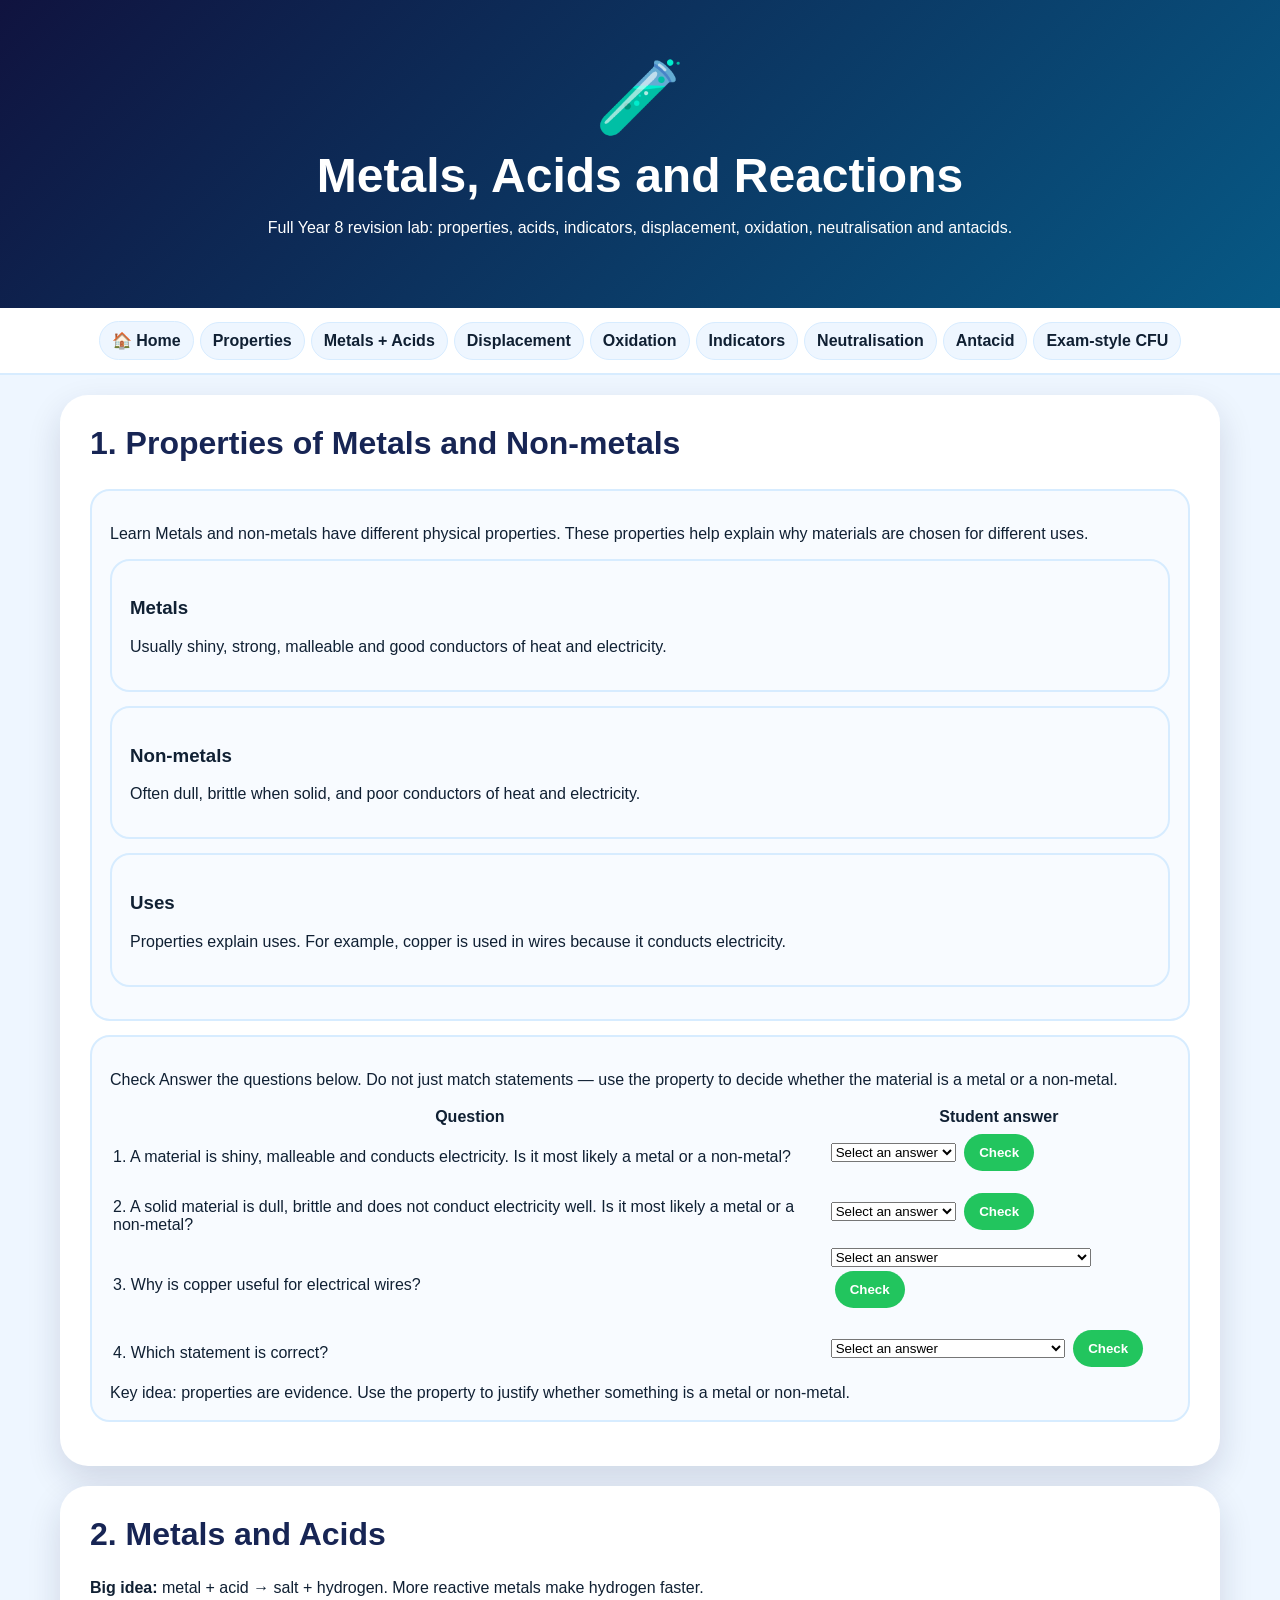
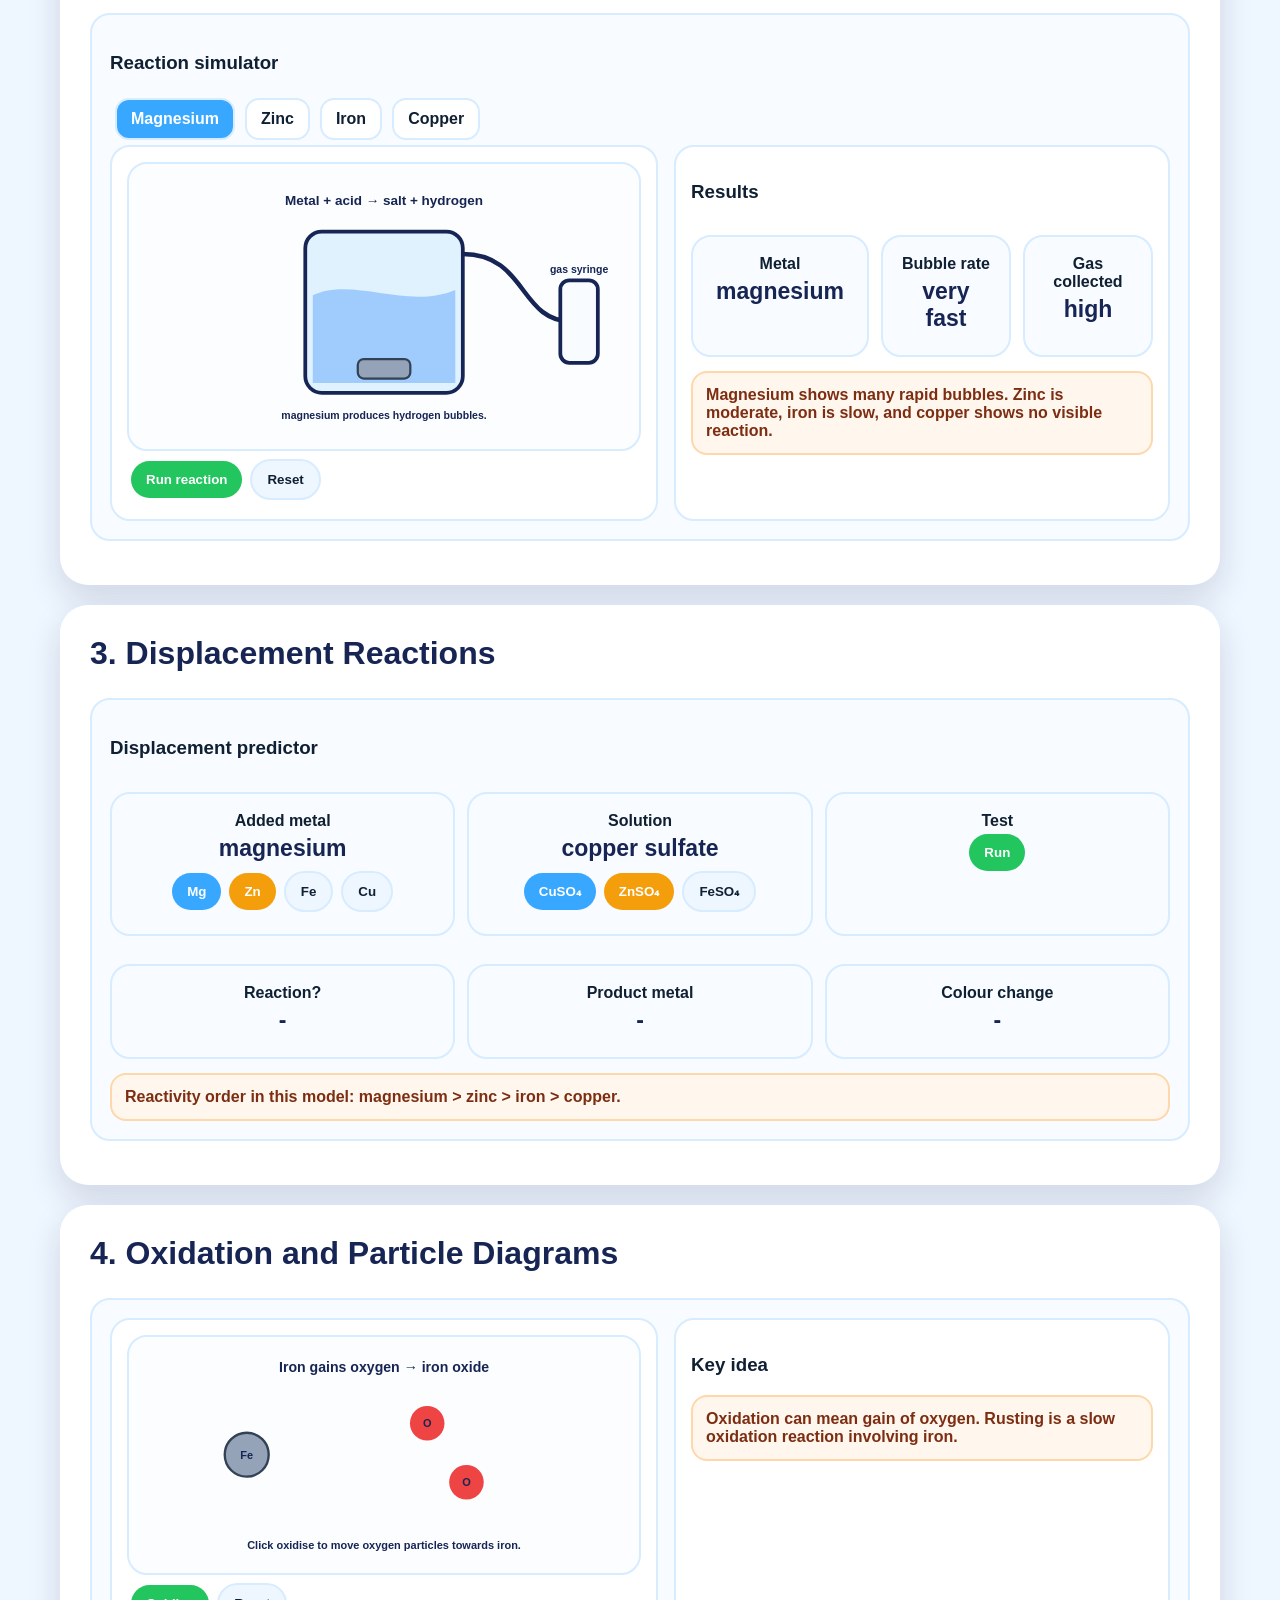
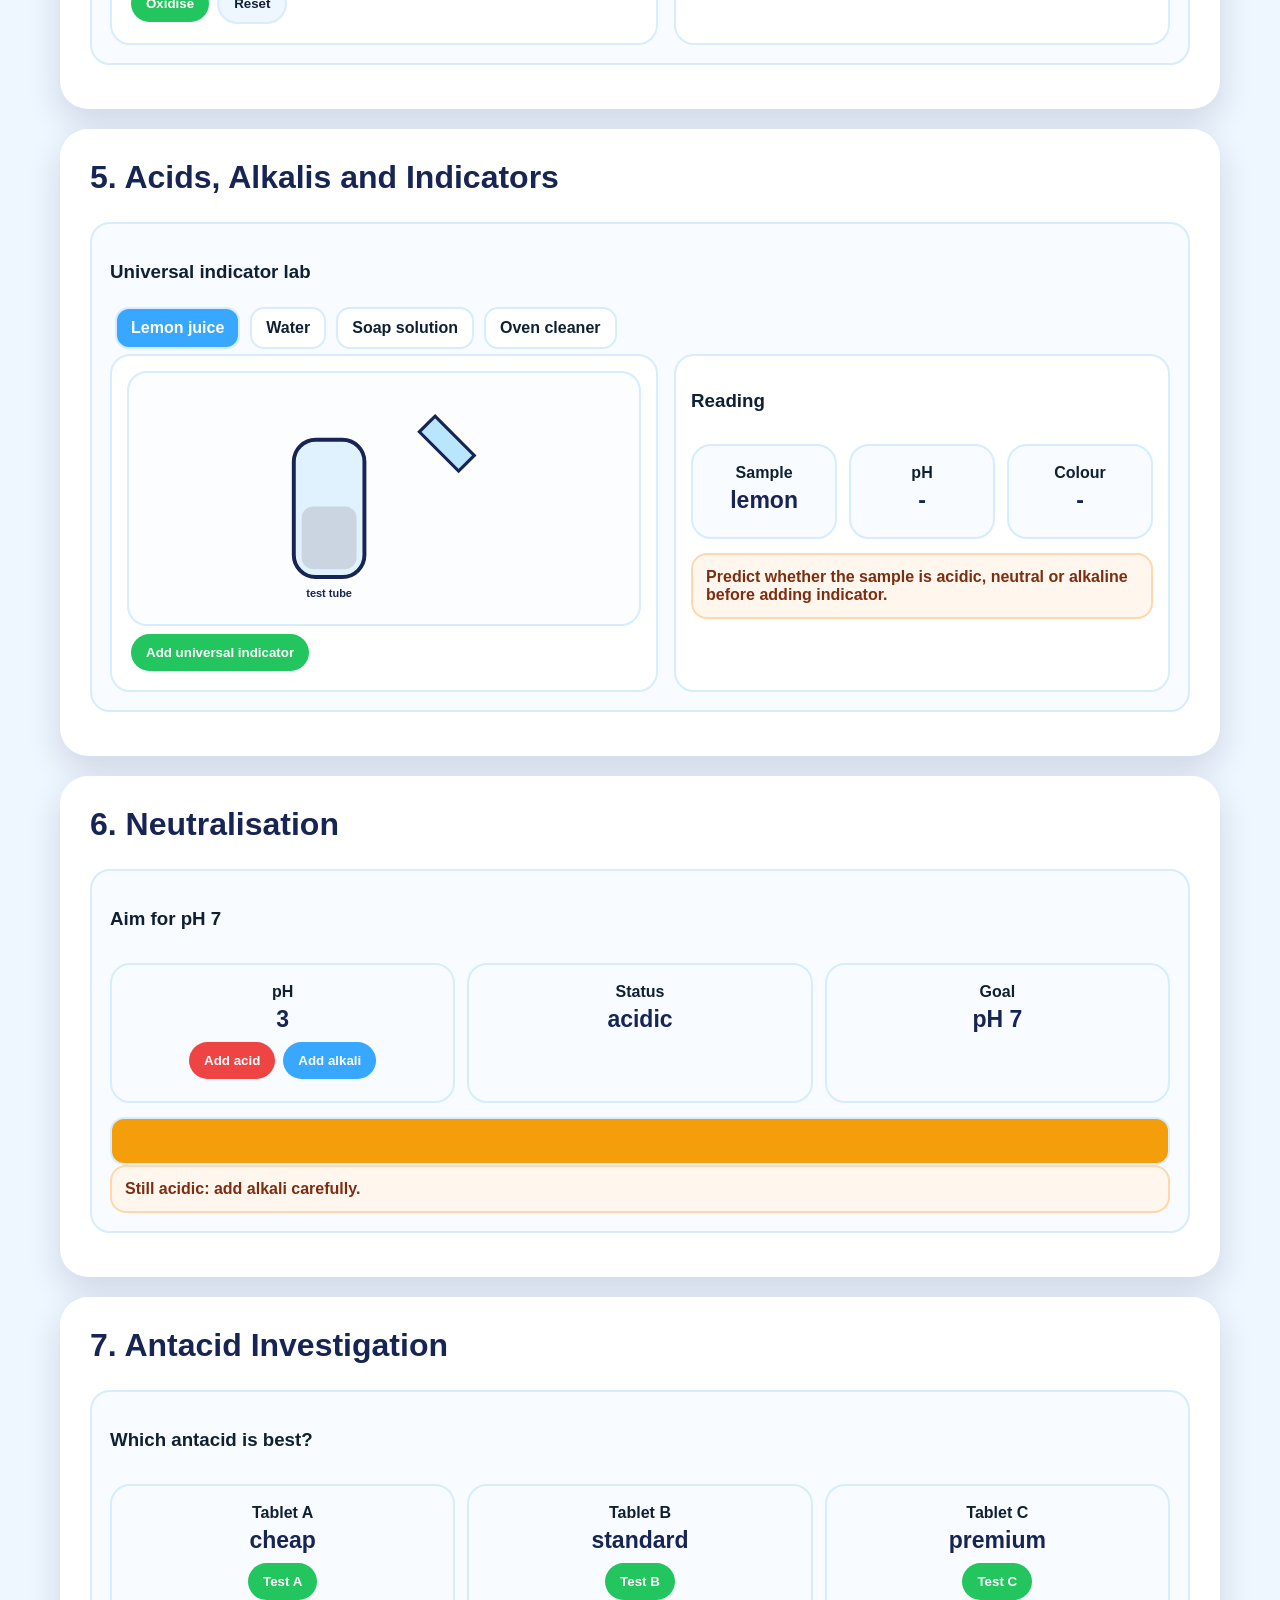
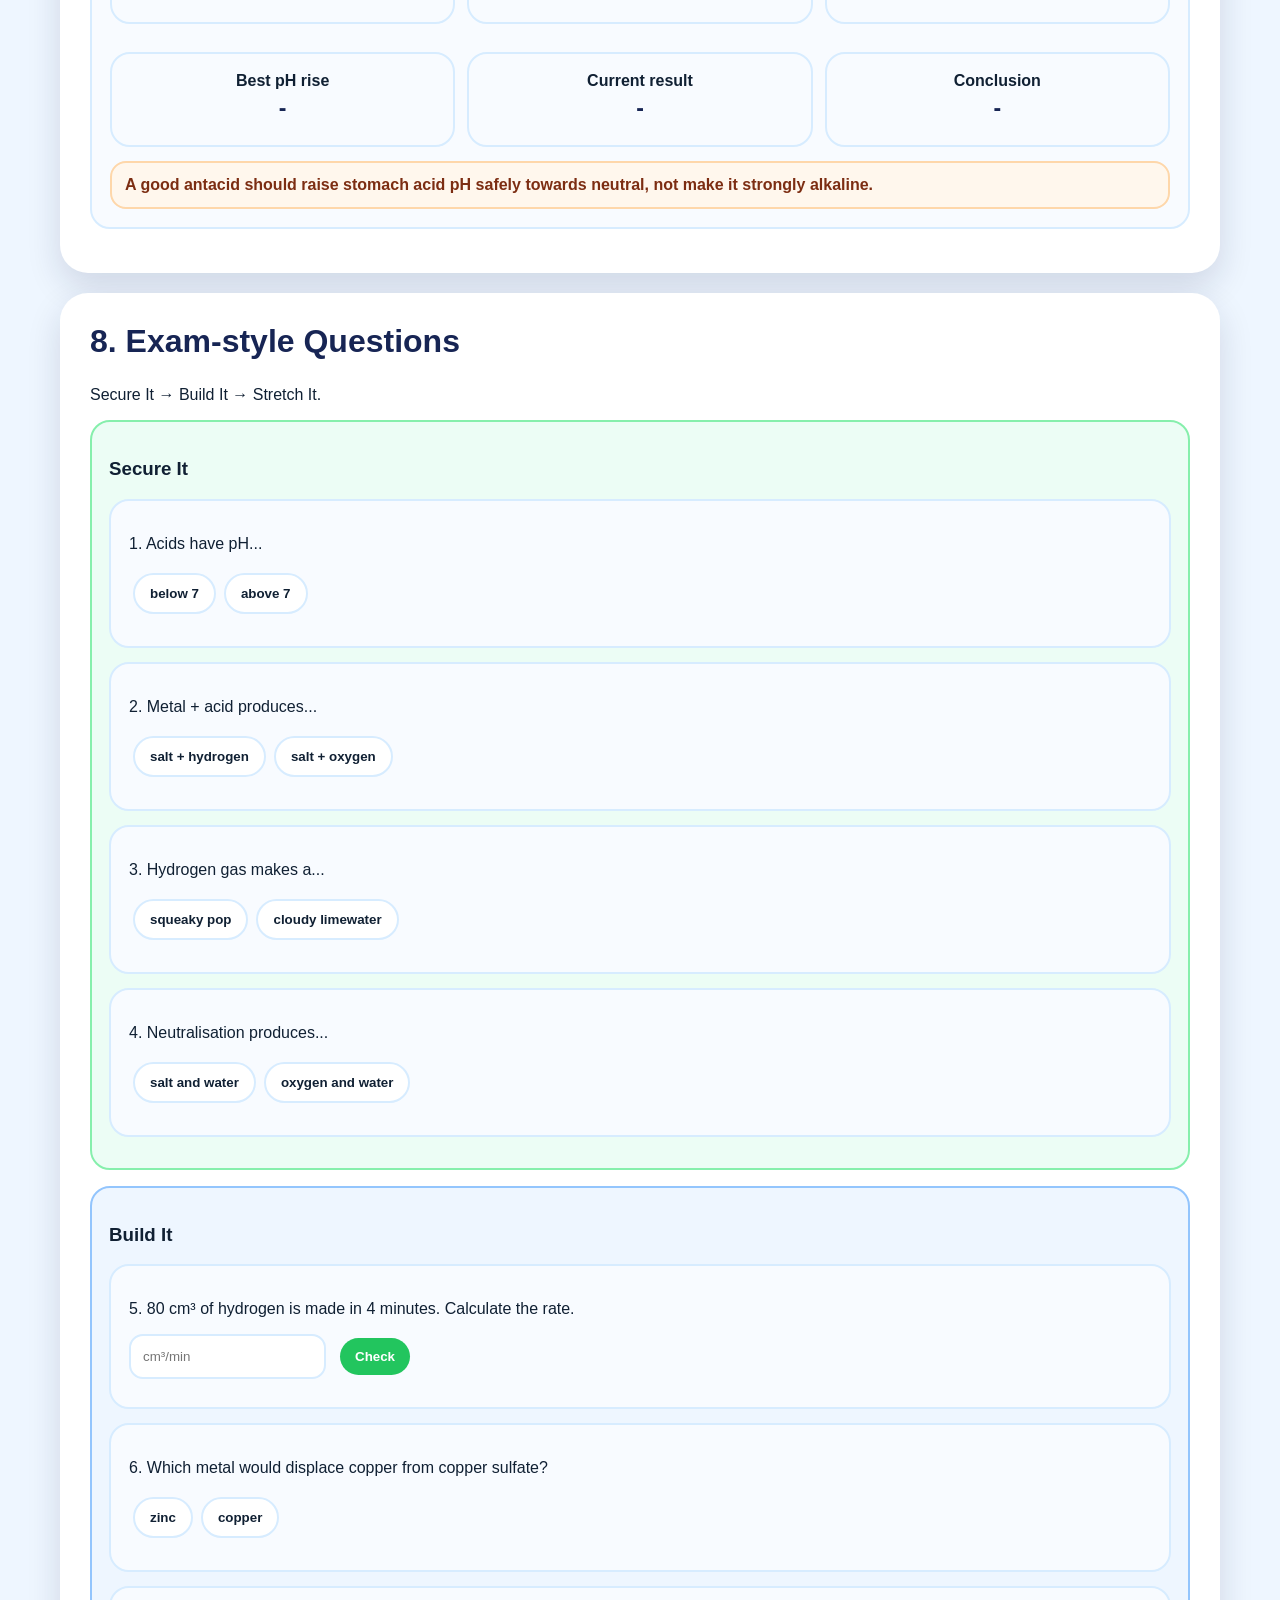
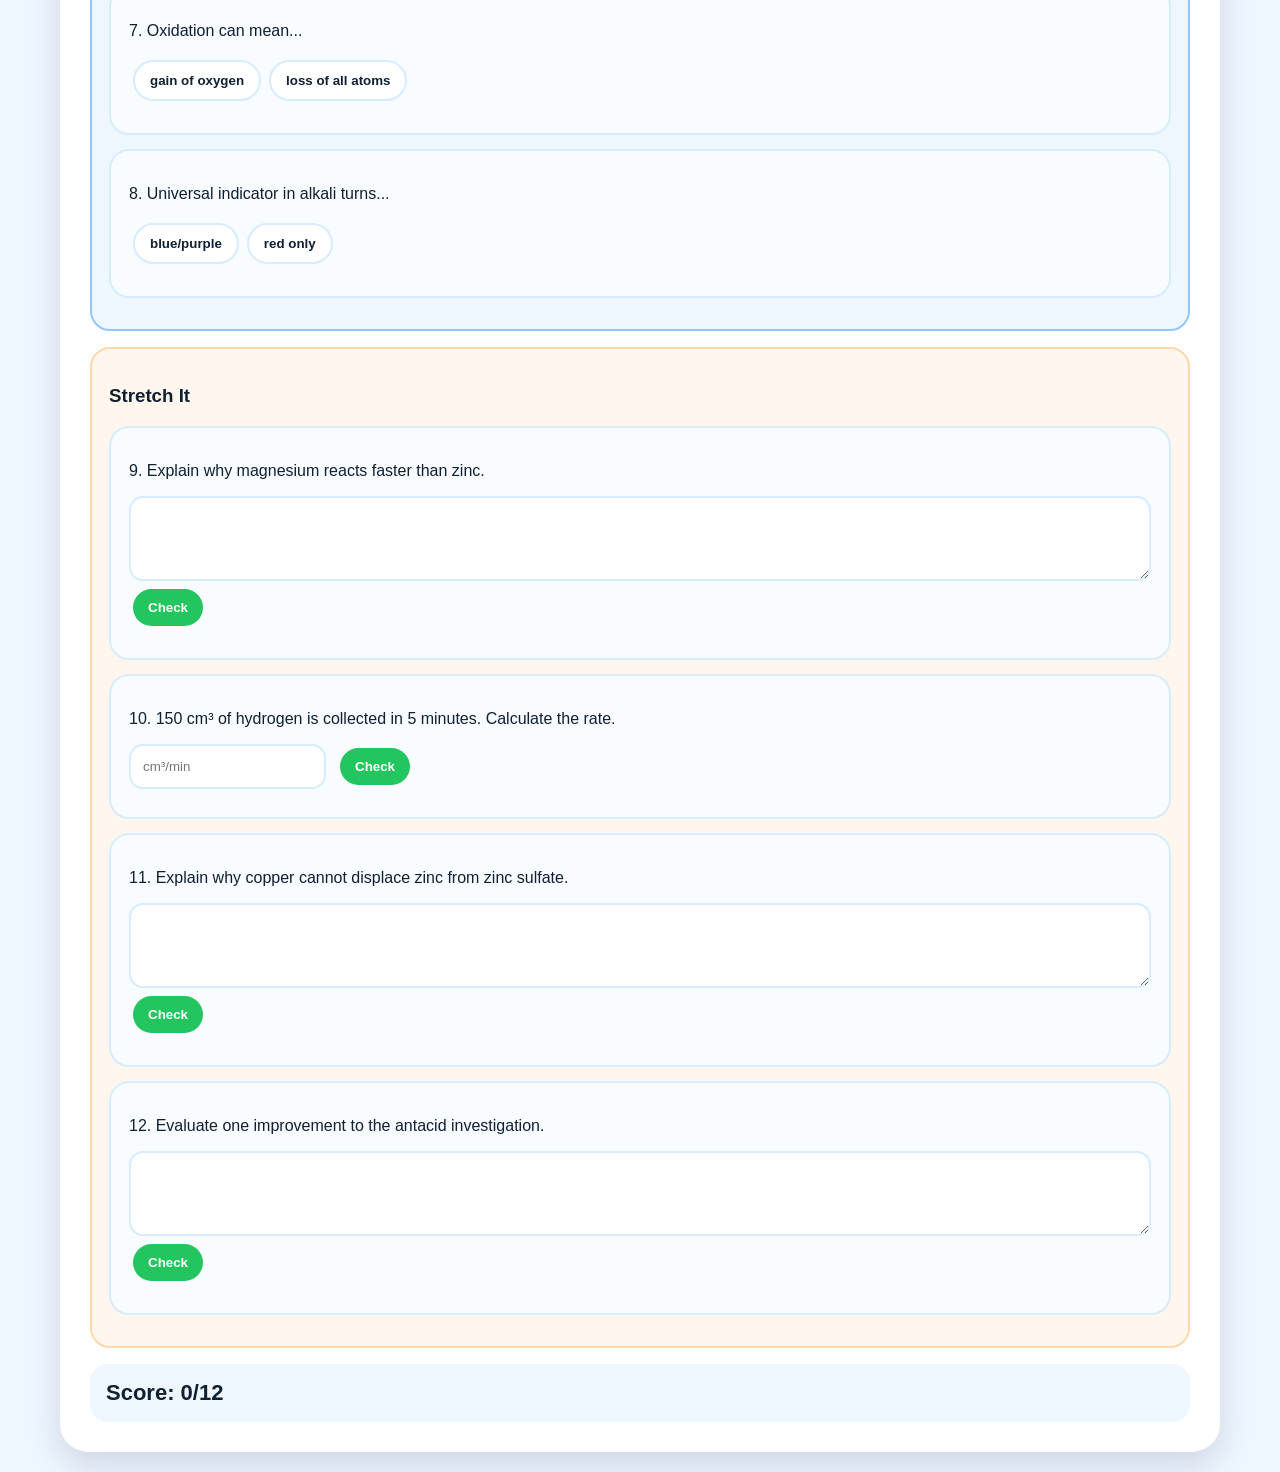
<file: metals-acids.html>
<!DOCTYPE html><html lang="en"><head><meta charset="UTF-8"><meta name="viewport" content="width=device-width,initial-scale=1.0"><title>Year 8 Metals and Acids Revision Lab</title><style>
*{box-sizing:border-box}body{margin:0;font-family:Arial,sans-serif;background:#eef6ff;color:#102033}.hero{background:linear-gradient(135deg,#10133f,#075985);color:white;text-align:center;padding:55px 20px}.hero h1{font-size:48px;margin:8px}.nav{position:sticky;top:0;background:white;border-bottom:2px solid #d7ecff;text-align:center;padding:10px;z-index:10}.nav a{display:inline-block;background:#eef6ff;border:1px solid #d7ecff;border-radius:999px;padding:9px 12px;margin:3px;text-decoration:none;color:#102033;font-weight:800}section{max-width:1160px;margin:20px auto;background:white;border-radius:28px;box-shadow:0 14px 34px rgba(20,30,70,.14);padding:30px}h2{font-size:32px;color:#172554;margin-top:0}.card-grid,.controls,.output,.choice-grid{display:grid;grid-template-columns:repeat(3,1fr);gap:12px}.choice-grid{grid-template-columns:repeat(2,1fr)}.card,.task,.quiz-card,.control,.output div{background:#f8fbff;border:2px solid #d7ecff;border-radius:20px;padding:18px;margin:14px 0}.control,.output div{text-align:center;font-weight:800}.control strong,.output strong{display:block;font-size:23px;color:#172554;margin:5px}button{border:0;border-radius:999px;padding:11px 15px;font-weight:900;margin:4px;cursor:pointer}.primary{background:#38a7ff;color:white}.green{background:#22c55e;color:white}.orange{background:#f59e0b;color:white}.red{background:#ef4444;color:white}.ghost{background:#eef6ff;color:#102033;border:2px solid #d7ecff}.choice{text-align:left;background:white;border:2px solid #d7ecff;color:#102033}.choice.correct{background:#dcfce7;border-color:#22c55e}.choice.wrong{background:#fff1f2;border-color:#ef4444}.feedback{font-weight:900;margin-top:10px}.ok{color:#15803d}.no{color:#dc2626}.diagram-row{display:grid;grid-template-columns:1.05fr .95fr;gap:16px}.svg-card{border:2px solid #d7ecff;border-radius:20px;padding:15px;background:white}svg{width:100%;max-width:700px;background:#fbfdff;border:2px solid #d7ecff;border-radius:20px}.text{font-size:18px;font-weight:900;fill:#172554}.smallText{font-size:14px;font-weight:900;fill:#172554}.info-box{background:#fff7ed;border:2px solid #fed7aa;border-radius:16px;padding:13px;font-weight:900;color:#7c2d12}.metal-chip,.sample-chip{display:inline-block;border:2px solid #d7ecff;background:white;border-radius:14px;padding:10px 14px;margin:5px;font-weight:900;cursor:pointer}.selected{background:#38a7ff!important;color:white}.bubble{fill:#38bdf8;opacity:0}.fast{animation:bub .65s infinite}.med{animation:bub 1.25s infinite}.slow{animation:bub 2.2s infinite}@keyframes bub{0%{opacity:0;transform:translateY(0)}45%{opacity:1}100%{opacity:0;transform:translateY(-70px)}}.phbox{height:48px;border-radius:14px;border:2px solid #d7ecff;background:#ef4444}.drop{fill:#38a7ff;opacity:0}.drop.on{animation:drop 1s 1}@keyframes drop{0%{opacity:0;transform:translateY(-25px)}60%{opacity:1}100%{opacity:0;transform:translateY(55px)}}.bond{stroke:#7c2d12;stroke-width:4;opacity:0}.bond.on{opacity:1}.particle{transition:.35s}textarea{width:100%;min-height:85px;border:2px solid #d7ecff;border-radius:14px;padding:12px;font-size:16px}.calc-input{display:flex;gap:10px;flex-wrap:wrap}.calc-input input{padding:12px;border:2px solid #d7ecff;border-radius:14px}.quiz-band{padding:17px;border-radius:20px;margin:16px 0}.secure{background:#ecfdf5;border:2px solid #86efac}.build{background:#eef6ff;border:2px solid #93c5fd}.stretch{background:#fff7ed;border:2px solid #fed7aa}.quiz-score{font-size:22px;font-weight:900;padding:16px;background:#eef6ff;border-radius:18px}@media(max-width:850px){.card-grid,.controls,.output,.choice-grid,.diagram-row{grid-template-columns:1fr}.nav{position:static}.hero h1{font-size:36px}}
</style></head><body>
<header class="hero"><div style="font-size:72px">🧪</div><h1>Metals, Acids and Reactions</h1><p>Full Year 8 revision lab: properties, acids, indicators, displacement, oxidation, neutralisation and antacids.</p></header>
<nav class="nav"><a href="index.html">🏠 Home</a><a href="#properties">Properties</a><a href="#metals-acids">Metals + Acids</a><a href="#displacement">Displacement</a><a href="#oxidation">Oxidation</a><a href="#indicators">Indicators</a><a href="#neutralisation">Neutralisation</a><a href="#antacid">Antacid</a><a href="#quiz">Exam-style CFU</a></nav>
<section id="properties">
<h2>1. Properties of Metals and Non-metals</h2>

<div class="task">
<p><span class="step">Learn</span> Metals and non-metals have different physical properties. These properties help explain why materials are chosen for different uses.</p>

<div class="three">
<div class="card">
<h3>Metals</h3>
<p>Usually shiny, strong, malleable and good conductors of heat and electricity.</p>
</div>
<div class="card">
<h3>Non-metals</h3>
<p>Often dull, brittle when solid, and poor conductors of heat and electricity.</p>
</div>
<div class="card">
<h3>Uses</h3>
<p>Properties explain uses. For example, copper is used in wires because it conducts electricity.</p>
</div>
</div>
</div>

<div class="task">
<p><span class="step">Check</span> Answer the questions below. Do not just match statements — use the property to decide whether the material is a metal or a non-metal.</p>

<table>
<tr><th>Question</th><th>Student answer</th></tr>

<tr>
<td>1. A material is shiny, malleable and conducts electricity. Is it most likely a metal or a non-metal?</td>
<td>
<select id="propQ1">
<option value="">Select an answer</option>
<option value="metal">metal</option>
<option value="non-metal">non-metal</option>
</select>
<button class="green" onclick="checkDropdown('propQ1','metal','propF1','Correct: these are typical metal properties.','Model answer: It is most likely a metal because metals are usually shiny, malleable and good electrical conductors.')">Check</button>
<div id="propF1" class="feedback"></div>
</td>
</tr>

<tr>
<td>2. A solid material is dull, brittle and does not conduct electricity well. Is it most likely a metal or a non-metal?</td>
<td>
<select id="propQ2">
<option value="">Select an answer</option>
<option value="metal">metal</option>
<option value="non-metal">non-metal</option>
</select>
<button class="green" onclick="checkDropdown('propQ2','non-metal','propF2','Correct: these are typical non-metal properties.','Model answer: It is most likely a non-metal because non-metals are often dull, brittle when solid and poor conductors.')">Check</button>
<div id="propF2" class="feedback"></div>
</td>
</tr>

<tr>
<td>3. Why is copper useful for electrical wires?</td>
<td>
<select id="propQ3">
<option value="">Select an answer</option>
<option value="conducts">because it is a good electrical conductor</option>
<option value="brittle">because it is brittle</option>
<option value="dull">because it is dull</option>
</select>
<button class="green" onclick="checkDropdown('propQ3','conducts','propF3','Correct: copper is used because it conducts electricity well.','Model answer: Copper is useful for electrical wires because it is a good electrical conductor.')">Check</button>
<div id="propF3" class="feedback"></div>
</td>
</tr>

<tr>
<td>4. Which statement is correct?</td>
<td>
<select id="propQ4">
<option value="">Select an answer</option>
<option value="metals-conduct">Most metals conduct electricity well.</option>
<option value="copper-poor">Copper is a poor conductor.</option>
<option value="brittle-metal">Brittle is usually a metal property.</option>
</select>
<button class="green" onclick="checkDropdown('propQ4','metals-conduct','propF4','Correct: most metals conduct electricity well.','Model answer: Most metals conduct electricity well. Copper is a good conductor, which is why it is used in wiring.')">Check</button>
<div id="propF4" class="feedback"></div>
</td>
</tr>
</table>

<div class="success">Key idea: properties are evidence. Use the property to justify whether something is a metal or non-metal.</div>
</div>
</section>
<section id="metals-acids"><h2>2. Metals and Acids</h2><p><b>Big idea:</b> metal + acid → salt + hydrogen. More reactive metals make hydrogen faster.</p><div class="task"><h3>Reaction simulator</h3><div><span class="metal-chip" id="chip-magnesium" onclick="chooseMetal('magnesium')">Magnesium</span><span class="metal-chip" id="chip-zinc" onclick="chooseMetal('zinc')">Zinc</span><span class="metal-chip" id="chip-iron" onclick="chooseMetal('iron')">Iron</span><span class="metal-chip" id="chip-copper" onclick="chooseMetal('copper')">Copper</span></div><div class="diagram-row"><div class="svg-card"><svg viewBox="0 0 680 380"><rect x="235" y="90" width="210" height="215" rx="22" fill="#e0f2fe" stroke="#172554" stroke-width="5"/><path d="M245 175 C300 150 370 195 435 168 V292 H245 Z" fill="#93c5fd" opacity=".82"/><rect x="305" y="260" width="70" height="26" rx="8" fill="#94a3b8" stroke="#334155" stroke-width="3"/><path d="M445 120 C530 120 520 210 590 210" fill="none" stroke="#172554" stroke-width="6"/><rect x="575" y="155" width="50" height="110" rx="12" fill="#f8fbff" stroke="#172554" stroke-width="5"/><rect id="gasFill" x="580" y="250" width="40" height="0" fill="#bae6fd"/><text x="600" y="145" text-anchor="middle" class="smallText">gas syringe</text><g><circle id="b1" class="bubble" cx="275" cy="250" r="7"/><circle id="b2" class="bubble" cx="305" cy="235" r="8"/><circle id="b3" class="bubble" cx="335" cy="245" r="7"/><circle id="b4" class="bubble" cx="365" cy="230" r="8"/><circle id="b5" class="bubble" cx="395" cy="245" r="7"/><circle id="b6" class="bubble" cx="315" cy="260" r="6"/><circle id="b7" class="bubble" cx="350" cy="260" r="6"/></g><text x="340" y="55" text-anchor="middle" class="text">Metal + acid → salt + hydrogen</text><text x="340" y="340" text-anchor="middle" class="smallText" id="reactionLabel">Choose a metal, then run the reaction.</text></svg><button class="green" onclick="runReaction()">Run reaction</button><button class="ghost" onclick="resetReaction()">Reset</button></div><div class="svg-card"><h3>Results</h3><div class="output"><div>Metal<strong id="metalOut">-</strong></div><div>Bubble rate<strong id="rateOut">-</strong></div><div>Gas collected<strong id="hydrogenOut">-</strong></div></div><div class="info-box" id="reactionMsg">Magnesium shows many rapid bubbles. Zinc is moderate, iron is slow, and copper shows no visible reaction.</div></div></div></div></section>
<section id="displacement"><h2>3. Displacement Reactions</h2><div class="task"><h3>Displacement predictor</h3><div class="controls"><div class="control">Added metal<strong id="addedMetalText">magnesium</strong><button class="primary" onclick="addedMetal='magnesium';updateDisplacement()">Mg</button><button class="orange" onclick="addedMetal='zinc';updateDisplacement()">Zn</button><button class="ghost" onclick="addedMetal='iron';updateDisplacement()">Fe</button><button class="ghost" onclick="addedMetal='copper';updateDisplacement()">Cu</button></div><div class="control">Solution<strong id="solutionText">copper sulfate</strong><button class="primary" onclick="solutionMetal='copper';updateDisplacement()">CuSO₄</button><button class="orange" onclick="solutionMetal='zinc';updateDisplacement()">ZnSO₄</button><button class="ghost" onclick="solutionMetal='iron';updateDisplacement()">FeSO₄</button></div><div class="control">Test<br><button class="green" onclick="runDisplacement()">Run</button></div></div><div class="output"><div>Reaction?<strong id="dispReact">-</strong></div><div>Product metal<strong id="dispProduct">-</strong></div><div>Colour change<strong id="dispColour">-</strong></div></div><div class="info-box" id="dispMsg">Reactivity order in this model: magnesium > zinc > iron > copper.</div></div></section>
<section id="oxidation"><h2>4. Oxidation and Particle Diagrams</h2><div class="task"><div class="diagram-row"><div class="svg-card"><svg viewBox="0 0 650 300"><circle class="particle" cx="150" cy="150" r="28" fill="#94a3b8" stroke="#334155" stroke-width="3"/><text x="150" y="155" text-anchor="middle" class="smallText">Fe</text><circle class="particle" id="o1" cx="380" cy="110" r="22" fill="#ef4444"/><text x="380" y="115" text-anchor="middle" class="smallText">O</text><circle class="particle" id="o2" cx="430" cy="185" r="22" fill="#ef4444"/><text x="430" y="190" text-anchor="middle" class="smallText">O</text><line id="bond1" class="bond" x1="178" y1="150" x2="360" y2="115"/><line id="bond2" class="bond" x1="178" y1="150" x2="410" y2="180"/><text x="325" y="45" text-anchor="middle" class="text">Iron gains oxygen → iron oxide</text><text x="325" y="270" text-anchor="middle" class="smallText" id="oxidationLabel">Click oxidise to move oxygen particles towards iron.</text></svg><button class="green" onclick="runOxidation()">Oxidise</button><button class="ghost" onclick="resetOxidation()">Reset</button></div><div class="svg-card"><h3>Key idea</h3><div class="info-box">Oxidation can mean gain of oxygen. Rusting is a slow oxidation reaction involving iron.</div></div></div></div></section>
<section id="indicators"><h2>5. Acids, Alkalis and Indicators</h2><div class="task"><h3>Universal indicator lab</h3><div><span class="sample-chip" id="sample-lemon" onclick="chooseSample('lemon')">Lemon juice</span><span class="sample-chip" id="sample-water" onclick="chooseSample('water')">Water</span><span class="sample-chip" id="sample-soap" onclick="chooseSample('soap')">Soap solution</span><span class="sample-chip" id="sample-oven" onclick="chooseSample('oven')">Oven cleaner</span></div><div class="diagram-row"><div class="svg-card"><svg viewBox="0 0 650 320"><rect x="210" y="85" width="90" height="175" rx="28" fill="#e0f2fe" stroke="#172554" stroke-width="5"/><rect id="indicatorLiquid" x="220" y="170" width="70" height="80" rx="15" fill="#cbd5e1"/><path d="M390 55 L440 105 L420 125 L370 75 Z" fill="#bae6fd" stroke="#172554" stroke-width="4"/><circle id="drop1" class="drop" cx="335" cy="135" r="8"/><circle id="drop2" class="drop" cx="345" cy="165" r="7"/><text x="255" y="285" text-anchor="middle" class="smallText">test tube</text></svg><button class="green" onclick="addIndicator()">Add universal indicator</button></div><div class="svg-card"><h3>Reading</h3><div class="output"><div>Sample<strong id="sampleOut">-</strong></div><div>pH<strong id="samplePH">-</strong></div><div>Colour<strong id="sampleColour">-</strong></div></div><div class="info-box" id="indicatorMsg">Predict whether the sample is acidic, neutral or alkaline before adding indicator.</div></div></div></div></section>
<section id="neutralisation"><h2>6. Neutralisation</h2><div class="task"><h3>Aim for pH 7</h3><div class="controls"><div class="control">pH<strong id="neutralPH">3</strong><button class="red" onclick="changePH(-1)">Add acid</button><button class="primary" onclick="changePH(1)">Add alkali</button></div><div class="control">Status<strong id="neutralStatus">acidic</strong></div><div class="control">Goal<strong>pH 7</strong></div></div><div class="phbox" id="neutralBox"></div><div class="info-box" id="neutralMsg">Neutralisation is acid + alkali → salt + water.</div></div></section>
<section id="antacid"><h2>7. Antacid Investigation</h2><div class="task"><h3>Which antacid is best?</h3><div class="controls"><div class="control">Tablet A<strong>cheap</strong><button class="green" onclick="testAntacid('A')">Test A</button></div><div class="control">Tablet B<strong>standard</strong><button class="green" onclick="testAntacid('B')">Test B</button></div><div class="control">Tablet C<strong>premium</strong><button class="green" onclick="testAntacid('C')">Test C</button></div></div><div class="output"><div>Best pH rise<strong id="bestAntacid">-</strong></div><div>Current result<strong id="antacidResult">-</strong></div><div>Conclusion<strong id="antacidConclusion">-</strong></div></div><div class="info-box">A good antacid should raise stomach acid pH safely towards neutral, not make it strongly alkaline.</div></div></section>
<section id="quiz"><h2>8. Exam-style Questions</h2><p>Secure It → Build It → Stretch It.</p><div class="quiz-band secure"><h3>Secure It</h3><div class="quiz-card"><p>1. Acids have pH...</p><button class="choice" onclick="quiz(this,true,'q1')">below 7</button><button class="choice" onclick="quiz(this,false,'q1')">above 7</button><div id="q1" class="feedback"></div></div><div class="quiz-card"><p>2. Metal + acid produces...</p><button class="choice" onclick="quiz(this,true,'q2')">salt + hydrogen</button><button class="choice" onclick="quiz(this,false,'q2')">salt + oxygen</button><div id="q2" class="feedback"></div></div><div class="quiz-card"><p>3. Hydrogen gas makes a...</p><button class="choice" onclick="quiz(this,true,'q3')">squeaky pop</button><button class="choice" onclick="quiz(this,false,'q3')">cloudy limewater</button><div id="q3" class="feedback"></div></div><div class="quiz-card"><p>4. Neutralisation produces...</p><button class="choice" onclick="quiz(this,true,'q4')">salt and water</button><button class="choice" onclick="quiz(this,false,'q4')">oxygen and water</button><div id="q4" class="feedback"></div></div></div><div class="quiz-band build"><h3>Build It</h3><div class="quiz-card"><p>5. 80 cm³ of hydrogen is made in 4 minutes. Calculate the rate.</p><div class="calc-input"><input id="calc5" placeholder="cm³/min"><button class="green" onclick="checkCalc('calc5',20,'q5','Correct: 80 ÷ 4 = 20 cm³/min.')">Check</button></div><div id="q5" class="feedback"></div></div><div class="quiz-card"><p>6. Which metal would displace copper from copper sulfate?</p><button class="choice" onclick="quiz(this,true,'q6')">zinc</button><button class="choice" onclick="quiz(this,false,'q6')">copper</button><div id="q6" class="feedback"></div></div><div class="quiz-card"><p>7. Oxidation can mean...</p><button class="choice" onclick="quiz(this,true,'q7')">gain of oxygen</button><button class="choice" onclick="quiz(this,false,'q7')">loss of all atoms</button><div id="q7" class="feedback"></div></div><div class="quiz-card"><p>8. Universal indicator in alkali turns...</p><button class="choice" onclick="quiz(this,true,'q8')">blue/purple</button><button class="choice" onclick="quiz(this,false,'q8')">red only</button><div id="q8" class="feedback"></div></div></div><div class="quiz-band stretch"><h3>Stretch It</h3><div class="quiz-card"><p>9. Explain why magnesium reacts faster than zinc.</p><textarea id="stretch9"></textarea><button class="green" onclick="checkText('stretch9','q9',['reactive','hydrogen'],'Good: magnesium is more reactive so hydrogen is produced faster.')">Check</button><div id="q9" class="feedback"></div></div><div class="quiz-card"><p>10. 150 cm³ of hydrogen is collected in 5 minutes. Calculate the rate.</p><div class="calc-input"><input id="calc10" placeholder="cm³/min"><button class="green" onclick="checkCalc('calc10',30,'q10','Correct: 150 ÷ 5 = 30 cm³/min.')">Check</button></div><div id="q10" class="feedback"></div></div><div class="quiz-card"><p>11. Explain why copper cannot displace zinc from zinc sulfate.</p><textarea id="stretch11"></textarea><button class="green" onclick="checkText('stretch11','q11',['less reactive','zinc'],'Good: copper is less reactive than zinc, so it cannot displace zinc.')">Check</button><div id="q11" class="feedback"></div></div><div class="quiz-card"><p>12. Evaluate one improvement to the antacid investigation.</p><textarea id="stretch12"></textarea><button class="green" onclick="checkText('stretch12','q12',['repeat','control'],'Good: repeats and control variables improve reliability and validity.')">Check</button><div id="q12" class="feedback"></div></div></div><div class="quiz-score">Score: <span id="quizScore">0</span>/12</div></section>
<script>

function checkDropdown(selectId,correct,feedbackId,correctMsg,modelMsg){
let ans=document.getElementById(selectId).value;
let f=document.getElementById(feedbackId);
if(!ans){
  f.textContent='Select an answer first.';
  f.className='feedback no';
  return;
}
let ok=ans===correct;
f.textContent=ok?correctMsg:modelMsg;
f.className='feedback '+(ok?'ok':'no');
}

let selectedMetal='magnesium',addedMetal='magnesium',solutionMetal='copper',sample='lemon',neutral=3,quizScore=0,answered={},best=0;function el(id){return document.getElementById(id)}function checkChoice(btn,correct,fid,msg){let p=btn.closest('.task')||btn.closest('.quiz-card');p.querySelectorAll('.choice').forEach(b=>b.classList.remove('correct','wrong'));btn.classList.add(correct?'correct':'wrong');el(fid).textContent=msg;el(fid).className='feedback '+(correct?'ok':'no')}function chooseMetal(m){selectedMetal=m;['magnesium','zinc','iron','copper'].forEach(x=>el('chip-'+x).classList.remove('selected'));el('chip-'+m).classList.add('selected');let rates={magnesium:'very fast',zinc:'medium',iron:'slow',copper:'none'};el('metalOut').textContent=m;el('rateOut').textContent=rates[m];el('hydrogenOut').textContent=m==='copper'?'0 cm³':m==='magnesium'?'high':m==='zinc'?'medium':'low';el('reactionLabel').textContent=m==='copper'?'Copper: no visible reaction.':m+' produces hydrogen bubbles.'}function runReaction(){chooseMetal(selectedMetal);let cls={magnesium:'fast',zinc:'med',iron:'slow',copper:''}[selectedMetal];['b1','b2','b3','b4','b5','b6','b7'].forEach((id,i)=>{let show=selectedMetal==='magnesium'||(selectedMetal==='zinc'&&i<4)||(selectedMetal==='iron'&&i<2);el(id).setAttribute('class',show?'bubble '+cls:'bubble')});let h={magnesium:95,zinc:55,iron:25,copper:0}[selectedMetal];el('gasFill').setAttribute('y',250-h);el('gasFill').setAttribute('height',h);setTimeout(()=>['b1','b2','b3','b4','b5','b6','b7'].forEach(id=>el(id).setAttribute('class','bubble')),3000)}function resetReaction(){chooseMetal('magnesium');el('gasFill').setAttribute('height',0);el('gasFill').setAttribute('y',250)}function reactivityRank(m){return {magnesium:4,zinc:3,iron:2,copper:1}[m]}function updateDisplacement(){el('addedMetalText').textContent=addedMetal;el('solutionText').textContent=solutionMetal+' sulfate';el('dispReact').textContent='-';el('dispProduct').textContent='-';el('dispColour').textContent='-'}function runDisplacement(){let happens=reactivityRank(addedMetal)>reactivityRank(solutionMetal);el('dispReact').textContent=happens?'yes':'no';el('dispProduct').textContent=happens?solutionMetal:'none';el('dispColour').textContent=happens?'colour fades/changes':'no clear change';el('dispMsg').textContent=happens?'Displacement happens because the added metal is more reactive.':'No displacement: the added metal is not reactive enough.'}function runOxidation(){el('o1').setAttribute('cx',210);el('o1').setAttribute('cy',125);el('o2').setAttribute('cx',215);el('o2').setAttribute('cy',180);el('bond1').setAttribute('class','bond on');el('bond2').setAttribute('class','bond on');el('oxidationLabel').textContent='Oxygen particles have joined with iron: oxidation.'}function resetOxidation(){el('o1').setAttribute('cx',380);el('o1').setAttribute('cy',110);el('o2').setAttribute('cx',430);el('o2').setAttribute('cy',185);el('bond1').setAttribute('class','bond');el('bond2').setAttribute('class','bond');el('oxidationLabel').textContent='Click oxidise to move oxygen particles towards iron.'}function chooseSample(s){sample=s;['lemon','water','soap','oven'].forEach(x=>el('sample-'+x).classList.remove('selected'));el('sample-'+s).classList.add('selected');el('sampleOut').textContent=s}function addIndicator(){let data={lemon:[2,'red','#ef4444'],water:[7,'green','#22c55e'],soap:[9,'blue','#38a7ff'],oven:[13,'purple','#8b5cf6']}[sample];el('samplePH').textContent=data[0];el('sampleColour').textContent=data[1];el('indicatorLiquid').setAttribute('fill',data[2]);el('indicatorMsg').textContent='Universal indicator shows '+sample+' is '+(data[0]<7?'acidic':data[0]===7?'neutral':'alkaline')+'.';el('drop1').setAttribute('class','drop on');el('drop2').setAttribute('class','drop on');setTimeout(()=>{el('drop1').setAttribute('class','drop');el('drop2').setAttribute('class','drop')},1100)}function colourPH(v){return v<3?'#ef4444':v<7?'#f59e0b':v===7?'#22c55e':v<11?'#38a7ff':'#8b5cf6'}function changePH(d){neutral=Math.max(0,Math.min(14,neutral+d));el('neutralPH').textContent=neutral;el('neutralStatus').textContent=neutral<7?'acidic':neutral===7?'neutral':'alkaline';el('neutralBox').style.background=colourPH(neutral);el('neutralMsg').textContent=neutral===7?'You reached neutral pH 7: acid + alkali → salt + water.':neutral<7?'Still acidic: add alkali carefully.':'Too alkaline: you overshot neutral.'}function testAntacid(t){let rise={A:2,B:3,C:4}[t];let finalPH=2+rise;el('antacidResult').textContent='Tablet '+t+': pH '+finalPH;if(finalPH>best){best=finalPH;el('bestAntacid').textContent='Tablet '+t}el('antacidConclusion').textContent=finalPH>=6?'strong effect':'some effect'}function scoreOnce(fid,correct){if(answered[fid])return;answered[fid]=true;if(correct){quizScore++;el('quizScore').textContent=quizScore}}function quiz(btn,correct,fid){if(answered[fid])return;answered[fid]=true;btn.classList.add(correct?'correct':'wrong');el(fid).textContent=correct?'Correct.':'Not quite.';el(fid).className='feedback '+(correct?'ok':'no');if(correct)quizScore++;el('quizScore').textContent=quizScore}function checkCalc(inputId,answer,feedbackId,msg){if(answered[feedbackId])return;let val=Number(el(inputId).value);let correct=Math.abs(val-answer)<0.05;el(feedbackId).textContent=correct?msg:'Not quite. Check your calculation.';el(feedbackId).className='feedback '+(correct?'ok':'no');scoreOnce(feedbackId,correct)}function checkText(inputId,feedbackId,words,msg){if(answered[feedbackId])return;let t=el(inputId).value.toLowerCase();let correct=words.every(w=>t.includes(w));el(feedbackId).textContent=correct?msg:'Add more key science words to improve your answer.';el(feedbackId).className='feedback '+(correct?'ok':'no');scoreOnce(feedbackId,correct)}window.onload=function(){chooseMetal('magnesium');updateDisplacement();chooseSample('lemon');changePH(0)}
</script></body></html>
</file>
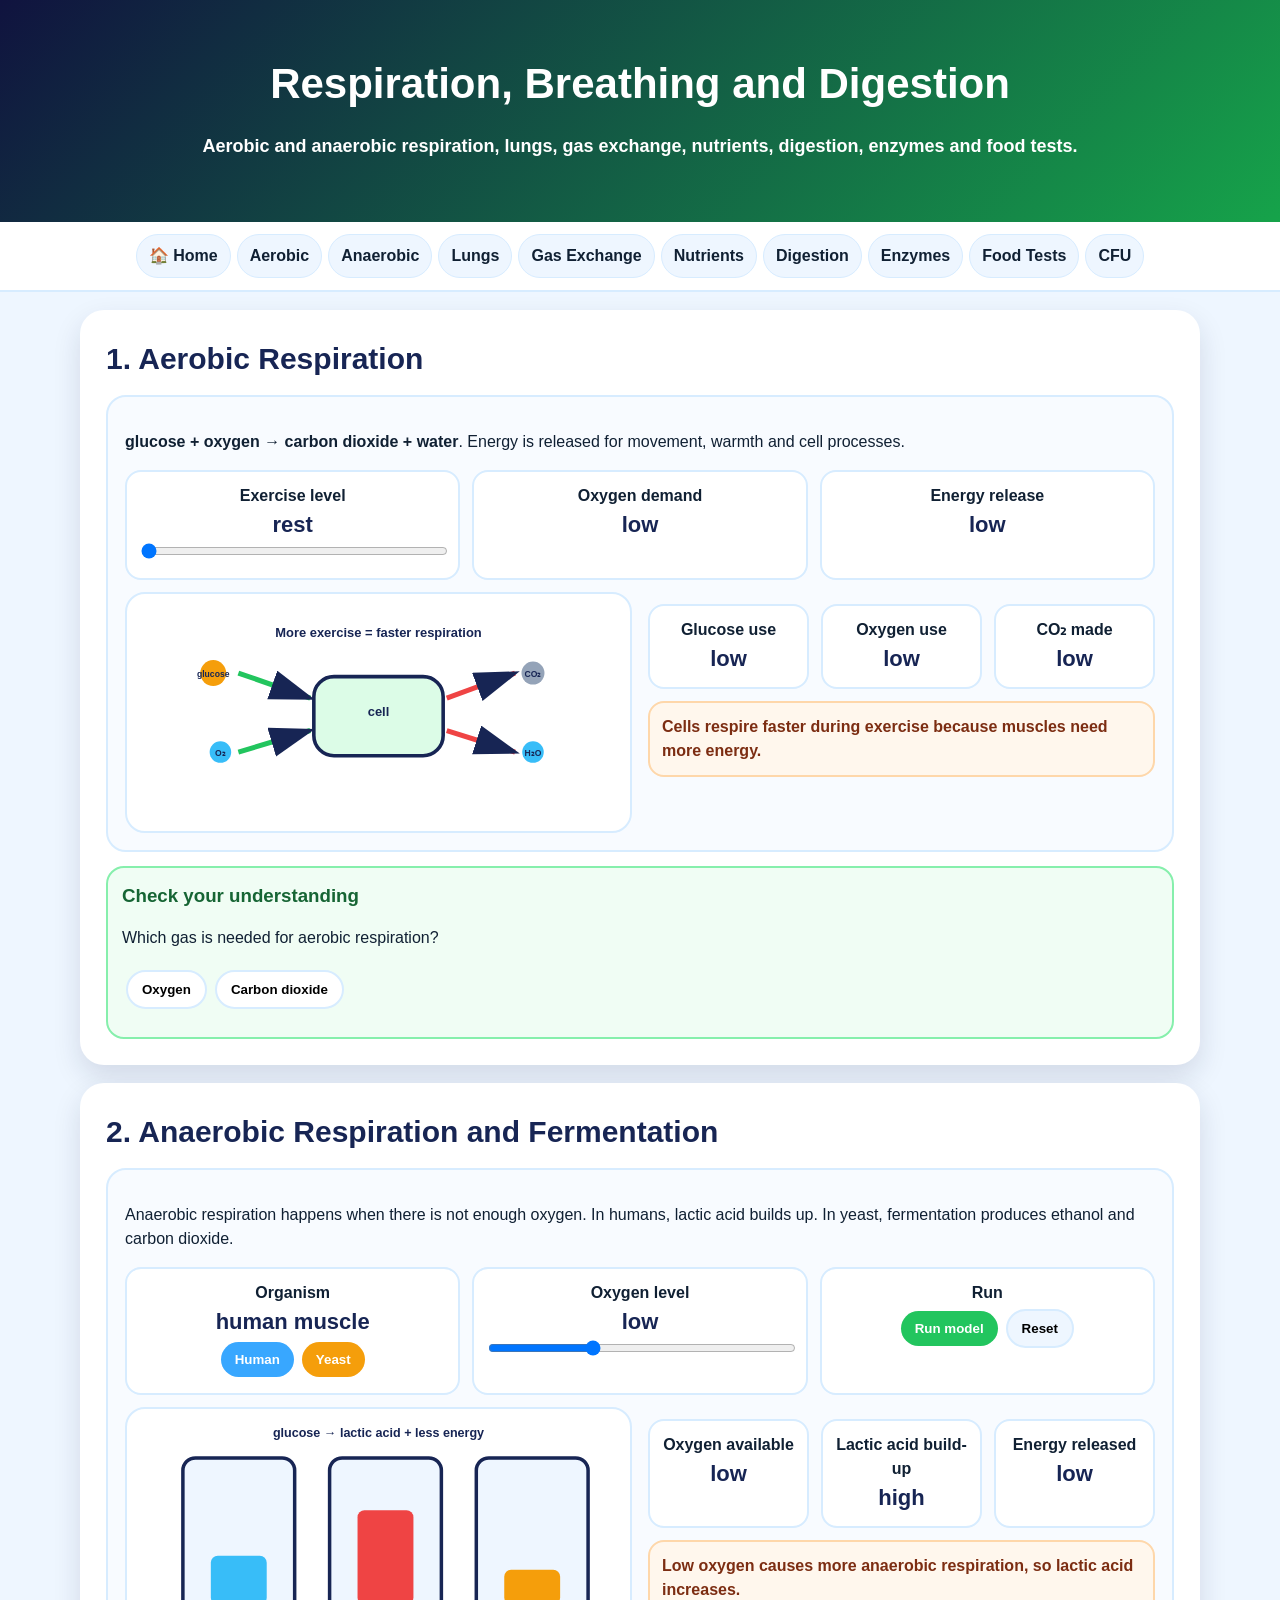
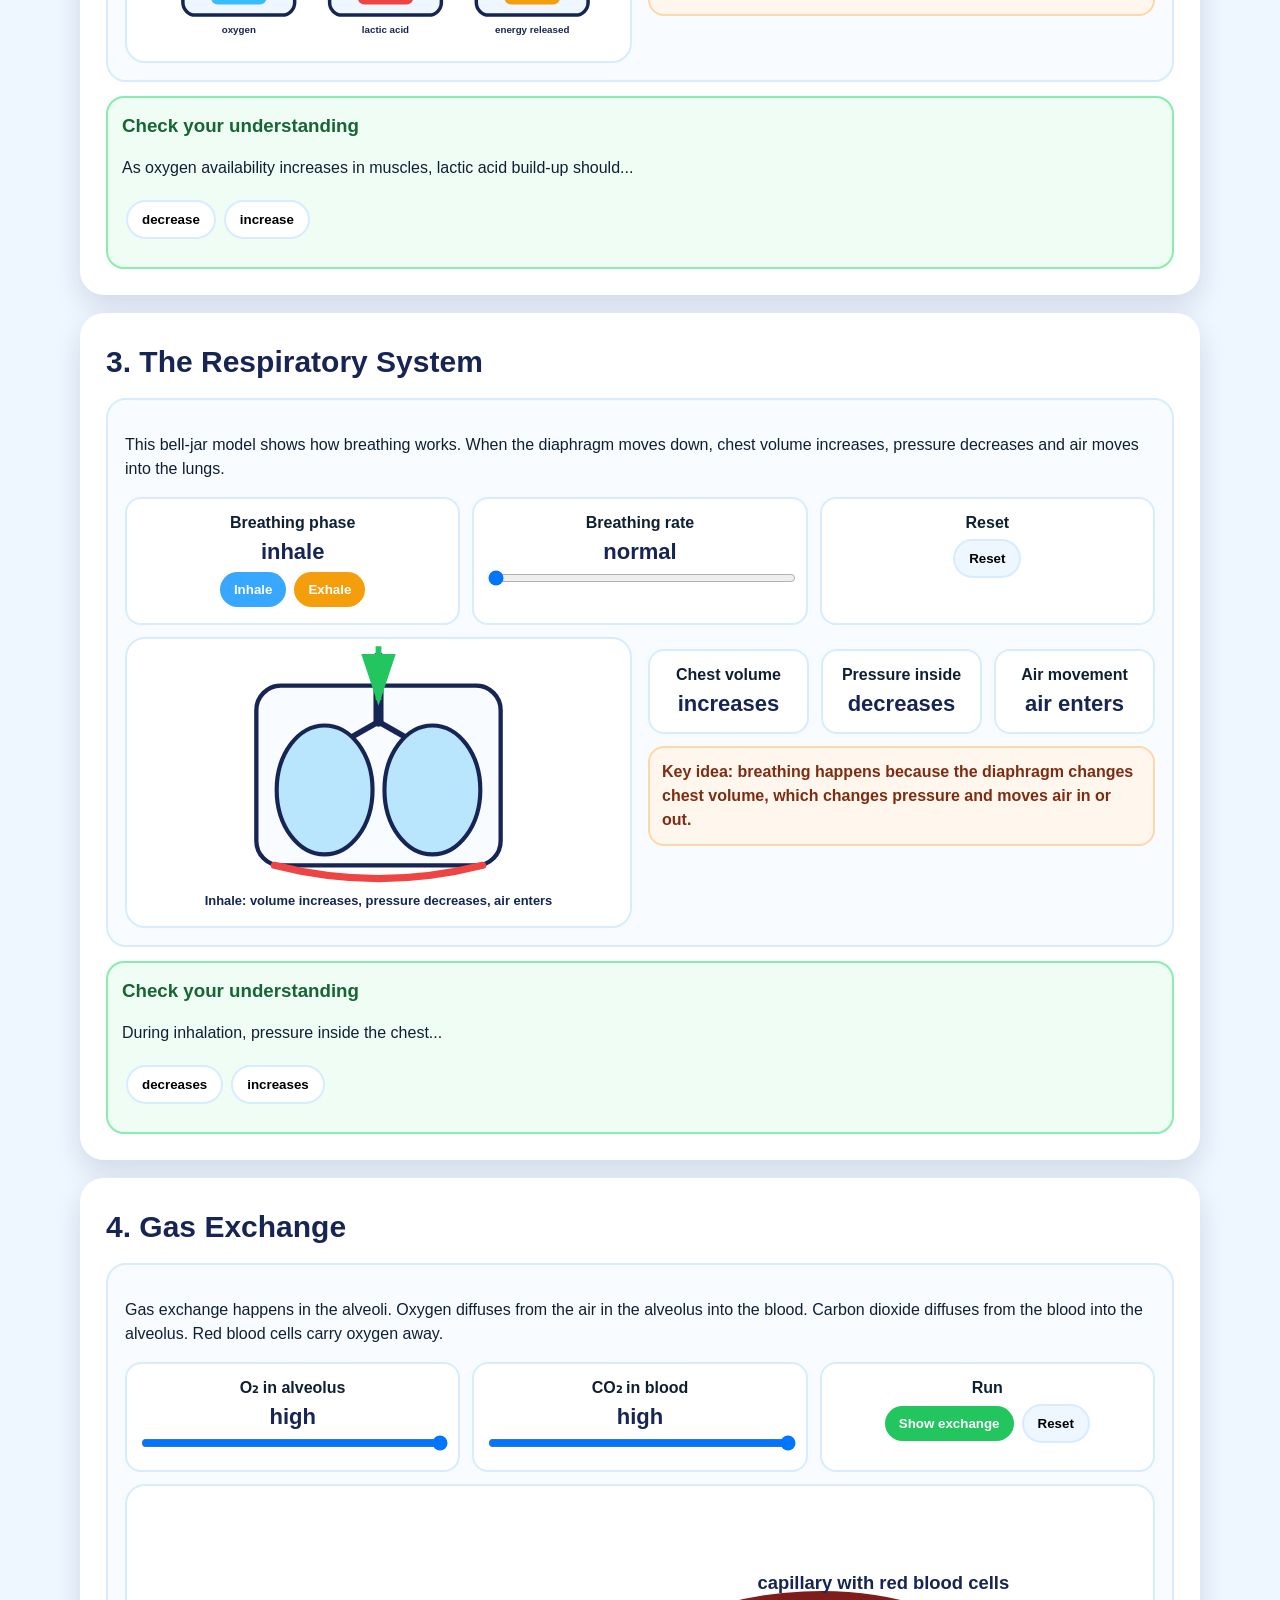
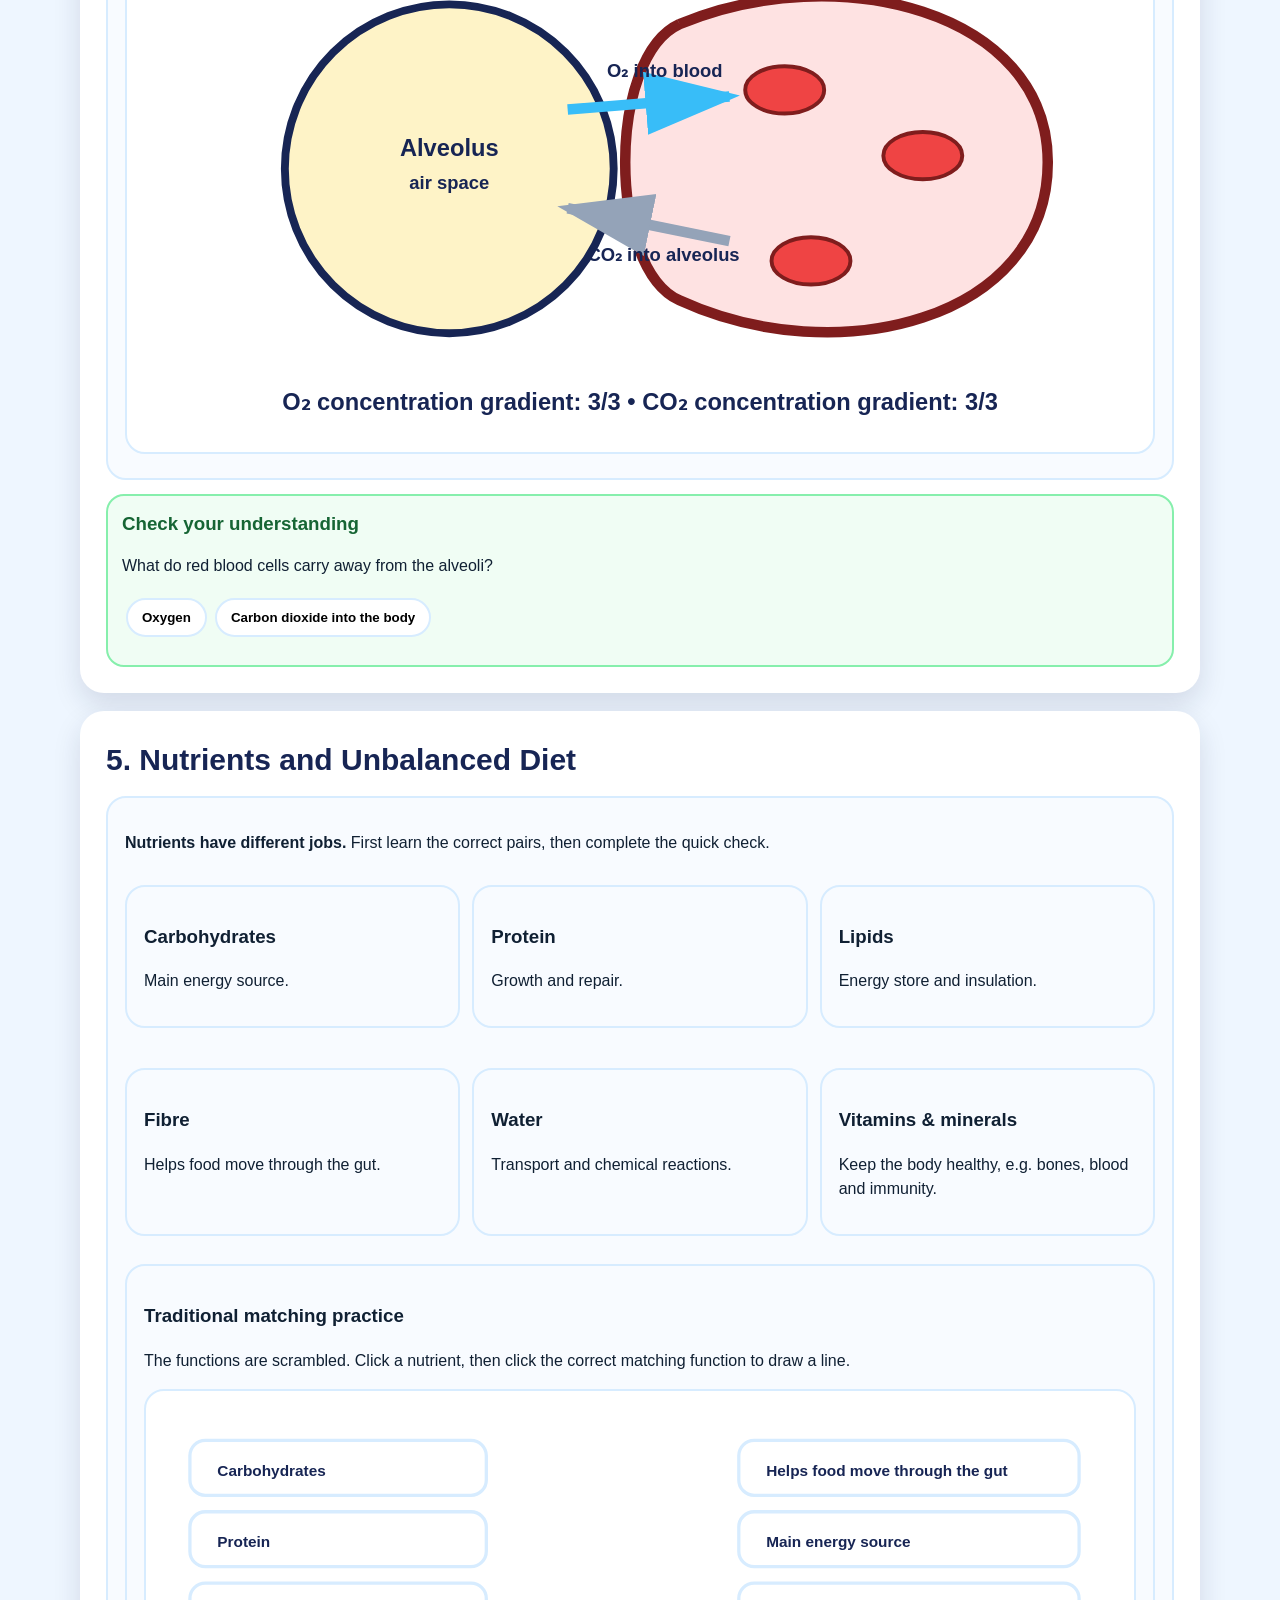
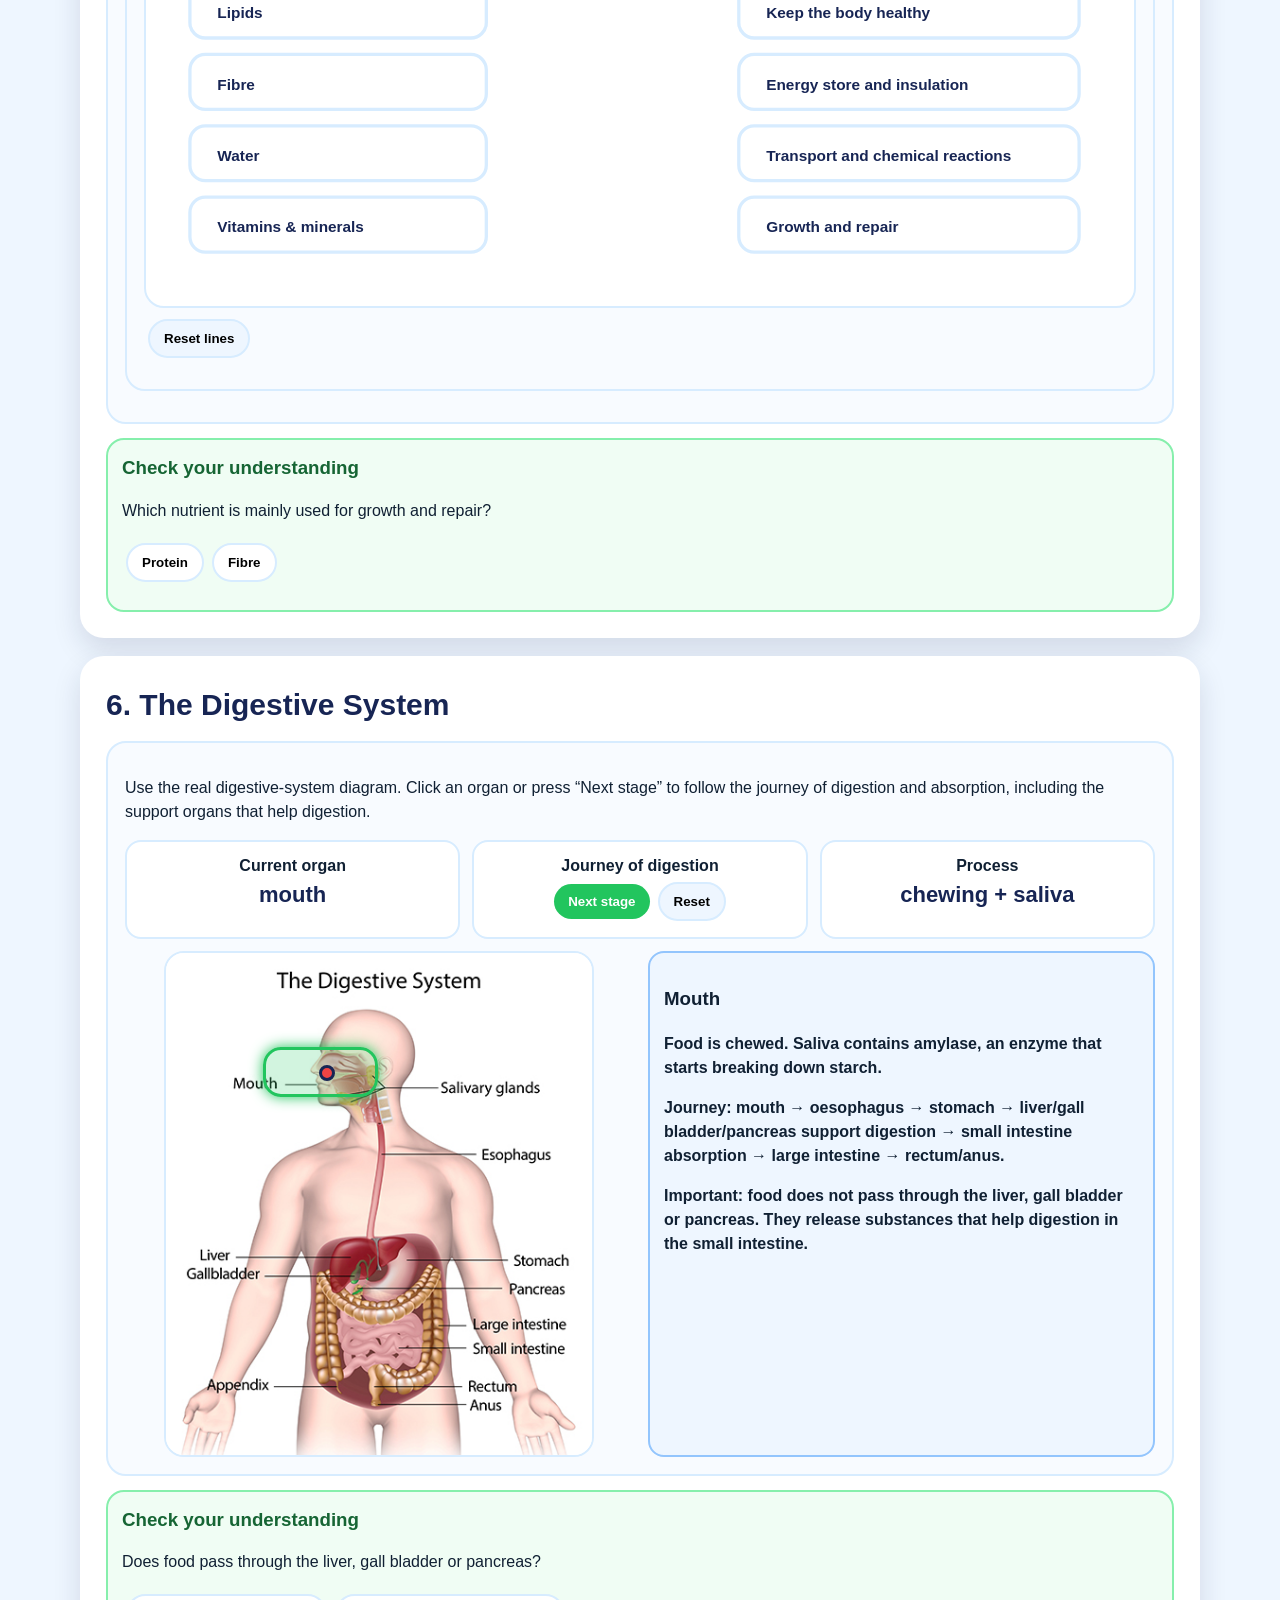
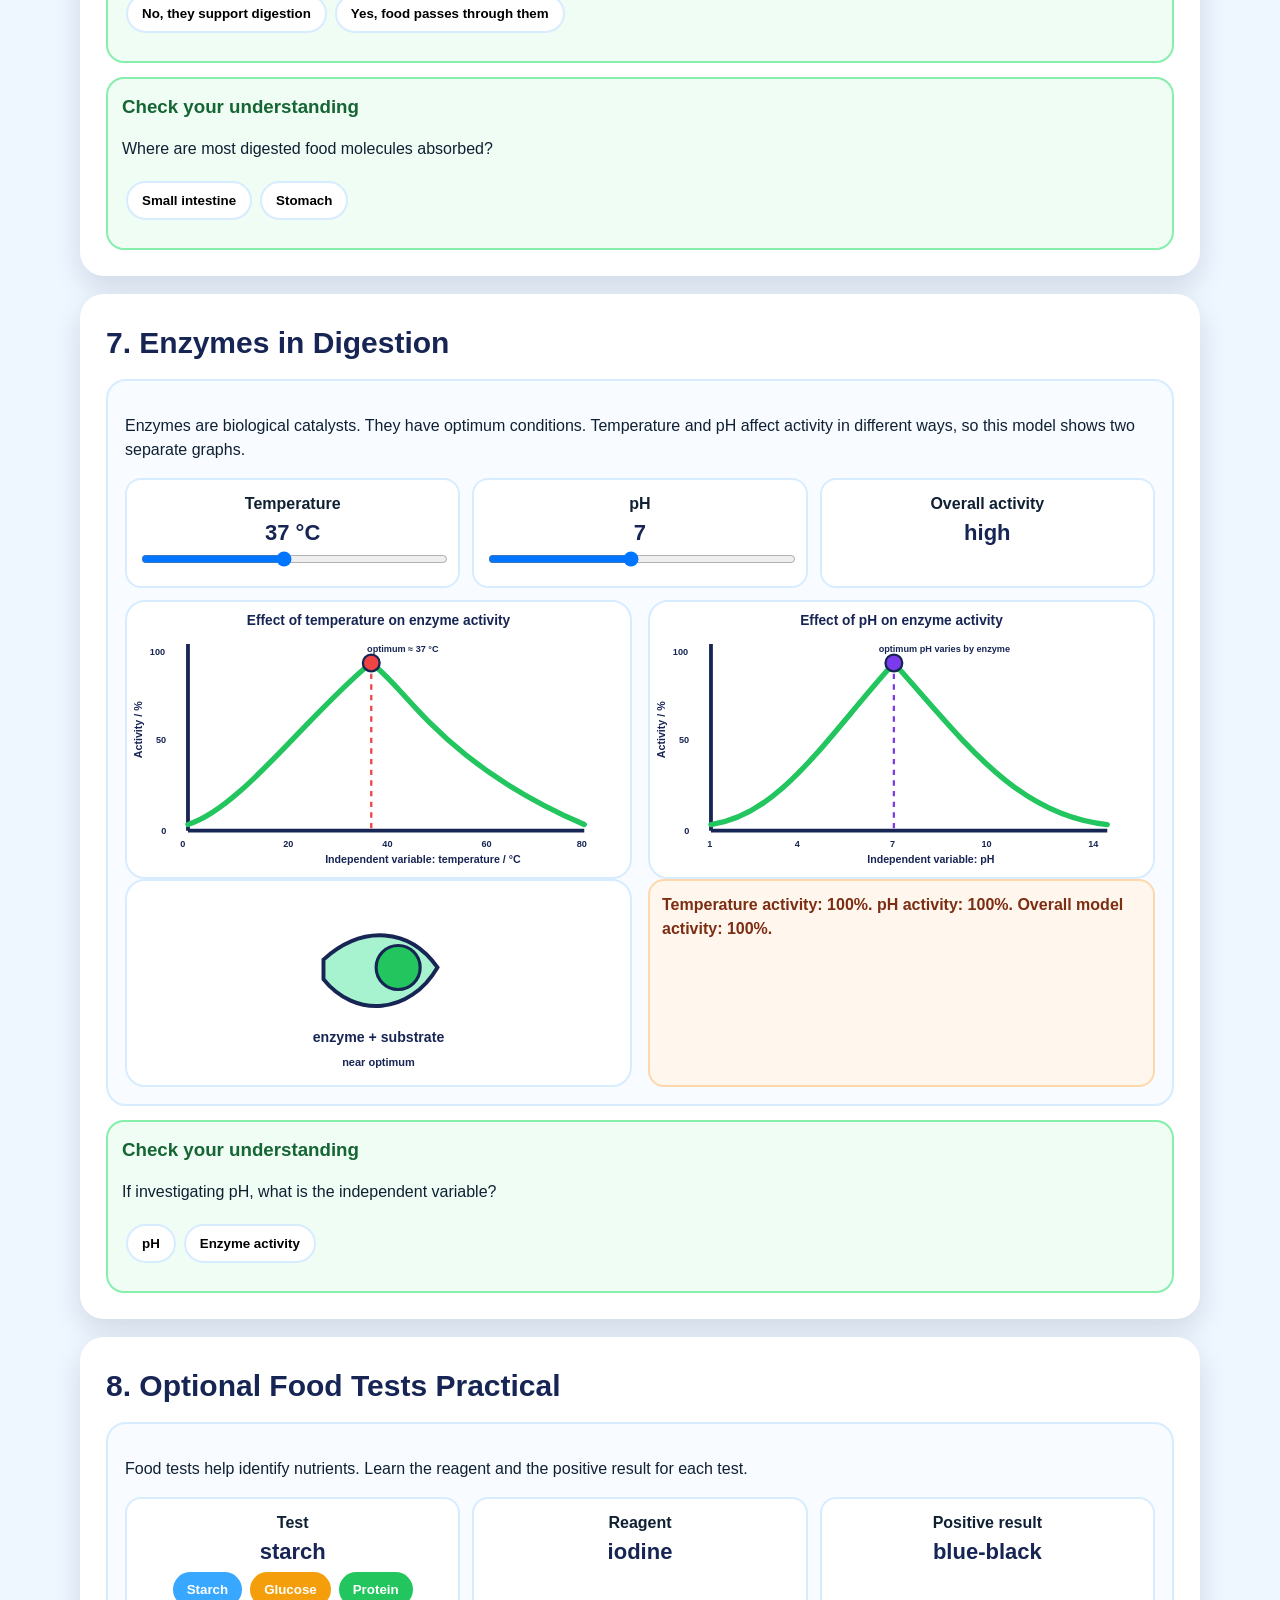
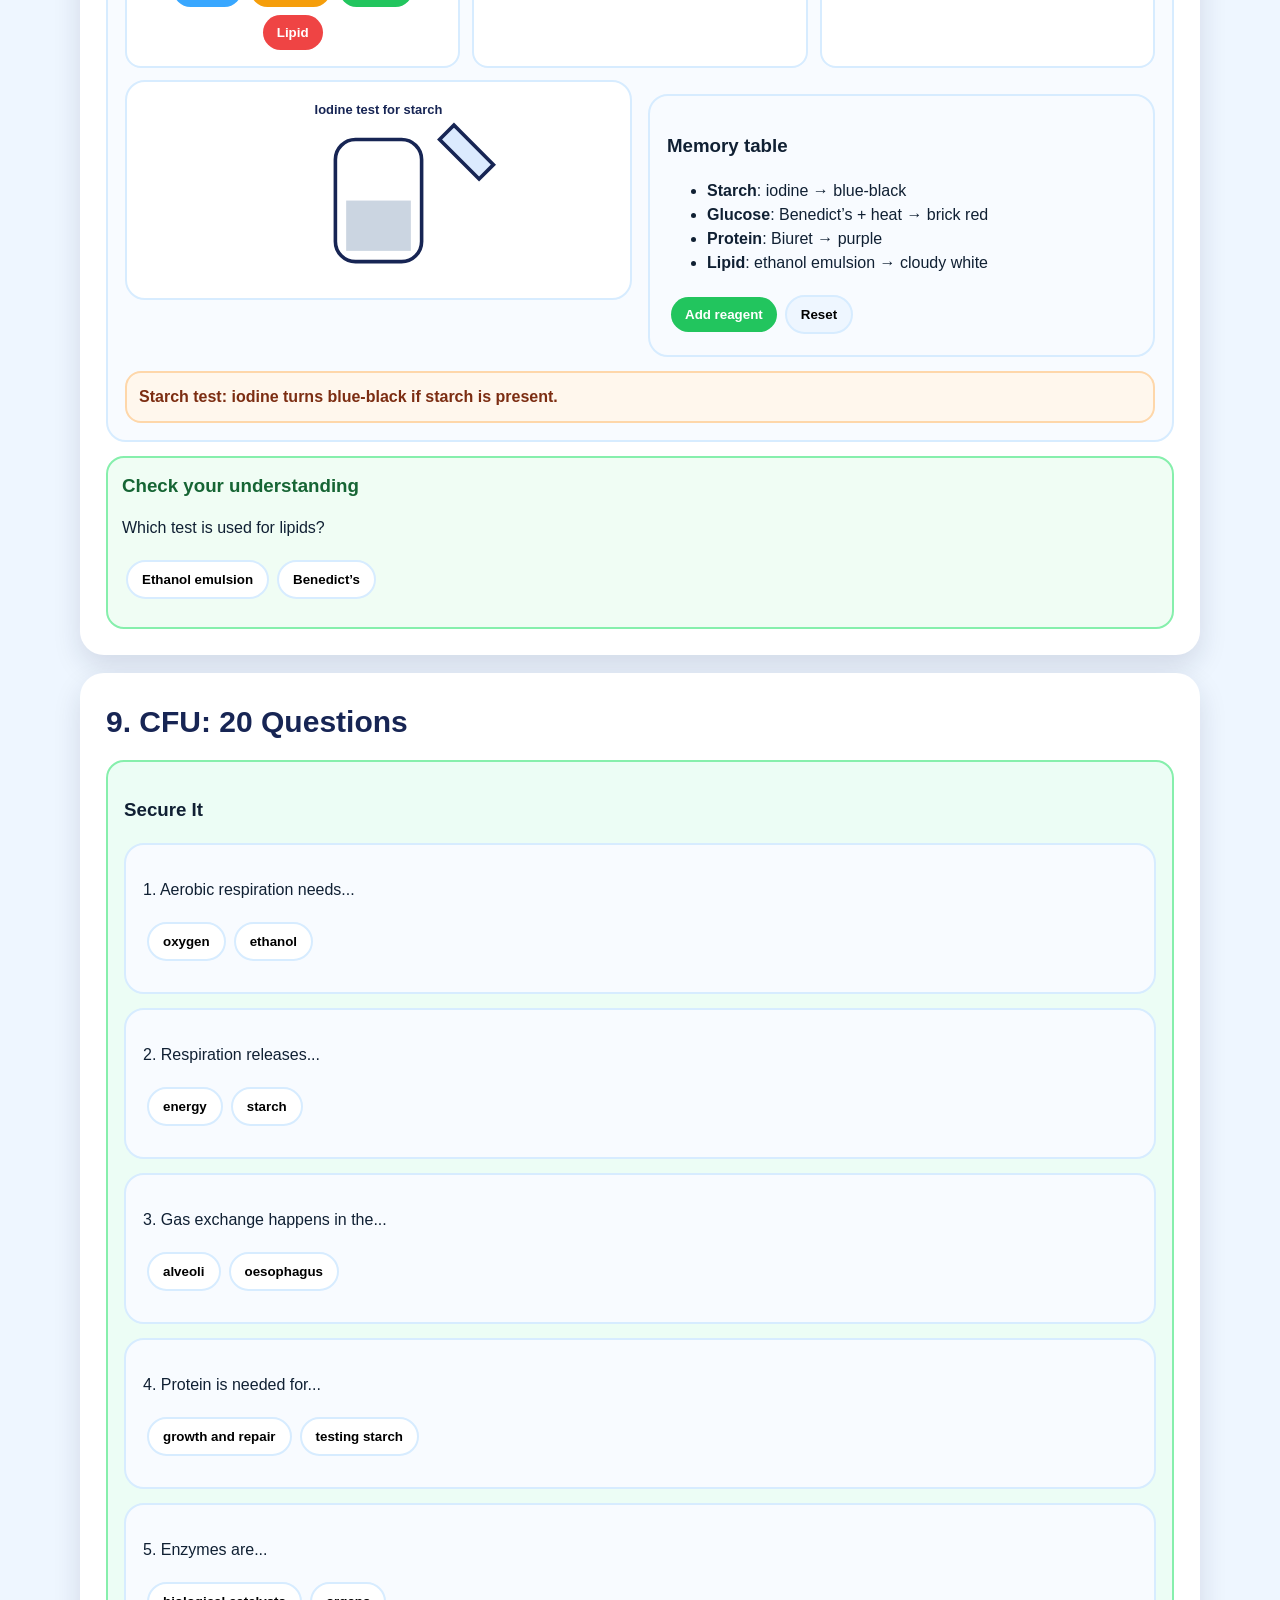
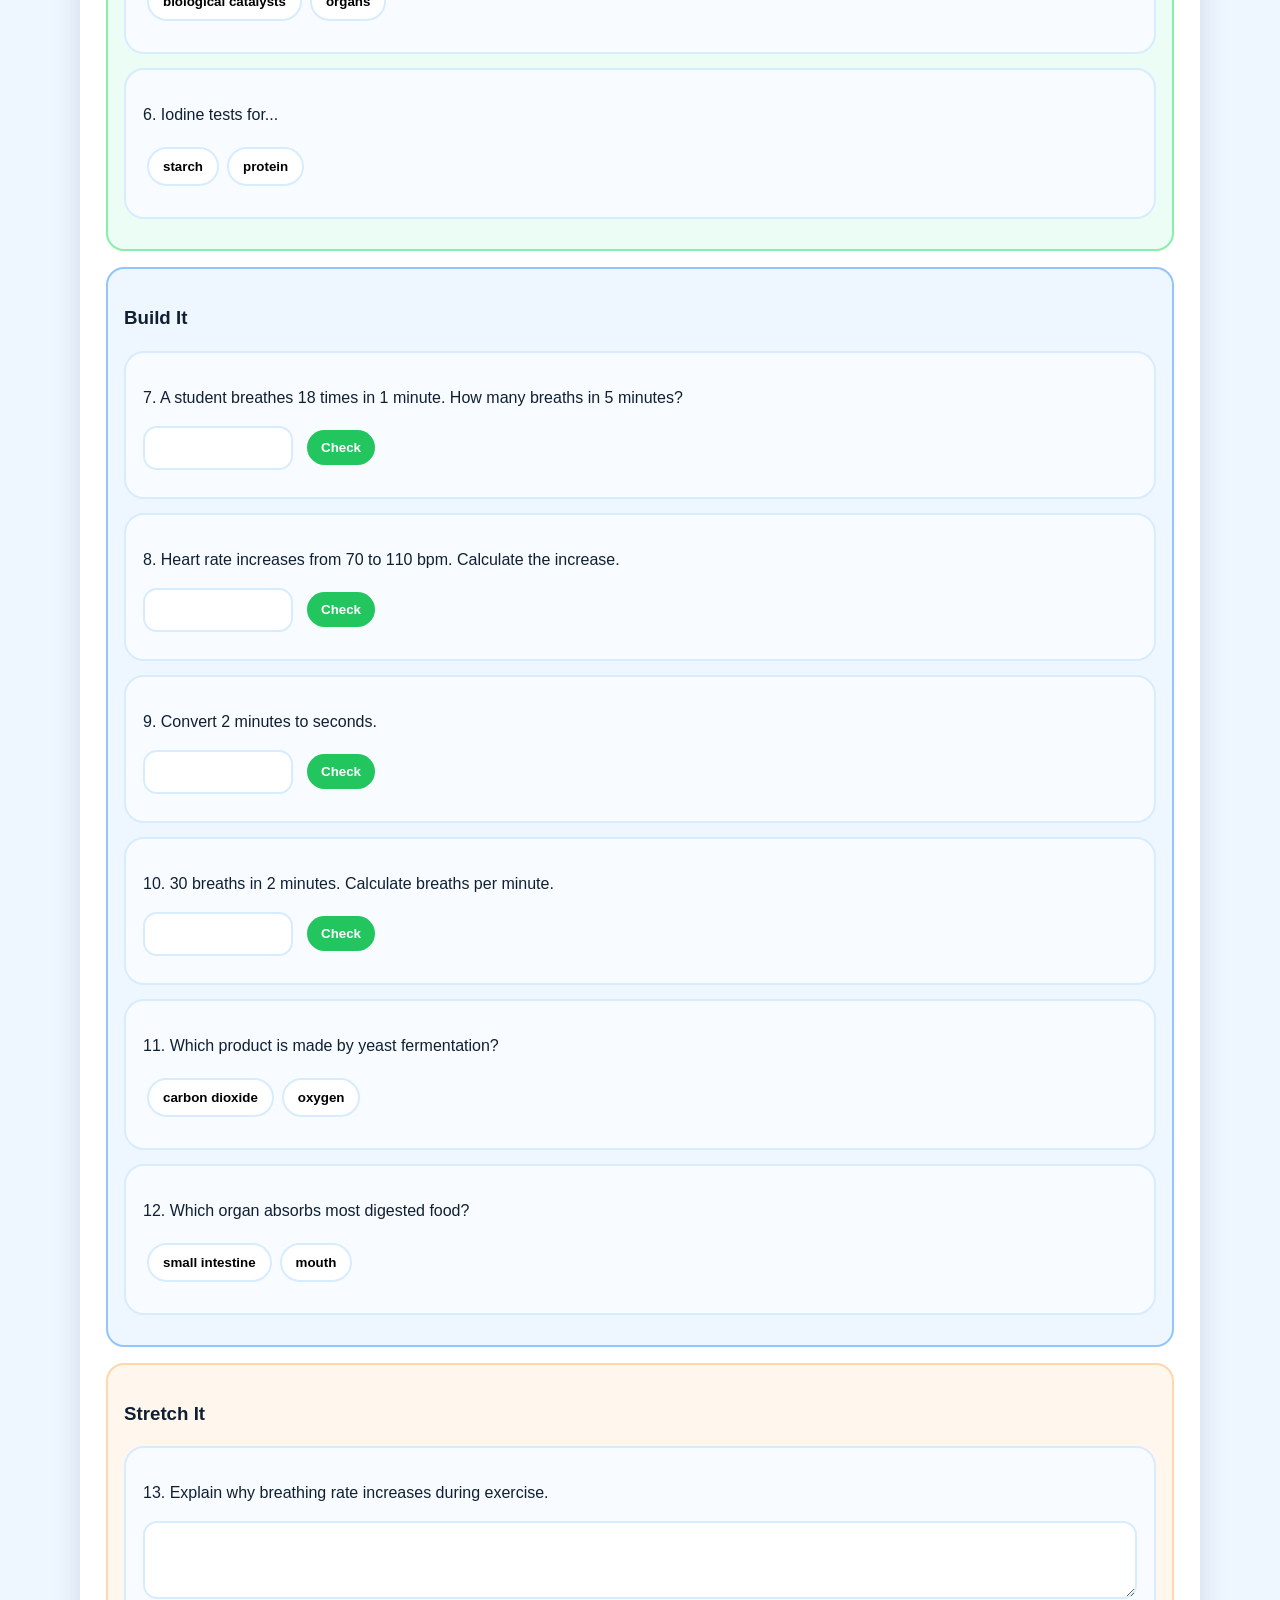
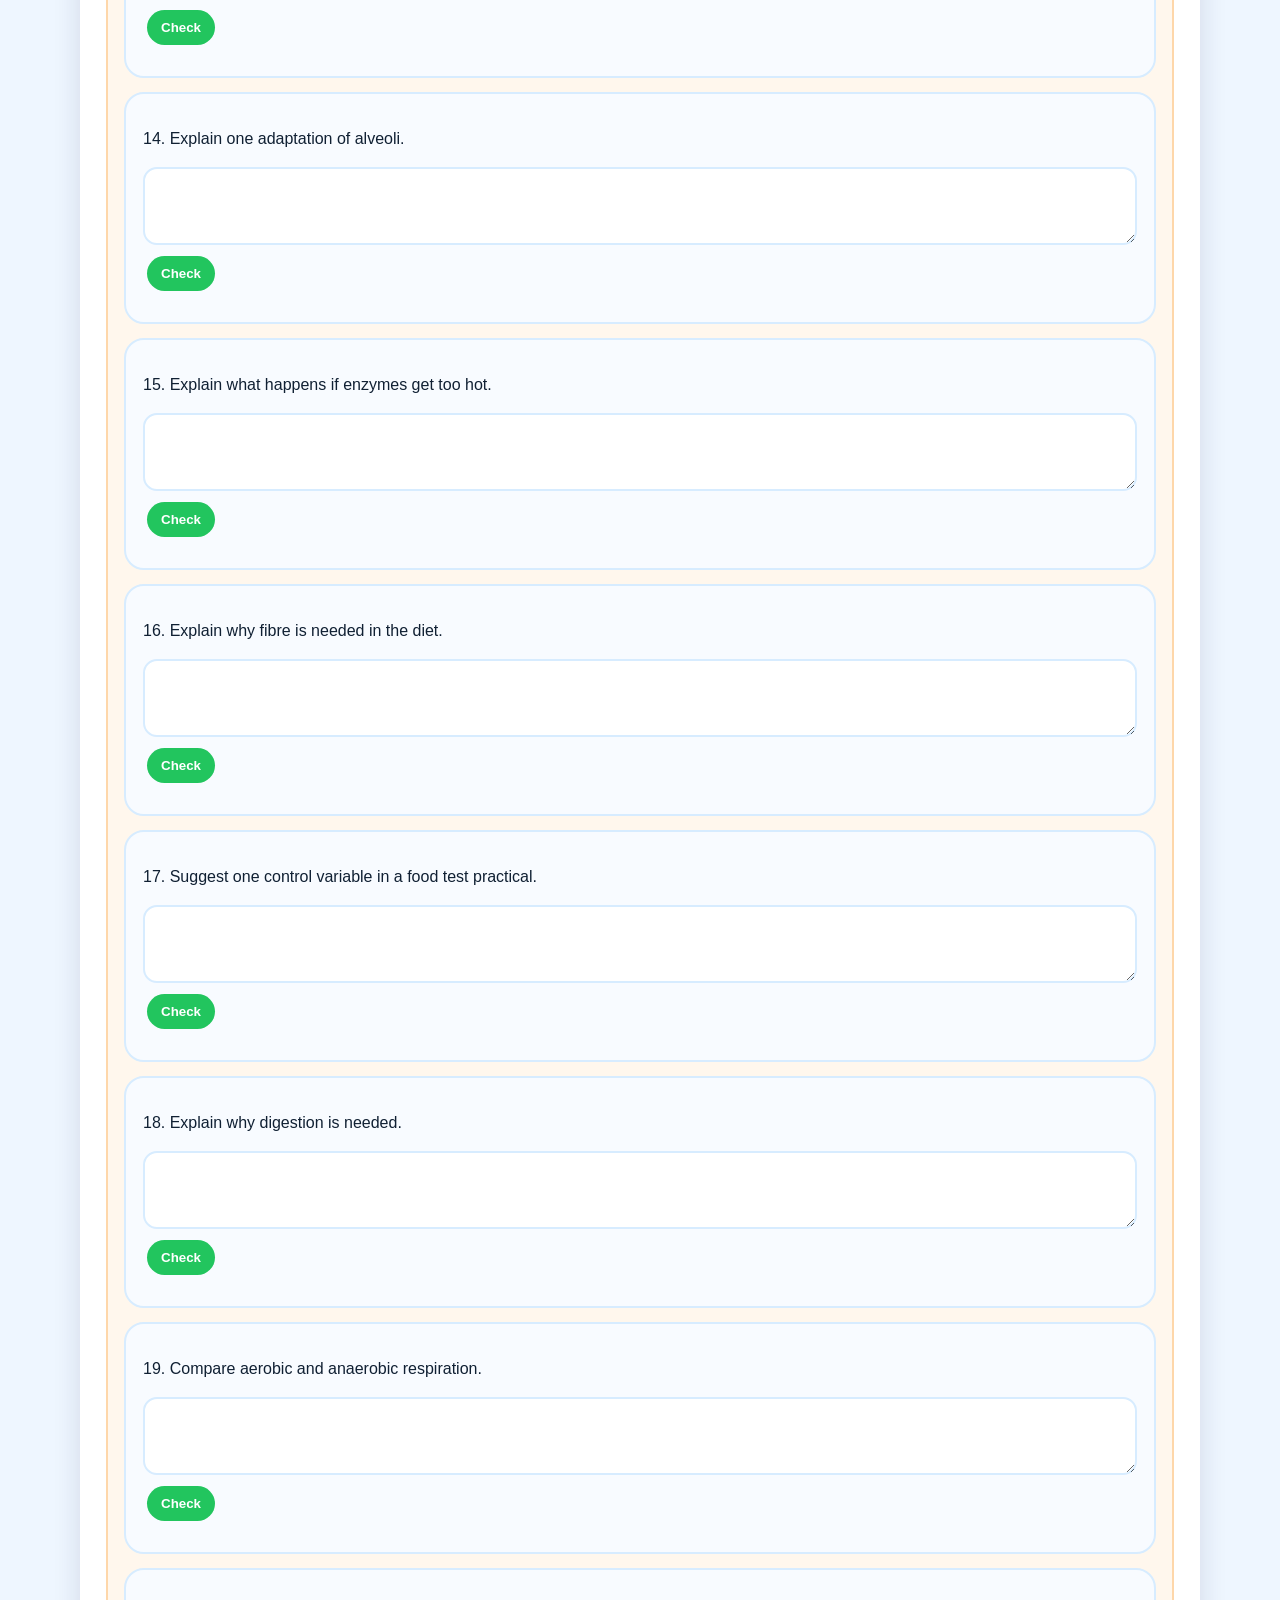
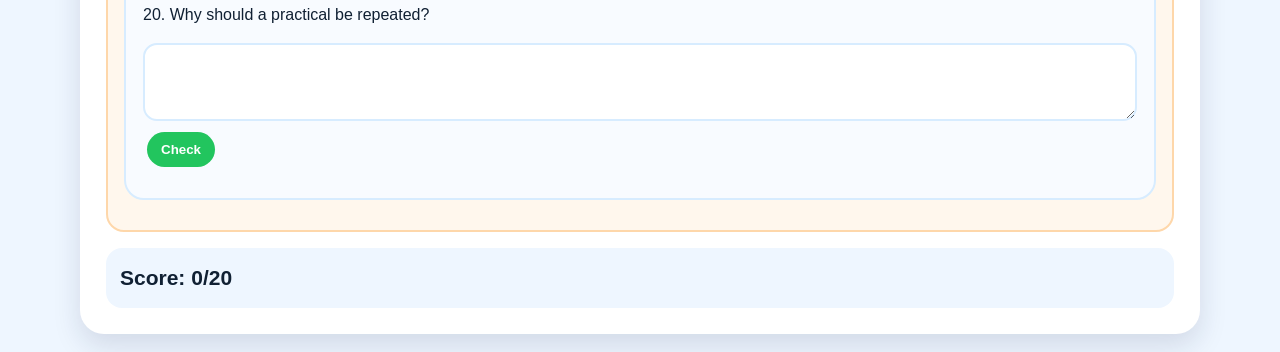
<file: respiration-breathing-digestion.html>
<!DOCTYPE html>
<html lang="en">
<head>
<meta charset="UTF-8"><meta name="viewport" content="width=device-width,initial-scale=1.0">
<title>Year 8 Respiration, Breathing and Digestion</title>
<style>
*{box-sizing:border-box}body{margin:0;font-family:Arial,sans-serif;background:#eef6ff;color:#102033;line-height:1.5}
.hero{background:linear-gradient(135deg,#10133f,#16a34a);color:white;text-align:center;padding:44px 18px}.hero h1{font-size:42px;margin:8px 0}.hero p{font-size:18px;font-weight:800}
.nav{position:sticky;top:0;background:white;border-bottom:2px solid #d7ecff;text-align:center;padding:9px;z-index:20}.nav a{display:inline-block;margin:3px;padding:9px 12px;background:#eef6ff;border:1px solid #d7ecff;border-radius:999px;text-decoration:none;color:#102033;font-weight:900}
section{max-width:1120px;margin:18px auto;background:white;border-radius:24px;padding:26px;box-shadow:0 12px 28px rgba(20,30,70,.13)}
h2{font-size:30px;color:#172554;margin:0 0 10px}.task,.quiz-card,.card{border:2px solid #d7ecff;border-radius:20px;background:#f8fbff;padding:17px;margin:14px 0}
.two{display:grid;grid-template-columns:1fr 1fr;gap:16px}.grid{display:grid;grid-template-columns:repeat(3,1fr);gap:12px}
.controls,.output{display:grid;grid-template-columns:repeat(3,1fr);gap:12px;margin:12px 0}.control,.output div{background:white;border:2px solid #d7ecff;border-radius:16px;padding:12px;text-align:center;font-weight:900}.control strong,.output strong{display:block;font-size:22px;color:#172554}
button{border:0;border-radius:999px;padding:10px 14px;margin:4px;font-weight:900;cursor:pointer}.green{background:#22c55e;color:white}.blue{background:#38a7ff;color:white}.orange{background:#f59e0b;color:white}.red{background:#ef4444;color:white}.ghost{background:#eef6ff;border:2px solid #d7ecff}
input[type=range]{width:100%}.choice-grid{display:grid;grid-template-columns:repeat(2,1fr);gap:10px}.choice{text-align:left;background:white;border:2px solid #d7ecff}.correct{background:#dcfce7!important;border-color:#22c55e!important}.wrong{background:#fff1f2!important;border-color:#ef4444!important}
.feedback{font-weight:900;margin-top:10px}.ok{color:#15803d}.no{color:#dc2626}.calc-input{display:flex;gap:10px;flex-wrap:wrap;align-items:center}.calc-input input{padding:11px;border:2px solid #d7ecff;border-radius:14px;font-size:16px;max-width:150px}
textarea{width:100%;min-height:78px;border:2px solid #d7ecff;border-radius:14px;padding:11px;font-size:16px}.info{background:#fff7ed;border:2px solid #fed7aa;border-radius:16px;padding:12px;font-weight:900;color:#7c2d12}
svg{width:100%;height:auto;background:white;border:2px solid #d7ecff;border-radius:20px}.label{font:bold 14px Arial;fill:#172554}.big{font:bold 18px Arial;fill:#172554}.small{font:bold 12px Arial;fill:#172554}
.molecule{animation:float 1.4s infinite alternate}.fast .molecule{animation-duration:.45s}@keyframes float{to{transform:translate(8px,-8px)}}
.diffuse{animation:diffuse 1.8s infinite linear}@keyframes diffuse{from{opacity:.2;transform:translate(0,0)}50%{opacity:1}to{opacity:.2;transform:translate(45px,-20px)}}
.lung{transition:transform .45s}.pulse{animation:pulse .7s infinite alternate}@keyframes pulse{to{transform:scale(1.08)}}
.food{transition:transform .8s}.enzymeDot{animation:vib .25s infinite alternate}@keyframes vib{to{transform:translate(4px,-3px)}}
.mini-check{background:#f0fdf4;border:2px solid #86efac;border-radius:18px;padding:14px;margin-top:14px}.mini-check h3{margin:0 0 8px;color:#166534}
.quiz-band{padding:16px;border-radius:18px;margin:16px 0}.secure{background:#ecfdf5;border:2px solid #86efac}.build{background:#eef6ff;border:2px solid #93c5fd}.stretch{background:#fff7ed;border:2px solid #fed7aa}.quiz-score{font-size:21px;font-weight:900;padding:14px;background:#eef6ff;border-radius:16px}
@media(max-width:850px){.two,.grid,.controls,.output,.choice-grid{grid-template-columns:1fr}.nav{position:static}.hero h1{font-size:34px}}

/* QUALITY PATCH */
.barFill{transition:height .45s,y .45s,fill .3s}
.organHotspot{cursor:pointer;transition:opacity .2s}.organHotspot:hover{opacity:.75}
.pathPulse{animation:pathPulse .8s infinite alternate}@keyframes pathPulse{to{stroke-width:18;opacity:.75}}
.gasParticle{animation:gasMove 1.8s infinite linear}@keyframes gasMove{from{opacity:.15;transform:translate(0,0)}50%{opacity:1}to{opacity:.15;transform:translate(70px,-8px)}}
.co2Particle{animation:co2Move 1.8s infinite linear}@keyframes co2Move{from{opacity:.15;transform:translate(0,0)}50%{opacity:1}to{opacity:.15;transform:translate(-70px,8px)}}
.matchCol{display:grid;grid-template-columns:1fr 1fr;gap:12px}.matchItem{background:white;border:2px solid #d7ecff;border-radius:14px;padding:12px;font-weight:900}
.organInfo{background:#eef6ff;border:2px solid #93c5fd;border-radius:16px;padding:14px;font-weight:900}

/* SECOND QA PATCH */
.rbc{fill:#ef4444;stroke:#7f1d1d;stroke-width:3}
.o2{fill:#38bdf8}.co2{fill:#94a3b8}
.gasMoveO2{animation:o2toBlood 1.8s infinite linear}
.gasMoveCO2{animation:co2toAlveolus 1.8s infinite linear}
@keyframes o2toBlood{from{opacity:.15;transform:translate(0,0)}50%{opacity:1}to{opacity:.15;transform:translate(120px,25px)}}
@keyframes co2toAlveolus{from{opacity:.15;transform:translate(0,0)}50%{opacity:1}to{opacity:.15;transform:translate(-120px,-20px)}}
.matchSvg text{font:bold 14px Arial;fill:#172554}.matchNode{cursor:pointer}.matchNode rect{fill:white;stroke:#d7ecff;stroke-width:3}.matchNode:hover rect{stroke:#22c55e}
.digestOrgan{cursor:pointer;transition:opacity .2s}.digestOrgan:hover{opacity:.78}
.activeOrgan{filter:drop-shadow(0 0 8px #22c55e)}
.enzymeCurve{fill:none;stroke:#22c55e;stroke-width:7;stroke-linecap:round}
.testTube{fill:white;stroke:#172554;stroke-width:5}

/* DIGESTIVE IMAGE OVERLAY PATCH */
.digestWrap{position:relative;max-width:520px;margin:0 auto;background:white;border:2px solid #d7ecff;border-radius:20px;overflow:hidden}
.digestImg{width:100%;display:block}
.hotspot{position:absolute;border:3px solid rgba(34,197,94,.0);border-radius:999px;cursor:pointer;transition:.2s;background:rgba(34,197,94,.0)}
.hotspot:hover{border-color:rgba(34,197,94,.85);background:rgba(34,197,94,.15)}
.hotspot.active{border-color:#22c55e;background:rgba(34,197,94,.20);box-shadow:0 0 14px #22c55e}
.foodBolus{position:absolute;width:18px;height:18px;border-radius:50%;background:#ef4444;border:3px solid #172554;transition:left .75s,top .75s;z-index:5}
.routeLine{position:absolute;inset:0;pointer-events:none;z-index:3}
.routeLine path{fill:none;stroke:#ef4444;stroke-width:5;stroke-linecap:round;stroke-dasharray:10 8;opacity:.75}
.organInfo{background:#eef6ff;border:2px solid #93c5fd;border-radius:16px;padding:14px;font-weight:900}

/* DIGESTIVE IMAGE FIX PATCH */
.digestWrap{
  position:relative;
  width:100%;
  max-width:430px;
  margin:0 auto;
  background:white;
  border:2px solid #d7ecff;
  border-radius:20px;
  overflow:hidden;
}
.digestImg{
  width:100%;
  height:auto;
  display:block;
  position:relative;
  z-index:1;
}
.routeLine{display:none!important}
.hotspot{
  position:absolute;
  border:3px solid rgba(34,197,94,0);
  border-radius:18px;
  cursor:pointer;
  transition:.2s;
  background:rgba(34,197,94,0);
  z-index:4;
}
.hotspot:hover{
  border-color:rgba(34,197,94,.9);
  background:rgba(34,197,94,.16);
}
.hotspot.active{
  border-color:#22c55e;
  background:rgba(34,197,94,.20);
  box-shadow:0 0 14px #22c55e;
}
.foodBolus{
  position:absolute;
  width:16px;
  height:16px;
  border-radius:50%;
  background:#ef4444;
  border:3px solid #172554;
  transition:left .65s,top .65s;
  z-index:6;
  transform:translate(-50%,-50%);
}

</style>
</head>
<body>
<header class="hero"><h1>Respiration, Breathing and Digestion</h1><p>Aerobic and anaerobic respiration, lungs, gas exchange, nutrients, digestion, enzymes and food tests.</p></header>
<nav class="nav"><a href="index.html">🏠 Home</a><a href="#aerobic">Aerobic</a><a href="#anaerobic">Anaerobic</a><a href="#lungs">Lungs</a><a href="#gas">Gas Exchange</a><a href="#nutrients">Nutrients</a><a href="#digestion">Digestion</a><a href="#enzymes">Enzymes</a><a href="#foodtests">Food Tests</a><a href="#quiz">CFU</a></nav>

<section id="aerobic"><h2>1. Aerobic Respiration</h2>
<div class="task"><p><b>glucose + oxygen → carbon dioxide + water</b>. Energy is released for movement, warmth and cell processes.</p>
<div class="controls"><div class="control">Exercise level <strong id="exerciseT">rest</strong><input id="exercise" type="range" min="0" max="3" value="0" oninput="updateRespiration()"></div><div class="control">Oxygen demand<strong id="oxygenDemand">low</strong></div><div class="control">Energy release<strong id="energyOut">low</strong></div></div>
<div class="two">
<svg viewBox="0 0 700 330" aria-label="aerobic respiration model">
<rect x="260" y="115" width="180" height="110" rx="28" fill="#dcfce7" stroke="#172554" stroke-width="5"/>
<text x="350" y="170" text-anchor="middle" class="big">cell</text>
<g id="respMolecules">
<circle class="molecule" cx="120" cy="110" r="18" fill="#f59e0b"/><text x="120" y="115" text-anchor="middle" class="small">glucose</text>
<circle class="molecule" cx="130" cy="220" r="15" fill="#38bdf8"/><text x="130" y="225" text-anchor="middle" class="small">O₂</text>
<circle class="molecule" cx="565" cy="110" r="16" fill="#94a3b8"/><text x="565" y="115" text-anchor="middle" class="small">CO₂</text>
<circle class="molecule" cx="565" cy="220" r="15" fill="#38bdf8"/><text x="565" y="225" text-anchor="middle" class="small">H₂O</text>
</g>
<line x1="155" y1="110" x2="255" y2="145" stroke="#22c55e" stroke-width="7" marker-end="url(#arr)"/>
<line x1="155" y1="220" x2="255" y2="190" stroke="#22c55e" stroke-width="7" marker-end="url(#arr)"/>
<line x1="445" y1="145" x2="540" y2="110" stroke="#ef4444" stroke-width="7" marker-end="url(#arr)"/>
<line x1="445" y1="190" x2="540" y2="220" stroke="#ef4444" stroke-width="7" marker-end="url(#arr)"/>
<defs><marker id="arr" markerWidth="10" markerHeight="10" refX="8" refY="3" orient="auto"><path d="M0,0 L0,6 L9,3 z" fill="#172554"/></marker></defs>
<text id="respLabel" x="350" y="60" text-anchor="middle" class="big">More exercise = faster respiration</text>
</svg>
<div><div class="output"><div>Glucose use<strong id="glucoseUse">low</strong></div><div>Oxygen use<strong id="oxygenUse">low</strong></div><div>CO₂ made<strong id="co2Made">low</strong></div></div><div class="info">Cells respire faster during exercise because muscles need more energy.</div></div>
</div></div>
<div class="mini-check"><h3>Check your understanding</h3><p>Which gas is needed for aerobic respiration?</p><button class="choice" onclick="choice(this,true,'aeroCheck','Correct: oxygen is needed.')">Oxygen</button><button class="choice" onclick="choice(this,false,'aeroCheck','Not quite. Carbon dioxide is a product.')">Carbon dioxide</button><div id="aeroCheck" class="feedback"></div></div>
</section>


<section id="anaerobic"><h2>2. Anaerobic Respiration and Fermentation</h2>
<div class="task"><p>Anaerobic respiration happens when there is not enough oxygen. In humans, lactic acid builds up. In yeast, fermentation produces ethanol and carbon dioxide.</p>
<div class="controls">
<div class="control">Organism<strong id="anaType">human muscle</strong><button class="blue" onclick="ana='human';updateAnaerobic()">Human</button><button class="orange" onclick="ana='yeast';updateAnaerobic()">Yeast</button></div>
<div class="control">Oxygen level <strong id="anaOxyT">low</strong><input id="anaOxy" type="range" min="0" max="3" value="1" oninput="updateAnaerobic()"></div>
<div class="control">Run<br><button class="green" onclick="runAnaerobic()">Run model</button><button class="ghost" onclick="resetAnaerobic()">Reset</button></div>
</div>
<div class="two">
<svg viewBox="0 0 720 360" aria-label="anaerobic respiration bar model">
<rect x="80" y="70" width="160" height="225" rx="18" fill="#eef6ff" stroke="#172554" stroke-width="5"/>
<rect x="290" y="70" width="160" height="225" rx="18" fill="#eef6ff" stroke="#172554" stroke-width="5"/>
<rect x="500" y="70" width="160" height="225" rx="18" fill="#eef6ff" stroke="#172554" stroke-width="5"/>

<rect id="oxygenBar" class="barFill" x="120" y="220" width="80" height="60" rx="10" fill="#38bdf8"/>
<rect id="lacticBar" class="barFill" x="330" y="170" width="80" height="110" rx="10" fill="#ef4444"/>
<rect id="energyBar" class="barFill" x="540" y="215" width="80" height="65" rx="10" fill="#f59e0b"/>

<text x="160" y="320" text-anchor="middle" class="label">oxygen</text>
<text id="productBarLabel" x="370" y="320" text-anchor="middle" class="label">lactic acid</text>
<text x="580" y="320" text-anchor="middle" class="label">energy released</text>

<text id="anaEquation" x="360" y="40" text-anchor="middle" class="big">glucose → lactic acid + less energy</text>
</svg>
<div>
<div class="output">
<div>Oxygen available<strong id="oxygenBarT">low</strong></div>
<div id="productTitle">Lactic acid build-up<strong id="lacticT">high</strong></div>
<div>Energy released<strong id="anaEnergyT">low</strong></div>
</div>
<div class="info" id="anaInfo">When oxygen is low, more lactic acid builds up in muscles.</div>
</div>
</div></div>
<div class="mini-check"><h3>Check your understanding</h3><p>As oxygen availability increases in muscles, lactic acid build-up should...</p><button class="choice" onclick="choice(this,true,'anaCheck','Correct: more oxygen means less anaerobic respiration, so less lactic acid.')">decrease</button><button class="choice" onclick="choice(this,false,'anaCheck','Not quite. Low oxygen causes more lactic acid build-up.')">increase</button><div id="anaCheck" class="feedback"></div></div>
</section>



<section id="lungs"><h2>3. The Respiratory System</h2>
<div class="task"><p>This bell-jar model shows how breathing works. When the diaphragm moves down, chest volume increases, pressure decreases and air moves into the lungs.</p>
<div class="controls">
<div class="control">Breathing phase<strong id="breathT">inhale</strong><button class="blue" onclick="breath='in';updateBreathing()">Inhale</button><button class="orange" onclick="breath='out';updateBreathing()">Exhale</button></div>
<div class="control">Breathing rate<strong id="rateT">normal</strong><input id="breathRate" type="range" min="1" max="3" value="1" oninput="updateBreathing()"></div>
<div class="control">Reset<br><button class="ghost" onclick="resetBreathing()">Reset</button></div>
</div>
<div class="two">
<svg viewBox="0 0 700 400" aria-label="bell jar breathing simulation">
<rect x="180" y="65" width="340" height="250" rx="34" fill="#f8fbff" stroke="#172554" stroke-width="6"/>
<line x1="350" y1="25" x2="350" y2="115" stroke="#172554" stroke-width="14" stroke-linecap="round"/>
<line x1="350" y1="115" x2="280" y2="155" stroke="#172554" stroke-width="8"/>
<line x1="350" y1="115" x2="420" y2="155" stroke="#172554" stroke-width="8"/>

<ellipse id="leftLung" cx="275" cy="210" rx="58" ry="78" fill="#bae6fd" stroke="#172554" stroke-width="5"/>
<ellipse id="rightLung" cx="425" cy="210" rx="58" ry="78" fill="#bae6fd" stroke="#172554" stroke-width="5"/>

<path id="diaphragm" d="M205 300 Q350 342 495 300" fill="none" stroke="#ef4444" stroke-width="10" stroke-linecap="round"/>
<line id="airArrow" x1="350" y1="10" x2="350" y2="85" stroke="#22c55e" stroke-width="8" marker-end="url(#breathHead)"/>
<defs><marker id="breathHead" markerWidth="10" markerHeight="10" refX="8" refY="3" orient="auto"><path d="M0,0 L0,6 L9,3 z" fill="#22c55e"/></marker></defs>

<text id="breathLabel" x="350" y="370" text-anchor="middle" class="big">Inhale: diaphragm contracts and moves down</text>
</svg>
<div>
<div class="output">
<div>Chest volume<strong id="chestVolT">increases</strong></div>
<div>Pressure inside<strong id="pressureInsideT">decreases</strong></div>
<div>Air movement<strong id="airMoveT">air enters</strong></div>
</div>
<div class="info">Key idea: breathing happens because the diaphragm changes chest volume, which changes pressure and moves air in or out.</div>
</div>
</div></div>
<div class="mini-check"><h3>Check your understanding</h3><p>During inhalation, pressure inside the chest...</p><button class="choice" onclick="choice(this,true,'lungCheck','Correct: pressure decreases, so air moves in.')">decreases</button><button class="choice" onclick="choice(this,false,'lungCheck','Not quite. Increasing volume lowers pressure.')">increases</button><div id="lungCheck" class="feedback"></div></div>
</section>




<section id="gas"><h2>4. Gas Exchange</h2>
<div class="task"><p>Gas exchange happens in the alveoli. Oxygen diffuses from the air in the alveolus into the blood. Carbon dioxide diffuses from the blood into the alveolus. Red blood cells carry oxygen away.</p>
<div class="controls">
<div class="control">O₂ in alveolus<strong id="alveOxyT">high</strong><input id="alveOxy" type="range" min="1" max="3" value="3" oninput="updateGas()"></div>
<div class="control">CO₂ in blood<strong id="bloodCo2T">high</strong><input id="bloodCo2" type="range" min="1" max="3" value="3" oninput="updateGas()"></div>
<div class="control">Run<br><button class="green" onclick="runGas()">Show exchange</button><button class="ghost" onclick="resetGas()">Reset</button></div>
</div>
<svg viewBox="0 0 780 430" aria-label="alveolus and capillary gas exchange with red blood cells">
<defs>
<marker id="o2Head" markerWidth="10" markerHeight="10" refX="8" refY="3" orient="auto"><path d="M0,0 L0,6 L9,3 z" fill="#38bdf8"/></marker>
<marker id="co2Head" markerWidth="10" markerHeight="10" refX="8" refY="3" orient="auto"><path d="M0,0 L0,6 L9,3 z" fill="#94a3b8"/></marker>
</defs>

<circle cx="245" cy="215" r="125" fill="#fef3c7" stroke="#172554" stroke-width="6"/>
<text x="245" y="205" text-anchor="middle" class="big">Alveolus</text>
<text x="245" y="230" text-anchor="middle" class="label">air space</text>

<path d="M420 105 C540 55 700 95 700 210 C700 330 540 370 420 315 C365 290 365 130 420 105" fill="#fee2e2" stroke="#7f1d1d" stroke-width="8"/>
<text x="575" y="78" text-anchor="middle" class="label">capillary with red blood cells</text>

<ellipse class="rbc" cx="500" cy="155" rx="30" ry="18"/>
<ellipse class="rbc" cx="605" cy="205" rx="30" ry="18"/>
<ellipse class="rbc" cx="520" cy="285" rx="30" ry="18"/>

<line x1="335" y1="170" x2="458" y2="160" stroke="#38bdf8" stroke-width="8" marker-end="url(#o2Head)"/>
<line x1="458" y1="270" x2="335" y2="245" stroke="#94a3b8" stroke-width="8" marker-end="url(#co2Head)"/>
<text x="365" y="145" class="label">O₂ into blood</text>
<text x="350" y="285" class="label">CO₂ into alveolus</text>

<g id="gasDots"></g>
<text id="gasLabel" x="390" y="398" text-anchor="middle" class="big">Diffusion: particles move from high to low concentration</text>
</svg></div>
<div class="mini-check"><h3>Check your understanding</h3><p>What do red blood cells carry away from the alveoli?</p><button class="choice" onclick="choice(this,true,'gasCheck','Correct: red blood cells carry oxygen away.')">Oxygen</button><button class="choice" onclick="choice(this,false,'gasCheck','Not quite. Carbon dioxide moves from blood into the alveoli.')">Carbon dioxide into the body</button><div id="gasCheck" class="feedback"></div></div>
</section>






<section id="nutrients"><h2>5. Nutrients and Unbalanced Diet</h2>
<div class="task">
<p><b>Nutrients have different jobs.</b> First learn the correct pairs, then complete the quick check.</p>

<div class="grid">
<div class="card"><h3>Carbohydrates</h3><p>Main energy source.</p></div>
<div class="card"><h3>Protein</h3><p>Growth and repair.</p></div>
<div class="card"><h3>Lipids</h3><p>Energy store and insulation.</p></div>
<div class="card"><h3>Fibre</h3><p>Helps food move through the gut.</p></div>
<div class="card"><h3>Water</h3><p>Transport and chemical reactions.</p></div>
<div class="card"><h3>Vitamins & minerals</h3><p>Keep the body healthy, e.g. bones, blood and immunity.</p></div>
</div>

<div class="card">
<h3>Traditional matching practice</h3>
<p>The functions are scrambled. Click a nutrient, then click the correct matching function to draw a line.</p>
<svg class="matchSvg" viewBox="0 0 900 470" aria-label="nutrient matching practice arranged side by side">
<g id="matchLines"></g>

<g class="matchNode" onclick="selectNut('carb')" id="node_carb"><rect x="40" y="45" width="270" height="50" rx="14"/><text x="65" y="77">Carbohydrates</text></g>
<g class="matchNode" onclick="matchFunc('gut')" id="func_gut"><rect x="540" y="45" width="310" height="50" rx="14"/><text x="565" y="77">Helps food move through the gut</text></g>

<g class="matchNode" onclick="selectNut('protein')" id="node_protein"><rect x="40" y="110" width="270" height="50" rx="14"/><text x="65" y="142">Protein</text></g>
<g class="matchNode" onclick="matchFunc('energy')" id="func_energy"><rect x="540" y="110" width="310" height="50" rx="14"/><text x="565" y="142">Main energy source</text></g>

<g class="matchNode" onclick="selectNut('lipid')" id="node_lipid"><rect x="40" y="175" width="270" height="50" rx="14"/><text x="65" y="207">Lipids</text></g>
<g class="matchNode" onclick="matchFunc('healthy')" id="func_healthy"><rect x="540" y="175" width="310" height="50" rx="14"/><text x="565" y="207">Keep the body healthy</text></g>

<g class="matchNode" onclick="selectNut('fibre')" id="node_fibre"><rect x="40" y="240" width="270" height="50" rx="14"/><text x="65" y="272">Fibre</text></g>
<g class="matchNode" onclick="matchFunc('store')" id="func_store"><rect x="540" y="240" width="310" height="50" rx="14"/><text x="565" y="272">Energy store and insulation</text></g>

<g class="matchNode" onclick="selectNut('water')" id="node_water"><rect x="40" y="305" width="270" height="50" rx="14"/><text x="65" y="337">Water</text></g>
<g class="matchNode" onclick="matchFunc('transport')" id="func_transport"><rect x="540" y="305" width="310" height="50" rx="14"/><text x="565" y="337">Transport and chemical reactions</text></g>

<g class="matchNode" onclick="selectNut('vitamins')" id="node_vitamins"><rect x="40" y="370" width="270" height="50" rx="14"/><text x="65" y="402">Vitamins & minerals</text></g>
<g class="matchNode" onclick="matchFunc('growth')" id="func_growth"><rect x="540" y="370" width="310" height="50" rx="14"/><text x="565" y="402">Growth and repair</text></g>
</svg>
<button class="ghost" onclick="resetNutrientMatch()">Reset lines</button>
<div id="nutF" class="feedback"></div>
</div>
</div>

<div class="mini-check"><h3>Check your understanding</h3><p>Which nutrient is mainly used for growth and repair?</p><button class="choice" onclick="choice(this,true,'nutCheck','Correct: protein.')">Protein</button><button class="choice" onclick="choice(this,false,'nutCheck','Not quite. Protein is used for growth and repair.')">Fibre</button><div id="nutCheck" class="feedback"></div></div>
</section>








<section id="digestion"><h2>6. The Digestive System</h2>
<div class="task"><p>Use the real digestive-system diagram. Click an organ or press “Next stage” to follow the journey of digestion and absorption, including the support organs that help digestion.</p>
<div class="controls">
<div class="control">Current organ<strong id="foodPosT">mouth</strong></div>
<div class="control">Journey of digestion<br><button class="green" onclick="moveFood()">Next stage</button><button class="ghost" onclick="resetFood()">Reset</button></div>
<div class="control">Process<strong id="processT">chewing + saliva</strong></div>
</div>

<div class="two">
<div class="digestWrap" aria-label="interactive digestive system image">
<img class="digestImg" src="digestive-system.png" alt="Digestive system diagram">
<div id="food" class="foodBolus" style="left:38%;top:24%;"></div>

<button class="hotspot" id="mouthPath" onclick="setDigestStage(0)" title="Mouth" style="left:22%;top:18%;width:27%;height:10%;"></button>
<button class="hotspot" id="oesPath" onclick="setDigestStage(1)" title="Oesophagus" style="left:43%;top:28%;width:13%;height:24%;"></button>
<button class="hotspot" id="stomPath" onclick="setDigestStage(2)" title="Stomach" style="left:50%;top:55%;width:22%;height:10%;"></button>
<button class="hotspot" id="smallPath" onclick="setDigestStage(3)" title="Small intestine" style="left:39%;top:68%;width:32%;height:17%;"></button>
<button class="hotspot" id="largePath" onclick="setDigestStage(4)" title="Large intestine" style="left:31%;top:61%;width:49%;height:28%;"></button>
<button class="hotspot" id="rectumPath" onclick="setDigestStage(5)" title="Rectum and anus" style="left:52%;top:86%;width:18%;height:9%;"></button>
<button class="hotspot" id="liverPath" onclick="setDigestStage(6)" title="Liver" style="left:31%;top:52%;width:27%;height:10%;"></button>
<button class="hotspot" id="gallPath" onclick="setDigestStage(7)" title="Gall bladder" style="left:43%;top:58%;width:8%;height:7%;"></button>
<button class="hotspot" id="pancreasPath" onclick="setDigestStage(8)" title="Pancreas" style="left:54%;top:63%;width:21%;height:6%;"></button>
</div>

<div class="organInfo">
<h3 id="organTitle">Mouth</h3>
<p id="organText">Food is chewed. Saliva contains amylase, an enzyme that starts breaking down starch.</p>
<p><strong>Journey:</strong> mouth → oesophagus → stomach → liver/gall bladder/pancreas support digestion → small intestine absorption → large intestine → rectum/anus.</p>
<p><strong>Important:</strong> food does not pass through the liver, gall bladder or pancreas. They release substances that help digestion in the small intestine.</p>
</div>
</div></div>


<div class="mini-check"><h3>Check your understanding</h3><p>Does food pass through the liver, gall bladder or pancreas?</p><button class="choice" onclick="choice(this,true,'supportCheck','Correct: food does not pass through them; they release bile or enzymes to help digestion.')">No, they support digestion</button><button class="choice" onclick="choice(this,false,'supportCheck','Not quite. They help digestion, but food does not pass through them.')">Yes, food passes through them</button><div id="supportCheck" class="feedback"></div></div>
<div class="mini-check"><h3>Check your understanding</h3><p>Where are most digested food molecules absorbed?</p><button class="choice" onclick="choice(this,true,'digCheck','Correct: the small intestine absorbs digested food.')">Small intestine</button><button class="choice" onclick="choice(this,false,'digCheck','Not quite. The stomach starts digestion but absorption mainly occurs in the small intestine.')">Stomach</button><div id="digCheck" class="feedback"></div></div>
</section>







<section id="enzymes"><h2>7. Enzymes in Digestion</h2>
<div class="task"><p>Enzymes are biological catalysts. They have optimum conditions. Temperature and pH affect activity in different ways, so this model shows two separate graphs.</p>
<div class="controls">
<div class="control">Temperature <strong id="enzTempT">37 °C</strong><input id="enzTemp" type="range" min="0" max="80" value="37" oninput="updateEnzyme()"></div>
<div class="control">pH <strong id="enzPhT">7</strong><input id="enzPh" type="range" min="1" max="14" value="7" oninput="updateEnzyme()"></div>
<div class="control">Overall activity<strong id="enzActT">high</strong></div>
</div>

<div class="two">
<svg viewBox="0 0 660 360" aria-label="enzyme activity against temperature graph">
<text x="330" y="30" text-anchor="middle" class="big">Effect of temperature on enzyme activity</text>
<line x1="80" y1="300" x2="600" y2="300" stroke="#172554" stroke-width="5"/>
<line x1="80" y1="300" x2="80" y2="55" stroke="#172554" stroke-width="5"/>
<text x="260" y="342" class="label">Independent variable: temperature / °C</text>
<text x="20" y="205" class="label" transform="rotate(-90 20 205)">Activity / %</text>
<text x="70" y="322" class="small">0</text><text x="205" y="322" class="small">20</text><text x="335" y="322" class="small">40</text><text x="465" y="322" class="small">60</text><text x="590" y="322" class="small">80</text>
<text x="45" y="305" class="small">0</text><text x="38" y="185" class="small">50</text><text x="30" y="70" class="small">100</text>
<path id="tempCurve" class="enzymeCurve" d="M80 292 C150 270 235 150 320 80 C365 110 410 210 600 292"/>
<circle id="tempPoint" cx="320" cy="80" r="11" fill="#ef4444" stroke="#172554" stroke-width="3"/>
<line id="tempCursor" x1="320" y1="80" x2="320" y2="300" stroke="#ef4444" stroke-width="3" stroke-dasharray="7 7"/>
<text x="315" y="65" class="small">optimum ≈ 37 °C</text>
</svg>

<svg viewBox="0 0 660 360" aria-label="enzyme activity against pH graph">
<text x="330" y="30" text-anchor="middle" class="big">Effect of pH on enzyme activity</text>
<line x1="80" y1="300" x2="600" y2="300" stroke="#172554" stroke-width="5"/>
<line x1="80" y1="300" x2="80" y2="55" stroke="#172554" stroke-width="5"/>
<text x="285" y="342" class="label">Independent variable: pH</text>
<text x="20" y="205" class="label" transform="rotate(-90 20 205)">Activity / %</text>
<text x="75" y="322" class="small">1</text><text x="190" y="322" class="small">4</text><text x="315" y="322" class="small">7</text><text x="435" y="322" class="small">10</text><text x="575" y="322" class="small">14</text>
<text x="45" y="305" class="small">0</text><text x="38" y="185" class="small">50</text><text x="30" y="70" class="small">100</text>
<path id="phCurve" class="enzymeCurve" d="M80 292 C170 280 230 180 320 80 C410 180 480 280 600 292"/>
<circle id="phPoint" cx="320" cy="80" r="11" fill="#7c3aed" stroke="#172554" stroke-width="3"/>
<line id="phCursor" x1="320" y1="80" x2="320" y2="300" stroke="#7c3aed" stroke-width="3" stroke-dasharray="7 7"/>
<text x="300" y="65" class="small">optimum pH varies by enzyme</text>
</svg>
</div>

<div class="two">
<svg viewBox="0 0 640 260" aria-label="enzyme substrate model">
<path d="M250 100 C300 55 360 60 395 110 C360 170 290 175 250 125 Z" fill="#a7f3d0" stroke="#172554" stroke-width="5"/>
<circle id="substrate" cx="345" cy="110" r="28" fill="#f59e0b" stroke="#172554" stroke-width="4"/>
<text x="320" y="205" text-anchor="middle" class="big">enzyme + substrate</text>
<text id="enzCondition" x="320" y="235" text-anchor="middle" class="label">optimum conditions</text>
</svg>
<div class="info" id="enzInfo">Dependent variable: enzyme activity. Temperature and pH are independent variables when investigated separately.</div>
</div>
</div>

<div class="mini-check"><h3>Check your understanding</h3><p>If investigating pH, what is the independent variable?</p><button class="choice" onclick="choice(this,true,'enzCheck','Correct: pH is the independent variable when you change it.')">pH</button><button class="choice" onclick="choice(this,false,'enzCheck','Not quite. Enzyme activity is the dependent variable.')">Enzyme activity</button><div id="enzCheck" class="feedback"></div></div>
</section>




<section id="foodtests"><h2>8. Optional Food Tests Practical</h2>
<div class="task"><p>Food tests help identify nutrients. Learn the reagent and the positive result for each test.</p>
<div class="controls">
<div class="control">Test <strong id="testT">starch</strong><button class="blue" onclick="test='starch';updateFoodTest()">Starch</button><button class="orange" onclick="test='glucose';updateFoodTest()">Glucose</button><button class="green" onclick="test='protein';updateFoodTest()">Protein</button><button class="red" onclick="test='lipid';updateFoodTest()">Lipid</button></div>
<div class="control">Reagent<strong id="reagentT">iodine</strong></div>
<div class="control">Positive result<strong id="resultT">blue-black</strong></div>
</div>
<div class="two">
<svg viewBox="0 0 700 300" aria-label="food test practical">
<rect x="290" y="80" width="120" height="170" rx="28" class="testTube"/>
<rect id="testLiquid" x="305" y="165" width="90" height="70" fill="#cbd5e1"/>
<path d="M455 60 L510 115 L490 135 L435 80 Z" fill="#dbeafe" stroke="#172554" stroke-width="5"/>
<circle id="drop" cx="420" cy="145" r="0" fill="#38a7ff"/>
<text id="testLabel" x="350" y="45" text-anchor="middle" class="big">Iodine test for starch</text>
</svg>
<div class="card">
<h3>Memory table</h3>
<ul>
<li><b>Starch</b>: iodine → blue-black</li>
<li><b>Glucose</b>: Benedict’s + heat → brick red</li>
<li><b>Protein</b>: Biuret → purple</li>
<li><b>Lipid</b>: ethanol emulsion → cloudy white</li>
</ul>
<button class="green" onclick="runFoodTest()">Add reagent</button><button class="ghost" onclick="resetFoodTest()">Reset</button>
</div>
</div><div class="info" id="testInfo">Starch test: iodine turns blue-black if starch is present.</div></div>
<div class="mini-check"><h3>Check your understanding</h3><p>Which test is used for lipids?</p><button class="choice" onclick="choice(this,true,'foodCheck','Correct: ethanol emulsion test identifies lipids.')">Ethanol emulsion</button><button class="choice" onclick="choice(this,false,'foodCheck','Not quite. Benedict’s tests for glucose.')">Benedict’s</button><div id="foodCheck" class="feedback"></div></div>
</section>


<section id="quiz"><h2>9. CFU: 20 Questions</h2>
<div class="quiz-band secure"><h3>Secure It</h3>
<div class="quiz-card"><p>1. Aerobic respiration needs...</p><button class="choice" onclick="quiz(this,true,'q1')">oxygen</button><button class="choice" onclick="quiz(this,false,'q1')">ethanol</button><div id="q1" class="feedback"></div></div>
<div class="quiz-card"><p>2. Respiration releases...</p><button class="choice" onclick="quiz(this,true,'q2')">energy</button><button class="choice" onclick="quiz(this,false,'q2')">starch</button><div id="q2" class="feedback"></div></div>
<div class="quiz-card"><p>3. Gas exchange happens in the...</p><button class="choice" onclick="quiz(this,true,'q3')">alveoli</button><button class="choice" onclick="quiz(this,false,'q3')">oesophagus</button><div id="q3" class="feedback"></div></div>
<div class="quiz-card"><p>4. Protein is needed for...</p><button class="choice" onclick="quiz(this,true,'q4')">growth and repair</button><button class="choice" onclick="quiz(this,false,'q4')">testing starch</button><div id="q4" class="feedback"></div></div>
<div class="quiz-card"><p>5. Enzymes are...</p><button class="choice" onclick="quiz(this,true,'q5')">biological catalysts</button><button class="choice" onclick="quiz(this,false,'q5')">organs</button><div id="q5" class="feedback"></div></div>
<div class="quiz-card"><p>6. Iodine tests for...</p><button class="choice" onclick="quiz(this,true,'q6')">starch</button><button class="choice" onclick="quiz(this,false,'q6')">protein</button><div id="q6" class="feedback"></div></div>
</div>
<div class="quiz-band build"><h3>Build It</h3>
<div class="quiz-card"><p>7. A student breathes 18 times in 1 minute. How many breaths in 5 minutes?</p><div class="calc-input"><input id="calc7"><button class="green" onclick="checkCalc('calc7',90,'q7','Correct: 18 × 5 = 90 breaths.')">Check</button></div><div id="q7" class="feedback"></div></div>
<div class="quiz-card"><p>8. Heart rate increases from 70 to 110 bpm. Calculate the increase.</p><div class="calc-input"><input id="calc8"><button class="green" onclick="checkCalc('calc8',40,'q8','Correct: 110 − 70 = 40 bpm.')">Check</button></div><div id="q8" class="feedback"></div></div>
<div class="quiz-card"><p>9. Convert 2 minutes to seconds.</p><div class="calc-input"><input id="calc9"><button class="green" onclick="checkCalc('calc9',120,'q9','Correct: 2 minutes = 120 seconds.')">Check</button></div><div id="q9" class="feedback"></div></div>
<div class="quiz-card"><p>10. 30 breaths in 2 minutes. Calculate breaths per minute.</p><div class="calc-input"><input id="calc10"><button class="green" onclick="checkCalc('calc10',15,'q10','Correct: 30 ÷ 2 = 15 breaths per minute.')">Check</button></div><div id="q10" class="feedback"></div></div>
<div class="quiz-card"><p>11. Which product is made by yeast fermentation?</p><button class="choice" onclick="quiz(this,true,'q11')">carbon dioxide</button><button class="choice" onclick="quiz(this,false,'q11')">oxygen</button><div id="q11" class="feedback"></div></div>
<div class="quiz-card"><p>12. Which organ absorbs most digested food?</p><button class="choice" onclick="quiz(this,true,'q12')">small intestine</button><button class="choice" onclick="quiz(this,false,'q12')">mouth</button><div id="q12" class="feedback"></div></div>
</div>
<div class="quiz-band stretch"><h3>Stretch It</h3>
<div class="quiz-card"><p>13. Explain why breathing rate increases during exercise.</p><textarea id="stretch13"></textarea><button class="green" onclick="checkText('stretch13','q13',['oxygen','energy'],'Good: more oxygen is needed for respiration to release energy.','Model answer: During exercise, muscles need more energy. Breathing rate increases to bring in more oxygen for aerobic respiration and remove more carbon dioxide.')">Check</button><div id="q13" class="feedback"></div></div>
<div class="quiz-card"><p>14. Explain one adaptation of alveoli.</p><textarea id="stretch14"></textarea><button class="green" onclick="checkText('stretch14','q14',['surface area'],'Good: alveoli have a large surface area.','Model answer: Alveoli have a large surface area and thin walls, so oxygen and carbon dioxide can diffuse quickly.')">Check</button><div id="q14" class="feedback"></div></div>
<div class="quiz-card"><p>15. Explain what happens if enzymes get too hot.</p><textarea id="stretch15"></textarea><button class="green" onclick="checkText('stretch15','q15',['denature'],'Good: high temperature can denature enzymes.','Model answer: If enzymes get too hot, they denature. Their active site changes shape, so the substrate no longer fits and activity decreases.')">Check</button><div id="q15" class="feedback"></div></div>
<div class="quiz-card"><p>16. Explain why fibre is needed in the diet.</p><textarea id="stretch16"></textarea><button class="green" onclick="checkText('stretch16','q16',['move','gut'],'Good: fibre helps food move through the gut.','Model answer: Fibre helps food move through the gut and prevents constipation. It is not mainly used for energy.')">Check</button><div id="q16" class="feedback"></div></div>
<div class="quiz-card"><p>17. Suggest one control variable in a food test practical.</p><textarea id="stretch17"></textarea><button class="green" onclick="checkText('stretch17','q17',['volume'],'Good: volume of reagent/sample is a valid control variable.','Model answer: One control variable is the volume of food sample or reagent used. This keeps the test fair.')">Check</button><div id="q17" class="feedback"></div></div>
<div class="quiz-card"><p>18. Explain why digestion is needed.</p><textarea id="stretch18"></textarea><button class="green" onclick="checkText('stretch18','q18',['small','absorbed'],'Good: large molecules are broken into small soluble molecules that can be absorbed.','Model answer: Digestion breaks large insoluble food molecules into small soluble molecules so they can be absorbed into the blood.')">Check</button><div id="q18" class="feedback"></div></div>
<div class="quiz-card"><p>19. Compare aerobic and anaerobic respiration.</p><textarea id="stretch19"></textarea><button class="green" onclick="checkText('stretch19','q19',['oxygen','less energy'],'Good: aerobic uses oxygen; anaerobic releases less energy.','Model answer: Aerobic respiration uses oxygen and releases more energy. Anaerobic respiration does not use oxygen and releases less energy; in muscles it produces lactic acid.')">Check</button><div id="q19" class="feedback"></div></div>
<div class="quiz-card"><p>20. Why should a practical be repeated?</p><textarea id="stretch20"></textarea><button class="green" onclick="checkText('stretch20','q20',['reliable'],'Good: repeats improve reliability and help identify anomalies.','Model answer: Repeating a practical improves reliability because you can calculate a mean and identify anomalies.')">Check</button><div id="q20" class="feedback"></div></div>
</div><div class="quiz-score">Score: <span id="quizScore">0</span>/20</div>
</section>

<script>
let ana='human',breath='in',foodStep=0,test='starch',quizScore=0,answered={};
function el(id){return document.getElementById(id)}
function choice(btn,c,fid,msg){let p=btn.closest('.mini-check')||btn.closest('.task')||btn.closest('.quiz-card');p.querySelectorAll('.choice').forEach(b=>b.classList.remove('correct','wrong'));btn.classList.add(c?'correct':'wrong');el(fid).textContent=msg;el(fid).className='feedback '+(c?'ok':'no')}


let selectedNut=null, matchedPairs={};
const correctNut={carb:'energy',protein:'growth',lipid:'store',fibre:'gut',water:'transport',vitamins:'healthy'};
const nutY={carb:70,protein:135,lipid:200,fibre:265,water:330,vitamins:395};
const funcY={gut:70,energy:135,healthy:200,store:265,transport:330,growth:395};
function selectNut(n){selectedNut=n;el('nutF').textContent='Selected: '+n+'. Now click the matching function.';el('nutF').className='feedback'}
function matchFunc(f){
if(!selectedNut){el('nutF').textContent='Click a nutrient first.';return}
let ok=correctNut[selectedNut]===f;
if(ok){matchedPairs[selectedNut]=f;drawNutLines();let done=Object.keys(matchedPairs).length;el('nutF').textContent=done===6?'All correct matches completed.':'Correct match added.';el('nutF').className='feedback ok'}
else{el('nutF').textContent='Not quite. Try again.';el('nutF').className='feedback no'}
selectedNut=null;
}
function drawNutLines(){
let g=el('matchLines');g.innerHTML='';
Object.entries(matchedPairs).forEach(([n,f])=>{g.innerHTML+=`<line x1="310" y1="${nutY[n]}" x2="540" y2="${funcY[f]}" stroke="#22c55e" stroke-width="5" stroke-linecap="round"/>`})
}
function resetNutrientMatch(){selectedNut=null;matchedPairs={};el('matchLines').innerHTML='';el('nutF').textContent='';el('nutF').className='feedback'}

function updateRespiration(){let e=+el('exercise').value;let words=['rest','walking','jogging','sprinting'];let lvl=['low','medium','high','very high'][e];el('exerciseT').textContent=words[e];el('oxygenDemand').textContent=lvl;el('energyOut').textContent=lvl;el('glucoseUse').textContent=lvl;el('oxygenUse').textContent=lvl;el('co2Made').textContent=lvl;el('respMolecules').setAttribute('class',e>1?'fast':'');el('respLabel').textContent=e>1?'Exercise increases respiration rate':'More exercise = faster respiration'}

function updateAnaerobic(){
let o=+el('anaOxy').value;
let oxyWords=['none','low','medium','high'];
el('anaOxyT').textContent=oxyWords[o];
el('anaType').textContent=ana==='human'?'human muscle':'yeast';
let oxygenHeight=[25,70,120,170][o];
let oxygenY=280-oxygenHeight;
let productHeight=ana==='human'?[180,135,75,35][o]:[35,70,120,165][o];
let productY=280-productHeight;
let energyHeight=[35,50,80,120][o];
let energyY=280-energyHeight;
el('oxygenBar').setAttribute('height',oxygenHeight);el('oxygenBar').setAttribute('y',oxygenY);
el('lacticBar').setAttribute('height',productHeight);el('lacticBar').setAttribute('y',productY);
el('energyBar').setAttribute('height',energyHeight);el('energyBar').setAttribute('y',energyY);
el('oxygenBarT').textContent=oxyWords[o];
el('lacticT').textContent=productHeight>130?'high':productHeight>70?'medium':'low';
el('anaEnergyT').textContent=energyHeight>90?'medium':'low';
if(ana==='human'){
el('productBarLabel').textContent='lactic acid';el('productTitle').firstChild.textContent='Lactic acid build-up';
el('anaEquation').textContent='glucose → lactic acid + less energy';
el('anaInfo').textContent='Low oxygen causes more anaerobic respiration, so lactic acid increases.';
}else{
el('productBarLabel').textContent='CO₂ / ethanol';el('productTitle').firstChild.textContent='Fermentation products';
el('anaEquation').textContent='glucose → ethanol + carbon dioxide';
el('anaInfo').textContent='In yeast, fermentation produces ethanol and carbon dioxide. More sugar/active yeast gives more CO₂.';
}
}
function runAnaerobic(){['oxygenBar','lacticBar','energyBar'].forEach(id=>el(id).classList.add('pulse'));setTimeout(()=>['oxygenBar','lacticBar','energyBar'].forEach(id=>el(id).classList.remove('pulse')),1400)}
function resetAnaerobic(){ana='human';el('anaOxy').value=1;updateAnaerobic()}


function updateBreathing(){
let r=+el('breathRate').value;
el('rateT').textContent=r===1?'normal':r===2?'fast':'very fast';
el('breathT').textContent=breath==='in'?'inhale':'exhale';
let scale=breath==='in'?1.15:.86;
el('leftLung').setAttribute('transform',`translate(${275*(1-scale)} ${210*(1-scale)}) scale(${scale})`);
el('rightLung').setAttribute('transform',`translate(${425*(1-scale)} ${210*(1-scale)}) scale(${scale})`);
el('diaphragm').setAttribute('d',breath==='in'?'M205 315 Q350 352 495 315':'M205 285 Q350 250 495 285');
el('airArrow').setAttribute('y1',breath==='in'?10:95);
el('airArrow').setAttribute('y2',breath==='in'?85:10);
el('chestVolT').textContent=breath==='in'?'increases':'decreases';
el('pressureInsideT').textContent=breath==='in'?'decreases':'increases';
el('airMoveT').textContent=breath==='in'?'air enters':'air leaves';
el('breathLabel').textContent=breath==='in'?'Inhale: volume increases, pressure decreases, air enters':'Exhale: volume decreases, pressure increases, air leaves';
}
function resetBreathing(){breath='in';el('breathRate').value=1;updateBreathing()}



function updateGas(){
let o=+el('alveOxy').value,c=+el('bloodCo2').value;
el('alveOxyT').textContent=['','low','medium','high'][o];
el('bloodCo2T').textContent=['','low','medium','high'][c];
el('gasLabel').textContent=`O₂ concentration gradient: ${o}/3 • CO₂ concentration gradient: ${c}/3`;
}
function runGas(){
let g=el('gasDots');g.innerHTML='';
let o=+el('alveOxy').value,c=+el('bloodCo2').value;
for(let i=0;i<o*4;i++){g.innerHTML+=`<circle class="gasMoveO2 o2" cx="${285+i*8}" cy="${135+i*6}" r="7"/>`}
for(let i=0;i<c*4;i++){g.innerHTML+=`<circle class="gasMoveCO2 co2" cx="${535+i*8}" cy="${240-i*5}" r="7"/>`}
}
function resetGas(){el('gasDots').innerHTML='';updateGas()}




const digStages=[
['38%','24%','mouth','chewing + saliva','Mouth','Food is chewed. Saliva contains amylase, an enzyme that starts breaking down starch.'],
['48%','39%','oesophagus','peristalsis / transport','Oesophagus','Muscles push food down to the stomach by waves of contraction called peristalsis.'],
['59%','60%','stomach','acid + enzymes','Stomach','Food is churned with acid and enzymes. Protein digestion begins here.'],
['54%','75%','small intestine','digestion + absorption','Small intestine','Enzymes complete digestion here. Small soluble food molecules are absorbed into the blood through the walls of the small intestine.'],
['38%','72%','large intestine','water absorption','Large intestine','Water is absorbed from undigested food, forming faeces.'],
['55%','90%','rectum/anus','storage + removal','Rectum and anus','Faeces are stored in the rectum and removed through the anus.'],
['42%','56%','liver','bile production','Liver','The liver makes bile. Bile helps neutralise stomach acid and helps break large fat droplets into smaller droplets. Food does not pass through the liver.'],
['46%','61%','gall bladder','stores bile','Gall bladder','The gall bladder stores bile made by the liver and releases it into the small intestine to help digestion. Food does not pass through the gall bladder.'],
['62%','65%','pancreas','enzyme production','Pancreas','The pancreas makes digestive enzymes that are released into the small intestine to help break down food. Food does not pass through the pancreas.']
];
function setDigestStage(n){
foodStep=n;
let s=digStages[n];
el('food').style.left=s[0];el('food').style.top=s[1];
el('foodPosT').textContent=s[2];el('processT').textContent=s[3];
el('organTitle').textContent=s[4];el('organText').textContent=s[5];
['mouthPath','oesPath','stomPath','smallPath','largePath','rectumPath','liverPath','gallPath','pancreasPath'].forEach(id=>el(id).classList.remove('active'));
let ids=['mouthPath','oesPath','stomPath','smallPath','largePath','rectumPath','liverPath','gallPath','pancreasPath'];
el(ids[n]).classList.add('active');
}
function moveFood(){
/* Journey includes support-organ teaching stops.
   Food does not pass through liver/gall bladder/pancreas; they support digestion before absorption in the small intestine. */
let journey=[0,1,2,6,7,8,3,4,5];
let current=journey.indexOf(foodStep);
let next=journey[(current===-1?0:(current+1)%journey.length)];
setDigestStage(next);
}
function resetFood(){setDigestStage(0)}






function updateEnzyme(){
let temp=+el('enzTemp').value, ph=+el('enzPh').value;
el('enzTempT').textContent=temp+' °C';
el('enzPhT').textContent=ph;

// Temperature: gradual rise to optimum then sharp fall after about 40 °C due to denaturing.
let tempAct;
if(temp<=37){ tempAct = Math.max(0, Math.round((temp/37)*100)); }
else { tempAct = Math.max(0, Math.round(100 - ((temp-37)/43)*100)); }

// pH: bell-shaped curve around pH 7 for this simplified digestive enzyme model.
let phAct = Math.max(0, Math.round(100 - Math.abs(ph-7)*(100/6)));
let overall = Math.round((tempAct*phAct)/100);

el('enzActT').textContent=overall>70?'high':overall>30?'medium':'low';

// temperature graph point
let tx=80+(temp/80)*520;
let ty=300-(tempAct/100)*220;
el('tempPoint').setAttribute('cx',tx);el('tempPoint').setAttribute('cy',ty);
el('tempCursor').setAttribute('x1',tx);el('tempCursor').setAttribute('x2',tx);el('tempCursor').setAttribute('y1',ty);

// pH graph point
let px=80+((ph-1)/13)*520;
let py=300-(phAct/100)*220;
el('phPoint').setAttribute('cx',px);el('phPoint').setAttribute('cy',py);
el('phCursor').setAttribute('x1',px);el('phCursor').setAttribute('x2',px);el('phCursor').setAttribute('y1',py);

el('substrate').setAttribute('fill',overall>70?'#22c55e':overall>30?'#f59e0b':'#ef4444');
el('enzCondition').textContent=overall>70?'near optimum':overall>30?'reduced activity':'very low activity / denatured risk';
el('enzInfo').textContent=`Temperature activity: ${tempAct}%. pH activity: ${phAct}%. Overall model activity: ${overall}%.`;
}

function updateFoodTest(){
let data={
starch:['iodine','blue-black','Iodine test for starch','#1e3a8a','Starch test: iodine turns blue-black if starch is present.'],
glucose:["Benedict’s + heat",'brick red',"Benedict’s test for glucose",'#dc2626','Glucose test: Benedict’s turns brick red after heating if glucose is present.'],
protein:['Biuret','purple','Biuret test for protein','#7c3aed','Protein test: Biuret turns purple if protein is present.'],
lipid:['ethanol emulsion','cloudy white','Ethanol emulsion test for lipids','#f8fafc','Lipid test: ethanol emulsion gives a cloudy white layer if lipids are present.']
}[test];
el('testT').textContent=test;el('reagentT').textContent=data[0];el('resultT').textContent=data[1];el('testLabel').textContent=data[2];el('testLiquid').setAttribute('fill','#cbd5e1');el('testInfo').textContent=data[4];
}
function runFoodTest(){
let data={starch:'#1e3a8a',glucose:'#dc2626',protein:'#7c3aed',lipid:'#f8fafc'}[test];
el('testLiquid').setAttribute('fill',data);
el('drop').setAttribute('r',10);
if(test==='lipid'){el('testLiquid').setAttribute('stroke','#94a3b8');el('testLiquid').setAttribute('stroke-width','4')}
setTimeout(()=>el('drop').setAttribute('r',0),600)
}
function resetFoodTest(){el('testLiquid').setAttribute('fill','#cbd5e1');el('testLiquid').removeAttribute('stroke');el('drop').setAttribute('r',0)}

function quiz(btn,c,fid){if(answered[fid])return;answered[fid]=true;btn.classList.add(c?'correct':'wrong');el(fid).textContent=c?'Correct.':'Not quite.';el(fid).className='feedback '+(c?'ok':'no');if(c)quizScore++;el('quizScore').textContent=quizScore}
function checkCalc(inputId,ans,fid,msg){if(answered[fid])return;let v=Number(el(inputId).value);let c=Math.abs(v-ans)<.01;el(fid).textContent=c?msg:('Not quite. Correct method: '+msg.replace('Correct: ','')).replace('Correct method: Correct: ','Correct method: ');el(fid).className='feedback '+(c?'ok':'no');if(c){answered[fid]=true;quizScore++;el('quizScore').textContent=quizScore}}
function checkText(inputId,fid,words,msg,model){
if(answered[fid])return;
let t=el(inputId).value.toLowerCase();
let c=words.every(w=>t.includes(w));
el(fid).textContent=c?msg:(model || 'Not quite. Model answer: use the key science terms from the lesson.');
el(fid).className='feedback '+(c?'ok':'no');
if(c){answered[fid]=true;quizScore++;el('quizScore').textContent=quizScore}
}
window.onload=function(){updateRespiration();updateAnaerobic();updateBreathing();updateGas();resetFood();updateEnzyme();updateFoodTest()}
</script>
</body></html>
</file>
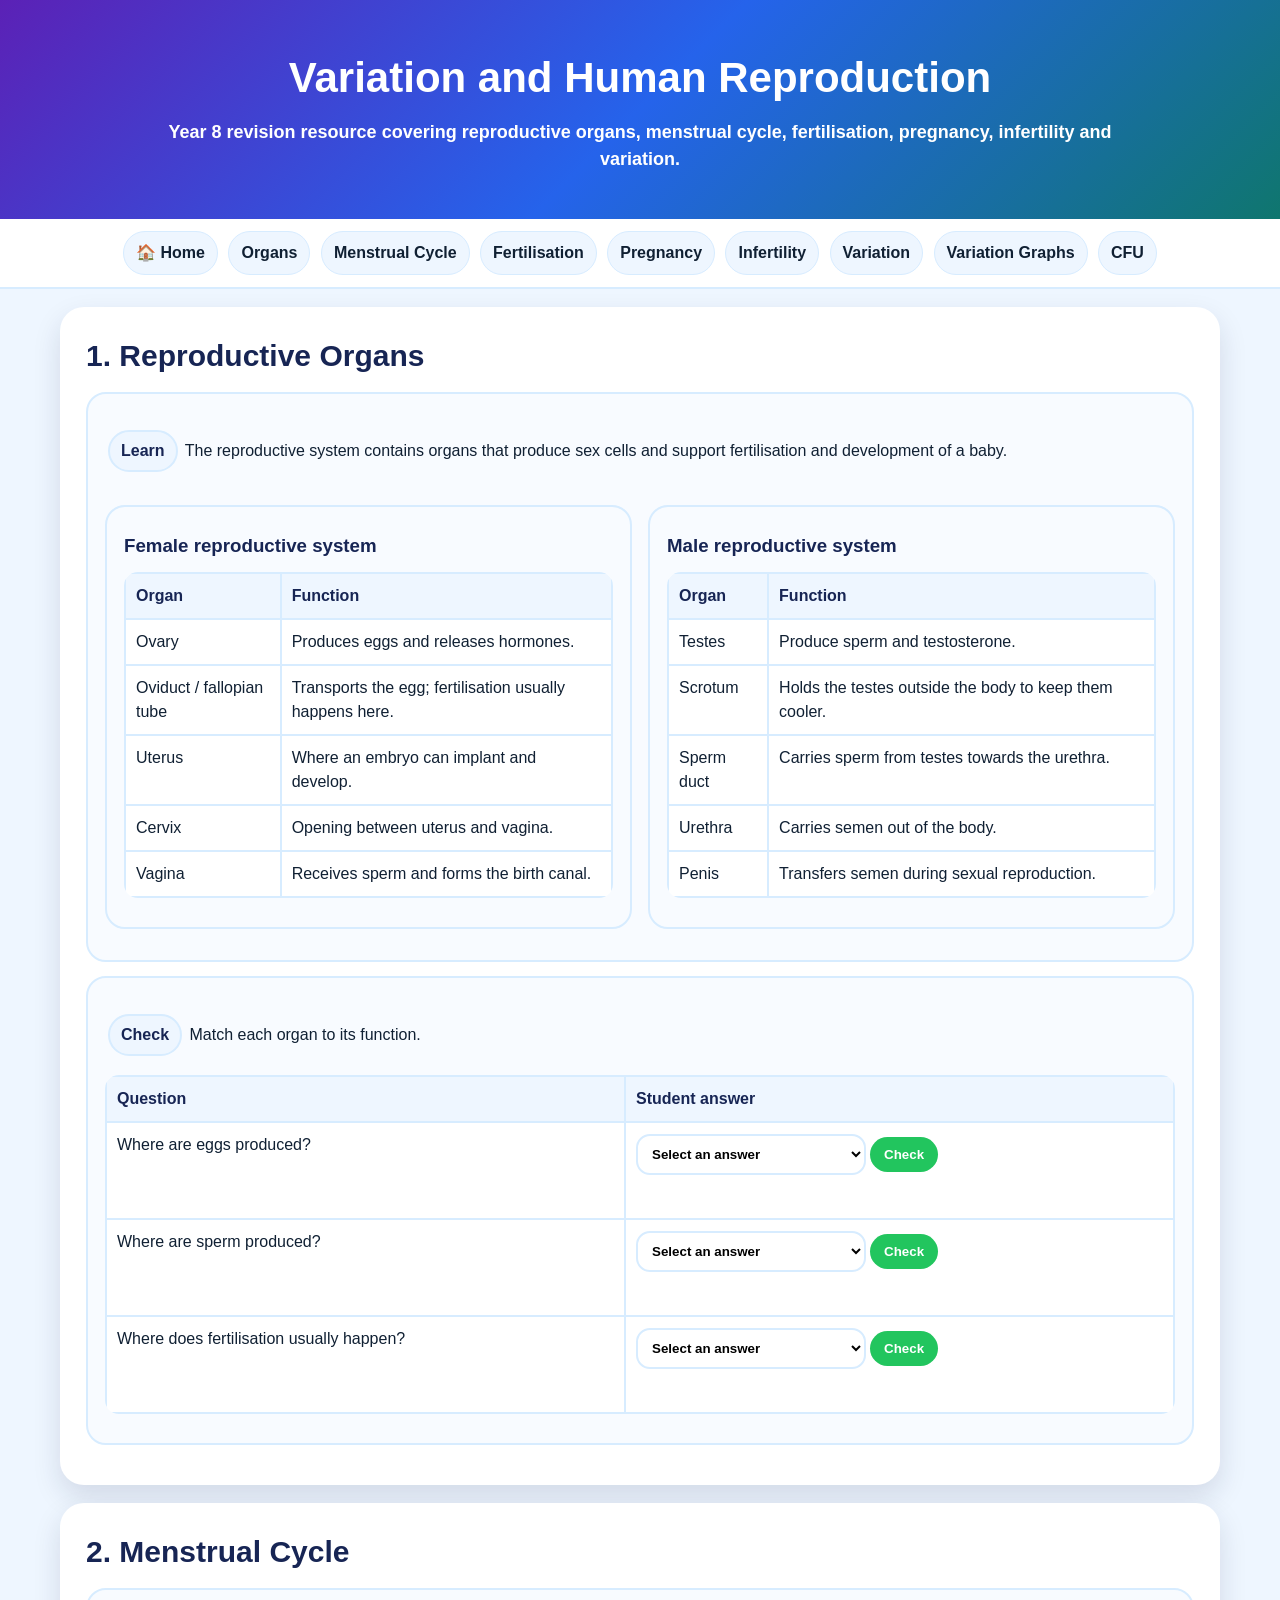
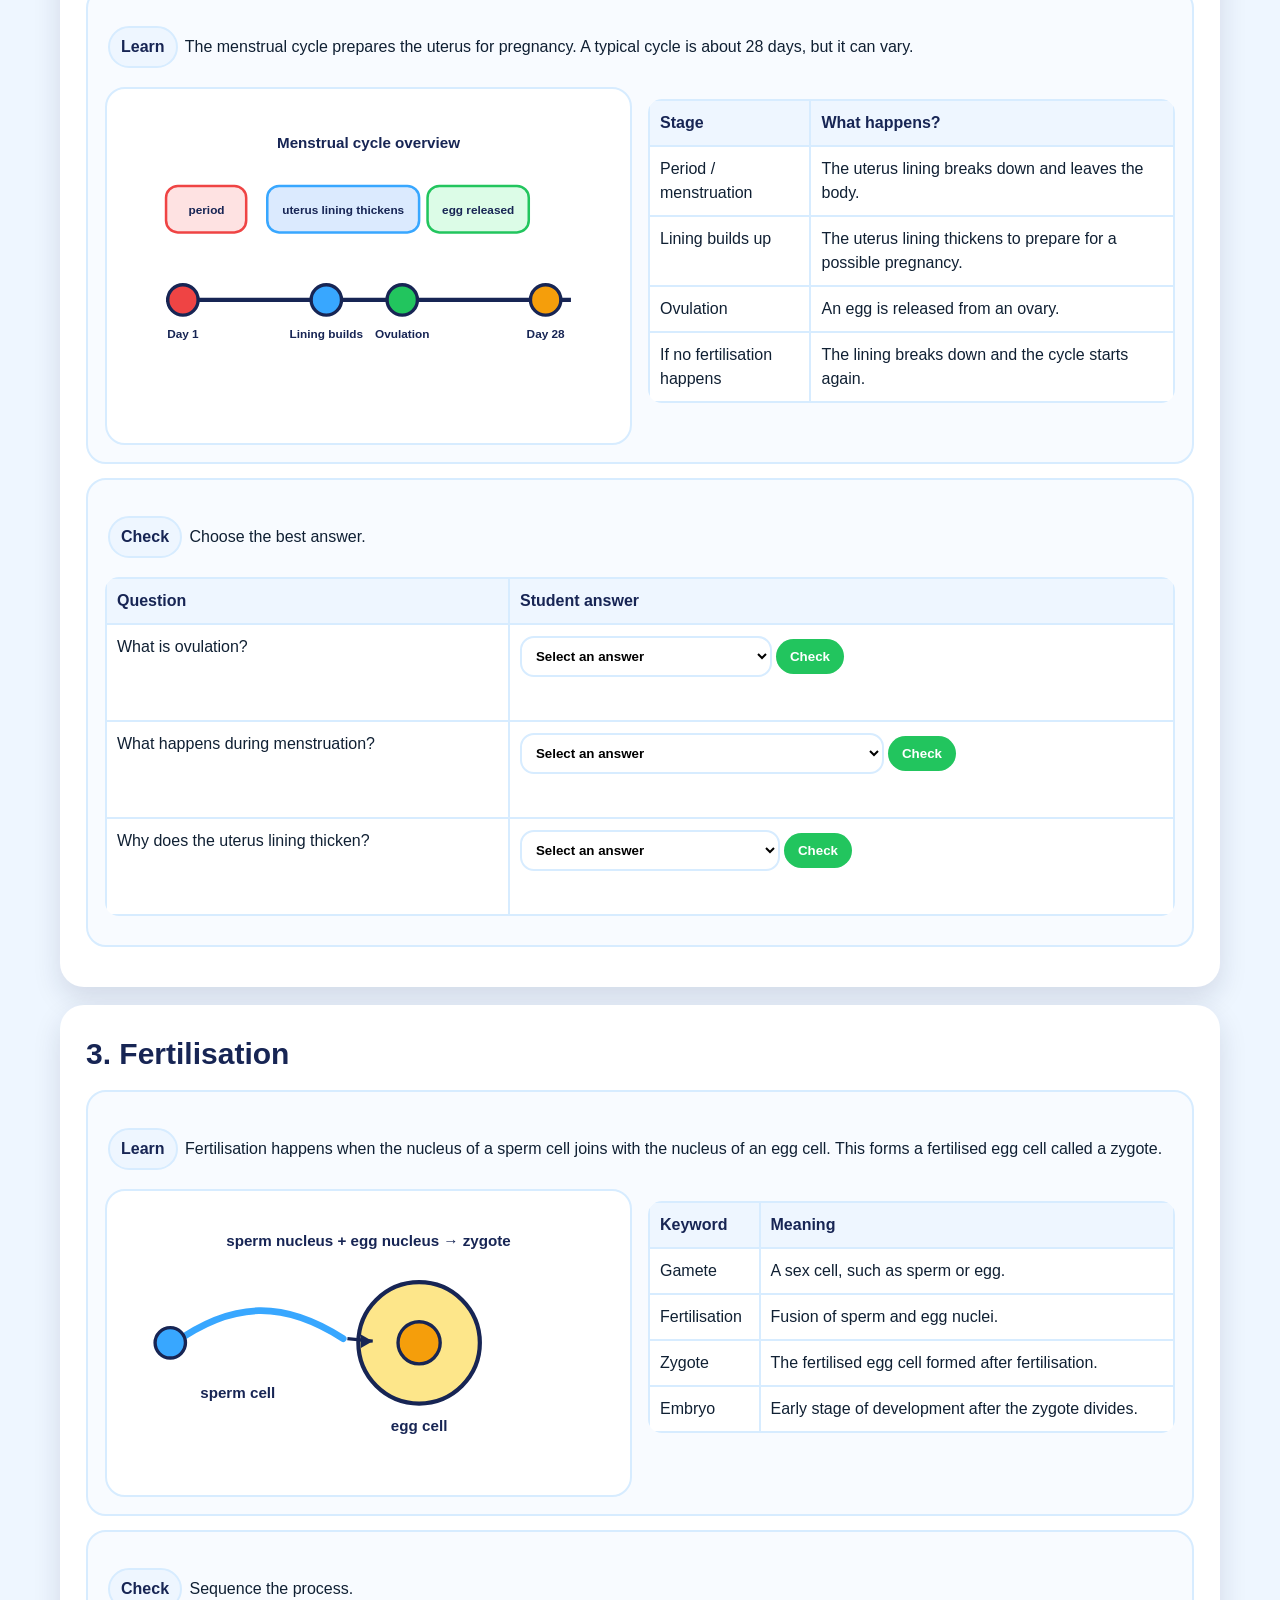
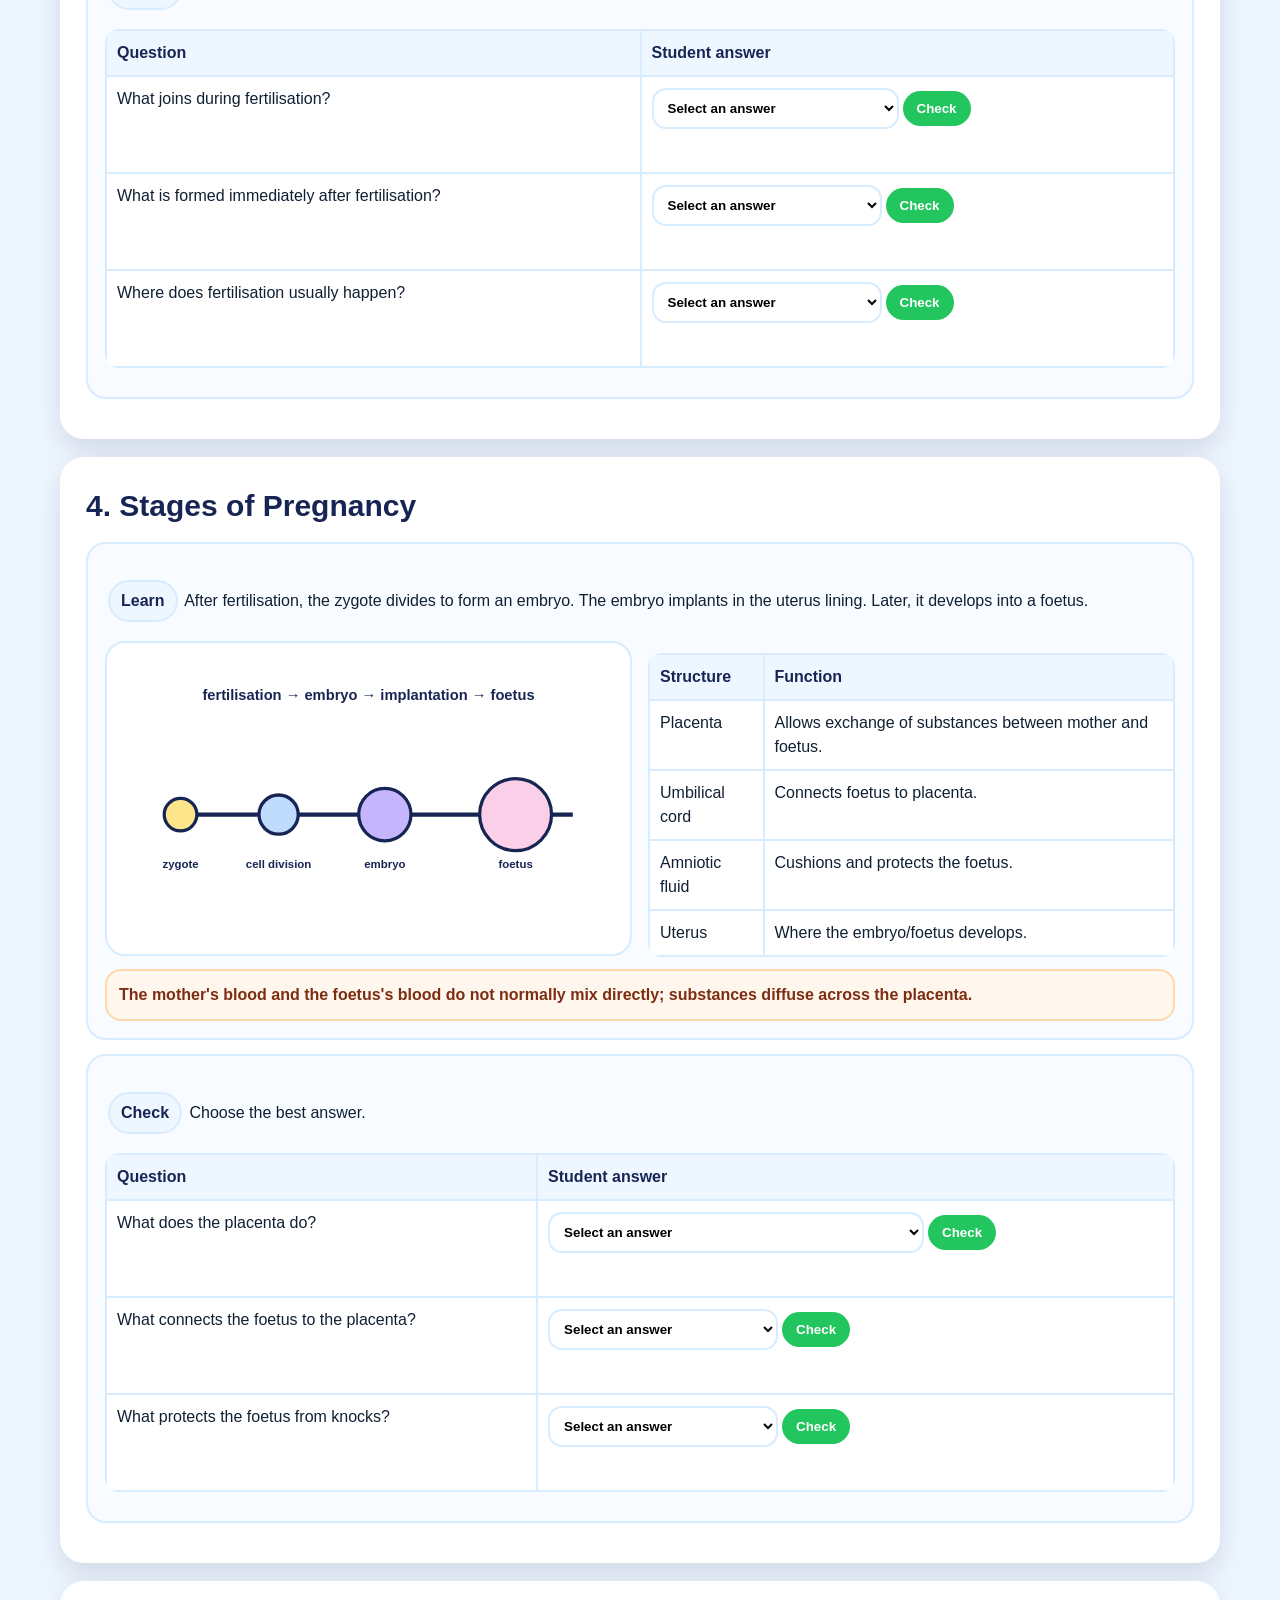
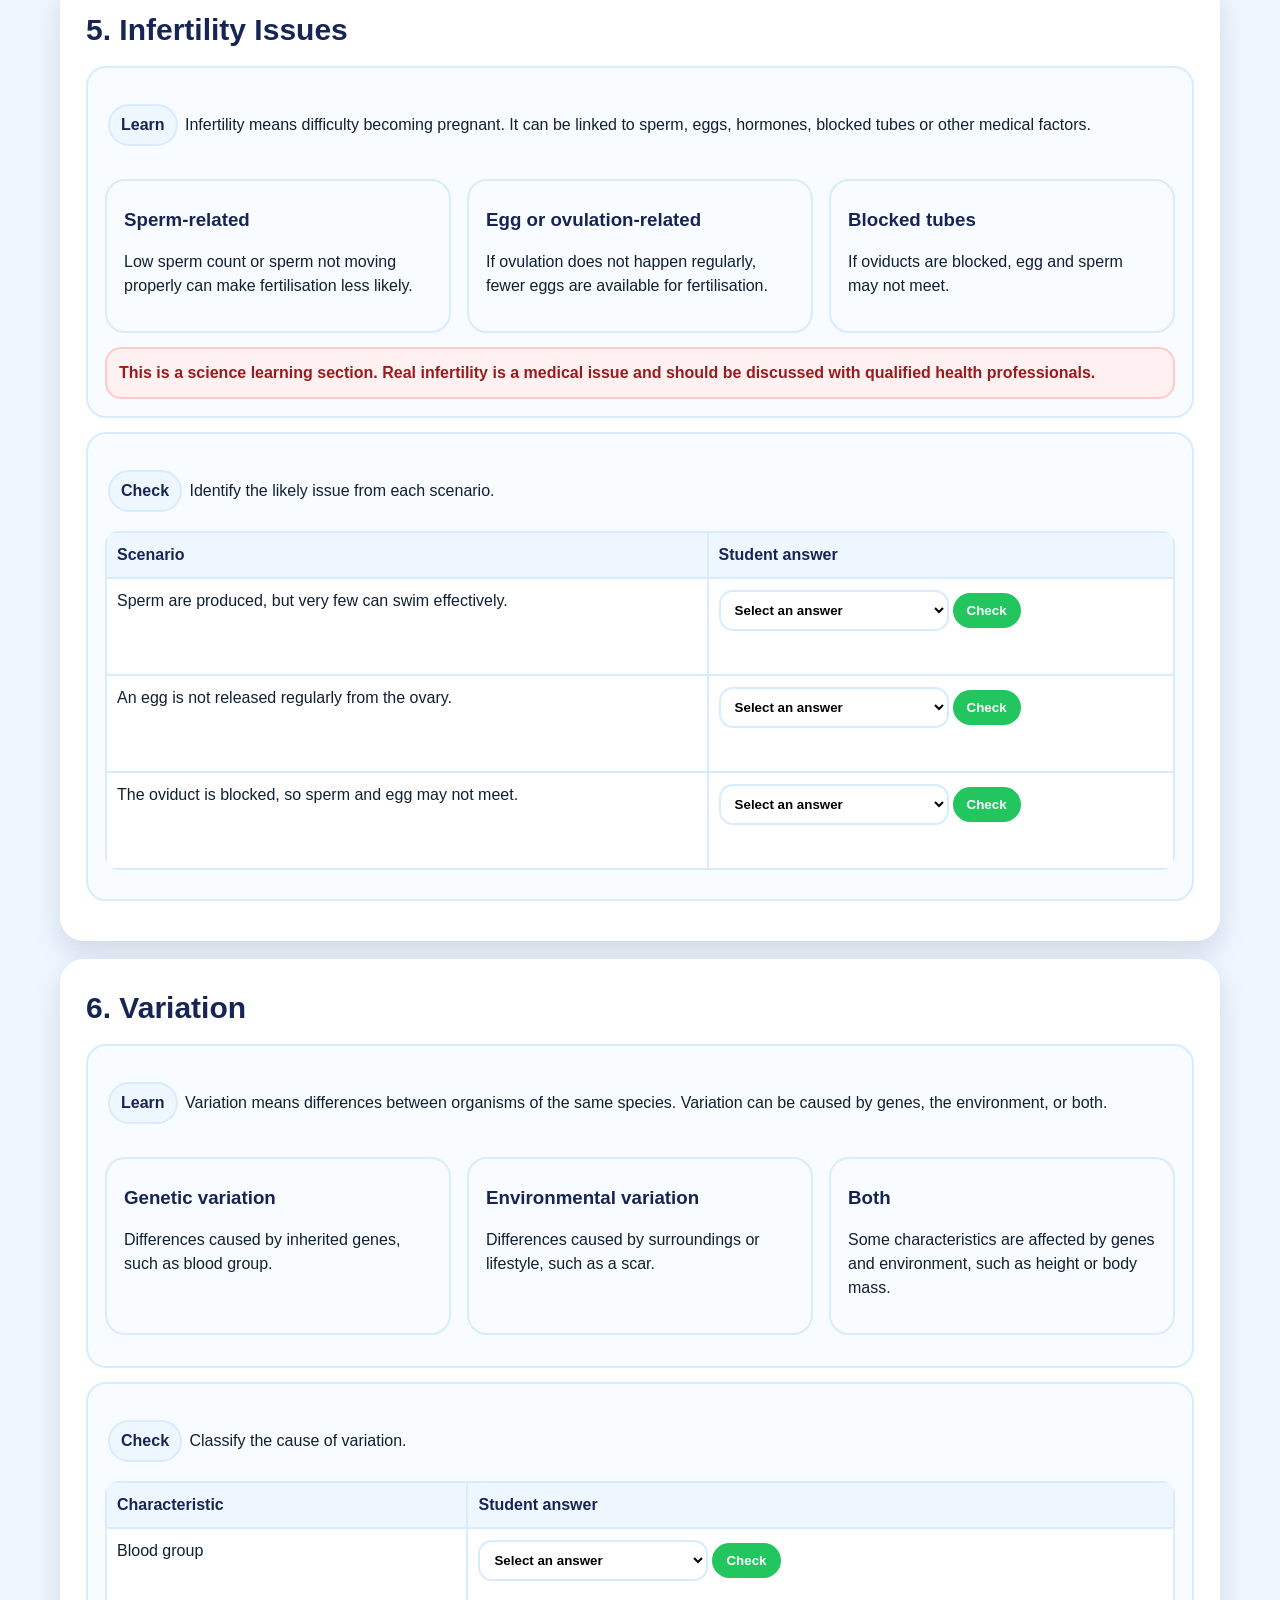
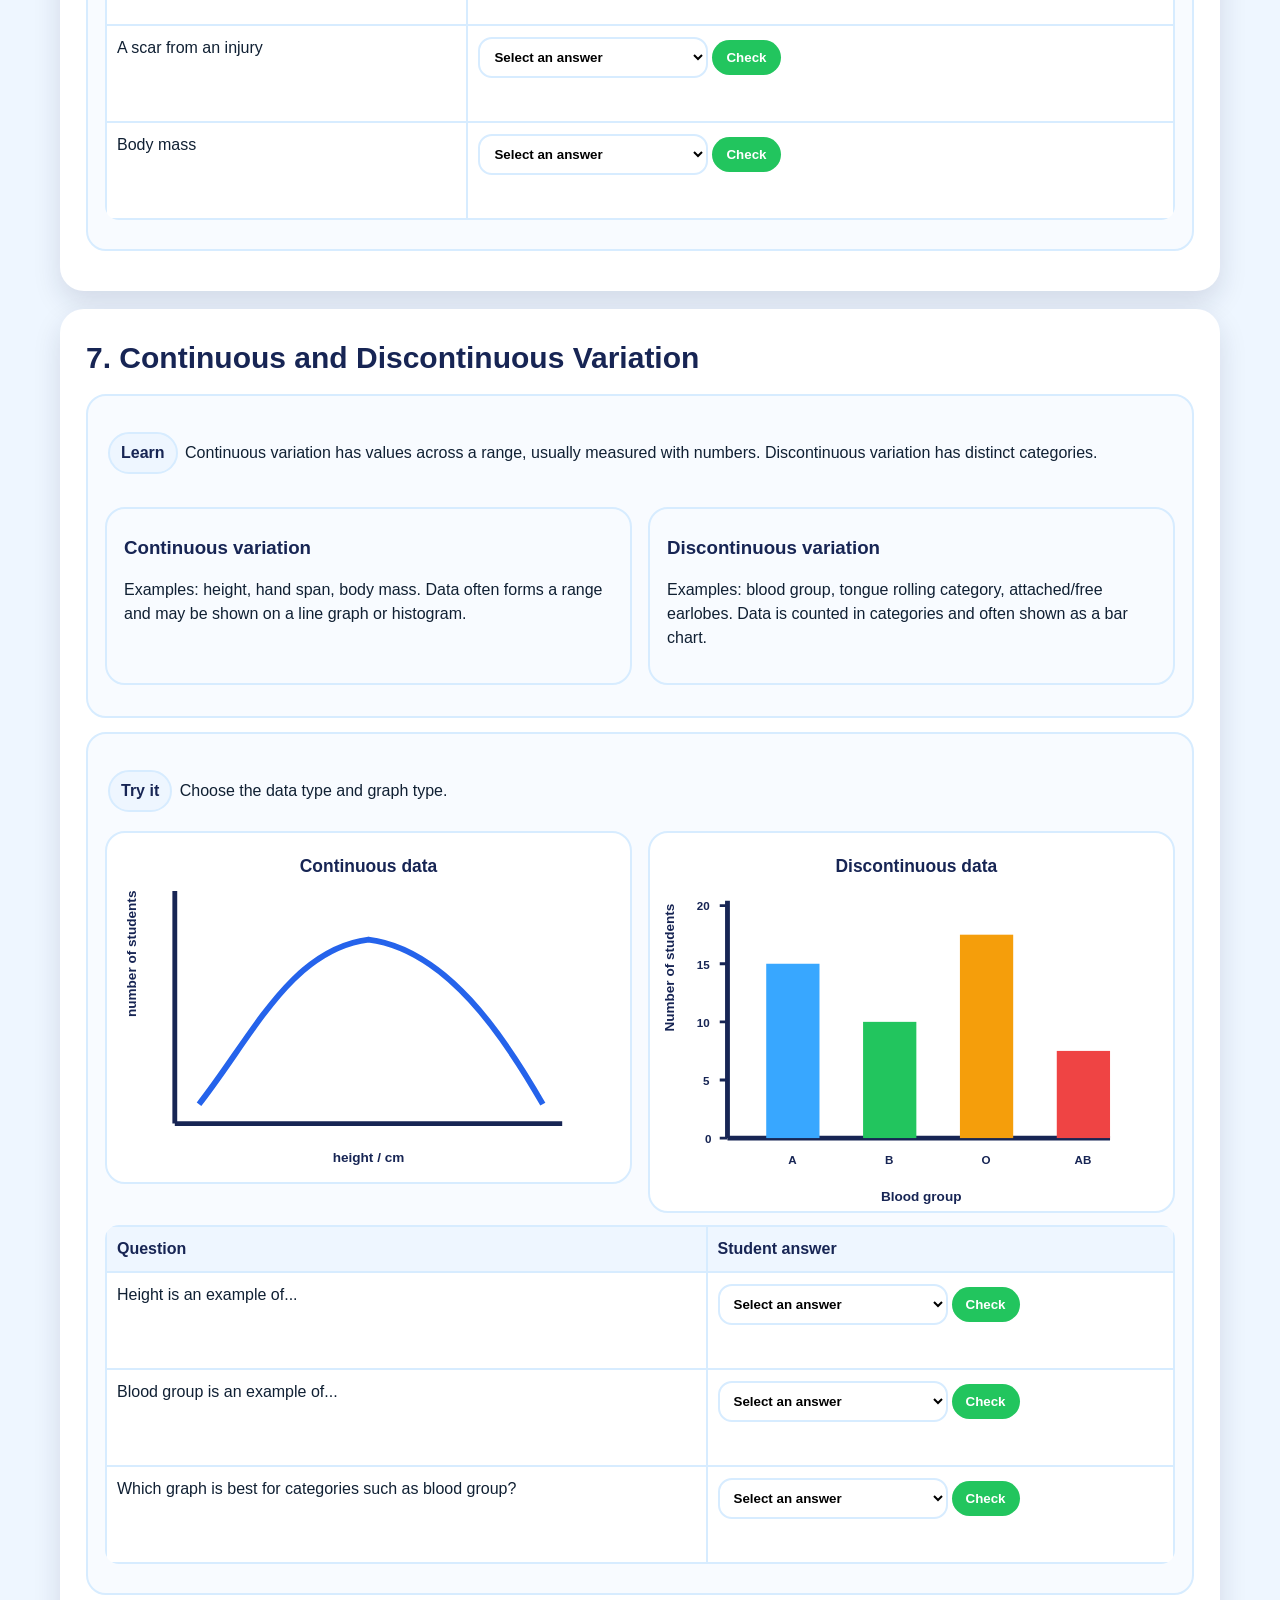
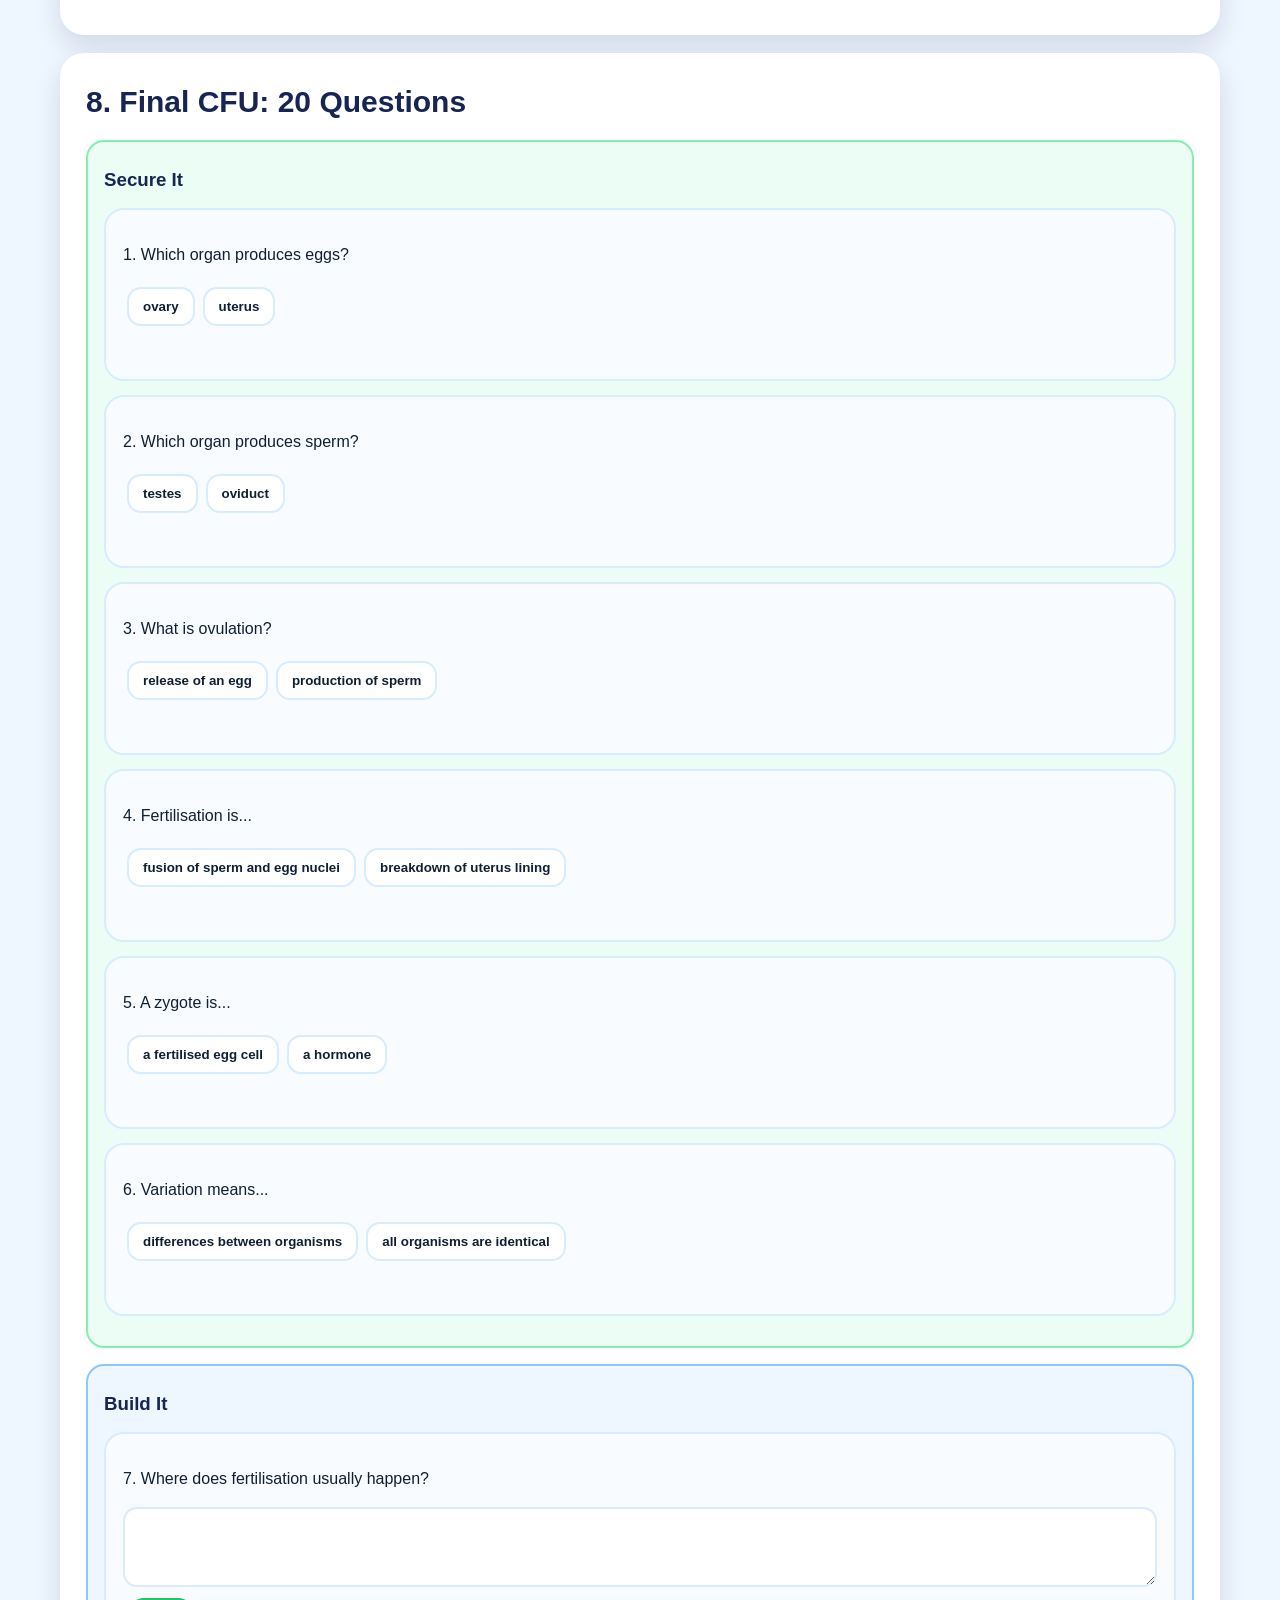
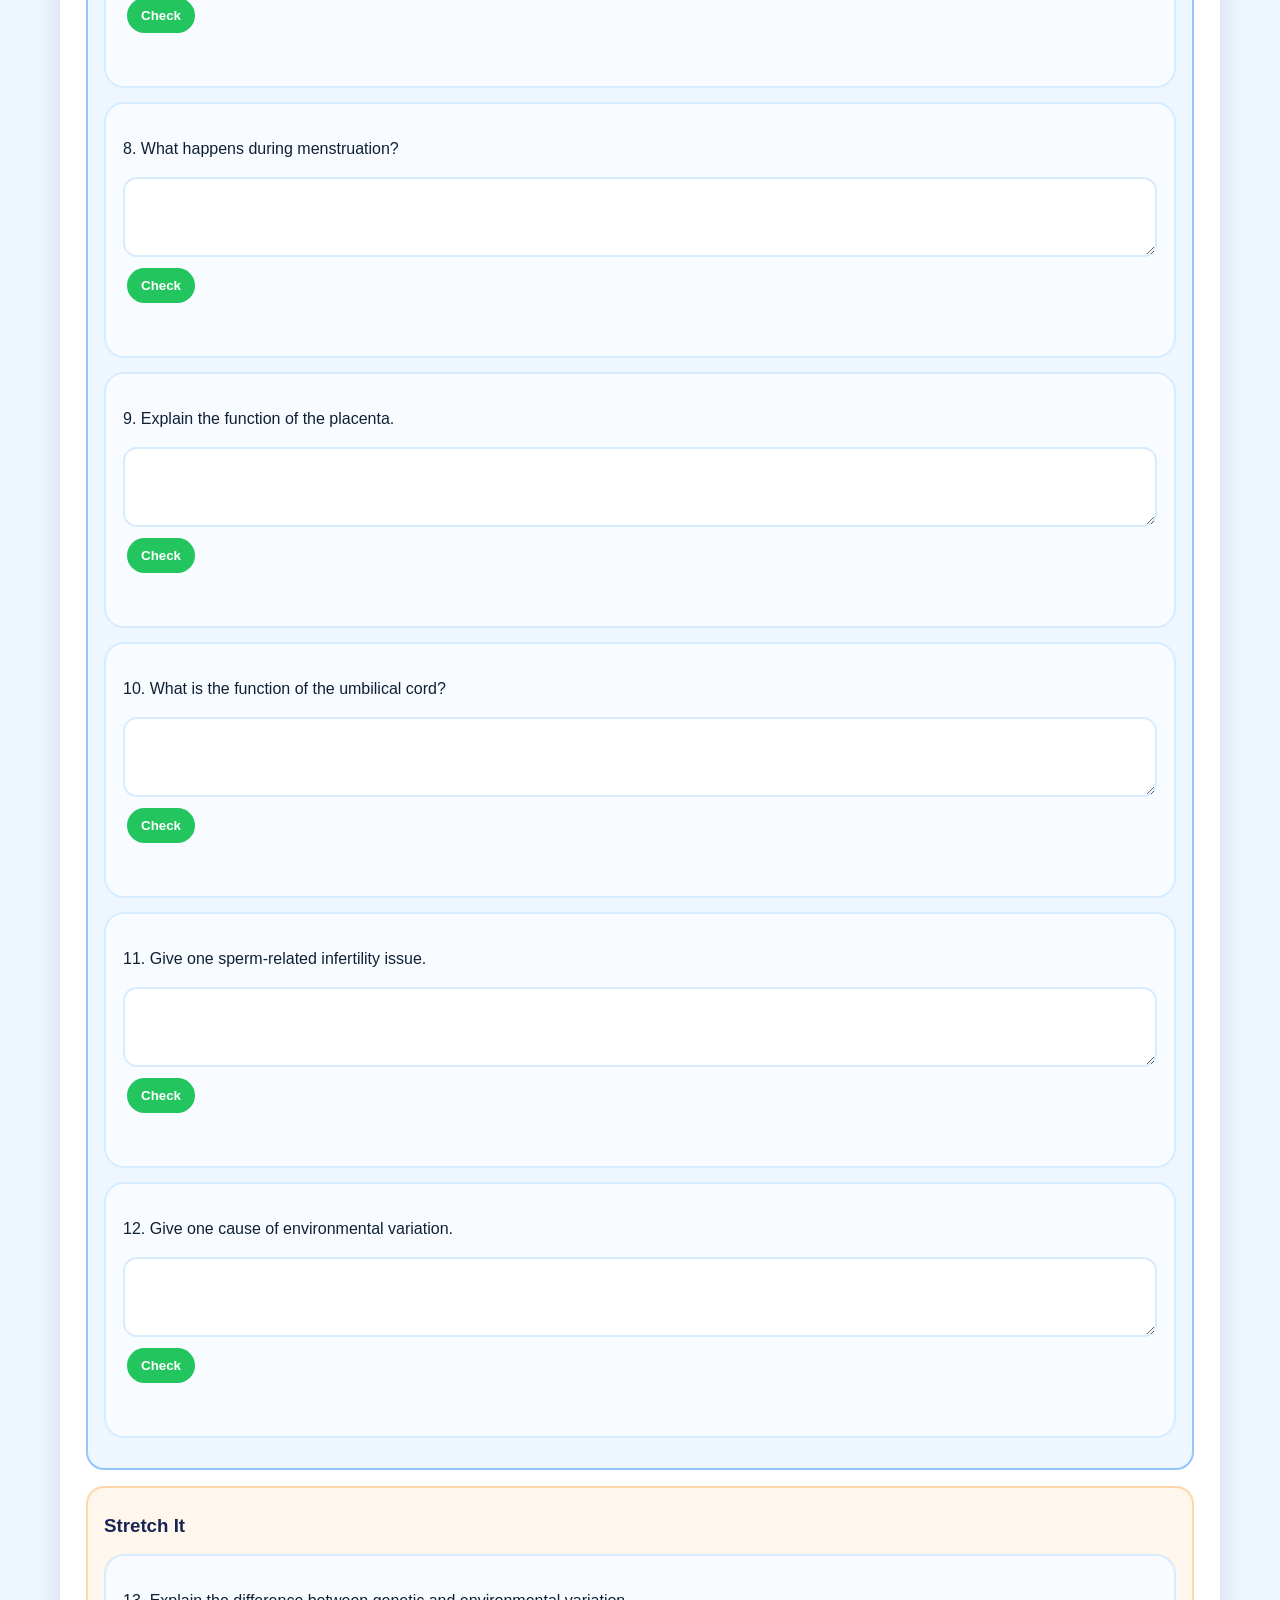
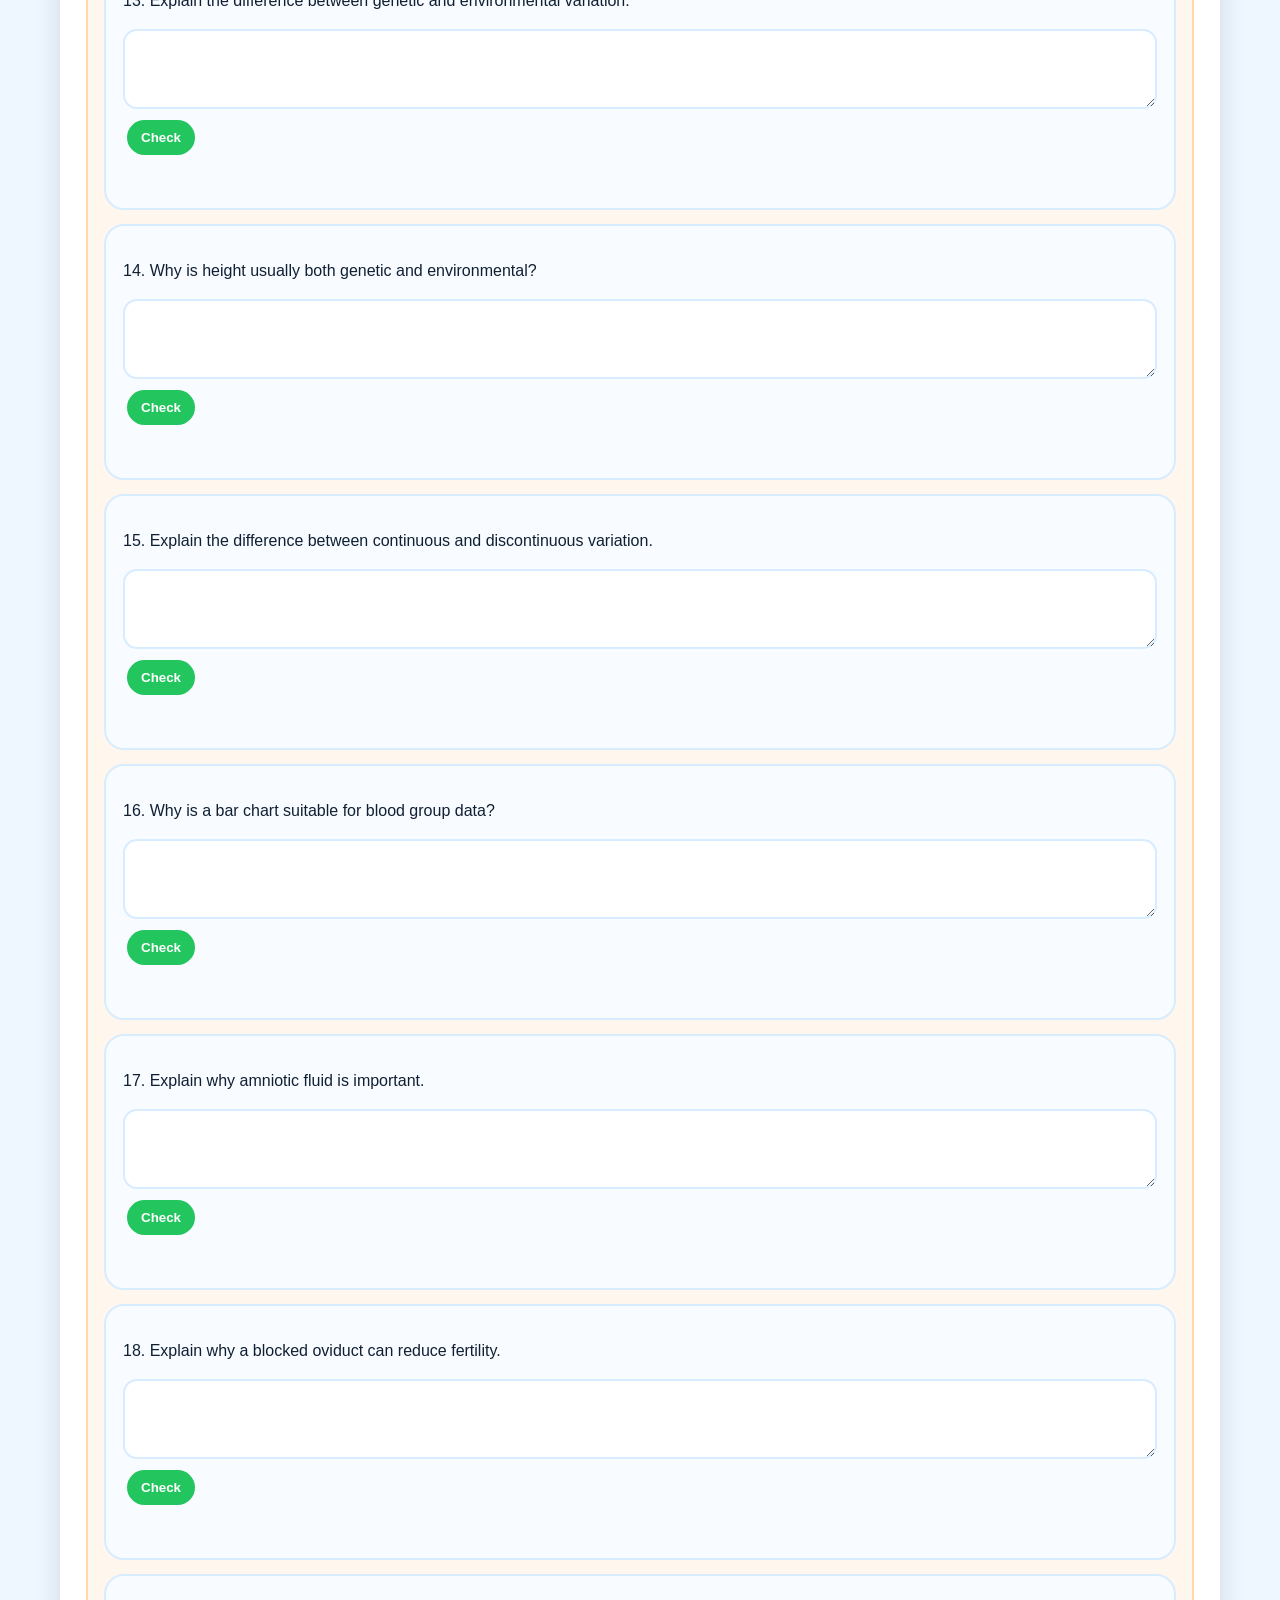
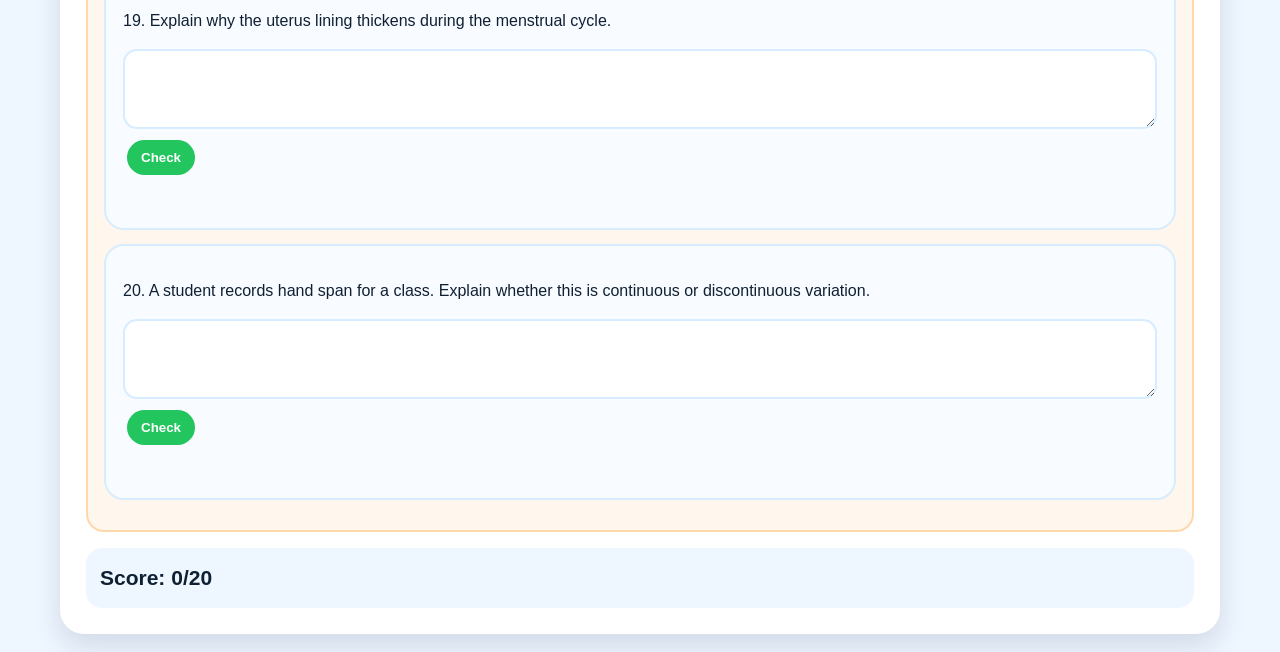
<file: variation-human-reproduction.html>
<!DOCTYPE html>
<html lang="en">
<head>
<meta charset="UTF-8">
<meta name="viewport" content="width=device-width,initial-scale=1.0">
<title>Year 8 Variation and Human Reproduction</title>
<style>
*{box-sizing:border-box}
html{scroll-behavior:smooth}
body{margin:0;font-family:Arial,Helvetica,sans-serif;background:#eef6ff;color:#102033;line-height:1.5}
.hero{background:linear-gradient(135deg,#5b21b6,#2563eb,#0f766e);color:white;text-align:center;padding:46px 18px}
.hero h1{font-size:42px;margin:0 0 10px}
.hero p{font-size:18px;font-weight:800;max-width:980px;margin:auto}
.nav{position:sticky;top:0;background:white;border-bottom:2px solid #d7ecff;text-align:center;padding:9px;z-index:30}
.nav a{display:inline-block;margin:3px;padding:9px 12px;background:#eef6ff;border:1px solid #d7ecff;border-radius:999px;text-decoration:none;color:#102033;font-weight:900}
section{max-width:1160px;margin:18px auto;background:white;border-radius:24px;padding:26px;box-shadow:0 12px 28px rgba(20,30,70,.13)}
h2{font-size:30px;color:#172554;margin:0 0 10px}
h3{color:#172554;margin:8px 0}
.card,.task,.quiz-card{border:2px solid #d7ecff;border-radius:20px;background:#f8fbff;padding:17px;margin:14px 0}
.two{display:grid;grid-template-columns:1fr 1fr;gap:16px}
.three{display:grid;grid-template-columns:repeat(3,1fr);gap:16px}
.controls{display:grid;grid-template-columns:repeat(3,1fr);gap:12px;margin:12px 0}
.control{background:white;border:2px solid #d7ecff;border-radius:16px;padding:12px;text-align:center;font-weight:900}
.control strong{display:block;font-size:20px;color:#172554;margin:4px 0}
button{border:0;border-radius:999px;padding:10px 14px;margin:4px;font-weight:900;cursor:pointer}
.green{background:#22c55e;color:white}.blue{background:#38a7ff;color:white}.orange{background:#f59e0b;color:white}.red{background:#ef4444;color:white}.purple{background:#7c3aed;color:white}.ghost{background:#eef6ff;border:2px solid #d7ecff;color:#102033}
.choice{background:white;border:2px solid #d7ecff;color:#102033;border-radius:14px}
.feedback{font-weight:900;margin-top:10px;min-height:22px}.ok{color:#15803d}.no{color:#dc2626}
.info{background:#fff7ed;border:2px solid #fed7aa;border-radius:16px;padding:12px;font-weight:900;color:#7c2d12}
.success{background:#ecfdf5;border:2px solid #86efac;border-radius:16px;padding:12px;font-weight:900;color:#166534}
.warn{background:#fff1f2;border:2px solid #fecaca;border-radius:16px;padding:12px;font-weight:900;color:#991b1b}
textarea{width:100%;min-height:80px;border:2px solid #d7ecff;border-radius:14px;padding:11px;font-size:16px}
input[type=number],input[type=text]{padding:11px;border:2px solid #d7ecff;border-radius:14px;font-size:16px;max-width:180px}
input[type=range]{width:100%}
select{padding:10px;border:2px solid #d7ecff;border-radius:14px;font-weight:900;background:white;max-width:100%;min-width:230px}
table{width:100%;border-collapse:collapse;background:white;border-radius:14px;overflow:hidden;margin:12px 0}
td,th{border:2px solid #d7ecff;padding:10px;text-align:left;vertical-align:top;overflow-wrap:anywhere}
th{background:#eef6ff;color:#172554}
svg{width:100%;height:auto;background:white;border:2px solid #d7ecff;border-radius:20px}
.label{font:bold 14px Arial;fill:#172554}
.big{font:bold 18px Arial;fill:#172554}
.small{font:bold 12px Arial;fill:#172554}
.step{display:inline-block;background:#eef6ff;border:2px solid #d7ecff;border-radius:999px;padding:7px 11px;margin:3px;font-weight:900;color:#172554}
.quiz-band{padding:16px;border-radius:18px;margin:16px 0}
.secure{background:#ecfdf5;border:2px solid #86efac}
.build{background:#eef6ff;border:2px solid #93c5fd}
.stretch{background:#fff7ed;border:2px solid #fed7aa}
.quiz-score{font-size:21px;font-weight:900;padding:14px;background:#eef6ff;border-radius:16px}
.pill{display:inline-block;border:2px solid #d7ecff;background:white;border-radius:999px;padding:7px 11px;font-weight:900;margin:3px}
.hiddenAns{color:#64748b;font-style:italic}
.bar{transition:height .35s,y .35s}
@media(max-width:850px){.two,.three,.controls{grid-template-columns:1fr}.nav{position:static}.hero h1{font-size:34px}}
</style>
</head>
<body>
<header class="hero">
<h1>Variation and Human Reproduction</h1>
<p>Year 8 revision resource covering reproductive organs, menstrual cycle, fertilisation, pregnancy, infertility and variation.</p>
</header>

<nav class="nav">
<a href="index.html">🏠 Home</a>
<a href="#organs">Organs</a>
<a href="#cycle">Menstrual Cycle</a>
<a href="#fertilisation">Fertilisation</a>
<a href="#pregnancy">Pregnancy</a>
<a href="#infertility">Infertility</a>
<a href="#variation">Variation</a>
<a href="#graphs">Variation Graphs</a>
<a href="#quiz">CFU</a>
</nav>

<section id="organs">
<h2>1. Reproductive Organs</h2>
<div class="task">
<p><span class="step">Learn</span> The reproductive system contains organs that produce sex cells and support fertilisation and development of a baby.</p>
<div class="two">
<div class="card">
<h3>Female reproductive system</h3>
<table>
<tr><th>Organ</th><th>Function</th></tr>
<tr><td>Ovary</td><td>Produces eggs and releases hormones.</td></tr>
<tr><td>Oviduct / fallopian tube</td><td>Transports the egg; fertilisation usually happens here.</td></tr>
<tr><td>Uterus</td><td>Where an embryo can implant and develop.</td></tr>
<tr><td>Cervix</td><td>Opening between uterus and vagina.</td></tr>
<tr><td>Vagina</td><td>Receives sperm and forms the birth canal.</td></tr>
</table>
</div>
<div class="card">
<h3>Male reproductive system</h3>
<table>
<tr><th>Organ</th><th>Function</th></tr>
<tr><td>Testes</td><td>Produce sperm and testosterone.</td></tr>
<tr><td>Scrotum</td><td>Holds the testes outside the body to keep them cooler.</td></tr>
<tr><td>Sperm duct</td><td>Carries sperm from testes towards the urethra.</td></tr>
<tr><td>Urethra</td><td>Carries semen out of the body.</td></tr>
<tr><td>Penis</td><td>Transfers semen during sexual reproduction.</td></tr>
</table>
</div>
</div>
</div>

<div class="task">
<p><span class="step">Check</span> Match each organ to its function.</p>
<table>
<tr><th>Question</th><th>Student answer</th></tr>
<tr><td>Where are eggs produced?</td><td><select id="orgQ1"><option value="">Select an answer</option><option value="ovary">ovary</option><option value="uterus">uterus</option><option value="cervix">cervix</option></select><button class="green" onclick="checkDropdown('orgQ1','ovary','orgF1','Correct: eggs are produced in the ovaries.','Model answer: Eggs are produced in the ovaries.')">Check</button><div id="orgF1" class="feedback"></div></td></tr>
<tr><td>Where are sperm produced?</td><td><select id="orgQ2"><option value="">Select an answer</option><option value="testes">testes</option><option value="penis">penis</option><option value="sperm duct">sperm duct</option></select><button class="green" onclick="checkDropdown('orgQ2','testes','orgF2','Correct: sperm are produced in the testes.','Model answer: Sperm are produced in the testes.')">Check</button><div id="orgF2" class="feedback"></div></td></tr>
<tr><td>Where does fertilisation usually happen?</td><td><select id="orgQ3"><option value="">Select an answer</option><option value="oviduct">oviduct/fallopian tube</option><option value="uterus">uterus</option><option value="ovary">ovary</option></select><button class="green" onclick="checkDropdown('orgQ3','oviduct','orgF3','Correct: fertilisation usually happens in the oviduct.','Model answer: Fertilisation usually happens in the oviduct, also called the fallopian tube.')">Check</button><div id="orgF3" class="feedback"></div></td></tr>
</table>
</div>
</section>

<section id="cycle">
<h2>2. Menstrual Cycle</h2>
<div class="task">
<p><span class="step">Learn</span> The menstrual cycle prepares the uterus for pregnancy. A typical cycle is about 28 days, but it can vary.</p>
<div class="two">
<svg viewBox="0 0 620 420" aria-label="menstrual cycle timeline">
<line x1="70" y1="250" x2="550" y2="250" stroke="#172554" stroke-width="5"/>
<circle cx="90" cy="250" r="18" fill="#ef4444" stroke="#172554" stroke-width="4"/>
<circle cx="260" cy="250" r="18" fill="#38a7ff" stroke="#172554" stroke-width="4"/>
<circle cx="350" cy="250" r="18" fill="#22c55e" stroke="#172554" stroke-width="4"/>
<circle cx="520" cy="250" r="18" fill="#f59e0b" stroke="#172554" stroke-width="4"/>
<text x="90" y="295" text-anchor="middle" class="label">Day 1</text>
<text x="260" y="295" text-anchor="middle" class="label">Lining builds</text>
<text x="350" y="295" text-anchor="middle" class="label">Ovulation</text>
<text x="520" y="295" text-anchor="middle" class="label">Day 28</text>
<text x="310" y="70" text-anchor="middle" class="big">Menstrual cycle overview</text>
<rect x="70" y="115" width="95" height="55" rx="14" fill="#fee2e2" stroke="#ef4444" stroke-width="3"/>
<text x="118" y="148" text-anchor="middle" class="label">period</text>
<rect x="190" y="115" width="180" height="55" rx="14" fill="#dbeafe" stroke="#38a7ff" stroke-width="3"/>
<text x="280" y="148" text-anchor="middle" class="label">uterus lining thickens</text>
<rect x="380" y="115" width="120" height="55" rx="14" fill="#dcfce7" stroke="#22c55e" stroke-width="3"/>
<text x="440" y="148" text-anchor="middle" class="label">egg released</text>
</svg>
<div>
<table>
<tr><th>Stage</th><th>What happens?</th></tr>
<tr><td>Period / menstruation</td><td>The uterus lining breaks down and leaves the body.</td></tr>
<tr><td>Lining builds up</td><td>The uterus lining thickens to prepare for a possible pregnancy.</td></tr>
<tr><td>Ovulation</td><td>An egg is released from an ovary.</td></tr>
<tr><td>If no fertilisation happens</td><td>The lining breaks down and the cycle starts again.</td></tr>
</table>
</div>
</div>
</div>

<div class="task">
<p><span class="step">Check</span> Choose the best answer.</p>
<table>
<tr><th>Question</th><th>Student answer</th></tr>
<tr><td>What is ovulation?</td><td><select id="cycQ1"><option value="">Select an answer</option><option value="egg released">an egg is released from an ovary</option><option value="lining leaves">uterus lining leaves the body</option><option value="sperm made">sperm are produced</option></select><button class="green" onclick="checkDropdown('cycQ1','egg released','cycF1','Correct: ovulation is the release of an egg.','Model answer: Ovulation is when an egg is released from an ovary.')">Check</button><div id="cycF1" class="feedback"></div></td></tr>
<tr><td>What happens during menstruation?</td><td><select id="cycQ2"><option value="">Select an answer</option><option value="lining breaks down">the uterus lining breaks down and leaves the body</option><option value="egg fertilised">an egg is fertilised</option><option value="baby born">a baby is born</option></select><button class="green" onclick="checkDropdown('cycQ2','lining breaks down','cycF2','Correct: the uterus lining breaks down.','Model answer: During menstruation, the uterus lining breaks down and leaves the body.')">Check</button><div id="cycF2" class="feedback"></div></td></tr>
<tr><td>Why does the uterus lining thicken?</td><td><select id="cycQ3"><option value="">Select an answer</option><option value="prepare pregnancy">to prepare for possible pregnancy</option><option value="make sperm">to make sperm</option><option value="release egg">to release an egg</option></select><button class="green" onclick="checkDropdown('cycQ3','prepare pregnancy','cycF3','Correct: it prepares for possible pregnancy.','Model answer: The uterus lining thickens so an embryo could implant if fertilisation happens.')">Check</button><div id="cycF3" class="feedback"></div></td></tr>
</table>
</div>
</section>

<section id="fertilisation">
<h2>3. Fertilisation</h2>
<div class="task">
<p><span class="step">Learn</span> Fertilisation happens when the nucleus of a sperm cell joins with the nucleus of an egg cell. This forms a fertilised egg cell called a zygote.</p>
<div class="two">
<svg viewBox="0 0 620 360" aria-label="fertilisation model">
<circle cx="370" cy="180" r="72" fill="#fde68a" stroke="#172554" stroke-width="5"/>
<circle cx="370" cy="180" r="25" fill="#f59e0b" stroke="#172554" stroke-width="4"/>
<text x="370" y="285" text-anchor="middle" class="big">egg cell</text>
<path d="M80 180 C150 130 210 130 280 175" stroke="#38a7ff" stroke-width="8" fill="none" stroke-linecap="round"/>
<circle cx="75" cy="180" r="18" fill="#38a7ff" stroke="#172554" stroke-width="4"/>
<text x="155" y="245" text-anchor="middle" class="big">sperm cell</text>
<path d="M285 175 L315 178" stroke="#172554" stroke-width="4"/>
<path d="M315 178 l-14 -8 v16 z" fill="#172554"/>
<text x="310" y="65" class="big" text-anchor="middle">sperm nucleus + egg nucleus → zygote</text>
</svg>
<div>
<table>
<tr><th>Keyword</th><th>Meaning</th></tr>
<tr><td>Gamete</td><td>A sex cell, such as sperm or egg.</td></tr>
<tr><td>Fertilisation</td><td>Fusion of sperm and egg nuclei.</td></tr>
<tr><td>Zygote</td><td>The fertilised egg cell formed after fertilisation.</td></tr>
<tr><td>Embryo</td><td>Early stage of development after the zygote divides.</td></tr>
</table>
</div>
</div>
</div>

<div class="task">
<p><span class="step">Check</span> Sequence the process.</p>
<table>
<tr><th>Question</th><th>Student answer</th></tr>
<tr><td>What joins during fertilisation?</td><td><select id="ferQ1"><option value="">Select an answer</option><option value="nuclei">sperm nucleus and egg nucleus</option><option value="uterus lining">uterus lining and ovary</option><option value="placenta">placenta and umbilical cord</option></select><button class="green" onclick="checkDropdown('ferQ1','nuclei','ferF1','Correct: the nuclei join.','Model answer: Fertilisation is the fusion of the sperm nucleus and egg nucleus.')">Check</button><div id="ferF1" class="feedback"></div></td></tr>
<tr><td>What is formed immediately after fertilisation?</td><td><select id="ferQ2"><option value="">Select an answer</option><option value="zygote">zygote</option><option value="foetus">foetus</option><option value="placenta">placenta</option></select><button class="green" onclick="checkDropdown('ferQ2','zygote','ferF2','Correct: a zygote forms.','Model answer: A zygote forms immediately after fertilisation.')">Check</button><div id="ferF2" class="feedback"></div></td></tr>
<tr><td>Where does fertilisation usually happen?</td><td><select id="ferQ3"><option value="">Select an answer</option><option value="oviduct">oviduct/fallopian tube</option><option value="vagina">vagina</option><option value="uterus lining">uterus lining</option></select><button class="green" onclick="checkDropdown('ferQ3','oviduct','ferF3','Correct: usually in the oviduct.','Model answer: Fertilisation usually happens in the oviduct/fallopian tube.')">Check</button><div id="ferF3" class="feedback"></div></td></tr>
</table>
</div>
</section>

<section id="pregnancy">
<h2>4. Stages of Pregnancy</h2>
<div class="task">
<p><span class="step">Learn</span> After fertilisation, the zygote divides to form an embryo. The embryo implants in the uterus lining. Later, it develops into a foetus.</p>
<div class="two">
<svg viewBox="0 0 640 380" aria-label="pregnancy stages">
<line x1="70" y1="210" x2="570" y2="210" stroke="#172554" stroke-width="5"/>
<circle cx="90" cy="210" r="20" fill="#fde68a" stroke="#172554" stroke-width="4"/>
<circle cx="210" cy="210" r="24" fill="#bfdbfe" stroke="#172554" stroke-width="4"/>
<circle cx="340" cy="210" r="32" fill="#c4b5fd" stroke="#172554" stroke-width="4"/>
<circle cx="500" cy="210" r="44" fill="#fbcfe8" stroke="#172554" stroke-width="4"/>
<text x="90" y="275" text-anchor="middle" class="label">zygote</text>
<text x="210" y="275" text-anchor="middle" class="label">cell division</text>
<text x="340" y="275" text-anchor="middle" class="label">embryo</text>
<text x="500" y="275" text-anchor="middle" class="label">foetus</text>
<text x="320" y="70" text-anchor="middle" class="big">fertilisation → embryo → implantation → foetus</text>
</svg>
<div>
<table>
<tr><th>Structure</th><th>Function</th></tr>
<tr><td>Placenta</td><td>Allows exchange of substances between mother and foetus.</td></tr>
<tr><td>Umbilical cord</td><td>Connects foetus to placenta.</td></tr>
<tr><td>Amniotic fluid</td><td>Cushions and protects the foetus.</td></tr>
<tr><td>Uterus</td><td>Where the embryo/foetus develops.</td></tr>
</table>
</div>
</div>
<div class="info">The mother's blood and the foetus's blood do not normally mix directly; substances diffuse across the placenta.</div>
</div>

<div class="task">
<p><span class="step">Check</span> Choose the best answer.</p>
<table>
<tr><th>Question</th><th>Student answer</th></tr>
<tr><td>What does the placenta do?</td><td><select id="pregQ1"><option value="">Select an answer</option><option value="exchange">exchange of substances between mother and foetus</option><option value="make sperm">make sperm</option><option value="release egg">release an egg</option></select><button class="green" onclick="checkDropdown('pregQ1','exchange','pregF1','Correct: the placenta exchanges substances.','Model answer: The placenta allows substances such as oxygen and glucose to pass to the foetus, and waste such as carbon dioxide to pass away.')">Check</button><div id="pregF1" class="feedback"></div></td></tr>
<tr><td>What connects the foetus to the placenta?</td><td><select id="pregQ2"><option value="">Select an answer</option><option value="umbilical cord">umbilical cord</option><option value="oviduct">oviduct</option><option value="cervix">cervix</option></select><button class="green" onclick="checkDropdown('pregQ2','umbilical cord','pregF2','Correct: the umbilical cord connects the foetus to the placenta.','Model answer: The umbilical cord connects the foetus to the placenta.')">Check</button><div id="pregF2" class="feedback"></div></td></tr>
<tr><td>What protects the foetus from knocks?</td><td><select id="pregQ3"><option value="">Select an answer</option><option value="amniotic fluid">amniotic fluid</option><option value="sperm duct">sperm duct</option><option value="ovary">ovary</option></select><button class="green" onclick="checkDropdown('pregQ3','amniotic fluid','pregF3','Correct: amniotic fluid cushions the foetus.','Model answer: Amniotic fluid cushions and protects the foetus from knocks.')">Check</button><div id="pregF3" class="feedback"></div></td></tr>
</table>
</div>
</section>

<section id="infertility">
<h2>5. Infertility Issues</h2>
<div class="task">
<p><span class="step">Learn</span> Infertility means difficulty becoming pregnant. It can be linked to sperm, eggs, hormones, blocked tubes or other medical factors.</p>
<div class="three">
<div class="card"><h3>Sperm-related</h3><p>Low sperm count or sperm not moving properly can make fertilisation less likely.</p></div>
<div class="card"><h3>Egg or ovulation-related</h3><p>If ovulation does not happen regularly, fewer eggs are available for fertilisation.</p></div>
<div class="card"><h3>Blocked tubes</h3><p>If oviducts are blocked, egg and sperm may not meet.</p></div>
</div>
<div class="warn">This is a science learning section. Real infertility is a medical issue and should be discussed with qualified health professionals.</div>
</div>

<div class="task">
<p><span class="step">Check</span> Identify the likely issue from each scenario.</p>
<table>
<tr><th>Scenario</th><th>Student answer</th></tr>
<tr><td>Sperm are produced, but very few can swim effectively.</td><td><select id="infQ1"><option value="">Select an answer</option><option value="sperm">sperm-related issue</option><option value="blocked tube">blocked oviduct</option><option value="implantation">implantation issue</option></select><button class="green" onclick="checkDropdown('infQ1','sperm','infF1','Correct: this is sperm-related.','Model answer: This is a sperm-related issue because sperm movement is affected.')">Check</button><div id="infF1" class="feedback"></div></td></tr>
<tr><td>An egg is not released regularly from the ovary.</td><td><select id="infQ2"><option value="">Select an answer</option><option value="ovulation">ovulation issue</option><option value="sperm">sperm-related issue</option><option value="placenta">placenta issue</option></select><button class="green" onclick="checkDropdown('infQ2','ovulation','infF2','Correct: this is an ovulation issue.','Model answer: This is an ovulation issue because an egg is not released regularly.')">Check</button><div id="infF2" class="feedback"></div></td></tr>
<tr><td>The oviduct is blocked, so sperm and egg may not meet.</td><td><select id="infQ3"><option value="">Select an answer</option><option value="blocked tube">blocked oviduct</option><option value="uterus lining">period</option><option value="sperm duct">sperm duct</option></select><button class="green" onclick="checkDropdown('infQ3','blocked tube','infF3','Correct: the oviduct is blocked.','Model answer: A blocked oviduct can prevent sperm and egg meeting, reducing the chance of fertilisation.')">Check</button><div id="infF3" class="feedback"></div></td></tr>
</table>
</div>
</section>

<section id="variation">
<h2>6. Variation</h2>
<div class="task">
<p><span class="step">Learn</span> Variation means differences between organisms of the same species. Variation can be caused by genes, the environment, or both.</p>
<div class="three">
<div class="card"><h3>Genetic variation</h3><p>Differences caused by inherited genes, such as blood group.</p></div>
<div class="card"><h3>Environmental variation</h3><p>Differences caused by surroundings or lifestyle, such as a scar.</p></div>
<div class="card"><h3>Both</h3><p>Some characteristics are affected by genes and environment, such as height or body mass.</p></div>
</div>
</div>

<div class="task">
<p><span class="step">Check</span> Classify the cause of variation.</p>
<table>
<tr><th>Characteristic</th><th>Student answer</th></tr>
<tr><td>Blood group</td><td><select id="varQ1"><option value="">Select an answer</option><option value="genetic">genetic</option><option value="environmental">environmental</option><option value="both">both</option></select><button class="green" onclick="checkDropdown('varQ1','genetic','varF1','Correct: blood group is genetic.','Model answer: Blood group is caused by inherited genes.')">Check</button><div id="varF1" class="feedback"></div></td></tr>
<tr><td>A scar from an injury</td><td><select id="varQ2"><option value="">Select an answer</option><option value="genetic">genetic</option><option value="environmental">environmental</option><option value="both">both</option></select><button class="green" onclick="checkDropdown('varQ2','environmental','varF2','Correct: a scar is environmental.','Model answer: A scar is environmental because it is caused by an injury, not inherited genes.')">Check</button><div id="varF2" class="feedback"></div></td></tr>
<tr><td>Body mass</td><td><select id="varQ3"><option value="">Select an answer</option><option value="genetic">genetic only</option><option value="environmental">environmental only</option><option value="both">both</option></select><button class="green" onclick="checkDropdown('varQ3','both','varF3','Correct: body mass can be affected by genes and environment.','Model answer: Body mass is affected by both genes and environmental factors such as diet and activity.')">Check</button><div id="varF3" class="feedback"></div></td></tr>
</table>
</div>
</section>

<section id="graphs">
<h2>7. Continuous and Discontinuous Variation</h2>
<div class="task">
<p><span class="step">Learn</span> Continuous variation has values across a range, usually measured with numbers. Discontinuous variation has distinct categories.</p>
<div class="two">
<div class="card"><h3>Continuous variation</h3><p>Examples: height, hand span, body mass. Data often forms a range and may be shown on a line graph or histogram.</p></div>
<div class="card"><h3>Discontinuous variation</h3><p>Examples: blood group, tongue rolling category, attached/free earlobes. Data is counted in categories and often shown as a bar chart.</p></div>
</div>
</div>

<div class="task">
<p><span class="step">Try it</span> Choose the data type and graph type.</p>
<div class="two">
<svg viewBox="0 0 540 360" aria-label="continuous variation graph">
<line x1="70" y1="300" x2="470" y2="300" stroke="#172554" stroke-width="5"/>
<line x1="70" y1="300" x2="70" y2="60" stroke="#172554" stroke-width="5"/>
<path d="M95 280 C150 210 190 120 270 110 C350 120 410 210 450 280" stroke="#2563eb" stroke-width="6" fill="none"/>
<text x="270" y="340" text-anchor="middle" class="label">height / cm</text>
<text x="30" y="190" class="label" transform="rotate(-90 30 190)">number of students</text>
<text x="270" y="40" text-anchor="middle" class="big">Continuous data</text>
</svg>
<svg viewBox="0 0 540 390" aria-label="discontinuous variation bar chart with labelled axes">
<line x1="80" y1="315" x2="475" y2="315" stroke="#172554" stroke-width="5"/>
<line x1="80" y1="315" x2="80" y2="70" stroke="#172554" stroke-width="5"/>

<!-- y-axis tick marks and labels -->
<line x1="72" y1="315" x2="80" y2="315" stroke="#172554" stroke-width="3"/>
<line x1="72" y1="255" x2="80" y2="255" stroke="#172554" stroke-width="3"/>
<line x1="72" y1="195" x2="80" y2="195" stroke="#172554" stroke-width="3"/>
<line x1="72" y1="135" x2="80" y2="135" stroke="#172554" stroke-width="3"/>
<line x1="72" y1="75" x2="80" y2="75" stroke="#172554" stroke-width="3"/>
<text x="60" y="320" text-anchor="middle" class="small">0</text>
<text x="58" y="260" text-anchor="middle" class="small">5</text>
<text x="55" y="200" text-anchor="middle" class="small">10</text>
<text x="55" y="140" text-anchor="middle" class="small">15</text>
<text x="55" y="80" text-anchor="middle" class="small">20</text>

<!-- bars -->
<rect x="120" y="135" width="55" height="180" fill="#38a7ff"/>
<rect x="220" y="195" width="55" height="120" fill="#22c55e"/>
<rect x="320" y="105" width="55" height="210" fill="#f59e0b"/>
<rect x="420" y="225" width="55" height="90" fill="#ef4444"/>

<!-- category labels -->
<text x="147" y="342" text-anchor="middle" class="small">A</text>
<text x="247" y="342" text-anchor="middle" class="small">B</text>
<text x="347" y="342" text-anchor="middle" class="small">O</text>
<text x="447" y="342" text-anchor="middle" class="small">AB</text>

<!-- axis titles and graph title -->
<text x="280" y="380" text-anchor="middle" class="label">Blood group</text>
<text x="25" y="205" class="label" transform="rotate(-90 25 205)">Number of students</text>
<text x="275" y="40" text-anchor="middle" class="big">Discontinuous data</text>
</svg>
</div>
<table>
<tr><th>Question</th><th>Student answer</th></tr>
<tr><td>Height is an example of...</td><td><select id="graphQ1"><option value="">Select an answer</option><option value="continuous">continuous variation</option><option value="discontinuous">discontinuous variation</option></select><button class="green" onclick="checkDropdown('graphQ1','continuous','graphF1','Correct: height is continuous.','Model answer: Height is continuous because it can take many values across a range.')">Check</button><div id="graphF1" class="feedback"></div></td></tr>
<tr><td>Blood group is an example of...</td><td><select id="graphQ2"><option value="">Select an answer</option><option value="continuous">continuous variation</option><option value="discontinuous">discontinuous variation</option></select><button class="green" onclick="checkDropdown('graphQ2','discontinuous','graphF2','Correct: blood group is discontinuous.','Model answer: Blood group is discontinuous because it has distinct categories.')">Check</button><div id="graphF2" class="feedback"></div></td></tr>
<tr><td>Which graph is best for categories such as blood group?</td><td><select id="graphQ3"><option value="">Select an answer</option><option value="bar chart">bar chart</option><option value="line graph">line graph</option><option value="scatter graph">scatter graph</option></select><button class="green" onclick="checkDropdown('graphQ3','bar chart','graphF3','Correct: a bar chart is best for categories.','Model answer: A bar chart is best for discontinuous categories such as blood group.')">Check</button><div id="graphF3" class="feedback"></div></td></tr>
</table>
</div>
</section>

<section id="quiz">
<h2>8. Final CFU: 20 Questions</h2>

<div class="quiz-band secure"><h3>Secure It</h3>
<div class="quiz-card"><p>1. Which organ produces eggs?</p><button class="choice" onclick="quiz(this,true,'q1','Correct: ovaries produce eggs.','Model answer: Eggs are produced in the ovaries.')">ovary</button><button class="choice" onclick="quiz(this,false,'q1','Correct: ovaries produce eggs.','Model answer: Eggs are produced in the ovaries.')">uterus</button><div id="q1" class="feedback"></div></div>
<div class="quiz-card"><p>2. Which organ produces sperm?</p><button class="choice" onclick="quiz(this,true,'q2','Correct: testes produce sperm.','Model answer: Sperm are produced in the testes.')">testes</button><button class="choice" onclick="quiz(this,false,'q2','Correct: testes produce sperm.','Model answer: Sperm are produced in the testes.')">oviduct</button><div id="q2" class="feedback"></div></div>
<div class="quiz-card"><p>3. What is ovulation?</p><button class="choice" onclick="quiz(this,true,'q3','Correct: ovulation is egg release.','Model answer: Ovulation is when an egg is released from an ovary.')">release of an egg</button><button class="choice" onclick="quiz(this,false,'q3','Correct: ovulation is egg release.','Model answer: Ovulation is when an egg is released from an ovary.')">production of sperm</button><div id="q3" class="feedback"></div></div>
<div class="quiz-card"><p>4. Fertilisation is...</p><button class="choice" onclick="quiz(this,true,'q4','Correct: sperm and egg nuclei join.','Model answer: Fertilisation is the fusion of the sperm nucleus and egg nucleus.')">fusion of sperm and egg nuclei</button><button class="choice" onclick="quiz(this,false,'q4','Correct: sperm and egg nuclei join.','Model answer: Fertilisation is the fusion of the sperm nucleus and egg nucleus.')">breakdown of uterus lining</button><div id="q4" class="feedback"></div></div>
<div class="quiz-card"><p>5. A zygote is...</p><button class="choice" onclick="quiz(this,true,'q5','Correct: a zygote is a fertilised egg cell.','Model answer: A zygote is a fertilised egg cell.')">a fertilised egg cell</button><button class="choice" onclick="quiz(this,false,'q5','Correct: a zygote is a fertilised egg cell.','Model answer: A zygote is a fertilised egg cell.')">a hormone</button><div id="q5" class="feedback"></div></div>
<div class="quiz-card"><p>6. Variation means...</p><button class="choice" onclick="quiz(this,true,'q6','Correct: variation means differences.','Model answer: Variation means differences between organisms of the same species.')">differences between organisms</button><button class="choice" onclick="quiz(this,false,'q6','Correct: variation means differences.','Model answer: Variation means differences between organisms of the same species.')">all organisms are identical</button><div id="q6" class="feedback"></div></div>
</div>

<div class="quiz-band build"><h3>Build It</h3>
<div class="quiz-card"><p>7. Where does fertilisation usually happen?</p><textarea id="stretch7"></textarea><button class="green" onclick="checkAny('stretch7','q7',['oviduct','fallopian'],'Good: fertilisation usually happens in the oviduct/fallopian tube.','Model answer: Fertilisation usually happens in the oviduct, also called the fallopian tube.')">Check</button><div id="q7" class="feedback"></div></div>
<div class="quiz-card"><p>8. What happens during menstruation?</p><textarea id="stretch8"></textarea><button class="green" onclick="checkAny('stretch8','q8',['lining','break','leaves','period'],'Good: you described the uterus lining breaking down.','Model answer: During menstruation, the uterus lining breaks down and leaves the body.')">Check</button><div id="q8" class="feedback"></div></div>
<div class="quiz-card"><p>9. Explain the function of the placenta.</p><textarea id="stretch9"></textarea><button class="green" onclick="checkAny('stretch9','q9',['oxygen','glucose','waste','exchange','carbon dioxide'],'Good: you described exchange of substances.','Model answer: The placenta allows exchange of substances between mother and foetus, such as oxygen and glucose to the foetus and carbon dioxide away.')">Check</button><div id="q9" class="feedback"></div></div>
<div class="quiz-card"><p>10. What is the function of the umbilical cord?</p><textarea id="stretch10"></textarea><button class="green" onclick="checkAny('stretch10','q10',['connect','placenta','foetus','fetus'],'Good: the umbilical cord connects the foetus to the placenta.','Model answer: The umbilical cord connects the foetus to the placenta.')">Check</button><div id="q10" class="feedback"></div></div>
<div class="quiz-card"><p>11. Give one sperm-related infertility issue.</p><textarea id="stretch11"></textarea><button class="green" onclick="checkAny('stretch11','q11',['low','count','swim','movement','motility'],'Good: this is sperm-related.','Model answer: A sperm-related issue could be a low sperm count or sperm not swimming effectively.')">Check</button><div id="q11" class="feedback"></div></div>
<div class="quiz-card"><p>12. Give one cause of environmental variation.</p><textarea id="stretch12"></textarea><button class="green" onclick="checkAny('stretch12','q12',['diet','exercise','injury','scar','sun','environment'],'Good: this can cause environmental variation.','Model answer: Environmental variation can be caused by diet, exercise, injury, sunlight or lifestyle.')">Check</button><div id="q12" class="feedback"></div></div>
</div>

<div class="quiz-band stretch"><h3>Stretch It</h3>
<div class="quiz-card"><p>13. Explain the difference between genetic and environmental variation.</p><textarea id="stretch13"></textarea><button class="green" onclick="checkText('stretch13','q13',['genes','environment'],'Good: you compared genes and environment.','Model answer: Genetic variation is caused by inherited genes, while environmental variation is caused by surroundings or lifestyle.')">Check</button><div id="q13" class="feedback"></div></div>
<div class="quiz-card"><p>14. Why is height usually both genetic and environmental?</p><textarea id="stretch14"></textarea><button class="green" onclick="checkText('stretch14','q14',['genes','diet'],'Good: height depends on genes and factors such as diet.','Model answer: Height is affected by genes inherited from parents and environmental factors such as diet and health.')">Check</button><div id="q14" class="feedback"></div></div>
<div class="quiz-card"><p>15. Explain the difference between continuous and discontinuous variation.</p><textarea id="stretch15"></textarea><button class="green" onclick="checkAny('stretch15','q15',['range','categories','continuous','discontinuous'],'Good: you described range and categories.','Model answer: Continuous variation has values across a range, such as height. Discontinuous variation has distinct categories, such as blood group.')">Check</button><div id="q15" class="feedback"></div></div>
<div class="quiz-card"><p>16. Why is a bar chart suitable for blood group data?</p><textarea id="stretch16"></textarea><button class="green" onclick="checkAny('stretch16','q16',['categories','category','discontinuous'],'Good: blood groups are categories.','Model answer: A bar chart is suitable because blood group is discontinuous data with separate categories.')">Check</button><div id="q16" class="feedback"></div></div>
<div class="quiz-card"><p>17. Explain why amniotic fluid is important.</p><textarea id="stretch17"></textarea><button class="green" onclick="checkAny('stretch17','q17',['protect','cushion','knock'],'Good: amniotic fluid protects the foetus.','Model answer: Amniotic fluid cushions and protects the foetus from knocks.')">Check</button><div id="q17" class="feedback"></div></div>
<div class="quiz-card"><p>18. Explain why a blocked oviduct can reduce fertility.</p><textarea id="stretch18"></textarea><button class="green" onclick="checkAny('stretch18','q18',['sperm','egg','meet','fertilisation'],'Good: sperm and egg may not meet.','Model answer: A blocked oviduct can prevent sperm and egg meeting, so fertilisation is less likely.')">Check</button><div id="q18" class="feedback"></div></div>
<div class="quiz-card"><p>19. Explain why the uterus lining thickens during the menstrual cycle.</p><textarea id="stretch19"></textarea><button class="green" onclick="checkAny('stretch19','q19',['embryo','implant','pregnancy'],'Good: the lining prepares for implantation.','Model answer: The uterus lining thickens so an embryo can implant if fertilisation happens.')">Check</button><div id="q19" class="feedback"></div></div>
<div class="quiz-card"><p>20. A student records hand span for a class. Explain whether this is continuous or discontinuous variation.</p><textarea id="stretch20"></textarea><button class="green" onclick="checkText('stretch20','q20',['continuous','range'],'Good: hand span is continuous because it varies across a range.','Model answer: Hand span is continuous variation because it can take many values across a range and is measured with numbers.')">Check</button><div id="q20" class="feedback"></div></div>
</div>
<div class="quiz-score">Score: <span id="quizScore">0</span>/20</div>
</section>

<script>
let quizScore=0;
let answered={};

function el(id){return document.getElementById(id);}

function checkDropdown(selectId,correct,feedbackId,correctMsg,modelMsg){
let ans=el(selectId).value;
if(!ans){el(feedbackId).textContent='Select an answer first.';el(feedbackId).className='feedback no';return;}
let ok=ans===correct;
el(feedbackId).textContent=ok?correctMsg:modelMsg;
el(feedbackId).className='feedback '+(ok?'ok':'no');
}

function quiz(btn,c,fid,correctMsg,model){
if(answered[fid])return;
answered[fid]=true;
let p=btn.closest('.quiz-card');
p.querySelectorAll('.choice').forEach(b=>b.classList.remove('correct','wrong'));
btn.classList.add(c?'correct':'wrong');
el(fid).textContent=c?correctMsg:model;
el(fid).className='feedback '+(c?'ok':'no');
if(c)quizScore++;
el('quizScore').textContent=quizScore;
}
function checkText(inputId,fid,words,msg,model){
if(answered[fid])return;
let t=el(inputId).value.toLowerCase();
let c=words.every(w=>t.includes(w));
el(fid).textContent=c?msg:model;
el(fid).className='feedback '+(c?'ok':'no');
if(c){answered[fid]=true;quizScore++;el('quizScore').textContent=quizScore;}
}
function checkAny(inputId,fid,words,msg,model){
if(answered[fid])return;
let t=el(inputId).value.toLowerCase();
let c=words.some(w=>t.includes(w));
el(fid).textContent=c?msg:model;
el(fid).className='feedback '+(c?'ok':'no');
if(c){answered[fid]=true;quizScore++;el('quizScore').textContent=quizScore;}
}
</script>
</body>
</html>
</file>
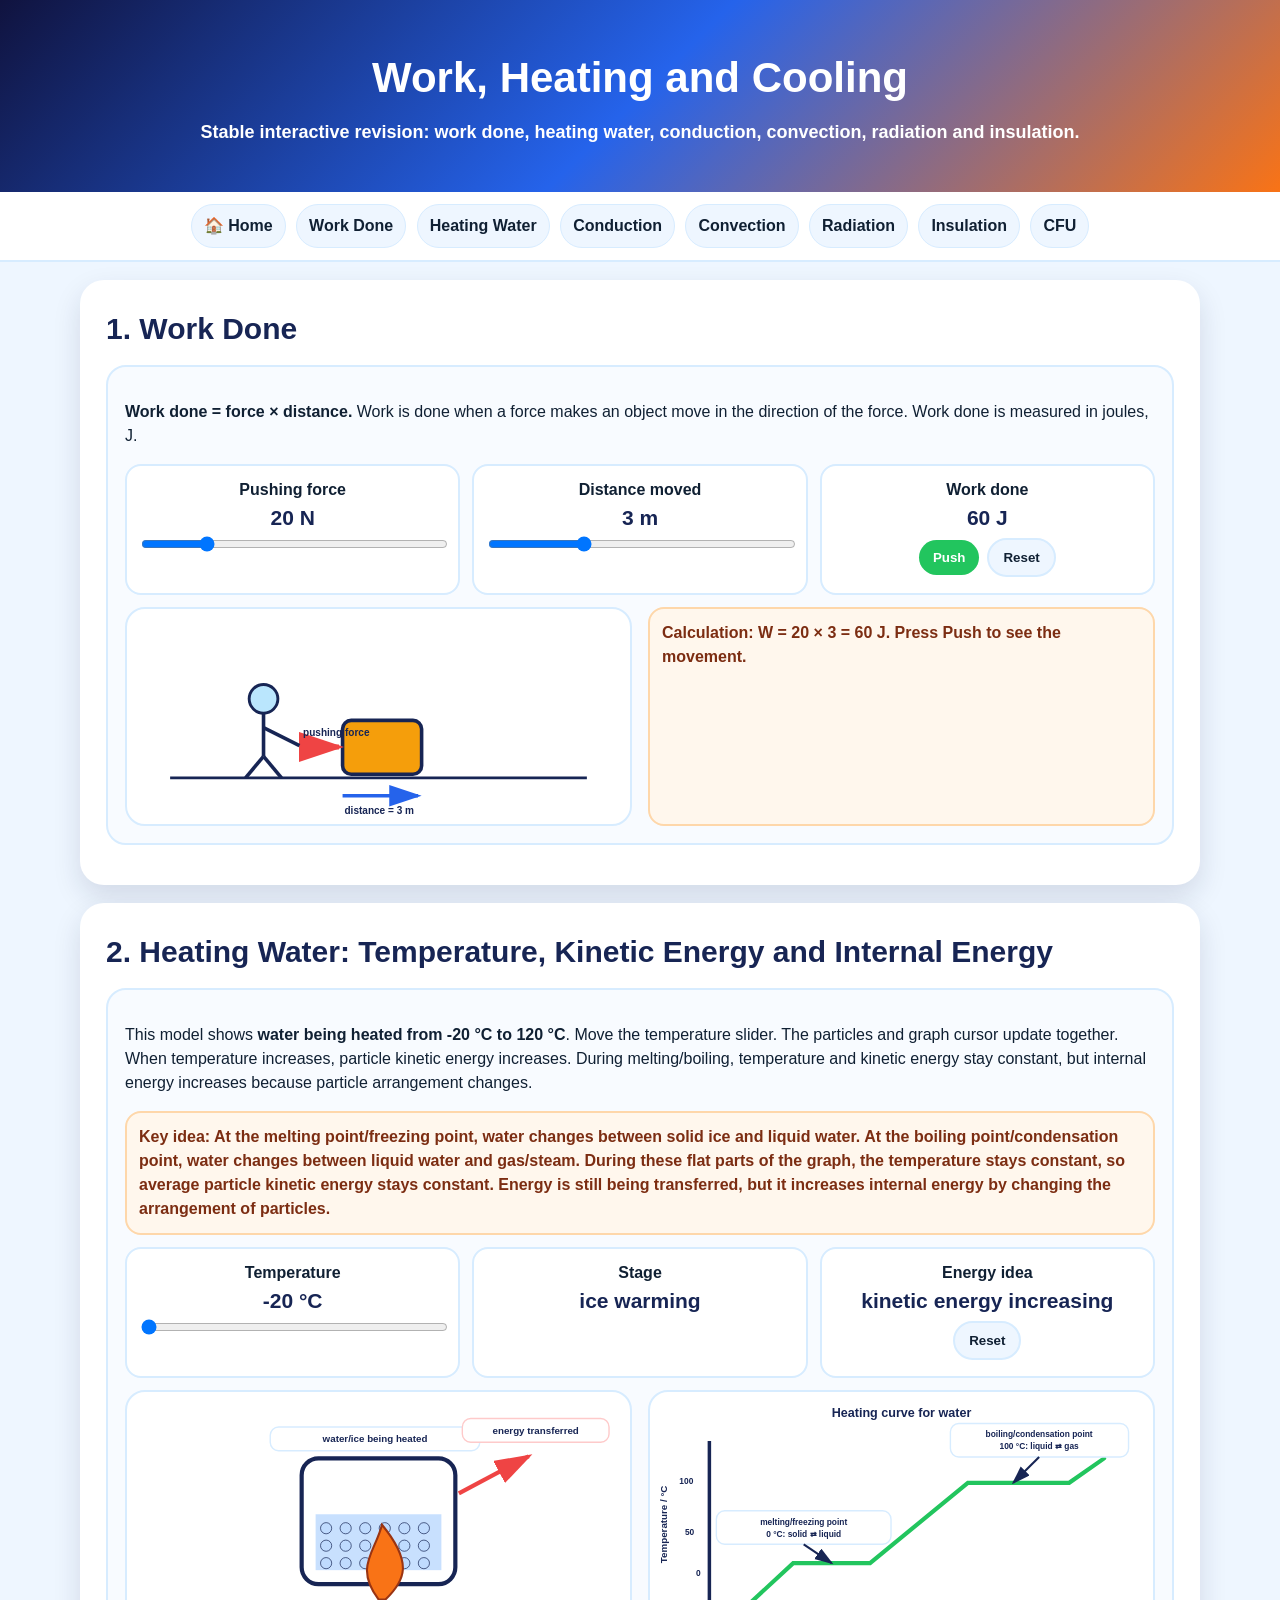
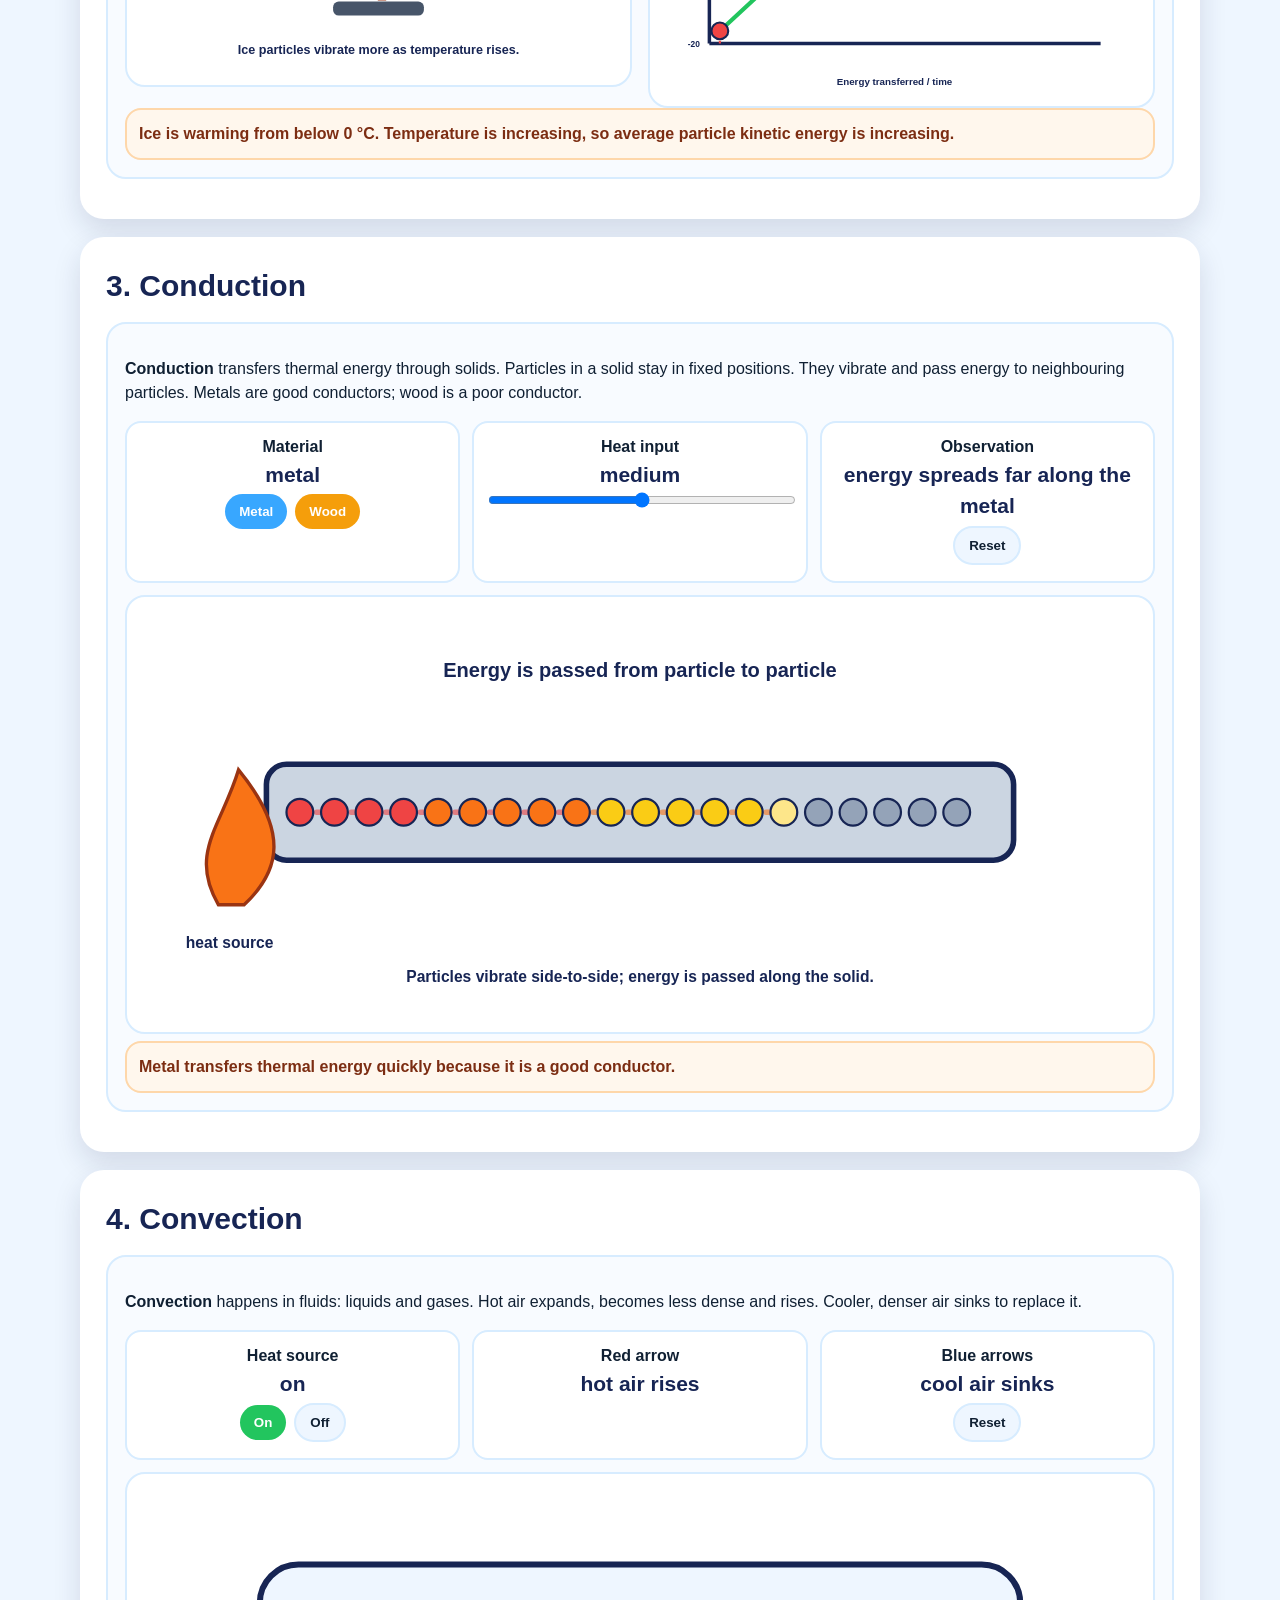
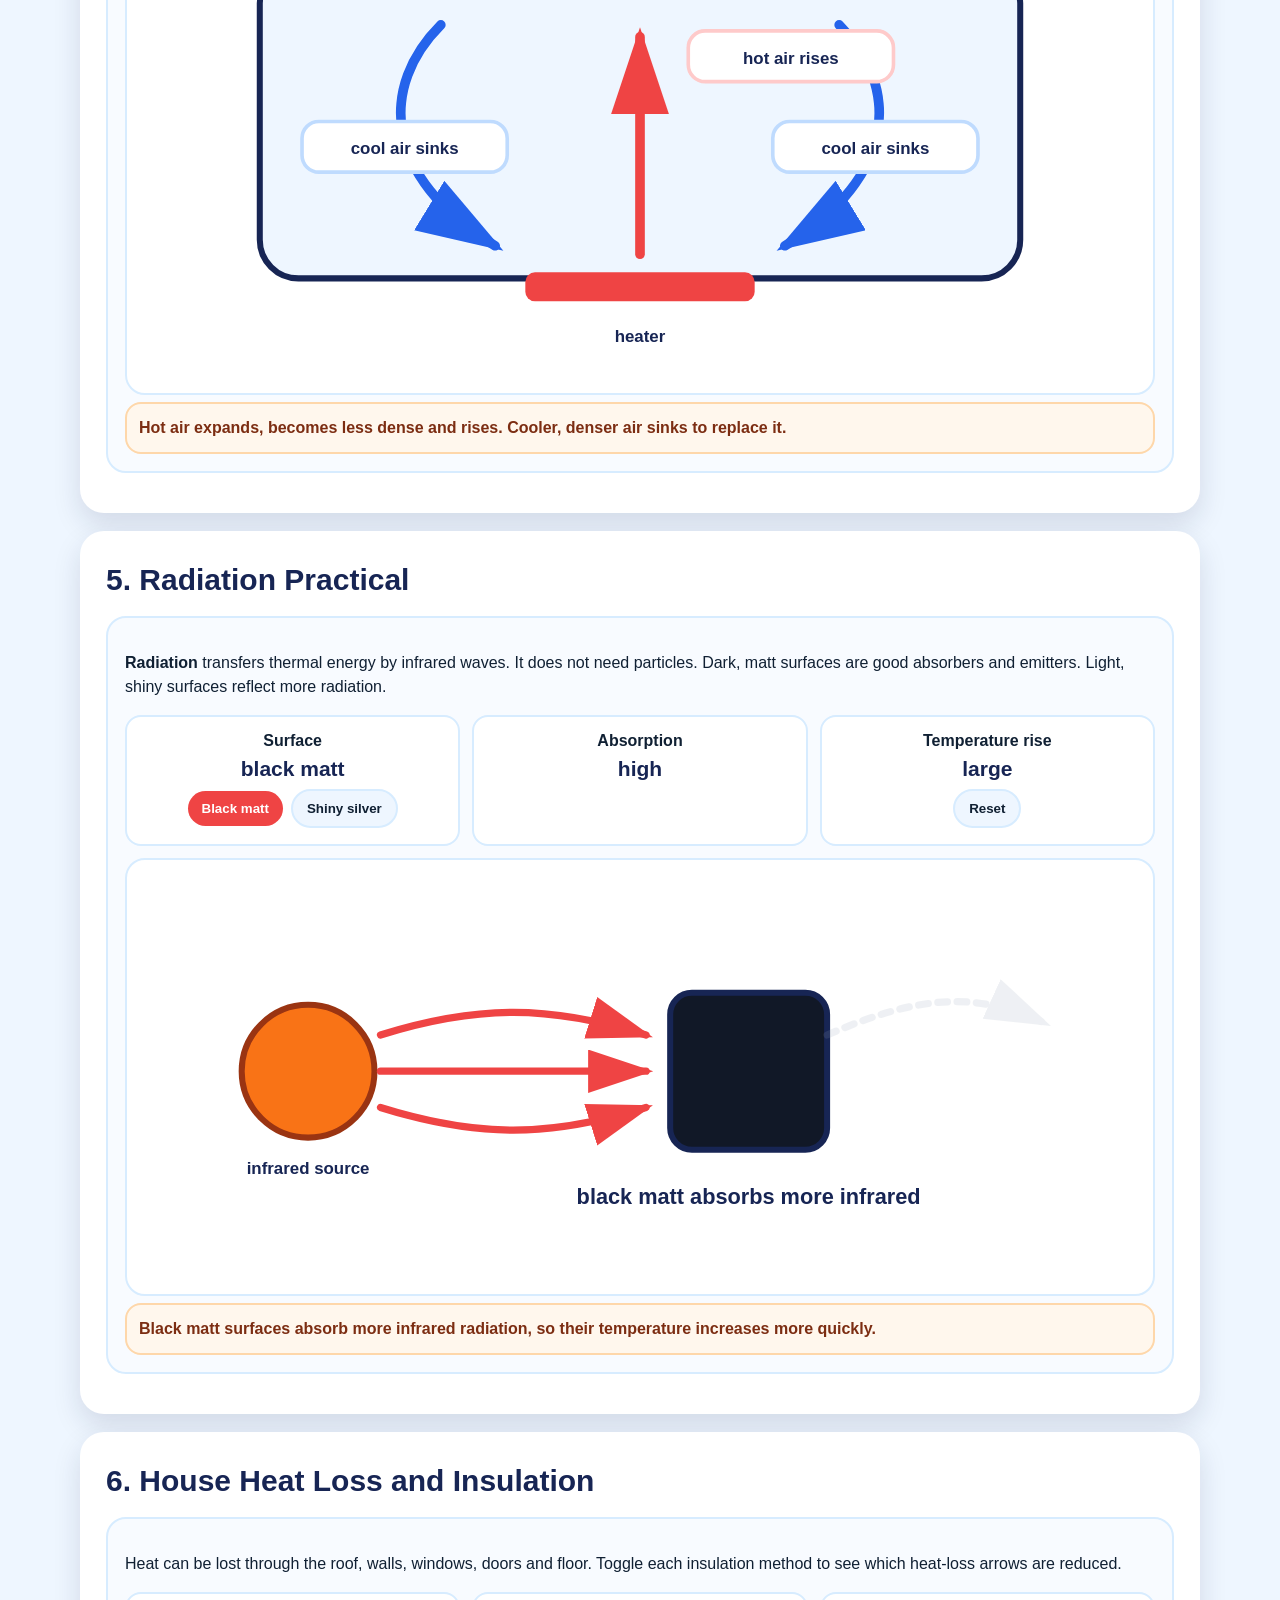
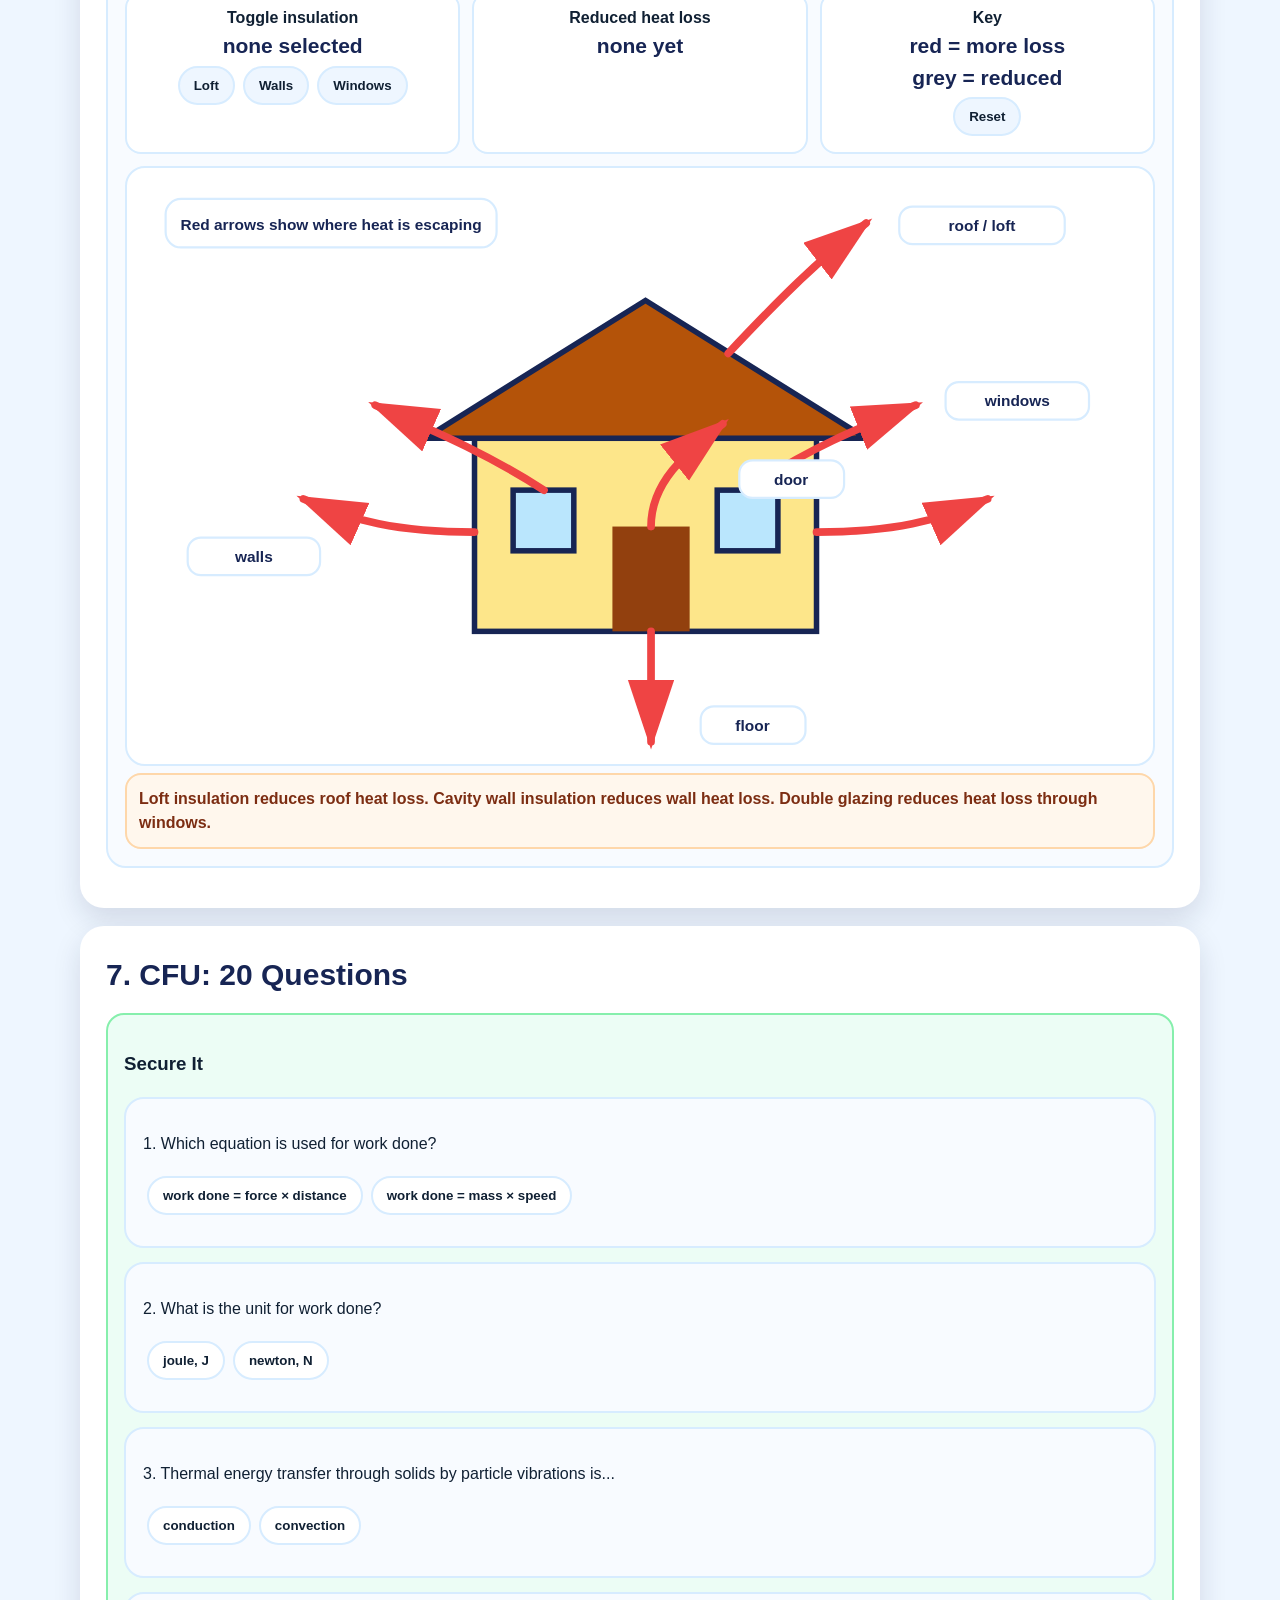
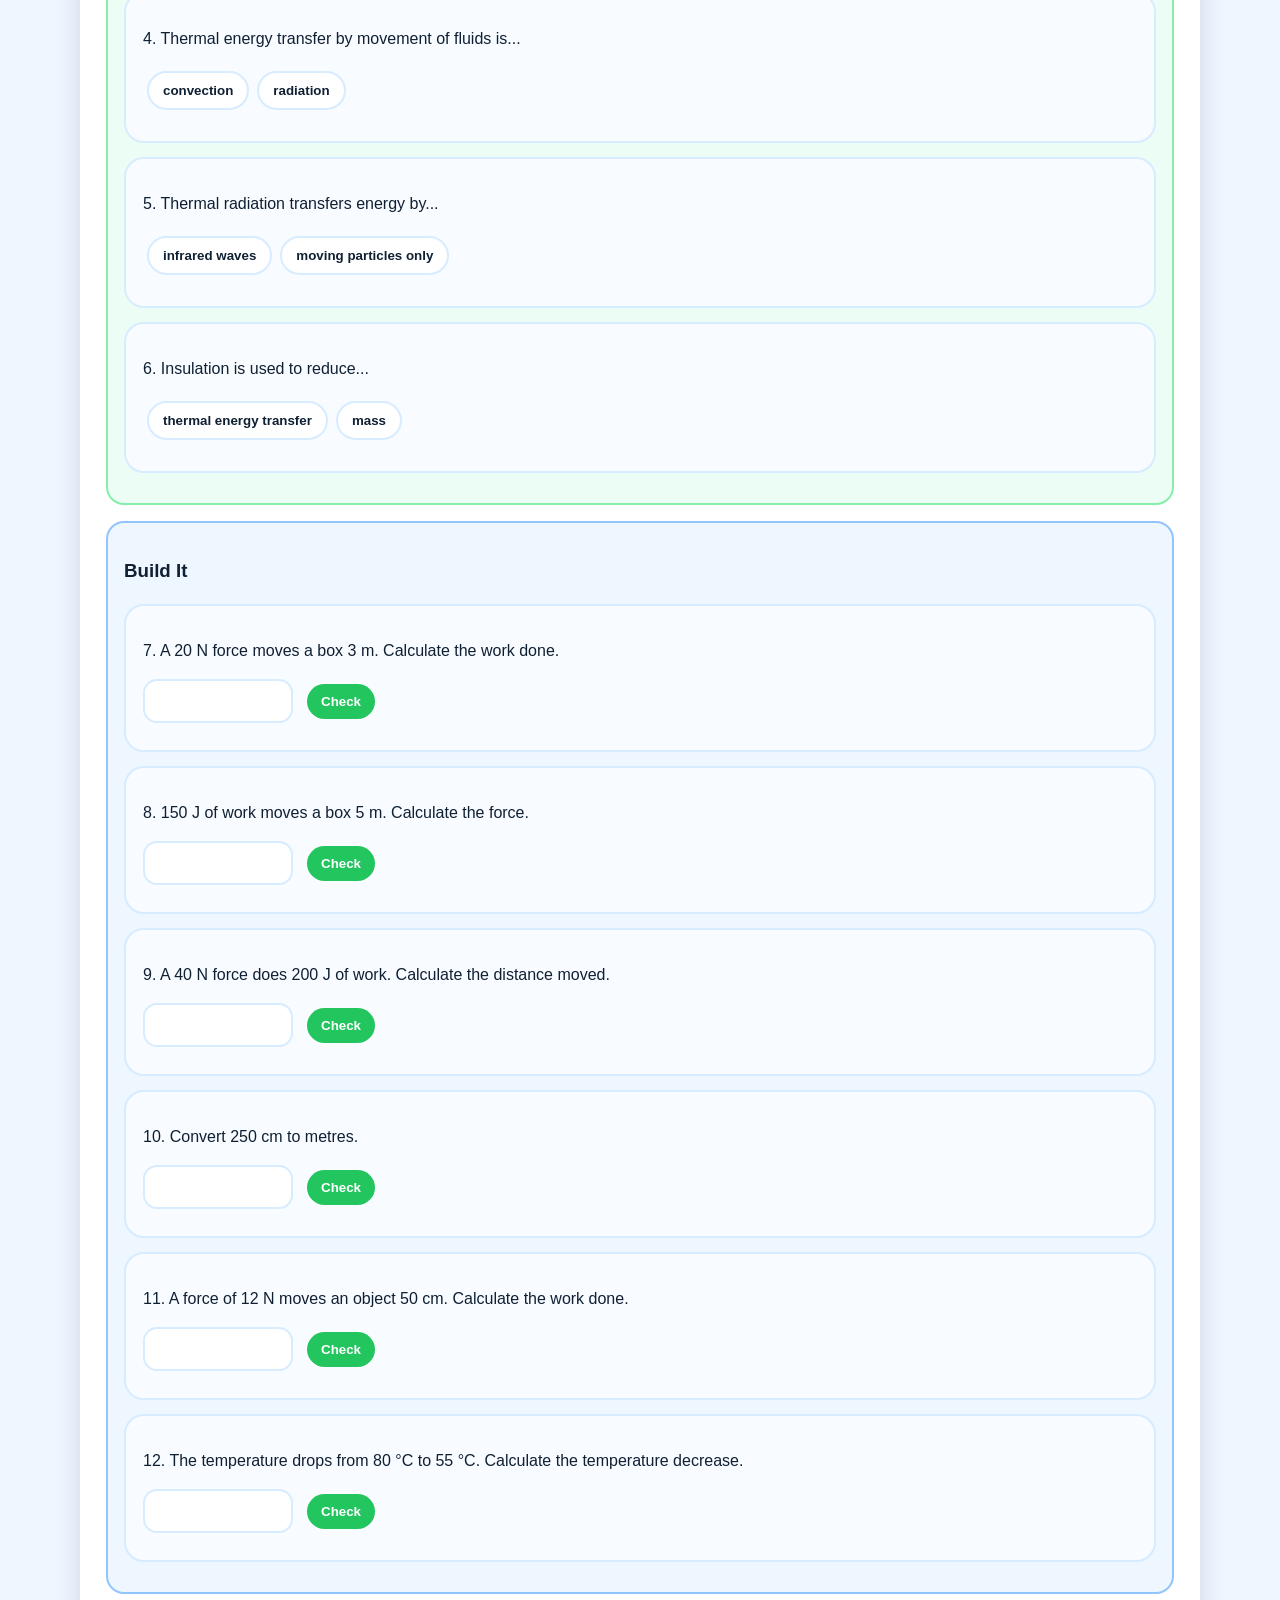
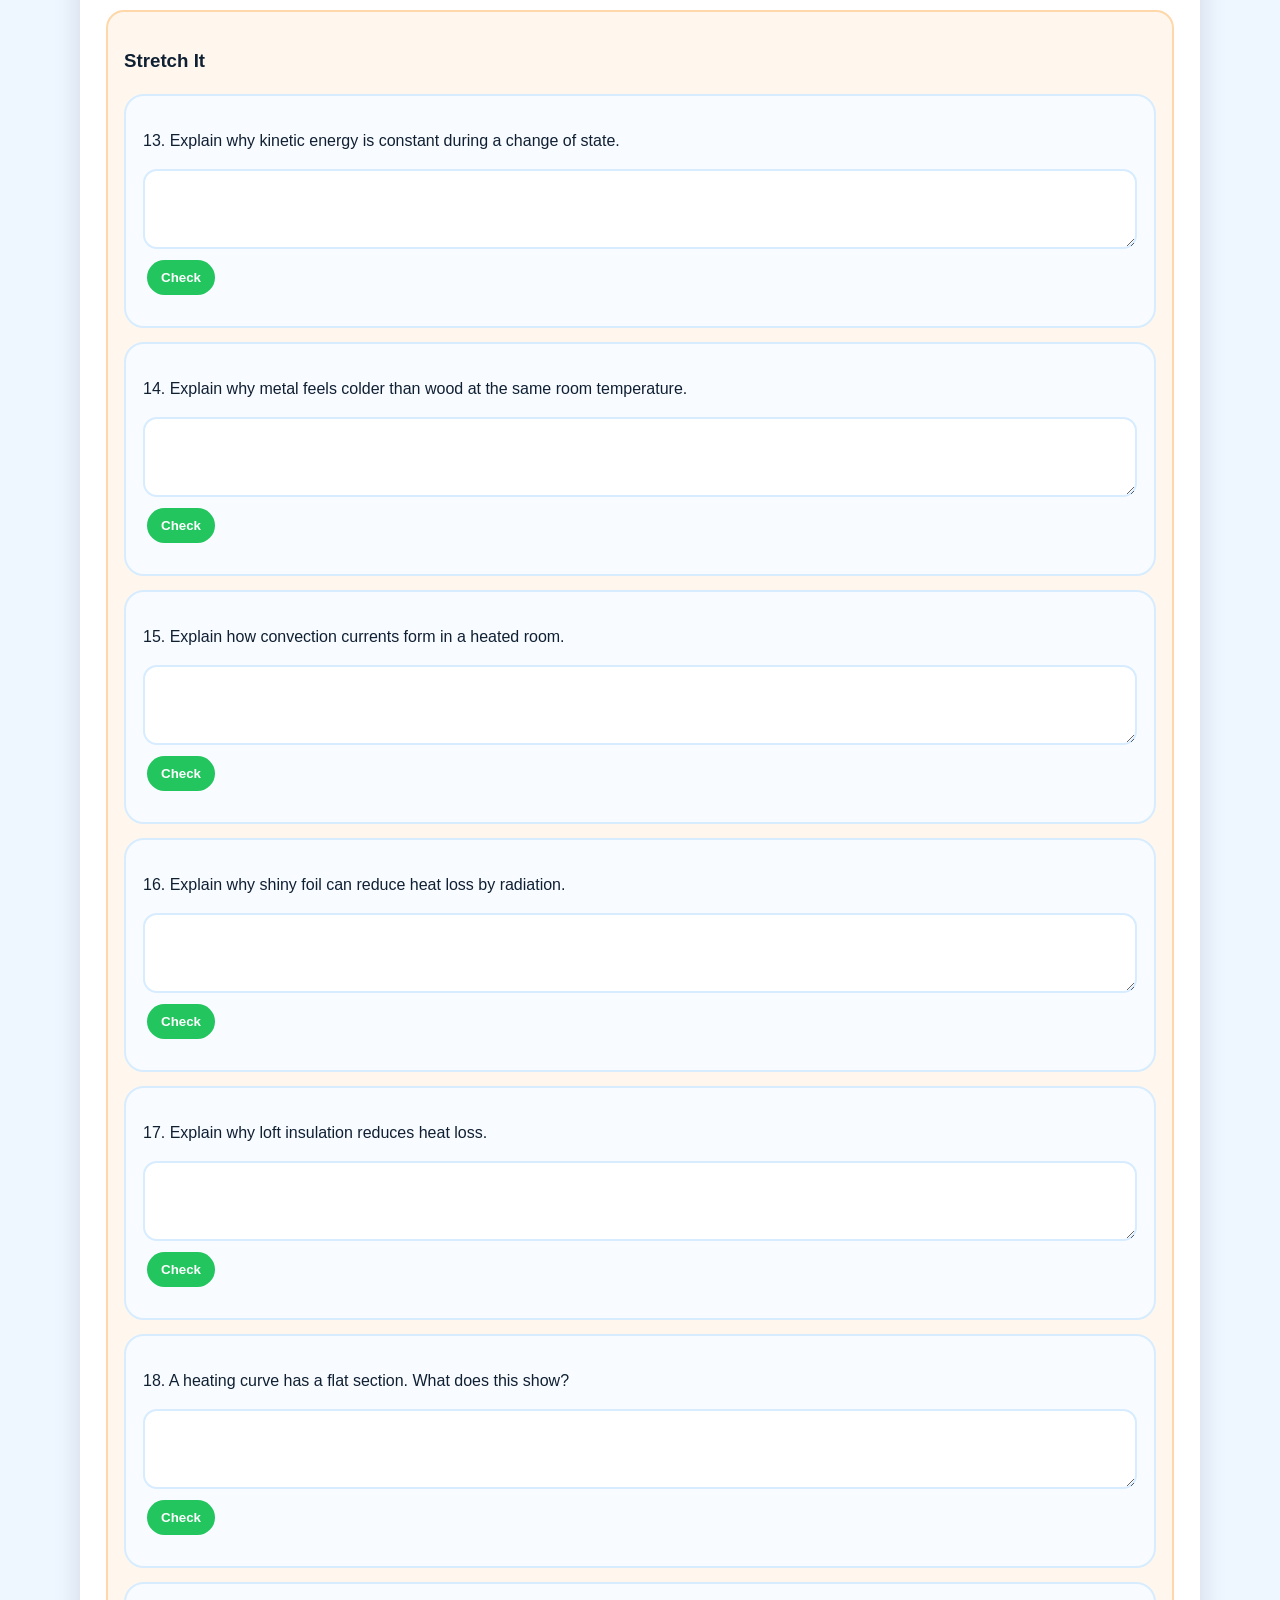
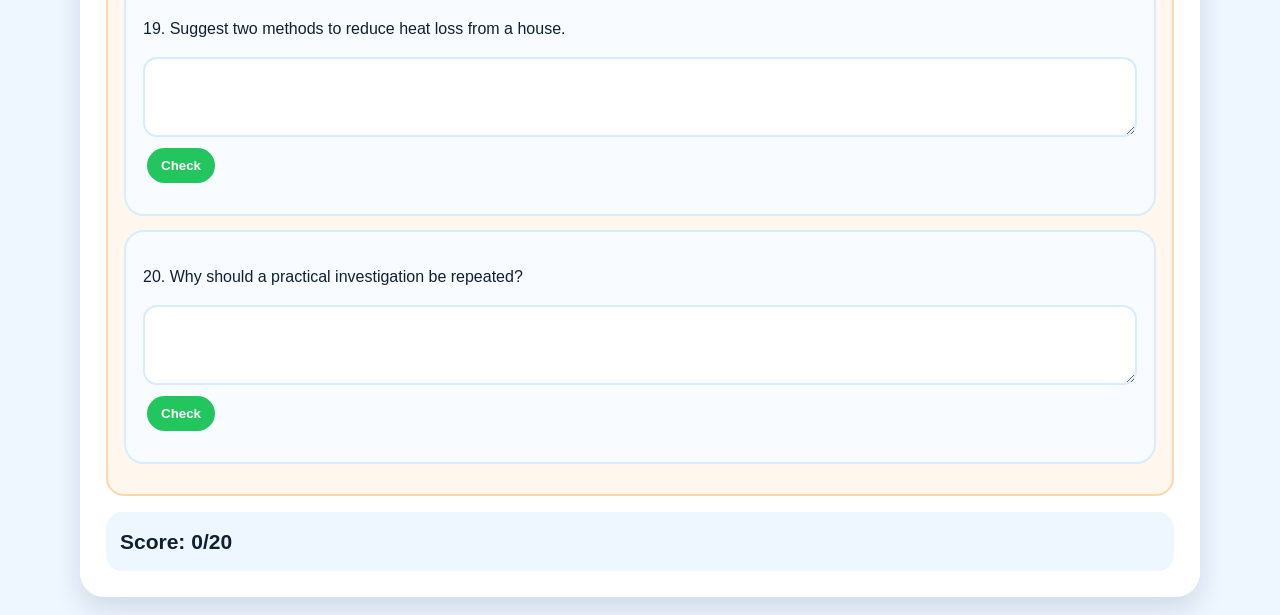
<file: work-heating-cooling.html>
<!DOCTYPE html>
<html lang="en">
<head>
<meta charset="UTF-8">
<meta name="viewport" content="width=device-width,initial-scale=1.0">
<title>Year 8 Work, Heating and Cooling</title>
<style>
*{box-sizing:border-box}
body{margin:0;font-family:Arial,Helvetica,sans-serif;background:#eef6ff;color:#102033;line-height:1.5}
.hero{background:linear-gradient(135deg,#10133f,#2563eb,#f97316);color:white;text-align:center;padding:46px 18px}
.hero h1{font-size:42px;margin:0 0 10px}.hero p{font-size:18px;font-weight:800;max-width:920px;margin:auto}
.nav{position:sticky;top:0;background:white;border-bottom:2px solid #d7ecff;text-align:center;padding:9px;z-index:30}
.nav a{display:inline-block;margin:3px;padding:9px 12px;background:#eef6ff;border:1px solid #d7ecff;border-radius:999px;text-decoration:none;color:#102033;font-weight:900}
section{max-width:1120px;margin:18px auto;background:white;border-radius:24px;padding:26px;box-shadow:0 12px 28px rgba(20,30,70,.13)}
h2{font-size:30px;color:#172554;margin:0 0 10px}
.task,.quiz-card,.card{border:2px solid #d7ecff;border-radius:20px;background:#f8fbff;padding:17px;margin:14px 0}
.two{display:grid;grid-template-columns:1fr 1fr;gap:16px}
.controls,.output{display:grid;grid-template-columns:repeat(3,1fr);gap:12px;margin:12px 0}
.control,.output div{background:white;border:2px solid #d7ecff;border-radius:16px;padding:12px;text-align:center;font-weight:900}
.control strong,.output strong{display:block;font-size:21px;color:#172554}
button{border:0;border-radius:999px;padding:10px 14px;margin:4px;font-weight:900;cursor:pointer}
.green{background:#22c55e;color:white}.blue{background:#38a7ff;color:white}.orange{background:#f59e0b;color:white}.red{background:#ef4444;color:white}.ghost{background:#eef6ff;border:2px solid #d7ecff;color:#102033}
.toggleBtn{background:#eef6ff;border:2px solid #d7ecff;color:#102033}.toggleBtn.on{background:#22c55e;color:white;border-color:#22c55e}
input[type=range]{width:100%}
svg{width:100%;height:auto;background:white;border:2px solid #d7ecff;border-radius:20px}
.label{font:bold 14px Arial;fill:#172554}.big{font:bold 18px Arial;fill:#172554}.small{font:bold 12px Arial;fill:#172554}
.info{background:#fff7ed;border:2px solid #fed7aa;border-radius:16px;padding:12px;font-weight:900;color:#7c2d12}
.choice-grid{display:grid;grid-template-columns:repeat(2,1fr);gap:10px}
.choice{text-align:left;background:white;border:2px solid #d7ecff;color:#102033}
.correct{background:#dcfce7!important;border-color:#22c55e!important}.wrong{background:#fff1f2!important;border-color:#ef4444!important}
.feedback{font-weight:900;margin-top:10px}.ok{color:#15803d}.no{color:#dc2626}
.calc-input{display:flex;gap:10px;flex-wrap:wrap;align-items:center}.calc-input input{padding:11px;border:2px solid #d7ecff;border-radius:14px;font-size:16px;max-width:150px}
textarea{width:100%;min-height:80px;border:2px solid #d7ecff;border-radius:14px;padding:11px;font-size:16px}
.quiz-band{padding:16px;border-radius:18px;margin:16px 0}.secure{background:#ecfdf5;border:2px solid #86efac}.build{background:#eef6ff;border:2px solid #93c5fd}.stretch{background:#fff7ed;border:2px solid #fed7aa}
.quiz-score{font-size:21px;font-weight:900;padding:14px;background:#eef6ff;border-radius:16px}
.particle{transition:fill .35s,opacity .35s}.shakeSlow{animation:shakeSlow .5s infinite alternate}.shakeMed{animation:shakeMed .28s infinite alternate}.shakeFast{animation:shakeFast .14s infinite alternate}
@keyframes shakeSlow{to{transform:translate(1.5px,0)}}@keyframes shakeMed{to{transform:translate(4px,0)}}@keyframes shakeFast{to{transform:translate(7px,0)}}
@keyframes pulse{to{opacity:.35;stroke-width:4}}
.energyLink{animation:pulse .65s infinite alternate}
.heatArrow{stroke:#ef4444;stroke-width:7;fill:none;stroke-linecap:round}
.coolArrow{stroke:#2563eb;stroke-width:7;fill:none;stroke-linecap:round}
.reducedArrow{stroke:#94a3b8;stroke-width:4;fill:none;stroke-linecap:round;stroke-dasharray:8 8;opacity:.45}
.graphLine{fill:none;stroke:#22c55e;stroke-width:6;stroke-linecap:round}
#boxGroup{transition:transform .7s ease}
#person{transition:transform .7s ease}
.radiationRay{stroke:#ef4444;stroke-width:6;fill:none;stroke-linecap:round}
.reflectRay{stroke:#94a3b8;stroke-width:6;fill:none;stroke-linecap:round;stroke-dasharray:8 8}
@media(max-width:850px){.two,.controls,.output,.choice-grid{grid-template-columns:1fr}.nav{position:static}.hero h1{font-size:34px}}
</style>
</head>
<body>
<header class="hero"><h1>Work, Heating and Cooling</h1><p>Stable interactive revision: work done, heating water, conduction, convection, radiation and insulation.</p></header>
<nav class="nav">
<a href="index.html">🏠 Home</a>
<a href="#work">Work Done</a>
<a href="#heating">Heating Water</a>
<a href="#conduction">Conduction</a>
<a href="#convection">Convection</a>
<a href="#radiation">Radiation</a>
<a href="#insulation">Insulation</a>
<a href="#quiz">CFU</a>
</nav>

<section id="work"><h2>1. Work Done</h2>
<div class="task">
<p><b>Work done = force × distance.</b> Work is done when a force makes an object move in the direction of the force. Work done is measured in joules, J.</p>
<div class="controls">
<div class="control">Pushing force <strong id="forceT">20 N</strong><input id="forceSlider" type="range" min="0" max="100" value="20" oninput="updateWork()"></div>
<div class="control">Distance moved <strong id="distT">3 m</strong><input id="distSlider" type="range" min="0" max="10" value="3" oninput="updateWork()"></div>
<div class="control">Work done<strong id="workT">60 J</strong><button class="green" onclick="pushBox()">Push</button><button class="ghost" onclick="resetWork()">Reset</button></div>
</div>
<div class="two">
<svg viewBox="0 0 700 300" aria-label="person pushing a box">
<defs><marker id="redHead" markerWidth="10" markerHeight="10" refX="8" refY="3" orient="auto"><path d="M0,0 L0,6 L9,3 z" fill="#ef4444"/></marker><marker id="blueHead" markerWidth="10" markerHeight="10" refX="8" refY="3" orient="auto"><path d="M0,0 L0,6 L9,3 z" fill="#2563eb"/></marker><marker id="greyHead" markerWidth="10" markerHeight="10" refX="8" refY="3" orient="auto"><path d="M0,0 L0,6 L9,3 z" fill="#94a3b8"/></marker></defs>
<line x1="60" y1="235" x2="640" y2="235" stroke="#172554" stroke-width="4"/>
<g id="boxGroup"><rect x="300" y="155" width="110" height="75" rx="12" fill="#f59e0b" stroke="#172554" stroke-width="5"/><line x1="240" y1="192" x2="295" y2="192" stroke="#ef4444" stroke-width="7" marker-end="url(#redHead)"/><text x="245" y="177" class="label">pushing force</text></g>
<g id="person"><circle cx="190" cy="125" r="20" fill="#bae6fd" stroke="#172554" stroke-width="4"/><line x1="190" y1="145" x2="190" y2="205" stroke="#172554" stroke-width="5"/><line x1="190" y1="165" x2="240" y2="190" stroke="#172554" stroke-width="5"/><line x1="190" y1="205" x2="165" y2="235" stroke="#172554" stroke-width="5"/><line x1="190" y1="205" x2="215" y2="235" stroke="#172554" stroke-width="5"/></g>
<line id="distanceLine" x1="300" y1="260" x2="405" y2="260" stroke="#2563eb" stroke-width="5" marker-end="url(#blueHead)"/>
<text id="distanceLabel" x="355" y="285" text-anchor="middle" class="label">distance = 3 m</text>
</svg>
<div class="info" id="workInfo">Calculation: W = 20 × 3 = 60 J. Press Push to see the movement.</div>
</div>
</div>
</section>

<section id="heating"><h2>2. Heating Water: Temperature, Kinetic Energy and Internal Energy</h2>
<div class="task">
<p>This model shows <b>water being heated from -20 °C to 120 °C</b>. Move the temperature slider. The particles and graph cursor update together. When temperature increases, particle kinetic energy increases. During melting/boiling, temperature and kinetic energy stay constant, but internal energy increases because particle arrangement changes.</p>
<div class="info" style="margin-top:12px">
<b>Key idea:</b> At the <b>melting point/freezing point</b>, water changes between solid ice and liquid water. 
At the <b>boiling point/condensation point</b>, water changes between liquid water and gas/steam. 
During these flat parts of the graph, the temperature stays constant, so average particle kinetic energy stays constant. 
Energy is still being transferred, but it increases internal energy by changing the arrangement of particles.
</div>

<div class="controls">
<div class="control">Temperature <strong id="waterTempT">-20 °C</strong><input id="waterTemp" type="range" min="-20" max="120" value="-20" step="5" oninput="updateHeating()"></div>
<div class="control">Stage<strong id="waterStageT">ice warming</strong></div>
<div class="control">Energy idea<strong id="energyExplainT">kinetic energy increasing</strong><button class="ghost" onclick="resetHeating()">Reset</button></div>
</div>
<div class="two">
<svg viewBox="0 0 720 420" aria-label="water heating apparatus">
<defs><marker id="redHead2" markerWidth="10" markerHeight="10" refX="8" refY="3" orient="auto"><path d="M0,0 L0,6 L9,3 z" fill="#ef4444"/></marker></defs>
<rect x="250" y="95" width="220" height="180" rx="24" fill="none" stroke="#172554" stroke-width="6"/>
<rect id="waterFill" x="270" y="175" width="180" height="80" fill="#bfdbfe" opacity=".85"/>
<rect x="205" y="50" width="300" height="34" rx="12" fill="white" stroke="#d7ecff" stroke-width="2"/><text x="355" y="72" text-anchor="middle" class="label">water/ice being heated</text>
<g id="waterParticles"></g>
<rect x="295" y="300" width="130" height="20" rx="8" fill="#475569"/>
<path d="M360 297 C325 250 355 230 365 190 C410 245 398 270 370 297 Z" fill="#f97316" stroke="#9a3412" stroke-width="3"/>
<line x1="475" y1="145" x2="575" y2="92" stroke="#ef4444" stroke-width="6" marker-end="url(#redHead2)"/>
<rect x="480" y="38" width="210" height="34" rx="12" fill="white" stroke="#fecaca" stroke-width="2"/><text x="585" y="60" text-anchor="middle" class="label">energy transferred</text>
<text id="particleExplanation" x="360" y="375" text-anchor="middle" class="big">Ice particles vibrate more as temperature rises.</text>
</svg>

<svg viewBox="0 0 720 450" aria-label="heating curve graph">
<defs>
<marker id="annoHead" markerWidth="10" markerHeight="10" refX="8" refY="3" orient="auto">
<path d="M0,0 L0,6 L9,3 z" fill="#172554"/>
</marker>
</defs>
<line x1="85" y1="360" x2="645" y2="360" stroke="#172554" stroke-width="5"/>
<line x1="85" y1="360" x2="85" y2="70" stroke="#172554" stroke-width="5"/>
<text x="350" y="420" text-anchor="middle" class="label">Energy transferred / time</text>
<text x="25" y="245" class="label" transform="rotate(-90 25 245)">Temperature / °C</text>

<text x="54" y="365" class="small">-20</text>
<text x="66" y="263" class="small">0</text>
<text x="50" y="205" class="small">50</text>
<text x="42" y="132" class="small">100</text>

<!-- Heating curve -->
<polyline points="100,342 205,245 315,245 455,130 600,130 650,95" class="graphLine"/>

<!-- Cursor, kept clear of labels -->
<circle id="heatCursor" cx="100" cy="342" r="12" fill="#ef4444" stroke="#172554" stroke-width="3"/>
<line id="heatCursorLine" x1="100" y1="342" x2="100" y2="360" stroke="#ef4444" stroke-width="3" stroke-dasharray="7 7"/>

<!-- Annotation boxes placed away from the graph line and cursor -->
<rect x="95" y="170" width="250" height="48" rx="12" fill="white" stroke="#d7ecff" stroke-width="2"/>
<text x="220" y="190" text-anchor="middle" class="small">melting/freezing point</text>
<text x="220" y="207" text-anchor="middle" class="small">0 °C: solid ⇄ liquid</text>
<line x1="220" y1="218" x2="260" y2="245" stroke="#172554" stroke-width="3" marker-end="url(#annoHead)"/>

<rect x="430" y="45" width="255" height="48" rx="12" fill="white" stroke="#d7ecff" stroke-width="2"/>
<text x="557" y="65" text-anchor="middle" class="small">boiling/condensation point</text>
<text x="557" y="82" text-anchor="middle" class="small">100 °C: liquid ⇄ gas</text>
<line x1="557" y1="93" x2="520" y2="130" stroke="#172554" stroke-width="3" marker-end="url(#annoHead)"/>

<text x="360" y="36" text-anchor="middle" class="big">Heating curve for water</text>
</svg>
</div>
<div class="info" id="heatingInfo">Ice is warming from below 0 °C. Temperature is increasing, so average particle kinetic energy is increasing.</div>
</div>
</section>

<section id="conduction"><h2>3. Conduction</h2>
<div class="task">
<p><b>Conduction</b> transfers thermal energy through solids. Particles in a solid stay in fixed positions. They vibrate and pass energy to neighbouring particles. Metals are good conductors; wood is a poor conductor.</p>
<div class="controls">
<div class="control">Material<strong id="rodMaterialT">metal</strong><button class="blue" onclick="rodMaterial='metal';updateConduction()">Metal</button><button class="orange" onclick="rodMaterial='wood';updateConduction()">Wood</button></div>
<div class="control">Heat input<strong id="rodHeatT">medium</strong><input id="rodHeat" type="range" min="1" max="3" value="2" oninput="updateConduction()"></div>
<div class="control">Observation<strong id="conductionObs">energy spreads far along the metal</strong><button class="ghost" onclick="resetConduction()">Reset</button></div>
</div>
<svg viewBox="0 0 920 390" aria-label="conduction simulation">
<rect id="rod" x="125" y="150" width="670" height="86" rx="18" fill="#cbd5e1" stroke="#172554" stroke-width="5"/>
<path d="M82 276 C55 230 85 205 100 155 C145 210 138 245 105 276 Z" fill="#f97316" stroke="#9a3412" stroke-width="3"/>
<text x="92" y="315" text-anchor="middle" class="label">heat source</text>
<g id="energyTrail"></g>
<g id="particleRow"></g>
<text x="460" y="72" text-anchor="middle" class="big">Energy is passed from particle to particle</text>
<text x="460" y="345" text-anchor="middle" class="label">Particles vibrate side-to-side; energy is passed along the solid.</text>
</svg>
<div class="info" id="conductionInfo">Metal transfers thermal energy quickly because it is a good conductor.</div>
</div>
</section>

<section id="convection"><h2>4. Convection</h2>
<div class="task">
<p><b>Convection</b> happens in fluids: liquids and gases. Hot air expands, becomes less dense and rises. Cooler, denser air sinks to replace it.</p>
<div class="controls">
<div class="control">Heat source<strong id="convHeatT">on</strong><button class="green" onclick="convOn=true;updateConvection()">On</button><button class="ghost" onclick="convOn=false;updateConvection()">Off</button></div>
<div class="control">Red arrow<strong>hot air rises</strong></div>
<div class="control">Blue arrows<strong>cool air sinks</strong><button class="ghost" onclick="resetConvection()">Reset</button></div>
</div>
<svg viewBox="0 0 850 430" aria-label="convection currents">
<defs><marker id="redHead4" markerWidth="10" markerHeight="10" refX="8" refY="3" orient="auto"><path d="M0,0 L0,6 L9,3 z" fill="#ef4444"/></marker><marker id="blueHead4" markerWidth="10" markerHeight="10" refX="8" refY="3" orient="auto"><path d="M0,0 L0,6 L9,3 z" fill="#2563eb"/></marker></defs>
<rect x="110" y="75" width="630" height="260" rx="32" fill="#eef6ff" stroke="#172554" stroke-width="5"/>
<rect x="330" y="330" width="190" height="24" rx="8" fill="#ef4444"/>
<text x="425" y="388" text-anchor="middle" class="label">heater</text>
<path id="hotArrow" d="M425 315 C425 260 425 205 425 135" stroke="#ef4444" stroke-width="8" fill="none" stroke-linecap="round" marker-end="url(#redHead4)"/>
<path id="coolArrowLeft" d="M260 125 C210 175 210 250 305 308" stroke="#2563eb" stroke-width="8" fill="none" stroke-linecap="round" marker-end="url(#blueHead4)"/>
<path id="coolArrowRight" d="M590 125 C640 175 640 250 545 308" stroke="#2563eb" stroke-width="8" fill="none" stroke-linecap="round" marker-end="url(#blueHead4)"/>
<rect x="465" y="130" width="170" height="42" rx="14" fill="white" stroke="#fecaca" stroke-width="3"/><text x="550" y="157" text-anchor="middle" class="label">hot air rises</text>
<rect x="145" y="205" width="170" height="42" rx="14" fill="white" stroke="#bfdbfe" stroke-width="3"/><text x="230" y="232" text-anchor="middle" class="label">cool air sinks</text>
<rect x="535" y="205" width="170" height="42" rx="14" fill="white" stroke="#bfdbfe" stroke-width="3"/><text x="620" y="232" text-anchor="middle" class="label">cool air sinks</text>
</svg>
<div class="info" id="convInfo">A convection current forms because warm air rises and cooler air sinks.</div>
</div>
</section>

<section id="radiation"><h2>5. Radiation Practical</h2>
<div class="task">
<p><b>Radiation</b> transfers thermal energy by infrared waves. It does not need particles. Dark, matt surfaces are good absorbers and emitters. Light, shiny surfaces reflect more radiation.</p>
<div class="controls">
<div class="control">Surface<strong id="surfaceT">black matt</strong><button class="red" onclick="surface='black';updateRadiation()">Black matt</button><button class="ghost" onclick="surface='shiny';updateRadiation()">Shiny silver</button></div>
<div class="control">Absorption<strong id="absorbT">high</strong></div>
<div class="control">Temperature rise<strong id="tempRiseT">large</strong><button class="ghost" onclick="resetRadiation()">Reset</button></div>
</div>
<svg viewBox="0 0 850 360" aria-label="radiation absorption practical">
<defs><marker id="redHead5" markerWidth="10" markerHeight="10" refX="8" refY="3" orient="auto"><path d="M0,0 L0,6 L9,3 z" fill="#ef4444"/></marker><marker id="greyHead5" markerWidth="10" markerHeight="10" refX="8" refY="3" orient="auto"><path d="M0,0 L0,6 L9,3 z" fill="#94a3b8"/></marker></defs>
<circle cx="150" cy="175" r="55" fill="#f97316" stroke="#9a3412" stroke-width="5"/><text x="150" y="260" text-anchor="middle" class="label">infrared source</text>
<path d="M210 145 C290 120 350 120 430 145" class="radiationRay" marker-end="url(#redHead5)"/>
<path d="M210 175 C290 175 350 175 430 175" class="radiationRay" marker-end="url(#redHead5)"/>
<path d="M210 205 C290 230 350 230 430 205" class="radiationRay" marker-end="url(#redHead5)"/>
<rect id="radiationSurface" x="450" y="110" width="130" height="130" rx="18" fill="#111827" stroke="#172554" stroke-width="5"/>
<path id="reflectedRay" d="M580 145 C660 110 705 110 760 135" class="reflectRay" marker-end="url(#greyHead5)" opacity=".15"/>
<text id="surfaceLabel" x="515" y="285" text-anchor="middle" class="big">black matt absorbs more infrared</text>
</svg>
<div class="info" id="radInfo">Black matt surfaces absorb more infrared radiation, so their temperature increases more quickly.</div>
</div>
</section>

<section id="insulation"><h2>6. House Heat Loss and Insulation</h2>
<div class="task">
<p>Heat can be lost through the roof, walls, windows, doors and floor. Toggle each insulation method to see which heat-loss arrows are reduced.</p>
<div class="controls">
<div class="control">Toggle insulation<strong id="insSummaryT">none selected</strong><button id="loftBtn" class="toggleBtn" onclick="toggleIns('loft')">Loft</button><button id="wallBtn" class="toggleBtn" onclick="toggleIns('wall')">Walls</button><button id="windowBtn" class="toggleBtn" onclick="toggleIns('window')">Windows</button></div>
<div class="control">Reduced heat loss<strong id="mainLossT">none yet</strong></div>
<div class="control">Key<strong>red = more loss<br>grey = reduced</strong><button class="ghost" onclick="resetInsulation()">Reset</button></div>
</div>
<svg viewBox="0 0 930 540" aria-label="house heat loss">
<defs>
<marker id="redHead6" markerWidth="10" markerHeight="10" refX="8" refY="3" orient="auto"><path d="M0,0 L0,6 L9,3 z" fill="#ef4444"/></marker>
<marker id="greyHead6" markerWidth="10" markerHeight="10" refX="8" refY="3" orient="auto"><path d="M0,0 L0,6 L9,3 z" fill="#94a3b8"/></marker>
</defs>

<!-- Key placed in top-left free space -->
<rect x="35" y="28" width="300" height="44" rx="14" fill="white" stroke="#d7ecff" stroke-width="2"/>
<text id="insulationLabel" x="185" y="56" text-anchor="middle" class="label">Red arrows show where heat is escaping</text>

<!-- House -->
<rect x="315" y="245" width="310" height="175" fill="#fde68a" stroke="#172554" stroke-width="5"/>
<polygon points="270,245 470,120 670,245" fill="#b45309" stroke="#172554" stroke-width="5"/>
<rect x="440" y="325" width="70" height="95" fill="#92400e"/>
<rect x="535" y="292" width="55" height="55" fill="#bae6fd" stroke="#172554" stroke-width="5"/>
<rect x="350" y="292" width="55" height="55" fill="#bae6fd" stroke="#172554" stroke-width="5"/>

<!-- Arrows deliberately separated from label boxes -->
<path id="roofLoss" d="M545 168 C590 120 625 85 670 50" class="heatArrow" marker-end="url(#redHead6)"/>
<path id="wallLossL" d="M315 330 C245 330 205 320 160 300" class="heatArrow" marker-end="url(#redHead6)"/>
<path id="wallLossR" d="M625 330 C695 330 735 320 780 300" class="heatArrow" marker-end="url(#redHead6)"/>
<path id="winLossL" d="M378 292 C320 255 270 235 225 215" class="heatArrow" marker-end="url(#redHead6)"/>
<path id="winLossR" d="M562 292 C615 255 665 235 715 215" class="heatArrow" marker-end="url(#redHead6)"/>
<path id="doorLoss" d="M475 325 C475 285 505 260 540 232" class="heatArrow" marker-end="url(#redHead6)"/>
<path id="floorLoss" d="M475 420 C475 455 475 485 475 520" class="heatArrow" marker-end="url(#redHead6)"/>

<!-- Label boxes outside arrow paths and correctly assigned -->
<rect x="700" y="35" width="150" height="34" rx="12" fill="white" stroke="#d7ecff" stroke-width="2"/>
<text x="775" y="57" text-anchor="middle" class="label">roof / loft</text>

<rect x="55" y="335" width="120" height="34" rx="12" fill="white" stroke="#d7ecff" stroke-width="2"/>
<text x="115" y="357" text-anchor="middle" class="label">walls</text>

<rect x="742" y="194" width="130" height="34" rx="12" fill="white" stroke="#d7ecff" stroke-width="2"/>
<text x="807" y="216" text-anchor="middle" class="label">windows</text>

<!-- Door label now next to the door arrow, not in the window area -->
<rect x="555" y="265" width="95" height="34" rx="12" fill="white" stroke="#d7ecff" stroke-width="2"/>
<text x="602" y="287" text-anchor="middle" class="label">door</text>

<rect x="520" y="488" width="95" height="34" rx="12" fill="white" stroke="#d7ecff" stroke-width="2"/>
<text x="567" y="510" text-anchor="middle" class="label">floor</text>
</svg>
<div class="info" id="insInfo">Loft insulation reduces roof heat loss. Cavity wall insulation reduces wall heat loss. Double glazing reduces heat loss through windows.</div>
</div>
</section>

<section id="quiz"><h2>7. CFU: 20 Questions</h2>
<div class="quiz-band secure"><h3>Secure It</h3>
<div class="quiz-card"><p>1. Which equation is used for work done?</p><button class="choice" onclick="quiz(this,true,'q1','Correct: work done = force × distance.','Model answer: Work done = force × distance.')">work done = force × distance</button><button class="choice" onclick="quiz(this,false,'q1','Correct: work done = force × distance.','Model answer: Work done = force × distance.')">work done = mass × speed</button><div id="q1" class="feedback"></div></div>
<div class="quiz-card"><p>2. What is the unit for work done?</p><button class="choice" onclick="quiz(this,true,'q2','Correct: work done is measured in joules.','Model answer: The unit for work done is the joule, J.')">joule, J</button><button class="choice" onclick="quiz(this,false,'q2','Correct: work done is measured in joules.','Model answer: The unit for work done is the joule, J.')">newton, N</button><div id="q2" class="feedback"></div></div>
<div class="quiz-card"><p>3. Thermal energy transfer through solids by particle vibrations is...</p><button class="choice" onclick="quiz(this,true,'q3','Correct: conduction.','Model answer: Conduction transfers thermal energy through solids by particle vibrations.')">conduction</button><button class="choice" onclick="quiz(this,false,'q3','Correct: conduction.','Model answer: Conduction transfers thermal energy through solids by particle vibrations.')">convection</button><div id="q3" class="feedback"></div></div>
<div class="quiz-card"><p>4. Thermal energy transfer by movement of fluids is...</p><button class="choice" onclick="quiz(this,true,'q4','Correct: convection.','Model answer: Convection transfers thermal energy by the movement of liquids or gases.')">convection</button><button class="choice" onclick="quiz(this,false,'q4','Correct: convection.','Model answer: Convection transfers thermal energy by the movement of liquids or gases.')">radiation</button><div id="q4" class="feedback"></div></div>
<div class="quiz-card"><p>5. Thermal radiation transfers energy by...</p><button class="choice" onclick="quiz(this,true,'q5','Correct: infrared waves.','Model answer: Thermal radiation transfers energy by infrared waves and does not need particles.')">infrared waves</button><button class="choice" onclick="quiz(this,false,'q5','Correct: infrared waves.','Model answer: Thermal radiation transfers energy by infrared waves and does not need particles.')">moving particles only</button><div id="q5" class="feedback"></div></div>
<div class="quiz-card"><p>6. Insulation is used to reduce...</p><button class="choice" onclick="quiz(this,true,'q6','Correct: thermal energy transfer.','Model answer: Insulation reduces thermal energy transfer from a warmer place to a cooler place.')">thermal energy transfer</button><button class="choice" onclick="quiz(this,false,'q6','Correct: thermal energy transfer.','Model answer: Insulation reduces thermal energy transfer from a warmer place to a cooler place.')">mass</button><div id="q6" class="feedback"></div></div>
</div>

<div class="quiz-band build"><h3>Build It</h3>
<div class="quiz-card"><p>7. A 20 N force moves a box 3 m. Calculate the work done.</p><div class="calc-input"><input id="calc7"><button class="green" onclick="checkCalc('calc7',60,'q7','Correct: W = F × d = 20 × 3 = 60 J.')">Check</button></div><div id="q7" class="feedback"></div></div>
<div class="quiz-card"><p>8. 150 J of work moves a box 5 m. Calculate the force.</p><div class="calc-input"><input id="calc8"><button class="green" onclick="checkCalc('calc8',30,'q8','Correct: F = W ÷ d = 150 ÷ 5 = 30 N.')">Check</button></div><div id="q8" class="feedback"></div></div>
<div class="quiz-card"><p>9. A 40 N force does 200 J of work. Calculate the distance moved.</p><div class="calc-input"><input id="calc9"><button class="green" onclick="checkCalc('calc9',5,'q9','Correct: d = W ÷ F = 200 ÷ 40 = 5 m.')">Check</button></div><div id="q9" class="feedback"></div></div>
<div class="quiz-card"><p>10. Convert 250 cm to metres.</p><div class="calc-input"><input id="calc10"><button class="green" onclick="checkCalc('calc10',2.5,'q10','Correct: 250 cm ÷ 100 = 2.5 m.')">Check</button></div><div id="q10" class="feedback"></div></div>
<div class="quiz-card"><p>11. A force of 12 N moves an object 50 cm. Calculate the work done.</p><div class="calc-input"><input id="calc11"><button class="green" onclick="checkCalc('calc11',6,'q11','Correct: 50 cm = 0.5 m, so W = 12 × 0.5 = 6 J.')">Check</button></div><div id="q11" class="feedback"></div></div>
<div class="quiz-card"><p>12. The temperature drops from 80 °C to 55 °C. Calculate the temperature decrease.</p><div class="calc-input"><input id="calc12"><button class="green" onclick="checkCalc('calc12',25,'q12','Correct: 80 − 55 = 25 °C.')">Check</button></div><div id="q12" class="feedback"></div></div>
</div>

<div class="quiz-band stretch"><h3>Stretch It</h3>
<div class="quiz-card"><p>13. Explain why kinetic energy is constant during a change of state.</p><textarea id="stretch13"></textarea><button class="green" onclick="checkText('stretch13','q13',['temperature','constant'],'Good: temperature stays constant during the change of state.','Model answer: During a change of state, temperature stays constant, so average particle kinetic energy stays constant. Energy increases internal energy by changing the arrangement of particles.')">Check</button><div id="q13" class="feedback"></div></div>
<div class="quiz-card"><p>14. Explain why metal feels colder than wood at the same room temperature.</p><textarea id="stretch14"></textarea><button class="green" onclick="checkText('stretch14','q14',['conducts','thermal'],'Good: metal conducts thermal energy away faster.','Model answer: Metal is a better thermal conductor than wood, so it transfers thermal energy away from your hand faster. This makes it feel colder.')">Check</button><div id="q14" class="feedback"></div></div>
<div class="quiz-card"><p>15. Explain how convection currents form in a heated room.</p><textarea id="stretch15"></textarea><button class="green" onclick="checkText('stretch15','q15',['less dense','rises'],'Good: hot air becomes less dense and rises.','Model answer: Air near a heater warms up, expands and becomes less dense, so it rises. Cooler, denser air sinks to replace it, forming a convection current.')">Check</button><div id="q15" class="feedback"></div></div>
<div class="quiz-card"><p>16. Explain why shiny foil can reduce heat loss by radiation.</p><textarea id="stretch16"></textarea><button class="green" onclick="checkText('stretch16','q16',['reflects','radiation'],'Good: shiny surfaces reflect infrared radiation.','Model answer: Shiny foil reflects infrared radiation back towards the warm object, reducing heat loss by radiation.')">Check</button><div id="q16" class="feedback"></div></div>
<div class="quiz-card"><p>17. Explain why loft insulation reduces heat loss.</p><textarea id="stretch17"></textarea><button class="green" onclick="checkText('stretch17','q17',['trapped air'],'Good: trapped air reduces thermal energy transfer.','Model answer: Loft insulation traps air. Air is a poor conductor, so conduction is reduced. Trapped air also reduces convection currents.')">Check</button><div id="q17" class="feedback"></div></div>
<div class="quiz-card"><p>18. A heating curve has a flat section. What does this show?</p><textarea id="stretch18"></textarea><button class="green" onclick="checkText('stretch18','q18',['change of state'],'Good: the flat section shows a change of state.','Model answer: A flat section shows a change of state. Temperature and kinetic energy stay constant, but internal energy increases as particle arrangement changes.')">Check</button><div id="q18" class="feedback"></div></div>
<div class="quiz-card"><p>19. Suggest two methods to reduce heat loss from a house.</p><textarea id="stretch19"></textarea><button class="green" onclick="checkText('stretch19','q19',['insulation','double'],'Good: insulation and double glazing reduce heat loss.','Model answer: Heat loss can be reduced using loft insulation, cavity wall insulation, double glazing, draught excluders or reflective foil behind radiators.')">Check</button><div id="q19" class="feedback"></div></div>
<div class="quiz-card"><p>20. Why should a practical investigation be repeated?</p><textarea id="stretch20"></textarea><button class="green" onclick="checkText('stretch20','q20',['reliable'],'Good: repeats improve reliability.','Model answer: Repeating a practical improves reliability because you can calculate a mean and identify anomalous results.')">Check</button><div id="q20" class="feedback"></div></div>
</div>
<div class="quiz-score">Score: <span id="quizScore">0</span>/20</div>
</section>

<script>
let rodMaterial='metal', convOn=true, surface='black', quizScore=0, answered={};
let ins={loft:false,wall:false,window:false};
function el(id){return document.getElementById(id)}

function updateWork(){
let f=Number(el('forceSlider').value), d=Number(el('distSlider').value);
el('forceT').textContent=f+' N'; 
el('distT').textContent=d+' m'; 
el('workT').textContent=(f*d)+' J';
el('distanceLine').setAttribute('x2',300+d*35);
el('distanceLabel').setAttribute('x',300+d*17);
el('distanceLabel').textContent='distance = '+d+' m';
el('workInfo').textContent='Calculation: W = '+f+' × '+d+' = '+(f*d)+' J. Press Push to see the movement.';
}

function updateHeating(){
let t=Number(el('waterTemp').value);
el('waterTempT').textContent=t+' °C';
let stage, explain, info, cx, cy, fill, pClass, particleText;
if(t<0){
  stage='ice warming'; explain='kinetic energy increasing';
  cx=100+((t+20)/20)*105; cy=342-((t+20)/20)*97;
  fill='#bfdbfe'; pClass='shakeSlow'; particleText='Ice particles vibrate more as temperature rises.';
  info='Ice is warming from below 0 °C. Temperature is increasing, so average particle kinetic energy is increasing.';
}
else if(t===0){
  stage='melting'; explain='kinetic energy constant; internal energy increasing';
  cx=260; cy=225; fill='#93c5fd'; pClass='shakeMed'; particleText='Melting: kinetic energy is constant.';
  info='During melting, temperature stays constant at 0 °C. Kinetic energy stays constant, but internal energy increases as particle arrangement changes.';
}
else if(t<100){
  stage='liquid water warming'; explain='kinetic energy increasing';
  cx=315+(t/100)*140; cy=225-(t/100)*110;
  fill='#60a5fa'; pClass=t<50?'shakeMed':'shakeFast'; particleText='Water particles move faster as temperature rises.';
  info='Liquid water is warming. Temperature is increasing, so average particle kinetic energy is increasing.';
}
else if(t===100){
  stage='boiling'; explain='kinetic energy constant; internal energy increasing';
  cx=520; cy=115; fill='#facc15'; pClass='shakeFast'; particleText='Boiling: kinetic energy is constant.';
  info='During boiling, temperature stays constant at 100 °C. Kinetic energy stays constant, but internal energy increases as particles separate into a gas.';
}
else{
  stage='steam warming'; explain='kinetic energy increasing';
  cx=600; cy=90; fill='#fed7aa'; pClass='shakeFast'; particleText='Steam particles move fastest.';
  info='Steam is warming. Temperature is increasing again, so average kinetic energy increases.';
}
el('waterStageT').textContent=stage; el('energyExplainT').textContent=explain; el('heatingInfo').textContent=info;
el('heatCursor').setAttribute('cx',cx); el('heatCursor').setAttribute('cy',cy);
el('heatCursorLine').setAttribute('x1',cx); el('heatCursorLine').setAttribute('x2',cx); el('heatCursorLine').setAttribute('y1',cy);
el('waterFill').setAttribute('fill',fill);
el('particleExplanation').textContent=particleText;
let g=el('waterParticles'); g.innerHTML='';
let count=t>=100?16:18;
for(let i=0;i<count;i++){
 let x=285+(i%6)*28, y=195+Math.floor(i/6)*25;
 if(t>=100){x=285+(i%8)*22;y=135+Math.floor(i/8)*45;}
 g.innerHTML+=`<circle class="particle ${pClass}" cx="${x}" cy="${y}" r="8" fill="${fill}" stroke="#172554" stroke-width="1"/>`;
}
}

function updateConduction(){
let heat=Number(el('rodHeat').value);
el('rodHeatT').textContent=['','low','medium','high'][heat]; el('rodMaterialT').textContent=rodMaterial;
let metal=rodMaterial==='metal';
el('rod').setAttribute('fill',metal?'#cbd5e1':'#b45309');
let obs = metal
  ? (heat===1?'slow but clear transfer through metal':heat===2?'energy spreads far along the metal':'energy spreads very far and quickly')
  : (heat===1?'very little transfer through wood':heat===2?'energy only spreads a short distance':'some transfer, but still much less than metal');
el('conductionObs').textContent=obs;
el('conductionInfo').textContent=metal?'Metal transfers thermal energy quickly because it is a good conductor.':'Wood transfers thermal energy slowly because it is a poor conductor / insulator.';
let reach=metal?(heat===3?18:heat===2?15:12):(heat===3?9:heat===2?7:5);
let cls=heat===3?'shakeFast':heat===2?'shakeMed':'shakeSlow';
let particleG=el('particleRow'), trailG=el('energyTrail'); particleG.innerHTML=''; trailG.innerHTML='';
for(let i=0;i<20;i++){
 let x=155+i*31, y=193;
 let active=i<reach;
 let fill=active?(i<4?'#ef4444':i<9?'#f97316':i<14?'#facc15':'#fde68a'):'#94a3b8';
 particleG.innerHTML+=`<circle class="${active?cls:'shakeSlow'}" cx="${x}" cy="${y}" r="12" fill="${fill}" stroke="#172554" stroke-width="2"/>`;
}
for(let i=0;i<reach-1;i++){
 let x=170+i*31;
 trailG.innerHTML+=`<line class="energyLink" x1="${x}" y1="193" x2="${x+25}" y2="193" stroke="${i<8?'#ef4444':'#f97316'}" stroke-width="5" stroke-linecap="round" opacity=".6"/>`;
}
}

function updateConvection(){
let op=convOn?1:.15;
['hotArrow','coolArrowLeft','coolArrowRight'].forEach(id=>el(id).setAttribute('opacity',op));
el('convHeatT').textContent=convOn?'on':'off';
el('convInfo').textContent=convOn?'Hot air expands, becomes less dense and rises. Cooler, denser air sinks to replace it.':'With no heating, there is no strong convection current.';
}

function updateRadiation(){
let black=surface==='black';
el('surfaceT').textContent=black?'black matt':'shiny silver';
el('absorbT').textContent=black?'high':'low';
el('tempRiseT').textContent=black?'large':'small';
el('radiationSurface').setAttribute('fill',black?'#111827':'#e5e7eb');
el('reflectedRay').setAttribute('opacity',black?'.15':'1');
el('surfaceLabel').textContent=black?'black matt absorbs more infrared':'shiny silver reflects more infrared';
el('radInfo').textContent=black?'Black matt surfaces absorb more infrared radiation, so their temperature increases more quickly.':'Shiny silver surfaces reflect more infrared radiation, so their temperature rises less quickly.';
}

function toggleIns(type){ins[type]=!ins[type];updateInsulation();}
function setLoss(id,reduced){
let p=el(id);
p.setAttribute('class',reduced?'reducedArrow':'heatArrow');
p.setAttribute('marker-end',reduced?'url(#greyHead6)':'url(#redHead6)');
}
function updateInsulation(){
['loft','wall','window'].forEach(k=>el(k+'Btn').classList.toggle('on',ins[k]));
setLoss('roofLoss',ins.loft); setLoss('wallLossL',ins.wall); setLoss('wallLossR',ins.wall); setLoss('winLossL',ins.window); setLoss('winLossR',ins.window);
setLoss('doorLoss',false); setLoss('floorLoss',false);
let selected=[]; if(ins.loft)selected.push('loft'); if(ins.wall)selected.push('walls'); if(ins.window)selected.push('windows');
el('insSummaryT').textContent=selected.length?selected.join(', '):'none selected';
el('mainLossT').textContent=selected.length?selected.join(' + '):'none yet';
el('insulationLabel').textContent=selected.length?'Grey arrows show reduced heat loss':'Red arrows show where heat is escaping';
}

function quiz(btn,c,fid,correctMsg,model){
if(answered[fid])return; answered[fid]=true;
let p=btn.closest('.quiz-card'); p.querySelectorAll('.choice').forEach(b=>b.classList.remove('correct','wrong'));
btn.classList.add(c?'correct':'wrong');
el(fid).textContent=c?correctMsg:model;
el(fid).className='feedback '+(c?'ok':'no');
if(c)quizScore++; el('quizScore').textContent=quizScore;
}
function checkCalc(inputId,ans,fid,msg){
if(answered[fid])return;
let v=Number(el(inputId).value); let c=Math.abs(v-ans)<0.01;
el(fid).textContent=c?msg:'Not quite. Correct method: '+msg.replace('Correct: ','');
el(fid).className='feedback '+(c?'ok':'no');
if(c){answered[fid]=true;quizScore++;el('quizScore').textContent=quizScore}
}
function checkText(inputId,fid,words,msg,model){
if(answered[fid])return;
let t=el(inputId).value.toLowerCase();
let c=words.every(w=>t.includes(w));
el(fid).textContent=c?msg:model;
el(fid).className='feedback '+(c?'ok':'no');
if(c){answered[fid]=true;quizScore++;el('quizScore').textContent=quizScore}
}


function pushBox(){
let d = Number(el('distSlider').value);
if(d === 0){
  d = 3;
  el('distSlider').value = 3;
  updateWork();
}
el('boxGroup').style.transition='none';
el('person').style.transition='none';
el('boxGroup').setAttribute('transform','translate(0 0)');
el('person').setAttribute('transform','translate(0 0)');
void el('boxGroup').getBoundingClientRect();
el('boxGroup').style.transition='transform .8s ease';
el('person').style.transition='transform .8s ease';
setTimeout(function(){
  el('boxGroup').setAttribute('transform','translate('+(d*8)+' 0)');
  el('person').setAttribute('transform','translate('+(d*8)+' 0)');
  el('workInfo').textContent += ' The box moves because the pushing force acts in the direction of movement.';
},50);
}

function resetWork(){
el('forceSlider').value=20;
el('distSlider').value=3;
el('boxGroup').style.transition='none';
el('person').style.transition='none';
el('boxGroup').setAttribute('transform','translate(0 0)');
el('person').setAttribute('transform','translate(0 0)');
updateWork();
}
function resetHeating(){
el('waterTemp').value=-20;
updateHeating();
}
function resetConduction(){
rodMaterial='metal';
el('rodHeat').value=2;
updateConduction();
}
function resetConvection(){
convOn=true;
updateConvection();
}
function resetRadiation(){
surface='black';
updateRadiation();
}
function resetInsulation(){
ins={loft:false,wall:false,window:false};
updateInsulation();
}

window.onload=function(){updateWork();updateHeating();updateConduction();updateConvection();updateRadiation();updateInsulation();}
</script>
</body>
</html>
</file>
